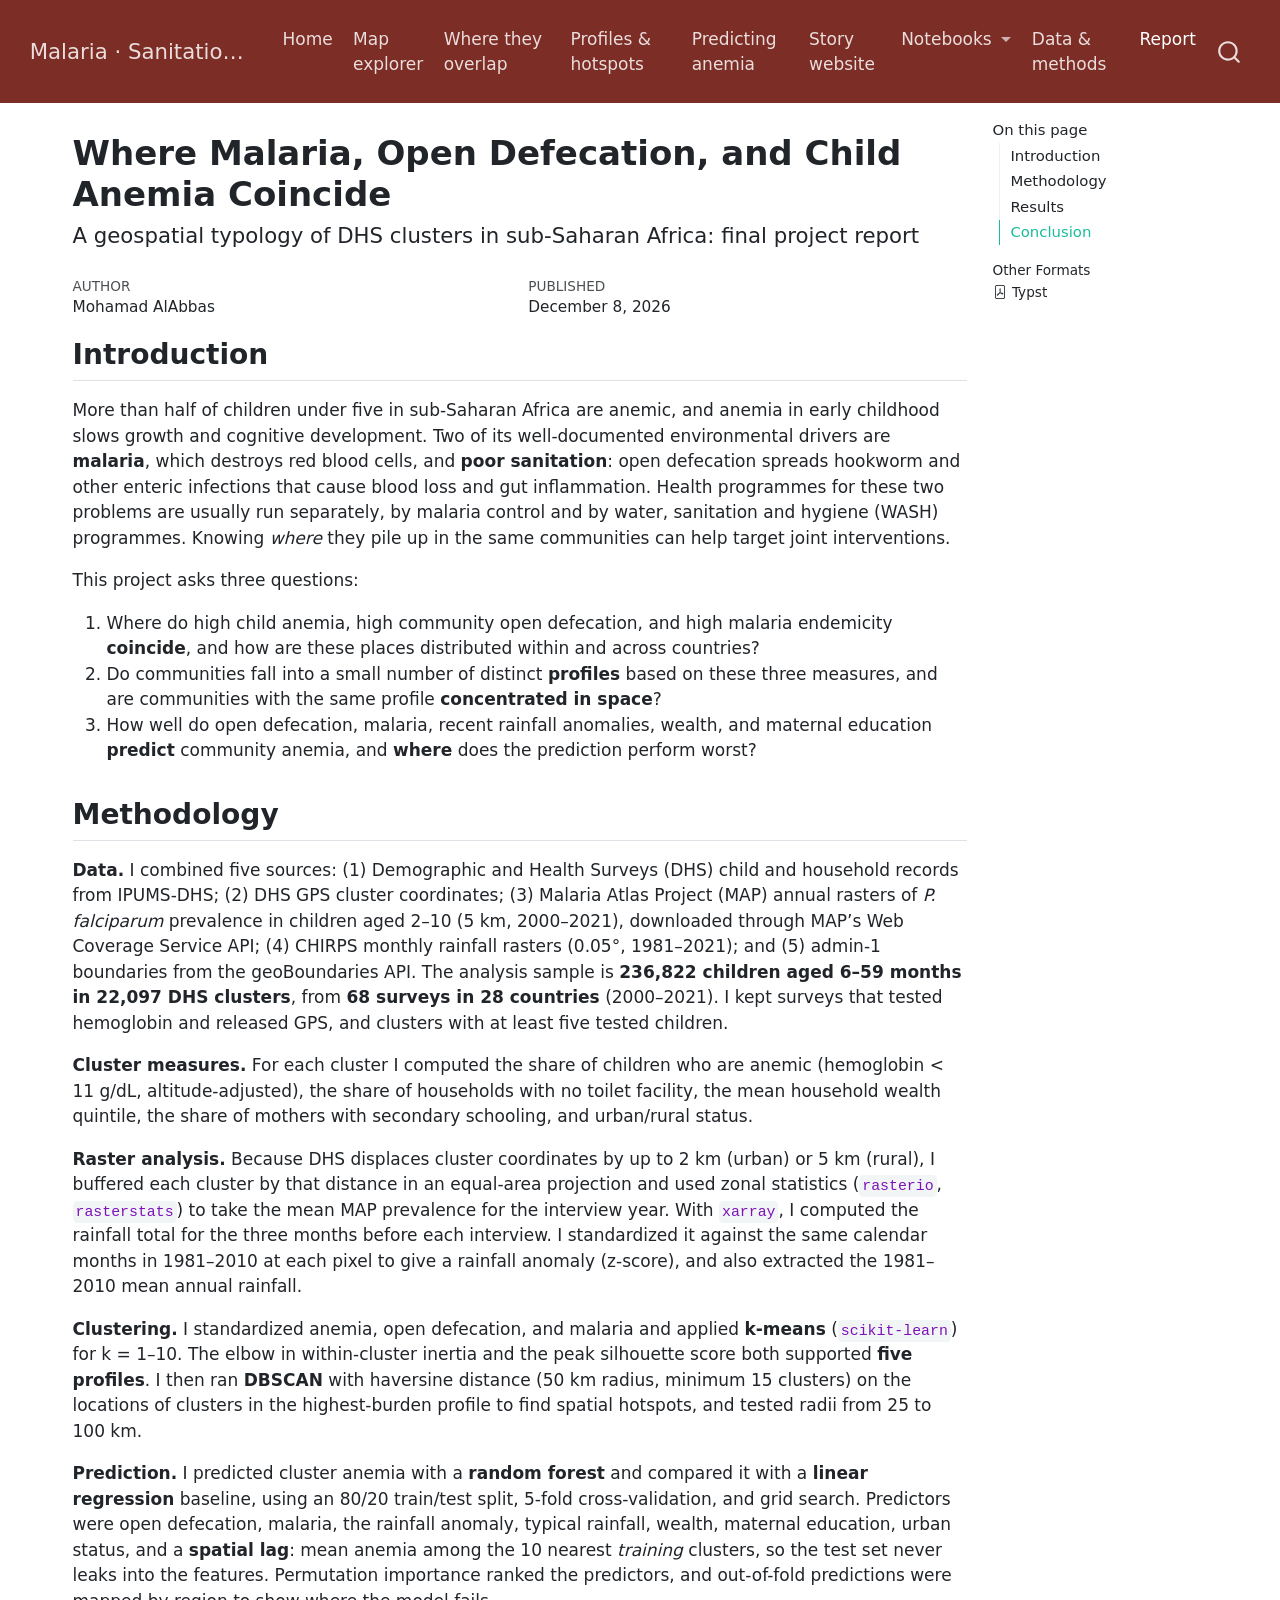
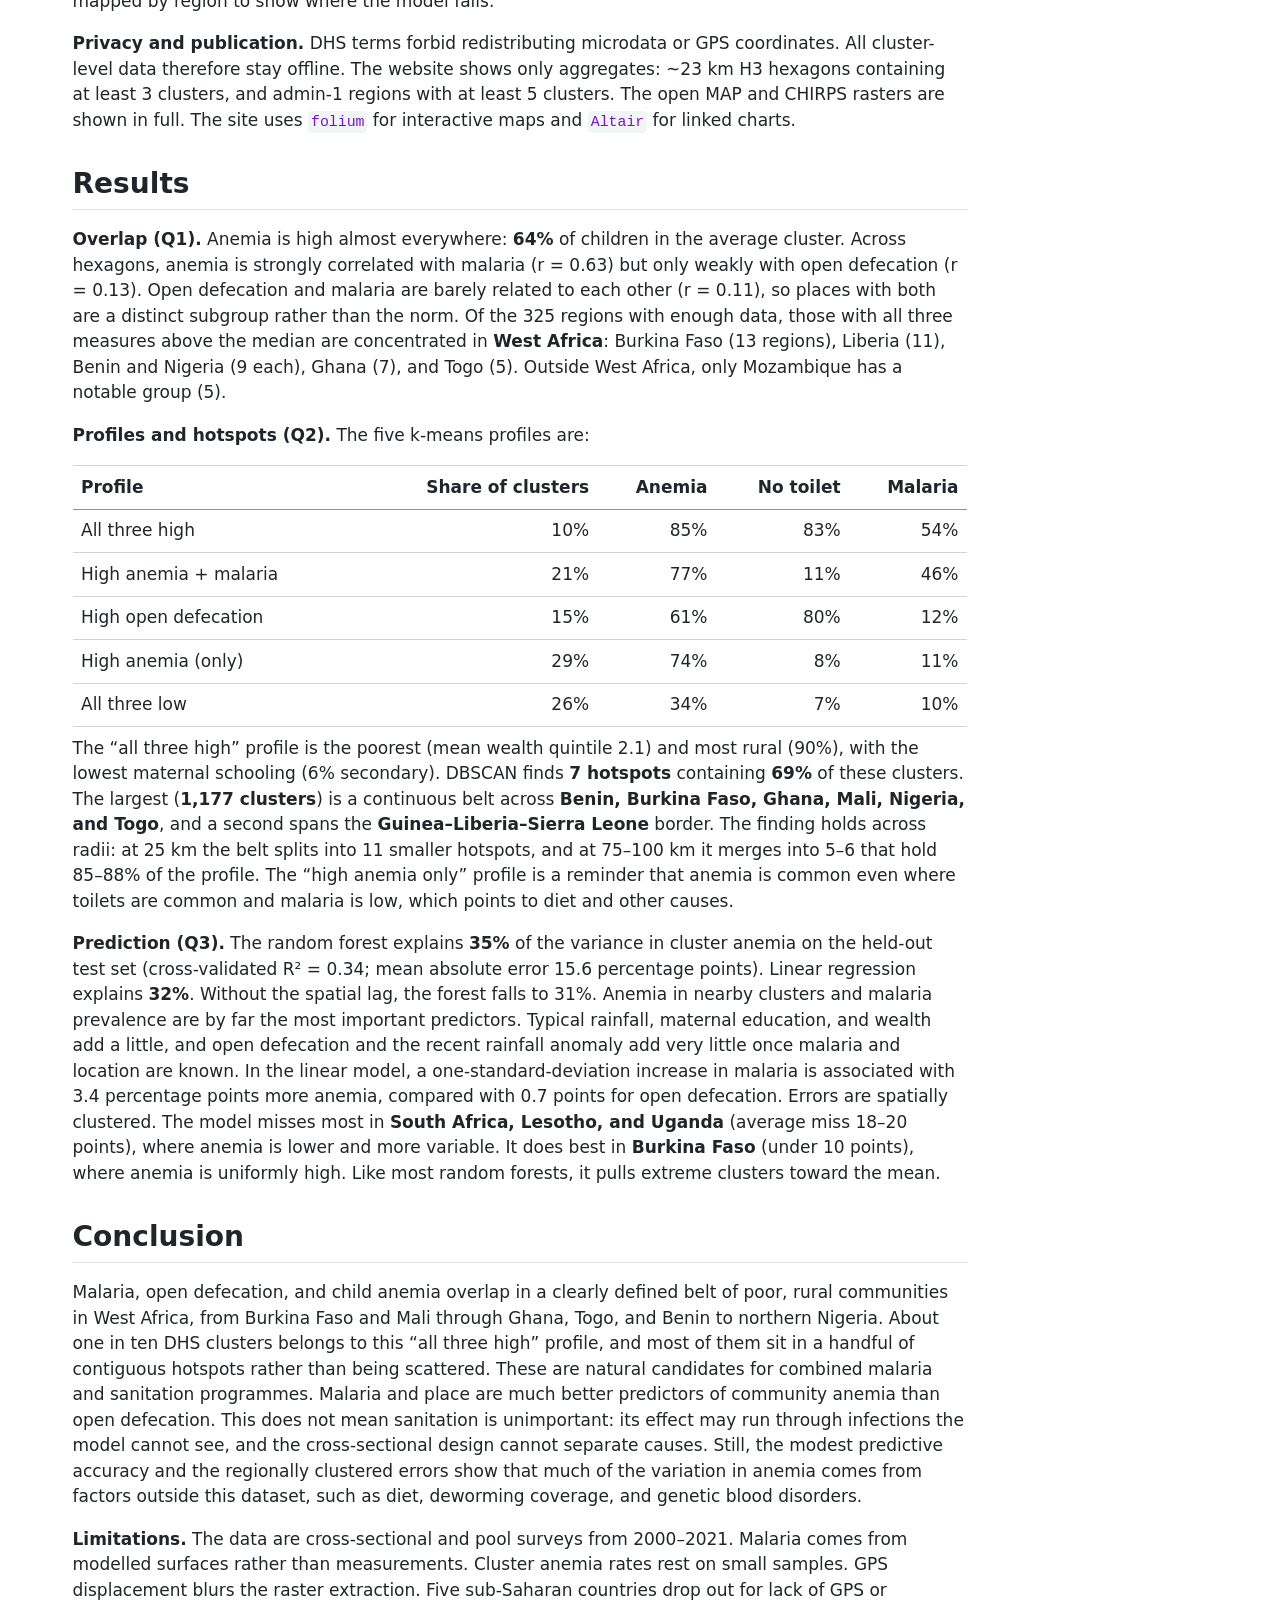
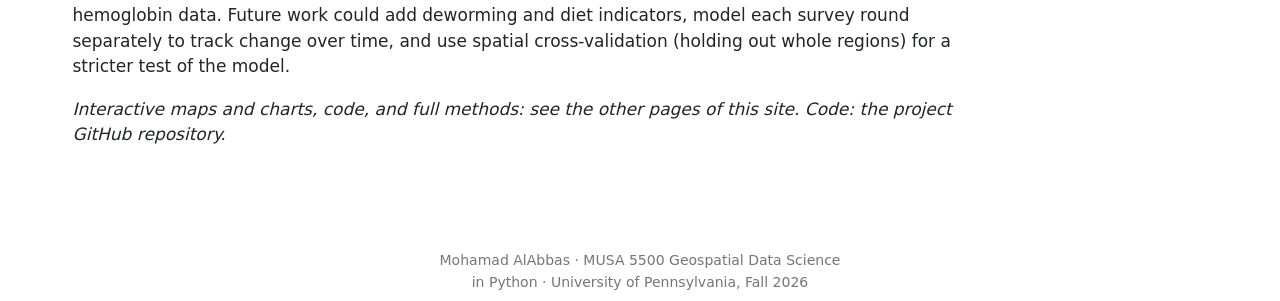
<file: docs/report.html>
<!DOCTYPE html>
<html xmlns="http://www.w3.org/1999/xhtml" lang="en" xml:lang="en"><head>

<meta charset="utf-8">
<meta name="generator" content="quarto-1.10.19">

<meta name="viewport" content="width=device-width, initial-scale=1.0, user-scalable=yes">

<meta name="author" content="Mohamad AlAbbas">
<meta name="dcterms.date" content="2026-12-08">

<title>Where Malaria, Open Defecation, and Child Anemia Coincide – Malaria · Sanitation · Anemia</title>
<style>
/* Default styles provided by pandoc.
** See https://pandoc.org/MANUAL.html#variables-for-html for config info.
*/
span.smallcaps{font-variant: small-caps;}
div.columns{display: flex; gap: 1.5em;}
div.column{flex: auto;}
@media screen {
div.columns{gap: min(4vw, 1.5em);}
div.column{overflow-x: auto;}
}
div.hanging-indent{margin-left: 1.5em; text-indent: -1.5em;}
ul.task-list{list-style: none;}
ul.task-list li input[type="checkbox"] {
  width: 0.8em;
  margin: 0 0.8em 0.2em -1em; /* quarto-specific, see https://github.com/quarto-dev/quarto-cli/issues/4556 */ 
  vertical-align: middle;
}
</style>


<script src="site_libs/quarto-nav/quarto-nav.js"></script>
<script src="site_libs/quarto-nav/headroom.min.js"></script>
<script src="site_libs/clipboard/clipboard.min.js"></script>
<script src="site_libs/quarto-search/autocomplete.umd.js"></script>
<script src="site_libs/quarto-search/fuse.min.js"></script>
<script src="site_libs/quarto-search/quarto-search.js"></script>
<meta name="quarto:offset" content="./">
<script src="site_libs/quarto-html/quarto.js" type="module"></script>
<script src="site_libs/quarto-html/tabsets/tabsets.js" type="module"></script>
<script src="site_libs/quarto-html/popper.min.js"></script>
<script src="site_libs/quarto-html/tippy.umd.min.js"></script>
<script src="site_libs/quarto-html/anchor.min.js"></script>
<link href="site_libs/quarto-html/tippy.css" rel="stylesheet">
<link href="site_libs/quarto-html/quarto-syntax-highlighting-bf27225e3a48a9273f3daa8f8e829971.css" rel="stylesheet" id="quarto-text-highlighting-styles">
<script src="site_libs/bootstrap/bootstrap.min.js"></script>
<link href="site_libs/bootstrap/bootstrap-icons.css" rel="stylesheet">
<link href="site_libs/bootstrap/bootstrap-9f3bd175c10802df2928bec4c6c0e599.min.css" rel="stylesheet" append-hash="true" id="quarto-bootstrap" data-mode="light">
<script id="quarto-search-options" type="application/json">{
  "location": "navbar",
  "copy-button": false,
  "collapse-after": 3,
  "panel-placement": "end",
  "type": "overlay",
  "limit": 50,
  "keyboard-shortcut": [
    "f",
    "/",
    "s"
  ],
  "show-item-context": false,
  "language": {
    "search-no-results-text": "No results",
    "search-matching-documents-text": "matching documents",
    "search-copy-link-title": "Copy link to search",
    "search-hide-matches-text": "Hide additional matches",
    "search-more-match-text": "more match in this document",
    "search-more-matches-text": "more matches in this document",
    "search-clear-button-title": "Clear",
    "search-text-placeholder": "",
    "search-detached-cancel-button-title": "Cancel",
    "search-submit-button-title": "Submit",
    "search-label": "Search"
  }
}</script>


</head>

<body class="nav-fixed quarto-light">

<div id="quarto-search-results"></div>
  <header id="quarto-header" class="headroom fixed-top">
    <nav class="navbar navbar-expand-lg " data-bs-theme="dark">
      <div class="navbar-container container-fluid">
      <div class="navbar-brand-container mx-auto">
    <a class="navbar-brand" href="./index.html">
    <span class="navbar-title">Malaria · Sanitation · Anemia</span>
    </a>
  </div>
            <div id="quarto-search" class="" title="Search"></div>
          <button class="navbar-toggler" type="button" data-bs-toggle="collapse" data-bs-target="#navbarCollapse" aria-controls="navbarCollapse" role="menu" aria-expanded="false" aria-label="Toggle navigation" onclick="if (window.quartoToggleHeadroom) { window.quartoToggleHeadroom(); }">
  <span class="navbar-toggler-icon"></span>
</button>
          <div class="collapse navbar-collapse" id="navbarCollapse">
            <ul class="navbar-nav navbar-nav-scroll me-auto">
  <li class="nav-item">
    <a class="nav-link" href="./index.html"> 
<span class="menu-text">Home</span></a>
  </li>  
  <li class="nav-item">
    <a class="nav-link" href="./explore.html"> 
<span class="menu-text">Map explorer</span></a>
  </li>  
  <li class="nav-item">
    <a class="nav-link" href="./overlap.html"> 
<span class="menu-text">Where they overlap</span></a>
  </li>  
  <li class="nav-item">
    <a class="nav-link" href="./profiles.html"> 
<span class="menu-text">Profiles &amp; hotspots</span></a>
  </li>  
  <li class="nav-item">
    <a class="nav-link" href="./model.html"> 
<span class="menu-text">Predicting anemia</span></a>
  </li>  
  <li class="nav-item">
    <a class="nav-link" href="./website/index.html"> 
<span class="menu-text">Story website</span></a>
  </li>  
  <li class="nav-item dropdown ">
    <a class="nav-link dropdown-toggle" href="#" id="nav-menu-notebooks" role="link" data-bs-toggle="dropdown" aria-expanded="false">
 <span class="menu-text">Notebooks</span>
    </a>
    <ul class="dropdown-menu" aria-labelledby="nav-menu-notebooks">    
        <li>
    <a class="dropdown-item" href="./analysis/01_build_clusters.html">
 <span class="dropdown-text">1 · Build the cluster table</span></a>
  </li>  
        <li>
    <a class="dropdown-item" href="./analysis/02_raster_features.html">
 <span class="dropdown-text">2 · Raster analysis (malaria, rainfall)</span></a>
  </li>  
        <li>
    <a class="dropdown-item" href="./analysis/03_download_boundaries.html">
 <span class="dropdown-text">3 · Region boundaries (API)</span></a>
  </li>  
        <li>
    <a class="dropdown-item" href="./analysis/04_profiles_hotspots.html">
 <span class="dropdown-text">4 · k-means profiles &amp; DBSCAN hotspots</span></a>
  </li>  
        <li>
    <a class="dropdown-item" href="./analysis/05_predict_anemia.html">
 <span class="dropdown-text">5 · Predicting anemia (ML)</span></a>
  </li>  
        <li>
    <a class="dropdown-item" href="./analysis/06_public_outputs.html">
 <span class="dropdown-text">6 · Privacy-safe exports</span></a>
  </li>  
    </ul>
  </li>
  <li class="nav-item">
    <a class="nav-link" href="./methods.html"> 
<span class="menu-text">Data &amp; methods</span></a>
  </li>  
  <li class="nav-item">
    <a class="nav-link active" href="./report.html" aria-current="page"> 
<span class="menu-text">Report</span></a>
  </li>  
</ul>
          </div> <!-- /navcollapse -->
            <div class="quarto-navbar-tools">
</div>
      </div> <!-- /container-fluid -->
    </nav>
</header>
<!-- content -->
<div id="quarto-content" class="quarto-container page-columns page-rows-contents page-layout-full page-navbar">
<!-- sidebar -->
<!-- margin-sidebar -->
    <div id="quarto-margin-sidebar" class="sidebar margin-sidebar">
        <nav id="TOC" role="doc-toc" class="toc-active">
    <h2 id="toc-title">On this page</h2>
   
  <ul>
  <li><a href="#introduction" id="toc-introduction" class="nav-link active" data-scroll-target="#introduction">Introduction</a></li>
  <li><a href="#methodology" id="toc-methodology" class="nav-link" data-scroll-target="#methodology">Methodology</a></li>
  <li><a href="#results" id="toc-results" class="nav-link" data-scroll-target="#results">Results</a></li>
  <li><a href="#conclusion" id="toc-conclusion" class="nav-link" data-scroll-target="#conclusion">Conclusion</a></li>
  </ul>
<div class="quarto-alternate-formats"><h2>Other Formats</h2><ul><li><a href="report.pdf"><i class="bi bi-file-pdf"></i>Typst</a></li></ul></div></nav>
    </div>
<!-- main -->
<main class="content column-page-left" id="quarto-document-content">

<header id="title-block-header" class="quarto-title-block default">
<div class="quarto-title">
<h1 class="title">Where Malaria, Open Defecation, and Child Anemia Coincide</h1>
<p class="subtitle lead">A geospatial typology of DHS clusters in sub-Saharan Africa: final project report</p>
</div>



<div class="quarto-title-meta column-page-left">

    <div>
    <div class="quarto-title-meta-heading">Author</div>
    <div class="quarto-title-meta-contents">
             <p>Mohamad AlAbbas </p>
          </div>
  </div>
    
    <div>
    <div class="quarto-title-meta-heading">Published</div>
    <div class="quarto-title-meta-contents">
      <p class="date">December 8, 2026</p>
    </div>
  </div>
  
    
  </div>
  


</header>


<section id="introduction" class="level2">
<h2 class="anchored" data-anchor-id="introduction">Introduction</h2>
<p>More than half of children under five in sub-Saharan Africa are anemic, and anemia in early childhood slows growth and cognitive development. Two of its well-documented environmental drivers are <strong>malaria</strong>, which destroys red blood cells, and <strong>poor sanitation</strong>: open defecation spreads hookworm and other enteric infections that cause blood loss and gut inflammation. Health programmes for these two problems are usually run separately, by malaria control and by water, sanitation and hygiene (WASH) programmes. Knowing <em>where</em> they pile up in the same communities can help target joint interventions.</p>
<p>This project asks three questions:</p>
<ol type="1">
<li>Where do high child anemia, high community open defecation, and high malaria endemicity <strong>coincide</strong>, and how are these places distributed within and across countries?</li>
<li>Do communities fall into a small number of distinct <strong>profiles</strong> based on these three measures, and are communities with the same profile <strong>concentrated in space</strong>?</li>
<li>How well do open defecation, malaria, recent rainfall anomalies, wealth, and maternal education <strong>predict</strong> community anemia, and <strong>where</strong> does the prediction perform worst?</li>
</ol>
</section>
<section id="methodology" class="level2">
<h2 class="anchored" data-anchor-id="methodology">Methodology</h2>
<p><strong>Data.</strong> I combined five sources: (1) Demographic and Health Surveys (DHS) child and household records from IPUMS-DHS; (2) DHS GPS cluster coordinates; (3) Malaria Atlas Project (MAP) annual rasters of <em>P. falciparum</em> prevalence in children aged 2–10 (5 km, 2000–2021), downloaded through MAP’s Web Coverage Service API; (4) CHIRPS monthly rainfall rasters (0.05°, 1981–2021); and (5) admin-1 boundaries from the geoBoundaries API. The analysis sample is <strong>236,822 children aged 6–59 months in 22,097 DHS clusters</strong>, from <strong>68 surveys in 28 countries</strong> (2000–2021). I kept surveys that tested hemoglobin and released GPS, and clusters with at least five tested children.</p>
<p><strong>Cluster measures.</strong> For each cluster I computed the share of children who are anemic (hemoglobin &lt; 11 g/dL, altitude-adjusted), the share of households with no toilet facility, the mean household wealth quintile, the share of mothers with secondary schooling, and urban/rural status.</p>
<p><strong>Raster analysis.</strong> Because DHS displaces cluster coordinates by up to 2 km (urban) or 5 km (rural), I buffered each cluster by that distance in an equal-area projection and used zonal statistics (<code>rasterio</code>, <code>rasterstats</code>) to take the mean MAP prevalence for the interview year. With <code>xarray</code>, I computed the rainfall total for the three months before each interview. I standardized it against the same calendar months in 1981–2010 at each pixel to give a rainfall anomaly (z-score), and also extracted the 1981–2010 mean annual rainfall.</p>
<p><strong>Clustering.</strong> I standardized anemia, open defecation, and malaria and applied <strong>k-means</strong> (<code>scikit-learn</code>) for k = 1–10. The elbow in within-cluster inertia and the peak silhouette score both supported <strong>five profiles</strong>. I then ran <strong>DBSCAN</strong> with haversine distance (50 km radius, minimum 15 clusters) on the locations of clusters in the highest-burden profile to find spatial hotspots, and tested radii from 25 to 100 km.</p>
<p><strong>Prediction.</strong> I predicted cluster anemia with a <strong>random forest</strong> and compared it with a <strong>linear regression</strong> baseline, using an 80/20 train/test split, 5-fold cross-validation, and grid search. Predictors were open defecation, malaria, the rainfall anomaly, typical rainfall, wealth, maternal education, urban status, and a <strong>spatial lag</strong>: mean anemia among the 10 nearest <em>training</em> clusters, so the test set never leaks into the features. Permutation importance ranked the predictors, and out-of-fold predictions were mapped by region to show where the model fails.</p>
<p><strong>Privacy and publication.</strong> DHS terms forbid redistributing microdata or GPS coordinates. All cluster-level data therefore stay offline. The website shows only aggregates: ~23 km H3 hexagons containing at least 3 clusters, and admin-1 regions with at least 5 clusters. The open MAP and CHIRPS rasters are shown in full. The site uses <code>folium</code> for interactive maps and <code>Altair</code> for linked charts.</p>
</section>
<section id="results" class="level2">
<h2 class="anchored" data-anchor-id="results">Results</h2>
<p><strong>Overlap (Q1).</strong> Anemia is high almost everywhere: <strong>64%</strong> of children in the average cluster. Across hexagons, anemia is strongly correlated with malaria (r = 0.63) but only weakly with open defecation (r = 0.13). Open defecation and malaria are barely related to each other (r = 0.11), so places with both are a distinct subgroup rather than the norm. Of the 325 regions with enough data, those with all three measures above the median are concentrated in <strong>West Africa</strong>: Burkina Faso (13 regions), Liberia (11), Benin and Nigeria (9 each), Ghana (7), and Togo (5). Outside West Africa, only Mozambique has a notable group (5).</p>
<p><strong>Profiles and hotspots (Q2).</strong> The five k-means profiles are:</p>
<table class="caption-top table">
<thead>
<tr class="header">
<th>Profile</th>
<th style="text-align: right;">Share of clusters</th>
<th style="text-align: right;">Anemia</th>
<th style="text-align: right;">No toilet</th>
<th style="text-align: right;">Malaria</th>
</tr>
</thead>
<tbody>
<tr class="odd">
<td>All three high</td>
<td style="text-align: right;">10%</td>
<td style="text-align: right;">85%</td>
<td style="text-align: right;">83%</td>
<td style="text-align: right;">54%</td>
</tr>
<tr class="even">
<td>High anemia + malaria</td>
<td style="text-align: right;">21%</td>
<td style="text-align: right;">77%</td>
<td style="text-align: right;">11%</td>
<td style="text-align: right;">46%</td>
</tr>
<tr class="odd">
<td>High open defecation</td>
<td style="text-align: right;">15%</td>
<td style="text-align: right;">61%</td>
<td style="text-align: right;">80%</td>
<td style="text-align: right;">12%</td>
</tr>
<tr class="even">
<td>High anemia (only)</td>
<td style="text-align: right;">29%</td>
<td style="text-align: right;">74%</td>
<td style="text-align: right;">8%</td>
<td style="text-align: right;">11%</td>
</tr>
<tr class="odd">
<td>All three low</td>
<td style="text-align: right;">26%</td>
<td style="text-align: right;">34%</td>
<td style="text-align: right;">7%</td>
<td style="text-align: right;">10%</td>
</tr>
</tbody>
</table>
<p>The “all three high” profile is the poorest (mean wealth quintile 2.1) and most rural (90%), with the lowest maternal schooling (6% secondary). DBSCAN finds <strong>7 hotspots</strong> containing <strong>69%</strong> of these clusters. The largest (<strong>1,177 clusters</strong>) is a continuous belt across <strong>Benin, Burkina Faso, Ghana, Mali, Nigeria, and Togo</strong>, and a second spans the <strong>Guinea–Liberia–Sierra Leone</strong> border. The finding holds across radii: at 25 km the belt splits into 11 smaller hotspots, and at 75–100 km it merges into 5–6 that hold 85–88% of the profile. The “high anemia only” profile is a reminder that anemia is common even where toilets are common and malaria is low, which points to diet and other causes.</p>
<p><strong>Prediction (Q3).</strong> The random forest explains <strong>35%</strong> of the variance in cluster anemia on the held-out test set (cross-validated R² = 0.34; mean absolute error 15.6 percentage points). Linear regression explains <strong>32%</strong>. Without the spatial lag, the forest falls to 31%. Anemia in nearby clusters and malaria prevalence are by far the most important predictors. Typical rainfall, maternal education, and wealth add a little, and open defecation and the recent rainfall anomaly add very little once malaria and location are known. In the linear model, a one-standard-deviation increase in malaria is associated with 3.4 percentage points more anemia, compared with 0.7 points for open defecation. Errors are spatially clustered. The model misses most in <strong>South Africa, Lesotho, and Uganda</strong> (average miss 18–20 points), where anemia is lower and more variable. It does best in <strong>Burkina Faso</strong> (under 10 points), where anemia is uniformly high. Like most random forests, it pulls extreme clusters toward the mean.</p>
</section>
<section id="conclusion" class="level2">
<h2 class="anchored" data-anchor-id="conclusion">Conclusion</h2>
<p>Malaria, open defecation, and child anemia overlap in a clearly defined belt of poor, rural communities in West Africa, from Burkina Faso and Mali through Ghana, Togo, and Benin to northern Nigeria. About one in ten DHS clusters belongs to this “all three high” profile, and most of them sit in a handful of contiguous hotspots rather than being scattered. These are natural candidates for combined malaria and sanitation programmes. Malaria and place are much better predictors of community anemia than open defecation. This does not mean sanitation is unimportant: its effect may run through infections the model cannot see, and the cross-sectional design cannot separate causes. Still, the modest predictive accuracy and the regionally clustered errors show that much of the variation in anemia comes from factors outside this dataset, such as diet, deworming coverage, and genetic blood disorders.</p>
<p><strong>Limitations.</strong> The data are cross-sectional and pool surveys from 2000–2021. Malaria comes from modelled surfaces rather than measurements. Cluster anemia rates rest on small samples. GPS displacement blurs the raster extraction. Five sub-Saharan countries drop out for lack of GPS or hemoglobin data. Future work could add deworming and diet indicators, model each survey round separately to track change over time, and use spatial cross-validation (holding out whole regions) for a stricter test of the model.</p>
<p><em>Interactive maps and charts, code, and full methods: see the other pages of this site. Code: the project GitHub repository.</em></p>


</section>

</main> <!-- /main -->
<script id="quarto-html-after-body" type="application/javascript">
  window.document.addEventListener("DOMContentLoaded", function (event) {
    const icon = "";
    const anchorJS = new window.AnchorJS();
    anchorJS.options = {
      placement: 'right',
      icon: icon
    };
    anchorJS.add('.anchored');
    const isCodeAnnotation = (el) => {
      for (const clz of el.classList) {
        if (clz.startsWith('code-annotation-')) {                     
          return true;
        }
      }
      return false;
    }
    const onCopySuccess = function(e) {
      // button target
      const button = e.trigger;
      // don't keep focus
      button.blur();
      // flash "checked"
      button.classList.add('code-copy-button-checked');
      var currentTitle = button.getAttribute("title");
      button.setAttribute("title", "Copied!");
      let tooltip;
      if (window.bootstrap) {
        button.setAttribute("data-bs-toggle", "tooltip");
        button.setAttribute("data-bs-placement", "left");
        button.setAttribute("data-bs-title", "Copied!");
        tooltip = new bootstrap.Tooltip(button, 
          { trigger: "manual", 
            customClass: "code-copy-button-tooltip",
            offset: [0, -8]});
        tooltip.show();    
      }
      setTimeout(function() {
        if (tooltip) {
          tooltip.hide();
          button.removeAttribute("data-bs-title");
          button.removeAttribute("data-bs-toggle");
          button.removeAttribute("data-bs-placement");
        }
        button.setAttribute("title", currentTitle);
        button.classList.remove('code-copy-button-checked');
      }, 1000);
      // clear code selection
      e.clearSelection();
    }
    const getTextToCopy = function(trigger) {
      const outerScaffold = trigger.parentElement.cloneNode(true);
      const codeEl = outerScaffold.querySelector('code');
      for (const childEl of codeEl.children) {
        if (isCodeAnnotation(childEl)) {
          childEl.remove();
        }
      }
      return codeEl.innerText;
    }
    const clipboard = new window.ClipboardJS('.code-copy-button:not([data-in-quarto-modal])', {
      text: getTextToCopy
    });
    clipboard.on('success', onCopySuccess);
    if (window.document.getElementById('quarto-embedded-source-code-modal')) {
      const clipboardModal = new window.ClipboardJS('.code-copy-button[data-in-quarto-modal]', {
        text: getTextToCopy,
        container: window.document.getElementById('quarto-embedded-source-code-modal')
      });
      clipboardModal.on('success', onCopySuccess);
    }
      var localhostRegex = new RegExp(/^(?:http|https):\/\/localhost\:?[0-9]*\//);
      var mailtoRegex = new RegExp(/^mailto:/);
        var filterRegex = new RegExp('/' + window.location.host + '/');
      var isInternal = (href) => {
          return filterRegex.test(href) || localhostRegex.test(href) || mailtoRegex.test(href);
      }
      // Inspect non-navigation links and adorn them if external
     var links = window.document.querySelectorAll('a[href]:not(.nav-link):not(.navbar-brand):not(.toc-action):not(.sidebar-link):not(.sidebar-item-toggle):not(.pagination-link):not(.no-external):not([aria-hidden]):not(.dropdown-item):not(.quarto-navigation-tool):not(.about-link)');
      for (var i=0; i<links.length; i++) {
        const link = links[i];
        if (!isInternal(link.href)) {
          // undo the damage that might have been done by quarto-nav.js in the case of
          // links that we want to consider external
          if (link.dataset.originalHref !== undefined) {
            link.href = link.dataset.originalHref;
          }
        }
      }
    function tippyHover(el, contentFn, onTriggerFn, onUntriggerFn) {
      const config = {
        allowHTML: true,
        maxWidth: 500,
        delay: 100,
        arrow: false,
        appendTo: function(el) {
            return el.parentElement;
        },
        interactive: true,
        interactiveBorder: 10,
        theme: 'quarto',
        placement: 'bottom-start',
      };
      if (contentFn) {
        config.content = contentFn;
      }
      if (onTriggerFn) {
        config.onTrigger = onTriggerFn;
      }
      if (onUntriggerFn) {
        config.onUntrigger = onUntriggerFn;
      }
      window.tippy(el, config); 
    }
    const noterefs = window.document.querySelectorAll('a[role="doc-noteref"]');
    for (var i=0; i<noterefs.length; i++) {
      const ref = noterefs[i];
      tippyHover(ref, function() {
        // use id or data attribute instead here
        let href = ref.getAttribute('data-footnote-href') || ref.getAttribute('href');
        try { href = new URL(href).hash; } catch {}
        const id = href.replace(/^#\/?/, "");
        const note = window.document.getElementById(id);
        if (note) {
          return note.innerHTML;
        } else {
          return "";
        }
      });
    }
    const xrefs = window.document.querySelectorAll('a.quarto-xref');
    const processXRef = (id, note) => {
      // Strip column container classes
      const stripColumnClz = (el) => {
        el.classList.remove("page-full", "page-columns");
        if (el.children) {
          for (const child of el.children) {
            stripColumnClz(child);
          }
        }
      }
      stripColumnClz(note)
      if (id === null || id.startsWith('sec-')) {
        // Special case sections, only their first couple elements
        const container = document.createElement("div");
        if (note.children && note.children.length > 2) {
          container.appendChild(note.children[0].cloneNode(true));
          for (let i = 1; i < note.children.length; i++) {
            const child = note.children[i];
            if (child.tagName === "P" && child.innerText === "") {
              continue;
            } else {
              container.appendChild(child.cloneNode(true));
              break;
            }
          }
          if (window.Quarto?.typesetMath) {
            window.Quarto.typesetMath(container);
          }
          return container.innerHTML
        } else {
          if (window.Quarto?.typesetMath) {
            window.Quarto.typesetMath(note);
          }
          return note.innerHTML;
        }
      } else {
        // Remove any anchor links if they are present
        const anchorLink = note.querySelector('a.anchorjs-link');
        if (anchorLink) {
          anchorLink.remove();
        }
        if (window.Quarto?.typesetMath) {
          window.Quarto.typesetMath(note);
        }
        if (note.classList.contains("callout")) {
          return note.outerHTML;
        } else {
          return note.innerHTML;
        }
      }
    }
    for (var i=0; i<xrefs.length; i++) {
      const xref = xrefs[i];
      tippyHover(xref, undefined, function(instance) {
        instance.disable();
        let url = xref.getAttribute('href');
        let hash = undefined; 
        if (url.startsWith('#')) {
          hash = url;
        } else {
          try { hash = new URL(url).hash; } catch {}
        }
        if (hash) {
          const id = hash.replace(/^#\/?/, "");
          const note = window.document.getElementById(id);
          if (note !== null) {
            try {
              const html = processXRef(id, note.cloneNode(true));
              instance.setContent(html);
            } finally {
              instance.enable();
              instance.show();
            }
          } else {
            // See if we can fetch this
            fetch(url.split('#')[0])
            .then(res => res.text())
            .then(html => {
              const parser = new DOMParser();
              const htmlDoc = parser.parseFromString(html, "text/html");
              const note = htmlDoc.getElementById(id);
              if (note !== null) {
                const html = processXRef(id, note);
                instance.setContent(html);
              } 
            }).finally(() => {
              instance.enable();
              instance.show();
            });
          }
        } else {
          // See if we can fetch a full url (with no hash to target)
          // This is a special case and we should probably do some content thinning / targeting
          fetch(url)
          .then(res => res.text())
          .then(html => {
            const parser = new DOMParser();
            const htmlDoc = parser.parseFromString(html, "text/html");
            const note = htmlDoc.querySelector('main.content');
            if (note !== null) {
              // This should only happen for chapter cross references
              // (since there is no id in the URL)
              // remove the first header
              if (note.children.length > 0 && note.children[0].tagName === "HEADER") {
                note.children[0].remove();
              }
              const html = processXRef(null, note);
              instance.setContent(html);
            } 
          }).finally(() => {
            instance.enable();
            instance.show();
          });
        }
      }, function(instance) {
      });
    }
        let selectedAnnoteEl;
        const selectorForAnnotation = ( cell, annotation) => {
          let cellAttr = 'data-code-cell="' + cell + '"';
          let lineAttr = 'data-code-annotation="' +  annotation + '"';
          const selector = 'span[' + cellAttr + '][' + lineAttr + ']';
          return selector;
        }
        const selectCodeLines = (annoteEl) => {
          const doc = window.document;
          const targetCell = annoteEl.getAttribute("data-target-cell");
          const targetAnnotation = annoteEl.getAttribute("data-target-annotation");
          const annoteSpan = window.document.querySelector(selectorForAnnotation(targetCell, targetAnnotation));
          const lines = annoteSpan.getAttribute("data-code-lines").split(",");
          const lineIds = lines.map((line) => {
            return targetCell + "-" + line;
          })
          let top = null;
          let height = null;
          let parent = null;
          if (lineIds.length > 0) {
              //compute the position of the single el (top and bottom and make a div)
              const el = window.document.getElementById(lineIds[0]);
              top = el.offsetTop;
              height = el.offsetHeight;
              parent = el.parentElement.parentElement;
            if (lineIds.length > 1) {
              const lastEl = window.document.getElementById(lineIds[lineIds.length - 1]);
              const bottom = lastEl.offsetTop + lastEl.offsetHeight;
              height = bottom - top;
            }
            if (top !== null && height !== null && parent !== null) {
              // cook up a div (if necessary) and position it 
              let div = window.document.getElementById("code-annotation-line-highlight");
              if (div === null) {
                div = window.document.createElement("div");
                div.setAttribute("id", "code-annotation-line-highlight");
                div.style.position = 'absolute';
                parent.appendChild(div);
              }
              div.style.top = top - 2 + "px";
              div.style.height = height + 4 + "px";
              div.style.left = 0;
              let gutterDiv = window.document.getElementById("code-annotation-line-highlight-gutter");
              if (gutterDiv === null) {
                gutterDiv = window.document.createElement("div");
                gutterDiv.setAttribute("id", "code-annotation-line-highlight-gutter");
                gutterDiv.style.position = 'absolute';
                const codeCell = window.document.getElementById(targetCell);
                const gutter = codeCell.querySelector('.code-annotation-gutter');
                gutter.appendChild(gutterDiv);
              }
              gutterDiv.style.top = top - 2 + "px";
              gutterDiv.style.height = height + 4 + "px";
            }
            selectedAnnoteEl = annoteEl;
          }
        };
        const unselectCodeLines = () => {
          const elementsIds = ["code-annotation-line-highlight", "code-annotation-line-highlight-gutter"];
          elementsIds.forEach((elId) => {
            const div = window.document.getElementById(elId);
            if (div) {
              div.remove();
            }
          });
          selectedAnnoteEl = undefined;
        };
          // Handle positioning of the toggle
      window.addEventListener(
        "resize",
        throttle(() => {
          elRect = undefined;
          if (selectedAnnoteEl) {
            selectCodeLines(selectedAnnoteEl);
          }
        }, 10)
      );
      function throttle(fn, ms) {
      let throttle = false;
      let timer;
        return (...args) => {
          if(!throttle) { // first call gets through
              fn.apply(this, args);
              throttle = true;
          } else { // all the others get throttled
              if(timer) clearTimeout(timer); // cancel #2
              timer = setTimeout(() => {
                fn.apply(this, args);
                timer = throttle = false;
              }, ms);
          }
        };
      }
        // Attach click handler to the DT
        const annoteDls = window.document.querySelectorAll('dt[data-target-cell]');
        for (const annoteDlNode of annoteDls) {
          annoteDlNode.addEventListener('click', (event) => {
            const clickedEl = event.target;
            if (clickedEl !== selectedAnnoteEl) {
              unselectCodeLines();
              const activeEl = window.document.querySelector('dt[data-target-cell].code-annotation-active');
              if (activeEl) {
                activeEl.classList.remove('code-annotation-active');
              }
              selectCodeLines(clickedEl);
              clickedEl.classList.add('code-annotation-active');
            } else {
              // Unselect the line
              unselectCodeLines();
              clickedEl.classList.remove('code-annotation-active');
            }
          });
        }
    const findCites = (el) => {
      const parentEl = el.parentElement;
      if (parentEl) {
        const cites = parentEl.dataset.cites;
        if (cites) {
          return {
            el,
            cites: cites.split(' ')
          };
        } else {
          return findCites(el.parentElement)
        }
      } else {
        return undefined;
      }
    };
    var bibliorefs = window.document.querySelectorAll('a[role="doc-biblioref"]');
    for (var i=0; i<bibliorefs.length; i++) {
      const ref = bibliorefs[i];
      const citeInfo = findCites(ref);
      if (citeInfo) {
        tippyHover(citeInfo.el, function() {
          var popup = window.document.createElement('div');
          citeInfo.cites.forEach(function(cite) {
            var citeDiv = window.document.createElement('div');
            citeDiv.classList.add('hanging-indent');
            citeDiv.classList.add('csl-entry');
            var biblioDiv = window.document.getElementById('ref-' + cite);
            if (biblioDiv) {
              citeDiv.innerHTML = biblioDiv.innerHTML;
            }
            popup.appendChild(citeDiv);
          });
          return popup.innerHTML;
        });
      }
    }
  });
  </script>
</div> <!-- /content -->
<footer class="footer">
  <div class="nav-footer">
    <div class="nav-footer-left">
      &nbsp;
    </div>   
    <div class="nav-footer-center">
<p>Mohamad AlAbbas · MUSA 5500 Geospatial Data Science in Python · University of Pennsylvania, Fall 2026</p>
</div>
    <div class="nav-footer-right">
      &nbsp;
    </div>
  </div>
</footer>




</body></html>
</file>
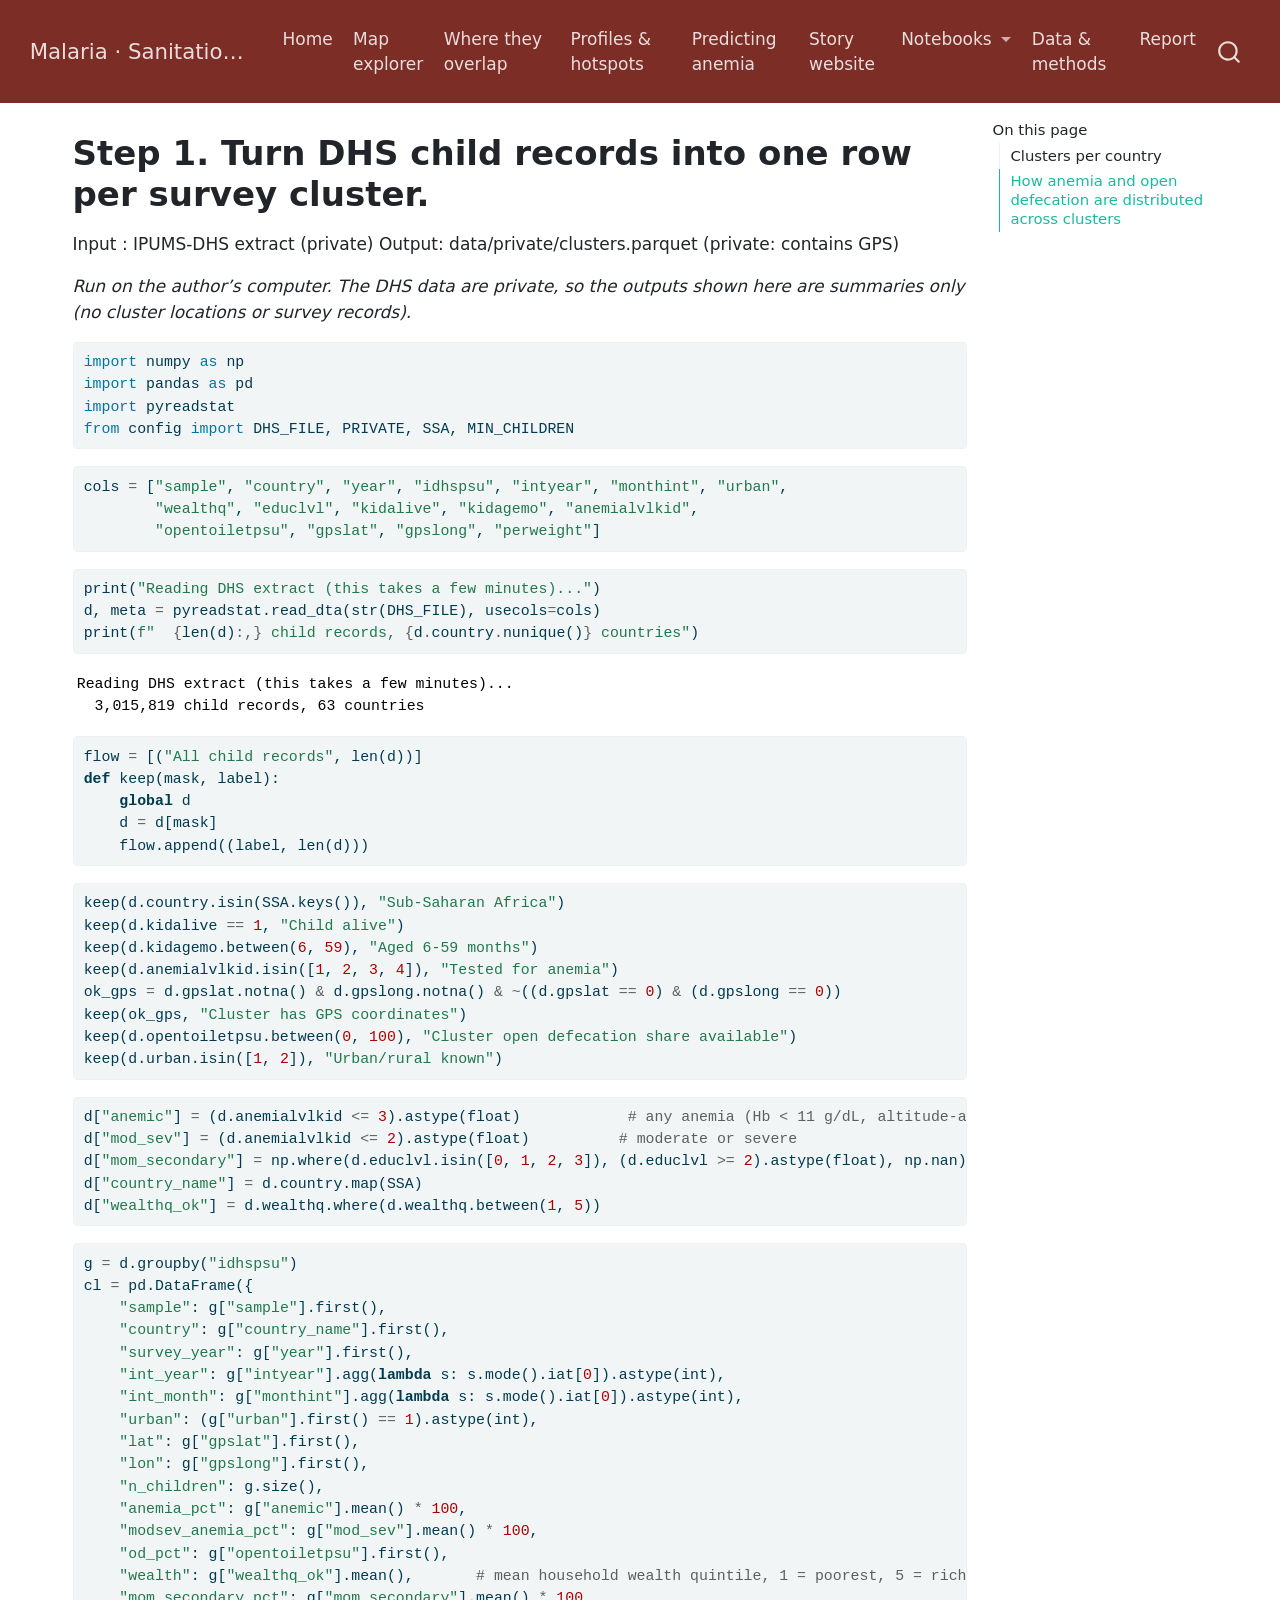
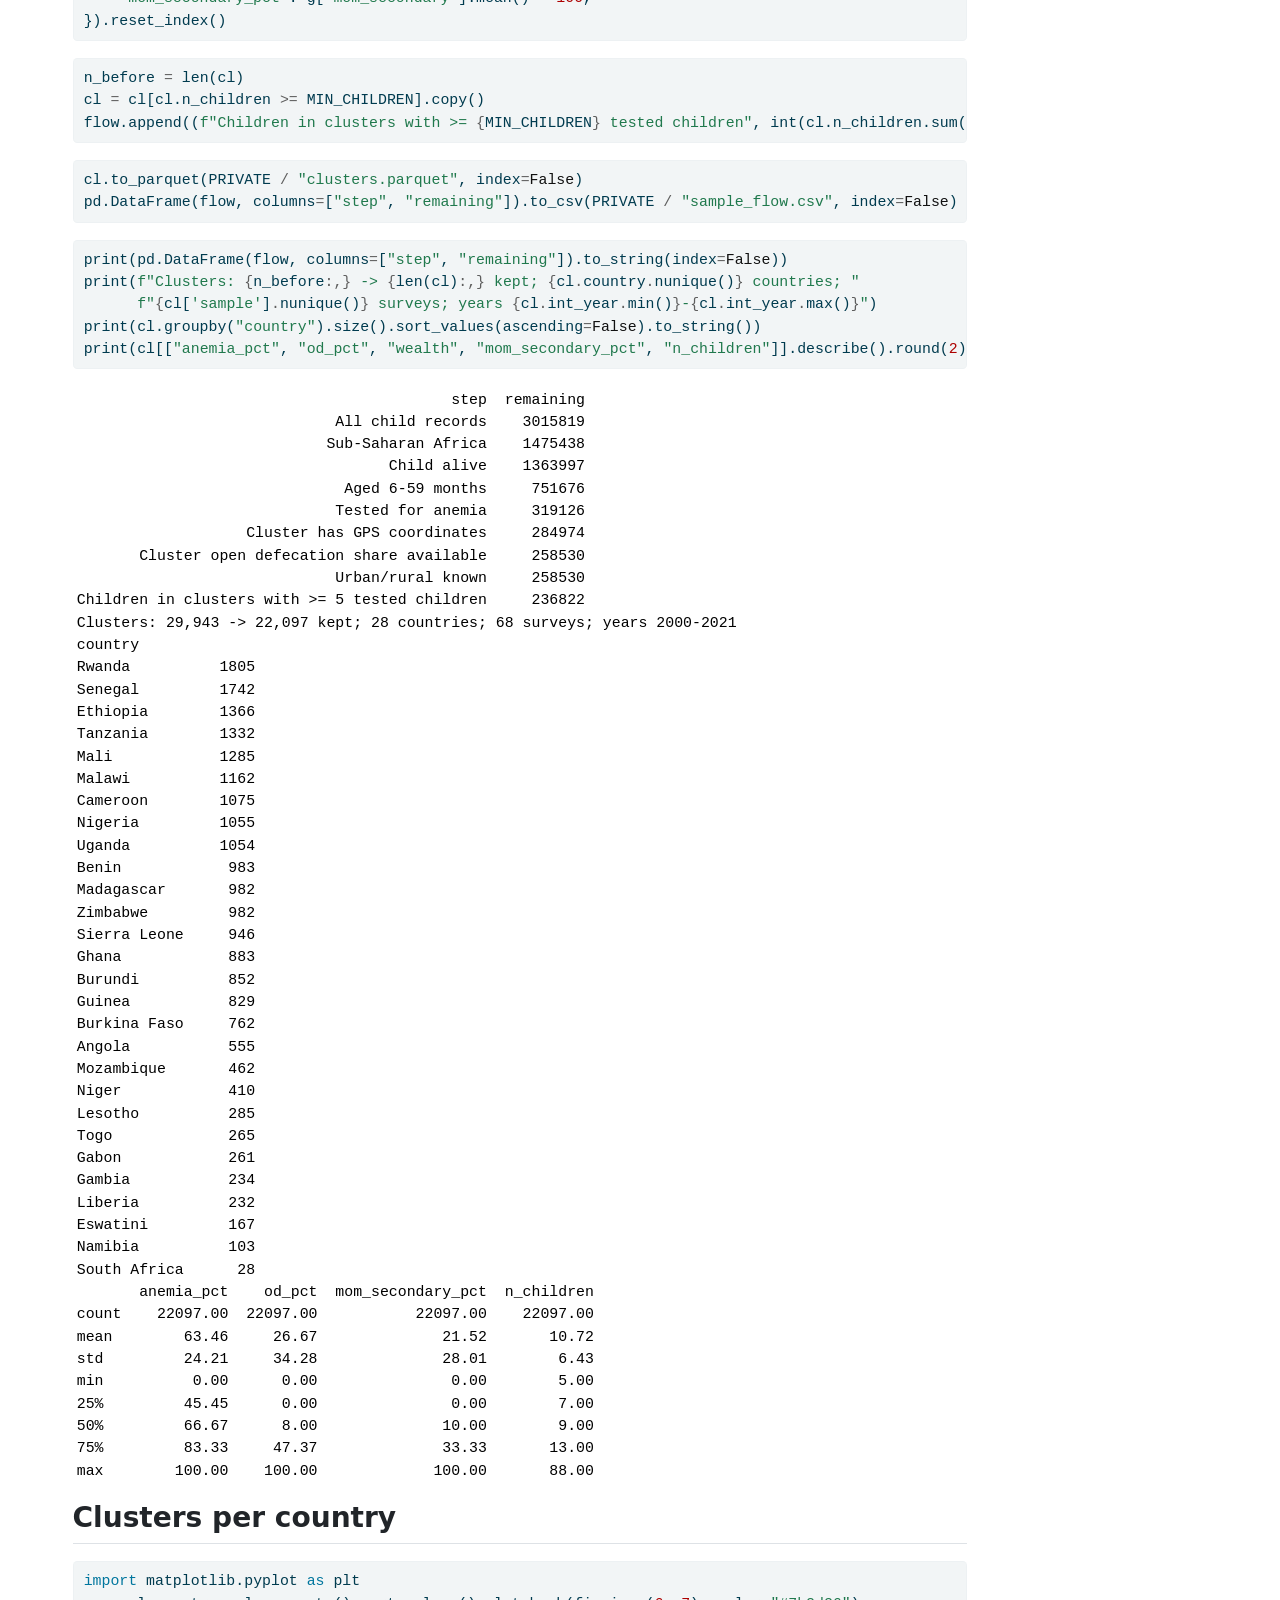
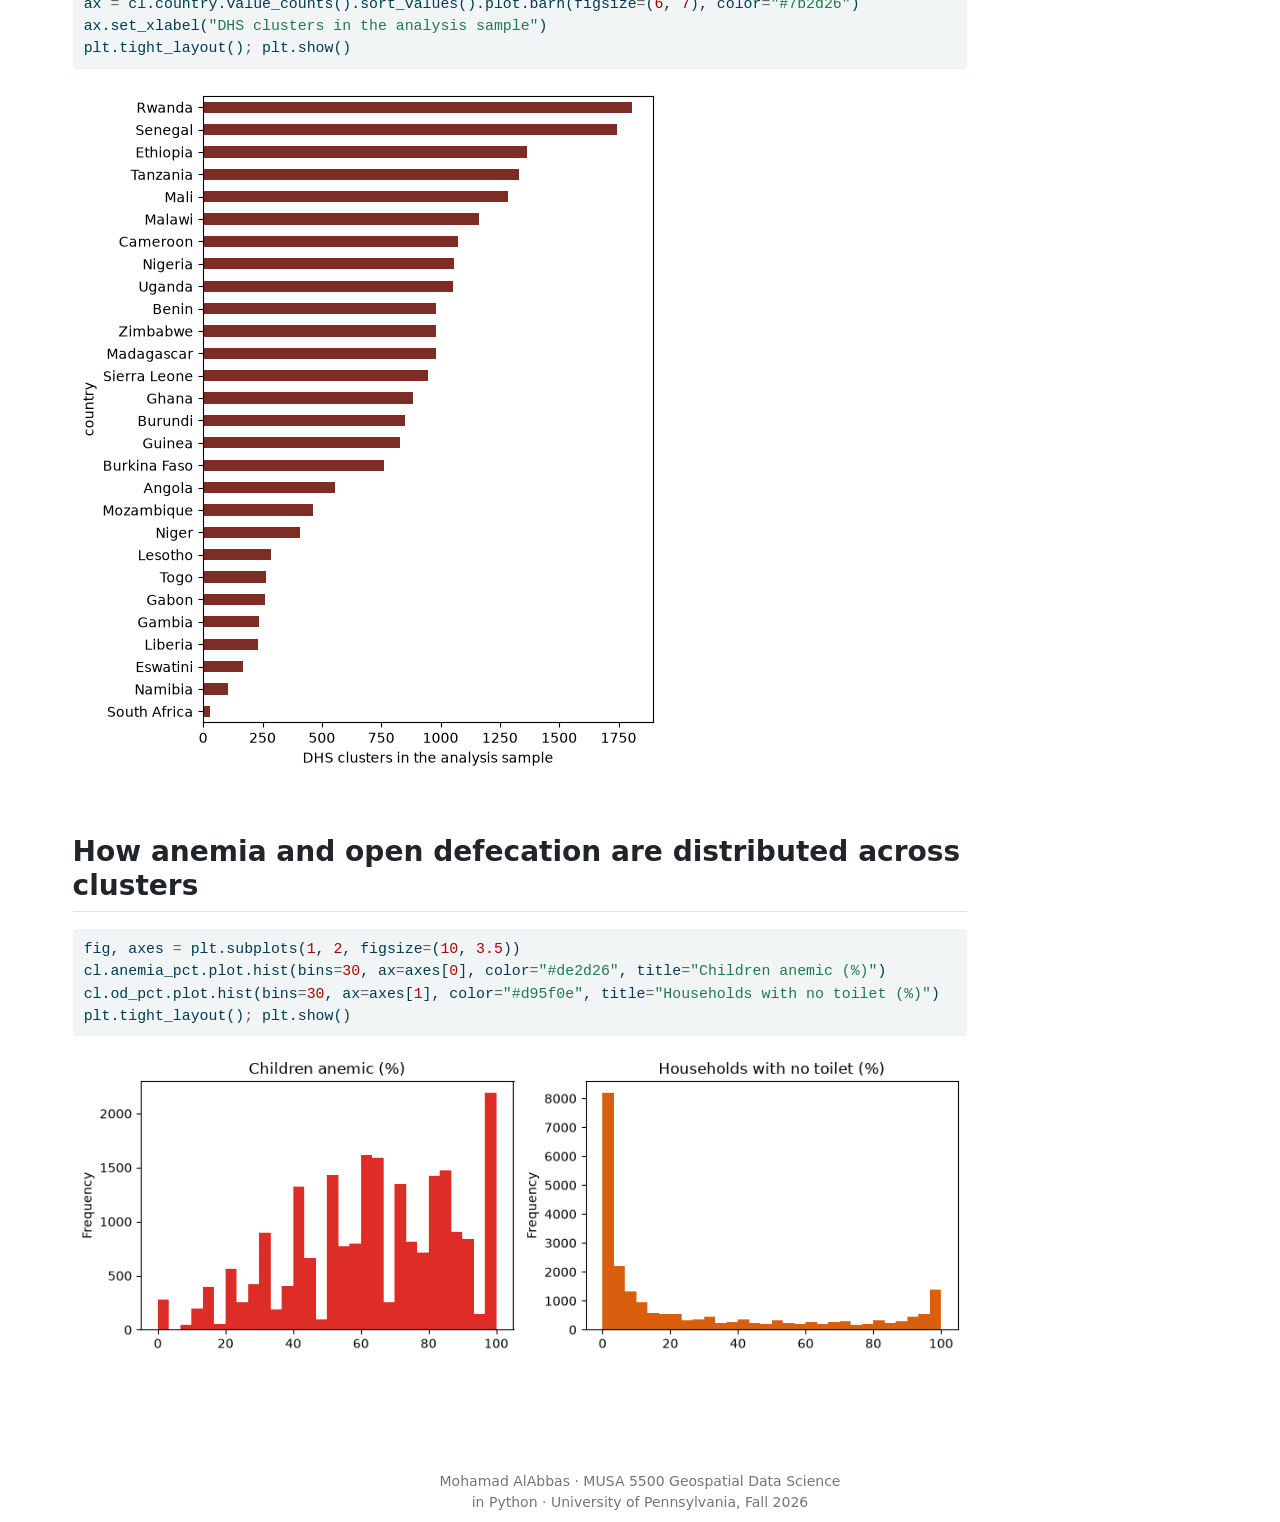
<file: docs/analysis/01_build_clusters.html>
<!DOCTYPE html>
<html xmlns="http://www.w3.org/1999/xhtml" lang="en" xml:lang="en"><head>

<meta charset="utf-8">
<meta name="generator" content="quarto-1.10.19">

<meta name="viewport" content="width=device-width, initial-scale=1.0, user-scalable=yes">


<title>Step 1. Turn DHS child records into one row per survey cluster. – Malaria · Sanitation · Anemia</title>
<style>
/* Default styles provided by pandoc.
** See https://pandoc.org/MANUAL.html#variables-for-html for config info.
*/
span.smallcaps{font-variant: small-caps;}
div.columns{display: flex; gap: 1.5em;}
div.column{flex: auto;}
@media screen {
div.columns{gap: min(4vw, 1.5em);}
div.column{overflow-x: auto;}
}
div.hanging-indent{margin-left: 1.5em; text-indent: -1.5em;}
ul.task-list{list-style: none;}
ul.task-list li input[type="checkbox"] {
  width: 0.8em;
  margin: 0 0.8em 0.2em -1em; /* quarto-specific, see https://github.com/quarto-dev/quarto-cli/issues/4556 */ 
  vertical-align: middle;
}
/* CSS for syntax highlighting */
html { -webkit-text-size-adjust: 100%; }
pre > code.sourceCode { white-space: pre; position: relative; }
pre > code.sourceCode > span { display: inline-block; line-height: 1.25; }
pre > code.sourceCode > span:empty { height: 1.2em; }
.sourceCode { overflow: visible; }
code.sourceCode > span { color: inherit; text-decoration: inherit; }
div.sourceCode { margin: 1em 0; }
pre.sourceCode { margin: 0; }
@media screen {
div.sourceCode { overflow: auto; }
}
@media print {
pre > code.sourceCode { white-space: pre-wrap; }
pre > code.sourceCode > span { text-indent: -5em; padding-left: 5em; }
}
pre.numberSource code
  { counter-reset: source-line 0; }
pre.numberSource code > span
  { position: relative; left: -4em; counter-increment: source-line; }
pre.numberSource code > span > a:first-child::before
  { content: counter(source-line);
    position: relative; left: -1em; text-align: right; vertical-align: baseline;
    border: none; display: inline-block;
    -webkit-touch-callout: none; -webkit-user-select: none;
    -khtml-user-select: none; -moz-user-select: none;
    -ms-user-select: none; user-select: none;
    padding: 0 4px; width: 4em;
  }
pre.numberSource { margin-left: 3em;  padding-left: 4px; }
div.sourceCode
  {   }
@media screen {
pre > code.sourceCode > span > a:first-child::before { text-decoration: underline; }
}
</style>


<script src="../site_libs/quarto-nav/quarto-nav.js"></script>
<script src="../site_libs/quarto-nav/headroom.min.js"></script>
<script src="../site_libs/clipboard/clipboard.min.js"></script>
<script src="../site_libs/quarto-search/autocomplete.umd.js"></script>
<script src="../site_libs/quarto-search/fuse.min.js"></script>
<script src="../site_libs/quarto-search/quarto-search.js"></script>
<meta name="quarto:offset" content="../">
<script src="../site_libs/quarto-html/quarto.js" type="module"></script>
<script src="../site_libs/quarto-html/tabsets/tabsets.js" type="module"></script>
<script src="../site_libs/quarto-html/popper.min.js"></script>
<script src="../site_libs/quarto-html/tippy.umd.min.js"></script>
<script src="../site_libs/quarto-html/anchor.min.js"></script>
<link href="../site_libs/quarto-html/tippy.css" rel="stylesheet">
<link href="../site_libs/quarto-html/quarto-syntax-highlighting-bf27225e3a48a9273f3daa8f8e829971.css" rel="stylesheet" id="quarto-text-highlighting-styles">
<script src="../site_libs/bootstrap/bootstrap.min.js"></script>
<link href="../site_libs/bootstrap/bootstrap-icons.css" rel="stylesheet">
<link href="../site_libs/bootstrap/bootstrap-9f3bd175c10802df2928bec4c6c0e599.min.css" rel="stylesheet" append-hash="true" id="quarto-bootstrap" data-mode="light">
<script id="quarto-search-options" type="application/json">{
  "location": "navbar",
  "copy-button": false,
  "collapse-after": 3,
  "panel-placement": "end",
  "type": "overlay",
  "limit": 50,
  "keyboard-shortcut": [
    "f",
    "/",
    "s"
  ],
  "show-item-context": false,
  "language": {
    "search-no-results-text": "No results",
    "search-matching-documents-text": "matching documents",
    "search-copy-link-title": "Copy link to search",
    "search-hide-matches-text": "Hide additional matches",
    "search-more-match-text": "more match in this document",
    "search-more-matches-text": "more matches in this document",
    "search-clear-button-title": "Clear",
    "search-text-placeholder": "",
    "search-detached-cancel-button-title": "Cancel",
    "search-submit-button-title": "Submit",
    "search-label": "Search"
  }
}</script>


</head>

<body class="nav-fixed quarto-light">

<div id="quarto-search-results"></div>
  <header id="quarto-header" class="headroom fixed-top">
    <nav class="navbar navbar-expand-lg " data-bs-theme="dark">
      <div class="navbar-container container-fluid">
      <div class="navbar-brand-container mx-auto">
    <a class="navbar-brand" href="../index.html">
    <span class="navbar-title">Malaria · Sanitation · Anemia</span>
    </a>
  </div>
            <div id="quarto-search" class="" title="Search"></div>
          <button class="navbar-toggler" type="button" data-bs-toggle="collapse" data-bs-target="#navbarCollapse" aria-controls="navbarCollapse" role="menu" aria-expanded="false" aria-label="Toggle navigation" onclick="if (window.quartoToggleHeadroom) { window.quartoToggleHeadroom(); }">
  <span class="navbar-toggler-icon"></span>
</button>
          <div class="collapse navbar-collapse" id="navbarCollapse">
            <ul class="navbar-nav navbar-nav-scroll me-auto">
  <li class="nav-item">
    <a class="nav-link" href="../index.html"> 
<span class="menu-text">Home</span></a>
  </li>  
  <li class="nav-item">
    <a class="nav-link" href="../explore.html"> 
<span class="menu-text">Map explorer</span></a>
  </li>  
  <li class="nav-item">
    <a class="nav-link" href="../overlap.html"> 
<span class="menu-text">Where they overlap</span></a>
  </li>  
  <li class="nav-item">
    <a class="nav-link" href="../profiles.html"> 
<span class="menu-text">Profiles &amp; hotspots</span></a>
  </li>  
  <li class="nav-item">
    <a class="nav-link" href="../model.html"> 
<span class="menu-text">Predicting anemia</span></a>
  </li>  
  <li class="nav-item">
    <a class="nav-link" href="../website/index.html"> 
<span class="menu-text">Story website</span></a>
  </li>  
  <li class="nav-item dropdown ">
    <a class="nav-link dropdown-toggle" href="#" id="nav-menu-notebooks" role="link" data-bs-toggle="dropdown" aria-expanded="false">
 <span class="menu-text">Notebooks</span>
    </a>
    <ul class="dropdown-menu" aria-labelledby="nav-menu-notebooks">    
        <li>
    <a class="dropdown-item" href="../analysis/01_build_clusters.html">
 <span class="dropdown-text">1 · Build the cluster table</span></a>
  </li>  
        <li>
    <a class="dropdown-item" href="../analysis/02_raster_features.html">
 <span class="dropdown-text">2 · Raster analysis (malaria, rainfall)</span></a>
  </li>  
        <li>
    <a class="dropdown-item" href="../analysis/03_download_boundaries.html">
 <span class="dropdown-text">3 · Region boundaries (API)</span></a>
  </li>  
        <li>
    <a class="dropdown-item" href="../analysis/04_profiles_hotspots.html">
 <span class="dropdown-text">4 · k-means profiles &amp; DBSCAN hotspots</span></a>
  </li>  
        <li>
    <a class="dropdown-item" href="../analysis/05_predict_anemia.html">
 <span class="dropdown-text">5 · Predicting anemia (ML)</span></a>
  </li>  
        <li>
    <a class="dropdown-item" href="../analysis/06_public_outputs.html">
 <span class="dropdown-text">6 · Privacy-safe exports</span></a>
  </li>  
    </ul>
  </li>
  <li class="nav-item">
    <a class="nav-link" href="../methods.html"> 
<span class="menu-text">Data &amp; methods</span></a>
  </li>  
  <li class="nav-item">
    <a class="nav-link" href="../report.html"> 
<span class="menu-text">Report</span></a>
  </li>  
</ul>
          </div> <!-- /navcollapse -->
            <div class="quarto-navbar-tools">
</div>
      </div> <!-- /container-fluid -->
    </nav>
</header>
<!-- content -->
<div id="quarto-content" class="quarto-container page-columns page-rows-contents page-layout-full page-navbar">
<!-- sidebar -->
<!-- margin-sidebar -->
    <div id="quarto-margin-sidebar" class="sidebar margin-sidebar">
        <nav id="TOC" role="doc-toc" class="toc-active">
    <h2 id="toc-title">On this page</h2>
   
  <ul>
  <li><a href="#clusters-per-country" id="toc-clusters-per-country" class="nav-link active" data-scroll-target="#clusters-per-country">Clusters per country</a></li>
  <li><a href="#how-anemia-and-open-defecation-are-distributed-across-clusters" id="toc-how-anemia-and-open-defecation-are-distributed-across-clusters" class="nav-link" data-scroll-target="#how-anemia-and-open-defecation-are-distributed-across-clusters">How anemia and open defecation are distributed across clusters</a></li>
  </ul>
</nav>
    </div>
<!-- main -->
<main class="content column-page-left" id="quarto-document-content">

<header id="title-block-header" class="quarto-title-block default">
<div class="quarto-title">
<h1 class="title">Step 1. Turn DHS child records into one row per survey cluster.</h1>
</div>



<div class="quarto-title-meta column-page-left">

    
  
    
  </div>
  


</header>


<p>Input : IPUMS-DHS extract (private) Output: data/private/clusters.parquet (private: contains GPS)</p>
<p><em>Run on the author’s computer. The DHS data are private, so the outputs shown here are summaries only (no cluster locations or survey records).</em></p>
<div id="fc653a24" class="cell" data-quarto-private-1="{&quot;key&quot;:&quot;execution&quot;,&quot;value&quot;:{&quot;iopub.execute_input&quot;:&quot;2026-11-14T16:31:03.487277Z&quot;,&quot;iopub.status.busy&quot;:&quot;2026-11-14T16:31:03.487130Z&quot;,&quot;iopub.status.idle&quot;:&quot;2026-11-14T16:31:03.898285Z&quot;,&quot;shell.execute_reply&quot;:&quot;2026-11-14T16:31:03.897717Z&quot;}}" data-execution_count="1">
<div class="code-copy-outer-scaffold"><div class="sourceCode cell-code" id="cb1"><pre class="sourceCode python code-with-copy"><code class="sourceCode python"><span id="cb1-1"><a href="#cb1-1" aria-hidden="true" tabindex="-1"></a><span class="im">import</span> numpy <span class="im">as</span> np</span>
<span id="cb1-2"><a href="#cb1-2" aria-hidden="true" tabindex="-1"></a><span class="im">import</span> pandas <span class="im">as</span> pd</span>
<span id="cb1-3"><a href="#cb1-3" aria-hidden="true" tabindex="-1"></a><span class="im">import</span> pyreadstat</span>
<span id="cb1-4"><a href="#cb1-4" aria-hidden="true" tabindex="-1"></a><span class="im">from</span> config <span class="im">import</span> DHS_FILE, PRIVATE, SSA, MIN_CHILDREN</span></code></pre></div><button title="Copy to Clipboard" class="code-copy-button"><i class="bi"></i></button></div>
</div>
<div id="54c228c3" class="cell" data-quarto-private-1="{&quot;key&quot;:&quot;execution&quot;,&quot;value&quot;:{&quot;iopub.execute_input&quot;:&quot;2026-11-14T16:31:03.899702Z&quot;,&quot;iopub.status.busy&quot;:&quot;2026-11-14T16:31:03.899556Z&quot;,&quot;iopub.status.idle&quot;:&quot;2026-11-14T16:31:03.903465Z&quot;,&quot;shell.execute_reply&quot;:&quot;2026-11-14T16:31:03.902691Z&quot;}}" data-execution_count="2">
<div class="code-copy-outer-scaffold"><div class="sourceCode cell-code" id="cb2"><pre class="sourceCode python code-with-copy"><code class="sourceCode python"><span id="cb2-1"><a href="#cb2-1" aria-hidden="true" tabindex="-1"></a>cols <span class="op">=</span> [<span class="st">"sample"</span>, <span class="st">"country"</span>, <span class="st">"year"</span>, <span class="st">"idhspsu"</span>, <span class="st">"intyear"</span>, <span class="st">"monthint"</span>, <span class="st">"urban"</span>,</span>
<span id="cb2-2"><a href="#cb2-2" aria-hidden="true" tabindex="-1"></a>        <span class="st">"wealthq"</span>, <span class="st">"educlvl"</span>, <span class="st">"kidalive"</span>, <span class="st">"kidagemo"</span>, <span class="st">"anemialvlkid"</span>,</span>
<span id="cb2-3"><a href="#cb2-3" aria-hidden="true" tabindex="-1"></a>        <span class="st">"opentoiletpsu"</span>, <span class="st">"gpslat"</span>, <span class="st">"gpslong"</span>, <span class="st">"perweight"</span>]</span></code></pre></div><button title="Copy to Clipboard" class="code-copy-button"><i class="bi"></i></button></div>
</div>
<div id="08fe4296" class="cell" data-quarto-private-1="{&quot;key&quot;:&quot;execution&quot;,&quot;value&quot;:{&quot;iopub.execute_input&quot;:&quot;2026-11-14T16:31:03.904794Z&quot;,&quot;iopub.status.busy&quot;:&quot;2026-11-14T16:31:03.904615Z&quot;,&quot;iopub.status.idle&quot;:&quot;2026-11-14T16:31:10.838038Z&quot;,&quot;shell.execute_reply&quot;:&quot;2026-11-14T16:31:10.837534Z&quot;}}" data-execution_count="3">
<div class="code-copy-outer-scaffold"><div class="sourceCode cell-code" id="cb3"><pre class="sourceCode python code-with-copy"><code class="sourceCode python"><span id="cb3-1"><a href="#cb3-1" aria-hidden="true" tabindex="-1"></a><span class="bu">print</span>(<span class="st">"Reading DHS extract (this takes a few minutes)..."</span>)</span>
<span id="cb3-2"><a href="#cb3-2" aria-hidden="true" tabindex="-1"></a>d, meta <span class="op">=</span> pyreadstat.read_dta(<span class="bu">str</span>(DHS_FILE), usecols<span class="op">=</span>cols)</span>
<span id="cb3-3"><a href="#cb3-3" aria-hidden="true" tabindex="-1"></a><span class="bu">print</span>(<span class="ss">f"  </span><span class="sc">{</span><span class="bu">len</span>(d)<span class="sc">:,}</span><span class="ss"> child records, </span><span class="sc">{</span>d<span class="sc">.</span>country<span class="sc">.</span>nunique()<span class="sc">}</span><span class="ss"> countries"</span>)</span></code></pre></div><button title="Copy to Clipboard" class="code-copy-button"><i class="bi"></i></button></div>
<div class="cell-output cell-output-stdout">
<pre><code>Reading DHS extract (this takes a few minutes)...
  3,015,819 child records, 63 countries</code></pre>
</div>
</div>
<div id="691ddd8c" class="cell" data-quarto-private-1="{&quot;key&quot;:&quot;execution&quot;,&quot;value&quot;:{&quot;iopub.execute_input&quot;:&quot;2026-11-14T16:31:10.839320Z&quot;,&quot;iopub.status.busy&quot;:&quot;2026-11-14T16:31:10.839120Z&quot;,&quot;iopub.status.idle&quot;:&quot;2026-11-14T16:31:10.842205Z&quot;,&quot;shell.execute_reply&quot;:&quot;2026-11-14T16:31:10.841727Z&quot;}}" data-execution_count="4">
<div class="code-copy-outer-scaffold"><div class="sourceCode cell-code" id="cb5"><pre class="sourceCode python code-with-copy"><code class="sourceCode python"><span id="cb5-1"><a href="#cb5-1" aria-hidden="true" tabindex="-1"></a>flow <span class="op">=</span> [(<span class="st">"All child records"</span>, <span class="bu">len</span>(d))]</span>
<span id="cb5-2"><a href="#cb5-2" aria-hidden="true" tabindex="-1"></a><span class="kw">def</span> keep(mask, label):</span>
<span id="cb5-3"><a href="#cb5-3" aria-hidden="true" tabindex="-1"></a>    <span class="kw">global</span> d</span>
<span id="cb5-4"><a href="#cb5-4" aria-hidden="true" tabindex="-1"></a>    d <span class="op">=</span> d[mask]</span>
<span id="cb5-5"><a href="#cb5-5" aria-hidden="true" tabindex="-1"></a>    flow.append((label, <span class="bu">len</span>(d)))</span></code></pre></div><button title="Copy to Clipboard" class="code-copy-button"><i class="bi"></i></button></div>
</div>
<div id="61dfaa67" class="cell" data-quarto-private-1="{&quot;key&quot;:&quot;execution&quot;,&quot;value&quot;:{&quot;iopub.execute_input&quot;:&quot;2026-11-14T16:31:10.843373Z&quot;,&quot;iopub.status.busy&quot;:&quot;2026-11-14T16:31:10.843261Z&quot;,&quot;iopub.status.idle&quot;:&quot;2026-11-14T16:31:11.065669Z&quot;,&quot;shell.execute_reply&quot;:&quot;2026-11-14T16:31:11.064961Z&quot;}}" data-execution_count="5">
<div class="code-copy-outer-scaffold"><div class="sourceCode cell-code" id="cb6"><pre class="sourceCode python code-with-copy"><code class="sourceCode python"><span id="cb6-1"><a href="#cb6-1" aria-hidden="true" tabindex="-1"></a>keep(d.country.isin(SSA.keys()), <span class="st">"Sub-Saharan Africa"</span>)</span>
<span id="cb6-2"><a href="#cb6-2" aria-hidden="true" tabindex="-1"></a>keep(d.kidalive <span class="op">==</span> <span class="dv">1</span>, <span class="st">"Child alive"</span>)</span>
<span id="cb6-3"><a href="#cb6-3" aria-hidden="true" tabindex="-1"></a>keep(d.kidagemo.between(<span class="dv">6</span>, <span class="dv">59</span>), <span class="st">"Aged 6-59 months"</span>)</span>
<span id="cb6-4"><a href="#cb6-4" aria-hidden="true" tabindex="-1"></a>keep(d.anemialvlkid.isin([<span class="dv">1</span>, <span class="dv">2</span>, <span class="dv">3</span>, <span class="dv">4</span>]), <span class="st">"Tested for anemia"</span>)</span>
<span id="cb6-5"><a href="#cb6-5" aria-hidden="true" tabindex="-1"></a>ok_gps <span class="op">=</span> d.gpslat.notna() <span class="op">&amp;</span> d.gpslong.notna() <span class="op">&amp;</span> <span class="op">~</span>((d.gpslat <span class="op">==</span> <span class="dv">0</span>) <span class="op">&amp;</span> (d.gpslong <span class="op">==</span> <span class="dv">0</span>))</span>
<span id="cb6-6"><a href="#cb6-6" aria-hidden="true" tabindex="-1"></a>keep(ok_gps, <span class="st">"Cluster has GPS coordinates"</span>)</span>
<span id="cb6-7"><a href="#cb6-7" aria-hidden="true" tabindex="-1"></a>keep(d.opentoiletpsu.between(<span class="dv">0</span>, <span class="dv">100</span>), <span class="st">"Cluster open defecation share available"</span>)</span>
<span id="cb6-8"><a href="#cb6-8" aria-hidden="true" tabindex="-1"></a>keep(d.urban.isin([<span class="dv">1</span>, <span class="dv">2</span>]), <span class="st">"Urban/rural known"</span>)</span></code></pre></div><button title="Copy to Clipboard" class="code-copy-button"><i class="bi"></i></button></div>
</div>
<div id="d6f12dcb" class="cell" data-quarto-private-1="{&quot;key&quot;:&quot;execution&quot;,&quot;value&quot;:{&quot;iopub.execute_input&quot;:&quot;2026-11-14T16:31:11.067115Z&quot;,&quot;iopub.status.busy&quot;:&quot;2026-11-14T16:31:11.066941Z&quot;,&quot;iopub.status.idle&quot;:&quot;2026-11-14T16:31:11.107764Z&quot;,&quot;shell.execute_reply&quot;:&quot;2026-11-14T16:31:11.106971Z&quot;}}" data-execution_count="6">
<div class="code-copy-outer-scaffold"><div class="sourceCode cell-code" id="cb7"><pre class="sourceCode python code-with-copy"><code class="sourceCode python"><span id="cb7-1"><a href="#cb7-1" aria-hidden="true" tabindex="-1"></a>d[<span class="st">"anemic"</span>] <span class="op">=</span> (d.anemialvlkid <span class="op">&lt;=</span> <span class="dv">3</span>).astype(<span class="bu">float</span>)            <span class="co"># any anemia (Hb &lt; 11 g/dL, altitude-adjusted)</span></span>
<span id="cb7-2"><a href="#cb7-2" aria-hidden="true" tabindex="-1"></a>d[<span class="st">"mod_sev"</span>] <span class="op">=</span> (d.anemialvlkid <span class="op">&lt;=</span> <span class="dv">2</span>).astype(<span class="bu">float</span>)          <span class="co"># moderate or severe</span></span>
<span id="cb7-3"><a href="#cb7-3" aria-hidden="true" tabindex="-1"></a>d[<span class="st">"mom_secondary"</span>] <span class="op">=</span> np.where(d.educlvl.isin([<span class="dv">0</span>, <span class="dv">1</span>, <span class="dv">2</span>, <span class="dv">3</span>]), (d.educlvl <span class="op">&gt;=</span> <span class="dv">2</span>).astype(<span class="bu">float</span>), np.nan)</span>
<span id="cb7-4"><a href="#cb7-4" aria-hidden="true" tabindex="-1"></a>d[<span class="st">"country_name"</span>] <span class="op">=</span> d.country.<span class="bu">map</span>(SSA)</span>
<span id="cb7-5"><a href="#cb7-5" aria-hidden="true" tabindex="-1"></a>d[<span class="st">"wealthq_ok"</span>] <span class="op">=</span> d.wealthq.where(d.wealthq.between(<span class="dv">1</span>, <span class="dv">5</span>))</span></code></pre></div><button title="Copy to Clipboard" class="code-copy-button"><i class="bi"></i></button></div>
</div>
<div id="17f1fd6c" class="cell" data-quarto-private-1="{&quot;key&quot;:&quot;execution&quot;,&quot;value&quot;:{&quot;iopub.execute_input&quot;:&quot;2026-11-14T16:31:11.109288Z&quot;,&quot;iopub.status.busy&quot;:&quot;2026-11-14T16:31:11.109148Z&quot;,&quot;iopub.status.idle&quot;:&quot;2026-11-14T16:31:12.976756Z&quot;,&quot;shell.execute_reply&quot;:&quot;2026-11-14T16:31:12.976210Z&quot;}}" data-execution_count="7">
<div class="code-copy-outer-scaffold"><div class="sourceCode cell-code" id="cb8"><pre class="sourceCode python code-with-copy"><code class="sourceCode python"><span id="cb8-1"><a href="#cb8-1" aria-hidden="true" tabindex="-1"></a>g <span class="op">=</span> d.groupby(<span class="st">"idhspsu"</span>)</span>
<span id="cb8-2"><a href="#cb8-2" aria-hidden="true" tabindex="-1"></a>cl <span class="op">=</span> pd.DataFrame({</span>
<span id="cb8-3"><a href="#cb8-3" aria-hidden="true" tabindex="-1"></a>    <span class="st">"sample"</span>: g[<span class="st">"sample"</span>].first(),</span>
<span id="cb8-4"><a href="#cb8-4" aria-hidden="true" tabindex="-1"></a>    <span class="st">"country"</span>: g[<span class="st">"country_name"</span>].first(),</span>
<span id="cb8-5"><a href="#cb8-5" aria-hidden="true" tabindex="-1"></a>    <span class="st">"survey_year"</span>: g[<span class="st">"year"</span>].first(),</span>
<span id="cb8-6"><a href="#cb8-6" aria-hidden="true" tabindex="-1"></a>    <span class="st">"int_year"</span>: g[<span class="st">"intyear"</span>].agg(<span class="kw">lambda</span> s: s.mode().iat[<span class="dv">0</span>]).astype(<span class="bu">int</span>),</span>
<span id="cb8-7"><a href="#cb8-7" aria-hidden="true" tabindex="-1"></a>    <span class="st">"int_month"</span>: g[<span class="st">"monthint"</span>].agg(<span class="kw">lambda</span> s: s.mode().iat[<span class="dv">0</span>]).astype(<span class="bu">int</span>),</span>
<span id="cb8-8"><a href="#cb8-8" aria-hidden="true" tabindex="-1"></a>    <span class="st">"urban"</span>: (g[<span class="st">"urban"</span>].first() <span class="op">==</span> <span class="dv">1</span>).astype(<span class="bu">int</span>),</span>
<span id="cb8-9"><a href="#cb8-9" aria-hidden="true" tabindex="-1"></a>    <span class="st">"lat"</span>: g[<span class="st">"gpslat"</span>].first(),</span>
<span id="cb8-10"><a href="#cb8-10" aria-hidden="true" tabindex="-1"></a>    <span class="st">"lon"</span>: g[<span class="st">"gpslong"</span>].first(),</span>
<span id="cb8-11"><a href="#cb8-11" aria-hidden="true" tabindex="-1"></a>    <span class="st">"n_children"</span>: g.size(),</span>
<span id="cb8-12"><a href="#cb8-12" aria-hidden="true" tabindex="-1"></a>    <span class="st">"anemia_pct"</span>: g[<span class="st">"anemic"</span>].mean() <span class="op">*</span> <span class="dv">100</span>,</span>
<span id="cb8-13"><a href="#cb8-13" aria-hidden="true" tabindex="-1"></a>    <span class="st">"modsev_anemia_pct"</span>: g[<span class="st">"mod_sev"</span>].mean() <span class="op">*</span> <span class="dv">100</span>,</span>
<span id="cb8-14"><a href="#cb8-14" aria-hidden="true" tabindex="-1"></a>    <span class="st">"od_pct"</span>: g[<span class="st">"opentoiletpsu"</span>].first(),</span>
<span id="cb8-15"><a href="#cb8-15" aria-hidden="true" tabindex="-1"></a>    <span class="st">"wealth"</span>: g[<span class="st">"wealthq_ok"</span>].mean(),       <span class="co"># mean household wealth quintile, 1 = poorest, 5 = richest (relative to own country)</span></span>
<span id="cb8-16"><a href="#cb8-16" aria-hidden="true" tabindex="-1"></a>    <span class="st">"mom_secondary_pct"</span>: g[<span class="st">"mom_secondary"</span>].mean() <span class="op">*</span> <span class="dv">100</span>,</span>
<span id="cb8-17"><a href="#cb8-17" aria-hidden="true" tabindex="-1"></a>}).reset_index()</span></code></pre></div><button title="Copy to Clipboard" class="code-copy-button"><i class="bi"></i></button></div>
</div>
<div id="93613127" class="cell" data-quarto-private-1="{&quot;key&quot;:&quot;execution&quot;,&quot;value&quot;:{&quot;iopub.execute_input&quot;:&quot;2026-11-14T16:31:12.978116Z&quot;,&quot;iopub.status.busy&quot;:&quot;2026-11-14T16:31:12.977981Z&quot;,&quot;iopub.status.idle&quot;:&quot;2026-11-14T16:31:12.983162Z&quot;,&quot;shell.execute_reply&quot;:&quot;2026-11-14T16:31:12.982709Z&quot;}}" data-execution_count="8">
<div class="code-copy-outer-scaffold"><div class="sourceCode cell-code" id="cb9"><pre class="sourceCode python code-with-copy"><code class="sourceCode python"><span id="cb9-1"><a href="#cb9-1" aria-hidden="true" tabindex="-1"></a>n_before <span class="op">=</span> <span class="bu">len</span>(cl)</span>
<span id="cb9-2"><a href="#cb9-2" aria-hidden="true" tabindex="-1"></a>cl <span class="op">=</span> cl[cl.n_children <span class="op">&gt;=</span> MIN_CHILDREN].copy()</span>
<span id="cb9-3"><a href="#cb9-3" aria-hidden="true" tabindex="-1"></a>flow.append((<span class="ss">f"Children in clusters with &gt;= </span><span class="sc">{</span>MIN_CHILDREN<span class="sc">}</span><span class="ss"> tested children"</span>, <span class="bu">int</span>(cl.n_children.<span class="bu">sum</span>())))</span></code></pre></div><button title="Copy to Clipboard" class="code-copy-button"><i class="bi"></i></button></div>
</div>
<div id="8eccc7cc" class="cell" data-quarto-private-1="{&quot;key&quot;:&quot;execution&quot;,&quot;value&quot;:{&quot;iopub.execute_input&quot;:&quot;2026-11-14T16:31:12.984444Z&quot;,&quot;iopub.status.busy&quot;:&quot;2026-11-14T16:31:12.984319Z&quot;,&quot;iopub.status.idle&quot;:&quot;2026-11-14T16:31:13.013561Z&quot;,&quot;shell.execute_reply&quot;:&quot;2026-11-14T16:31:13.013041Z&quot;}}" data-execution_count="9">
<div class="code-copy-outer-scaffold"><div class="sourceCode cell-code" id="cb10"><pre class="sourceCode python code-with-copy"><code class="sourceCode python"><span id="cb10-1"><a href="#cb10-1" aria-hidden="true" tabindex="-1"></a>cl.to_parquet(PRIVATE <span class="op">/</span> <span class="st">"clusters.parquet"</span>, index<span class="op">=</span><span class="va">False</span>)</span>
<span id="cb10-2"><a href="#cb10-2" aria-hidden="true" tabindex="-1"></a>pd.DataFrame(flow, columns<span class="op">=</span>[<span class="st">"step"</span>, <span class="st">"remaining"</span>]).to_csv(PRIVATE <span class="op">/</span> <span class="st">"sample_flow.csv"</span>, index<span class="op">=</span><span class="va">False</span>)</span></code></pre></div><button title="Copy to Clipboard" class="code-copy-button"><i class="bi"></i></button></div>
</div>
<div id="d74e69fc" class="cell" data-quarto-private-1="{&quot;key&quot;:&quot;execution&quot;,&quot;value&quot;:{&quot;iopub.execute_input&quot;:&quot;2026-11-14T16:31:13.015148Z&quot;,&quot;iopub.status.busy&quot;:&quot;2026-11-14T16:31:13.015020Z&quot;,&quot;iopub.status.idle&quot;:&quot;2026-11-14T16:31:13.027137Z&quot;,&quot;shell.execute_reply&quot;:&quot;2026-11-14T16:31:13.026587Z&quot;}}" data-execution_count="10">
<div class="code-copy-outer-scaffold"><div class="sourceCode cell-code" id="cb11"><pre class="sourceCode python code-with-copy"><code class="sourceCode python"><span id="cb11-1"><a href="#cb11-1" aria-hidden="true" tabindex="-1"></a><span class="bu">print</span>(pd.DataFrame(flow, columns<span class="op">=</span>[<span class="st">"step"</span>, <span class="st">"remaining"</span>]).to_string(index<span class="op">=</span><span class="va">False</span>))</span>
<span id="cb11-2"><a href="#cb11-2" aria-hidden="true" tabindex="-1"></a><span class="bu">print</span>(<span class="ss">f"Clusters: </span><span class="sc">{</span>n_before<span class="sc">:,}</span><span class="ss"> -&gt; </span><span class="sc">{</span><span class="bu">len</span>(cl)<span class="sc">:,}</span><span class="ss"> kept; </span><span class="sc">{</span>cl<span class="sc">.</span>country<span class="sc">.</span>nunique()<span class="sc">}</span><span class="ss"> countries; "</span></span>
<span id="cb11-3"><a href="#cb11-3" aria-hidden="true" tabindex="-1"></a>      <span class="ss">f"</span><span class="sc">{</span>cl[<span class="st">'sample'</span>]<span class="sc">.</span>nunique()<span class="sc">}</span><span class="ss"> surveys; years </span><span class="sc">{</span>cl<span class="sc">.</span>int_year<span class="sc">.</span><span class="bu">min</span>()<span class="sc">}</span><span class="ss">-</span><span class="sc">{</span>cl<span class="sc">.</span>int_year<span class="sc">.</span><span class="bu">max</span>()<span class="sc">}</span><span class="ss">"</span>)</span>
<span id="cb11-4"><a href="#cb11-4" aria-hidden="true" tabindex="-1"></a><span class="bu">print</span>(cl.groupby(<span class="st">"country"</span>).size().sort_values(ascending<span class="op">=</span><span class="va">False</span>).to_string())</span>
<span id="cb11-5"><a href="#cb11-5" aria-hidden="true" tabindex="-1"></a><span class="bu">print</span>(cl[[<span class="st">"anemia_pct"</span>, <span class="st">"od_pct"</span>, <span class="st">"wealth"</span>, <span class="st">"mom_secondary_pct"</span>, <span class="st">"n_children"</span>]].describe().<span class="bu">round</span>(<span class="dv">2</span>).to_string())</span></code></pre></div><button title="Copy to Clipboard" class="code-copy-button"><i class="bi"></i></button></div>
<div class="cell-output cell-output-stdout">
<pre><code>                                          step  remaining
                             All child records    3015819
                            Sub-Saharan Africa    1475438
                                   Child alive    1363997
                              Aged 6-59 months     751676
                             Tested for anemia     319126
                   Cluster has GPS coordinates     284974
       Cluster open defecation share available     258530
                             Urban/rural known     258530
Children in clusters with &gt;= 5 tested children     236822
Clusters: 29,943 -&gt; 22,097 kept; 28 countries; 68 surveys; years 2000-2021
country
Rwanda          1805
Senegal         1742
Ethiopia        1366
Tanzania        1332
Mali            1285
Malawi          1162
Cameroon        1075
Nigeria         1055
Uganda          1054
Benin            983
Madagascar       982
Zimbabwe         982
Sierra Leone     946
Ghana            883
Burundi          852
Guinea           829
Burkina Faso     762
Angola           555
Mozambique       462
Niger            410
Lesotho          285
Togo             265
Gabon            261
Gambia           234
Liberia          232
Eswatini         167
Namibia          103
South Africa      28
       anemia_pct    od_pct  mom_secondary_pct  n_children
count    22097.00  22097.00           22097.00    22097.00
mean        63.46     26.67              21.52       10.72
std         24.21     34.28              28.01        6.43
min          0.00      0.00               0.00        5.00
25%         45.45      0.00               0.00        7.00
50%         66.67      8.00              10.00        9.00
75%         83.33     47.37              33.33       13.00
max        100.00    100.00             100.00       88.00</code></pre>
</div>
</div>
<section id="clusters-per-country" class="level2">
<h2 class="anchored" data-anchor-id="clusters-per-country">Clusters per country</h2>
<div id="166c3f6a" class="cell" data-quarto-private-1="{&quot;key&quot;:&quot;execution&quot;,&quot;value&quot;:{&quot;iopub.execute_input&quot;:&quot;2026-11-14T16:31:13.028493Z&quot;,&quot;iopub.status.busy&quot;:&quot;2026-11-14T16:31:13.028374Z&quot;,&quot;iopub.status.idle&quot;:&quot;2026-11-14T16:31:13.458034Z&quot;,&quot;shell.execute_reply&quot;:&quot;2026-11-14T16:31:13.457486Z&quot;}}" data-execution_count="11">
<div class="code-copy-outer-scaffold"><div class="sourceCode cell-code" id="cb13"><pre class="sourceCode python code-with-copy"><code class="sourceCode python"><span id="cb13-1"><a href="#cb13-1" aria-hidden="true" tabindex="-1"></a><span class="im">import</span> matplotlib.pyplot <span class="im">as</span> plt</span>
<span id="cb13-2"><a href="#cb13-2" aria-hidden="true" tabindex="-1"></a>ax <span class="op">=</span> cl.country.value_counts().sort_values().plot.barh(figsize<span class="op">=</span>(<span class="dv">6</span>, <span class="dv">7</span>), color<span class="op">=</span><span class="st">"#7b2d26"</span>)</span>
<span id="cb13-3"><a href="#cb13-3" aria-hidden="true" tabindex="-1"></a>ax.set_xlabel(<span class="st">"DHS clusters in the analysis sample"</span>)</span>
<span id="cb13-4"><a href="#cb13-4" aria-hidden="true" tabindex="-1"></a>plt.tight_layout()<span class="op">;</span> plt.show()</span></code></pre></div><button title="Copy to Clipboard" class="code-copy-button"><i class="bi"></i></button></div>
<div class="cell-output cell-output-display">
<div>
<figure class="figure">
<p><img src="01_build_clusters_files/figure-html/cell-12-output-1.png" class="img-fluid figure-img"></p>
</figure>
</div>
</div>
</div>
</section>
<section id="how-anemia-and-open-defecation-are-distributed-across-clusters" class="level2">
<h2 class="anchored" data-anchor-id="how-anemia-and-open-defecation-are-distributed-across-clusters">How anemia and open defecation are distributed across clusters</h2>
<div id="8b43ade9" class="cell" data-quarto-private-1="{&quot;key&quot;:&quot;execution&quot;,&quot;value&quot;:{&quot;iopub.execute_input&quot;:&quot;2026-11-14T16:31:13.459344Z&quot;,&quot;iopub.status.busy&quot;:&quot;2026-11-14T16:31:13.459168Z&quot;,&quot;iopub.status.idle&quot;:&quot;2026-11-14T16:31:13.567464Z&quot;,&quot;shell.execute_reply&quot;:&quot;2026-11-14T16:31:13.566938Z&quot;}}" data-execution_count="12">
<div class="code-copy-outer-scaffold"><div class="sourceCode cell-code" id="cb14"><pre class="sourceCode python code-with-copy"><code class="sourceCode python"><span id="cb14-1"><a href="#cb14-1" aria-hidden="true" tabindex="-1"></a>fig, axes <span class="op">=</span> plt.subplots(<span class="dv">1</span>, <span class="dv">2</span>, figsize<span class="op">=</span>(<span class="dv">10</span>, <span class="fl">3.5</span>))</span>
<span id="cb14-2"><a href="#cb14-2" aria-hidden="true" tabindex="-1"></a>cl.anemia_pct.plot.hist(bins<span class="op">=</span><span class="dv">30</span>, ax<span class="op">=</span>axes[<span class="dv">0</span>], color<span class="op">=</span><span class="st">"#de2d26"</span>, title<span class="op">=</span><span class="st">"Children anemic (%)"</span>)</span>
<span id="cb14-3"><a href="#cb14-3" aria-hidden="true" tabindex="-1"></a>cl.od_pct.plot.hist(bins<span class="op">=</span><span class="dv">30</span>, ax<span class="op">=</span>axes[<span class="dv">1</span>], color<span class="op">=</span><span class="st">"#d95f0e"</span>, title<span class="op">=</span><span class="st">"Households with no toilet (%)"</span>)</span>
<span id="cb14-4"><a href="#cb14-4" aria-hidden="true" tabindex="-1"></a>plt.tight_layout()<span class="op">;</span> plt.show()</span></code></pre></div><button title="Copy to Clipboard" class="code-copy-button"><i class="bi"></i></button></div>
<div class="cell-output cell-output-display">
<div>
<figure class="figure">
<p><img src="01_build_clusters_files/figure-html/cell-13-output-1.png" class="img-fluid figure-img"></p>
</figure>
</div>
</div>
</div>


</section>

</main> <!-- /main -->
<script id="quarto-html-after-body" type="application/javascript">
  window.document.addEventListener("DOMContentLoaded", function (event) {
    const icon = "";
    const anchorJS = new window.AnchorJS();
    anchorJS.options = {
      placement: 'right',
      icon: icon
    };
    anchorJS.add('.anchored');
    const isCodeAnnotation = (el) => {
      for (const clz of el.classList) {
        if (clz.startsWith('code-annotation-')) {                     
          return true;
        }
      }
      return false;
    }
    const onCopySuccess = function(e) {
      // button target
      const button = e.trigger;
      // don't keep focus
      button.blur();
      // flash "checked"
      button.classList.add('code-copy-button-checked');
      var currentTitle = button.getAttribute("title");
      button.setAttribute("title", "Copied!");
      let tooltip;
      if (window.bootstrap) {
        button.setAttribute("data-bs-toggle", "tooltip");
        button.setAttribute("data-bs-placement", "left");
        button.setAttribute("data-bs-title", "Copied!");
        tooltip = new bootstrap.Tooltip(button, 
          { trigger: "manual", 
            customClass: "code-copy-button-tooltip",
            offset: [0, -8]});
        tooltip.show();    
      }
      setTimeout(function() {
        if (tooltip) {
          tooltip.hide();
          button.removeAttribute("data-bs-title");
          button.removeAttribute("data-bs-toggle");
          button.removeAttribute("data-bs-placement");
        }
        button.setAttribute("title", currentTitle);
        button.classList.remove('code-copy-button-checked');
      }, 1000);
      // clear code selection
      e.clearSelection();
    }
    const getTextToCopy = function(trigger) {
      const outerScaffold = trigger.parentElement.cloneNode(true);
      const codeEl = outerScaffold.querySelector('code');
      for (const childEl of codeEl.children) {
        if (isCodeAnnotation(childEl)) {
          childEl.remove();
        }
      }
      return codeEl.innerText;
    }
    const clipboard = new window.ClipboardJS('.code-copy-button:not([data-in-quarto-modal])', {
      text: getTextToCopy
    });
    clipboard.on('success', onCopySuccess);
    if (window.document.getElementById('quarto-embedded-source-code-modal')) {
      const clipboardModal = new window.ClipboardJS('.code-copy-button[data-in-quarto-modal]', {
        text: getTextToCopy,
        container: window.document.getElementById('quarto-embedded-source-code-modal')
      });
      clipboardModal.on('success', onCopySuccess);
    }
    const viewSource = window.document.getElementById('quarto-view-source') ||
                       window.document.getElementById('quarto-code-tools-source');
    if (viewSource) {
      const sourceUrl = viewSource.getAttribute("data-quarto-source-url");
      viewSource.addEventListener("click", function(e) {
        if (sourceUrl) {
          // rstudio viewer pane
          if (/\bcapabilities=\b/.test(window.location)) {
            window.open(sourceUrl);
          } else {
            window.location.href = sourceUrl;
          }
        } else {
          const modal = new bootstrap.Modal(document.getElementById('quarto-embedded-source-code-modal'));
          modal.show();
        }
        return false;
      });
    }
    function toggleCodeHandler(show) {
      return function(e) {
        const cellDetails = window.document.querySelectorAll(".cell details.code-fold");
        for (let i=0; i<cellDetails.length; i++) {
          const details = cellDetails[i];
          if (show) {
            details.open = true;
          } else {
            details.removeAttribute("open");
          }
        }
        const cellCodeDivs = window.document.querySelectorAll(".cell div.sourceCode.cell-code");
        const fromCls = show ? "hidden" : "unhidden";
        const toCls = show ? "unhidden" : "hidden";
        for (let i=0; i<cellCodeDivs.length; i++) {
          const codeDiv = cellCodeDivs[i];
          if (codeDiv.classList.contains(fromCls)) {
            codeDiv.classList.remove(fromCls);
            codeDiv.classList.add(toCls);
          } 
        }
        return false;
      }
    }
    const hideAllCode = window.document.getElementById("quarto-hide-all-code");
    if (hideAllCode) {
      hideAllCode.addEventListener("click", toggleCodeHandler(false));
    }
    const showAllCode = window.document.getElementById("quarto-show-all-code");
    if (showAllCode) {
      showAllCode.addEventListener("click", toggleCodeHandler(true));
    }
      var localhostRegex = new RegExp(/^(?:http|https):\/\/localhost\:?[0-9]*\//);
      var mailtoRegex = new RegExp(/^mailto:/);
        var filterRegex = new RegExp('/' + window.location.host + '/');
      var isInternal = (href) => {
          return filterRegex.test(href) || localhostRegex.test(href) || mailtoRegex.test(href);
      }
      // Inspect non-navigation links and adorn them if external
     var links = window.document.querySelectorAll('a[href]:not(.nav-link):not(.navbar-brand):not(.toc-action):not(.sidebar-link):not(.sidebar-item-toggle):not(.pagination-link):not(.no-external):not([aria-hidden]):not(.dropdown-item):not(.quarto-navigation-tool):not(.about-link)');
      for (var i=0; i<links.length; i++) {
        const link = links[i];
        if (!isInternal(link.href)) {
          // undo the damage that might have been done by quarto-nav.js in the case of
          // links that we want to consider external
          if (link.dataset.originalHref !== undefined) {
            link.href = link.dataset.originalHref;
          }
        }
      }
    function tippyHover(el, contentFn, onTriggerFn, onUntriggerFn) {
      const config = {
        allowHTML: true,
        maxWidth: 500,
        delay: 100,
        arrow: false,
        appendTo: function(el) {
            return el.parentElement;
        },
        interactive: true,
        interactiveBorder: 10,
        theme: 'quarto',
        placement: 'bottom-start',
      };
      if (contentFn) {
        config.content = contentFn;
      }
      if (onTriggerFn) {
        config.onTrigger = onTriggerFn;
      }
      if (onUntriggerFn) {
        config.onUntrigger = onUntriggerFn;
      }
      window.tippy(el, config); 
    }
    const noterefs = window.document.querySelectorAll('a[role="doc-noteref"]');
    for (var i=0; i<noterefs.length; i++) {
      const ref = noterefs[i];
      tippyHover(ref, function() {
        // use id or data attribute instead here
        let href = ref.getAttribute('data-footnote-href') || ref.getAttribute('href');
        try { href = new URL(href).hash; } catch {}
        const id = href.replace(/^#\/?/, "");
        const note = window.document.getElementById(id);
        if (note) {
          return note.innerHTML;
        } else {
          return "";
        }
      });
    }
    const xrefs = window.document.querySelectorAll('a.quarto-xref');
    const processXRef = (id, note) => {
      // Strip column container classes
      const stripColumnClz = (el) => {
        el.classList.remove("page-full", "page-columns");
        if (el.children) {
          for (const child of el.children) {
            stripColumnClz(child);
          }
        }
      }
      stripColumnClz(note)
      if (id === null || id.startsWith('sec-')) {
        // Special case sections, only their first couple elements
        const container = document.createElement("div");
        if (note.children && note.children.length > 2) {
          container.appendChild(note.children[0].cloneNode(true));
          for (let i = 1; i < note.children.length; i++) {
            const child = note.children[i];
            if (child.tagName === "P" && child.innerText === "") {
              continue;
            } else {
              container.appendChild(child.cloneNode(true));
              break;
            }
          }
          if (window.Quarto?.typesetMath) {
            window.Quarto.typesetMath(container);
          }
          return container.innerHTML
        } else {
          if (window.Quarto?.typesetMath) {
            window.Quarto.typesetMath(note);
          }
          return note.innerHTML;
        }
      } else {
        // Remove any anchor links if they are present
        const anchorLink = note.querySelector('a.anchorjs-link');
        if (anchorLink) {
          anchorLink.remove();
        }
        if (window.Quarto?.typesetMath) {
          window.Quarto.typesetMath(note);
        }
        if (note.classList.contains("callout")) {
          return note.outerHTML;
        } else {
          return note.innerHTML;
        }
      }
    }
    for (var i=0; i<xrefs.length; i++) {
      const xref = xrefs[i];
      tippyHover(xref, undefined, function(instance) {
        instance.disable();
        let url = xref.getAttribute('href');
        let hash = undefined; 
        if (url.startsWith('#')) {
          hash = url;
        } else {
          try { hash = new URL(url).hash; } catch {}
        }
        if (hash) {
          const id = hash.replace(/^#\/?/, "");
          const note = window.document.getElementById(id);
          if (note !== null) {
            try {
              const html = processXRef(id, note.cloneNode(true));
              instance.setContent(html);
            } finally {
              instance.enable();
              instance.show();
            }
          } else {
            // See if we can fetch this
            fetch(url.split('#')[0])
            .then(res => res.text())
            .then(html => {
              const parser = new DOMParser();
              const htmlDoc = parser.parseFromString(html, "text/html");
              const note = htmlDoc.getElementById(id);
              if (note !== null) {
                const html = processXRef(id, note);
                instance.setContent(html);
              } 
            }).finally(() => {
              instance.enable();
              instance.show();
            });
          }
        } else {
          // See if we can fetch a full url (with no hash to target)
          // This is a special case and we should probably do some content thinning / targeting
          fetch(url)
          .then(res => res.text())
          .then(html => {
            const parser = new DOMParser();
            const htmlDoc = parser.parseFromString(html, "text/html");
            const note = htmlDoc.querySelector('main.content');
            if (note !== null) {
              // This should only happen for chapter cross references
              // (since there is no id in the URL)
              // remove the first header
              if (note.children.length > 0 && note.children[0].tagName === "HEADER") {
                note.children[0].remove();
              }
              const html = processXRef(null, note);
              instance.setContent(html);
            } 
          }).finally(() => {
            instance.enable();
            instance.show();
          });
        }
      }, function(instance) {
      });
    }
        let selectedAnnoteEl;
        const selectorForAnnotation = ( cell, annotation) => {
          let cellAttr = 'data-code-cell="' + cell + '"';
          let lineAttr = 'data-code-annotation="' +  annotation + '"';
          const selector = 'span[' + cellAttr + '][' + lineAttr + ']';
          return selector;
        }
        const selectCodeLines = (annoteEl) => {
          const doc = window.document;
          const targetCell = annoteEl.getAttribute("data-target-cell");
          const targetAnnotation = annoteEl.getAttribute("data-target-annotation");
          const annoteSpan = window.document.querySelector(selectorForAnnotation(targetCell, targetAnnotation));
          const lines = annoteSpan.getAttribute("data-code-lines").split(",");
          const lineIds = lines.map((line) => {
            return targetCell + "-" + line;
          })
          let top = null;
          let height = null;
          let parent = null;
          if (lineIds.length > 0) {
              //compute the position of the single el (top and bottom and make a div)
              const el = window.document.getElementById(lineIds[0]);
              top = el.offsetTop;
              height = el.offsetHeight;
              parent = el.parentElement.parentElement;
            if (lineIds.length > 1) {
              const lastEl = window.document.getElementById(lineIds[lineIds.length - 1]);
              const bottom = lastEl.offsetTop + lastEl.offsetHeight;
              height = bottom - top;
            }
            if (top !== null && height !== null && parent !== null) {
              // cook up a div (if necessary) and position it 
              let div = window.document.getElementById("code-annotation-line-highlight");
              if (div === null) {
                div = window.document.createElement("div");
                div.setAttribute("id", "code-annotation-line-highlight");
                div.style.position = 'absolute';
                parent.appendChild(div);
              }
              div.style.top = top - 2 + "px";
              div.style.height = height + 4 + "px";
              div.style.left = 0;
              let gutterDiv = window.document.getElementById("code-annotation-line-highlight-gutter");
              if (gutterDiv === null) {
                gutterDiv = window.document.createElement("div");
                gutterDiv.setAttribute("id", "code-annotation-line-highlight-gutter");
                gutterDiv.style.position = 'absolute';
                const codeCell = window.document.getElementById(targetCell);
                const gutter = codeCell.querySelector('.code-annotation-gutter');
                gutter.appendChild(gutterDiv);
              }
              gutterDiv.style.top = top - 2 + "px";
              gutterDiv.style.height = height + 4 + "px";
            }
            selectedAnnoteEl = annoteEl;
          }
        };
        const unselectCodeLines = () => {
          const elementsIds = ["code-annotation-line-highlight", "code-annotation-line-highlight-gutter"];
          elementsIds.forEach((elId) => {
            const div = window.document.getElementById(elId);
            if (div) {
              div.remove();
            }
          });
          selectedAnnoteEl = undefined;
        };
          // Handle positioning of the toggle
      window.addEventListener(
        "resize",
        throttle(() => {
          elRect = undefined;
          if (selectedAnnoteEl) {
            selectCodeLines(selectedAnnoteEl);
          }
        }, 10)
      );
      function throttle(fn, ms) {
      let throttle = false;
      let timer;
        return (...args) => {
          if(!throttle) { // first call gets through
              fn.apply(this, args);
              throttle = true;
          } else { // all the others get throttled
              if(timer) clearTimeout(timer); // cancel #2
              timer = setTimeout(() => {
                fn.apply(this, args);
                timer = throttle = false;
              }, ms);
          }
        };
      }
        // Attach click handler to the DT
        const annoteDls = window.document.querySelectorAll('dt[data-target-cell]');
        for (const annoteDlNode of annoteDls) {
          annoteDlNode.addEventListener('click', (event) => {
            const clickedEl = event.target;
            if (clickedEl !== selectedAnnoteEl) {
              unselectCodeLines();
              const activeEl = window.document.querySelector('dt[data-target-cell].code-annotation-active');
              if (activeEl) {
                activeEl.classList.remove('code-annotation-active');
              }
              selectCodeLines(clickedEl);
              clickedEl.classList.add('code-annotation-active');
            } else {
              // Unselect the line
              unselectCodeLines();
              clickedEl.classList.remove('code-annotation-active');
            }
          });
        }
    const findCites = (el) => {
      const parentEl = el.parentElement;
      if (parentEl) {
        const cites = parentEl.dataset.cites;
        if (cites) {
          return {
            el,
            cites: cites.split(' ')
          };
        } else {
          return findCites(el.parentElement)
        }
      } else {
        return undefined;
      }
    };
    var bibliorefs = window.document.querySelectorAll('a[role="doc-biblioref"]');
    for (var i=0; i<bibliorefs.length; i++) {
      const ref = bibliorefs[i];
      const citeInfo = findCites(ref);
      if (citeInfo) {
        tippyHover(citeInfo.el, function() {
          var popup = window.document.createElement('div');
          citeInfo.cites.forEach(function(cite) {
            var citeDiv = window.document.createElement('div');
            citeDiv.classList.add('hanging-indent');
            citeDiv.classList.add('csl-entry');
            var biblioDiv = window.document.getElementById('ref-' + cite);
            if (biblioDiv) {
              citeDiv.innerHTML = biblioDiv.innerHTML;
            }
            popup.appendChild(citeDiv);
          });
          return popup.innerHTML;
        });
      }
    }
  });
  </script>
</div> <!-- /content -->
<footer class="footer">
  <div class="nav-footer">
    <div class="nav-footer-left">
      &nbsp;
    </div>   
    <div class="nav-footer-center">
<p>Mohamad AlAbbas · MUSA 5500 Geospatial Data Science in Python · University of Pennsylvania, Fall 2026</p>
</div>
    <div class="nav-footer-right">
      &nbsp;
    </div>
  </div>
</footer>




</body></html>
</file>
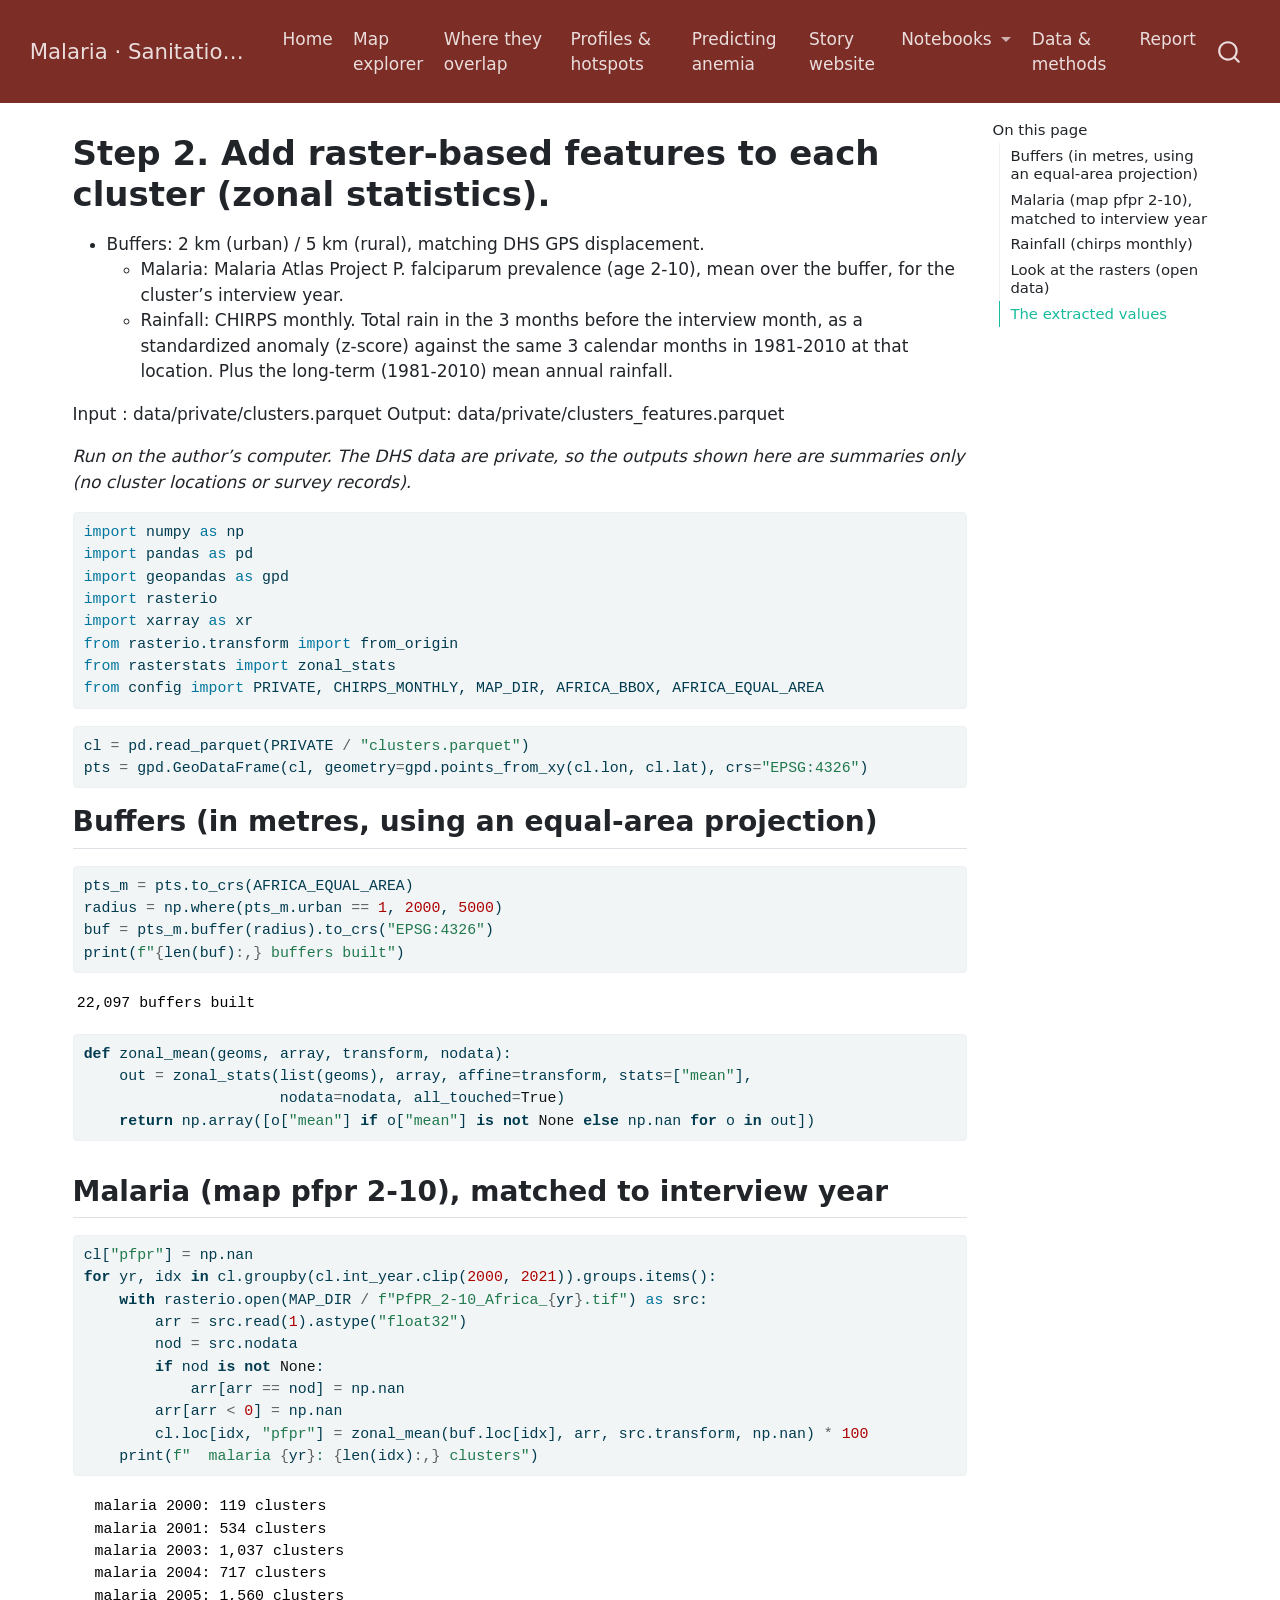
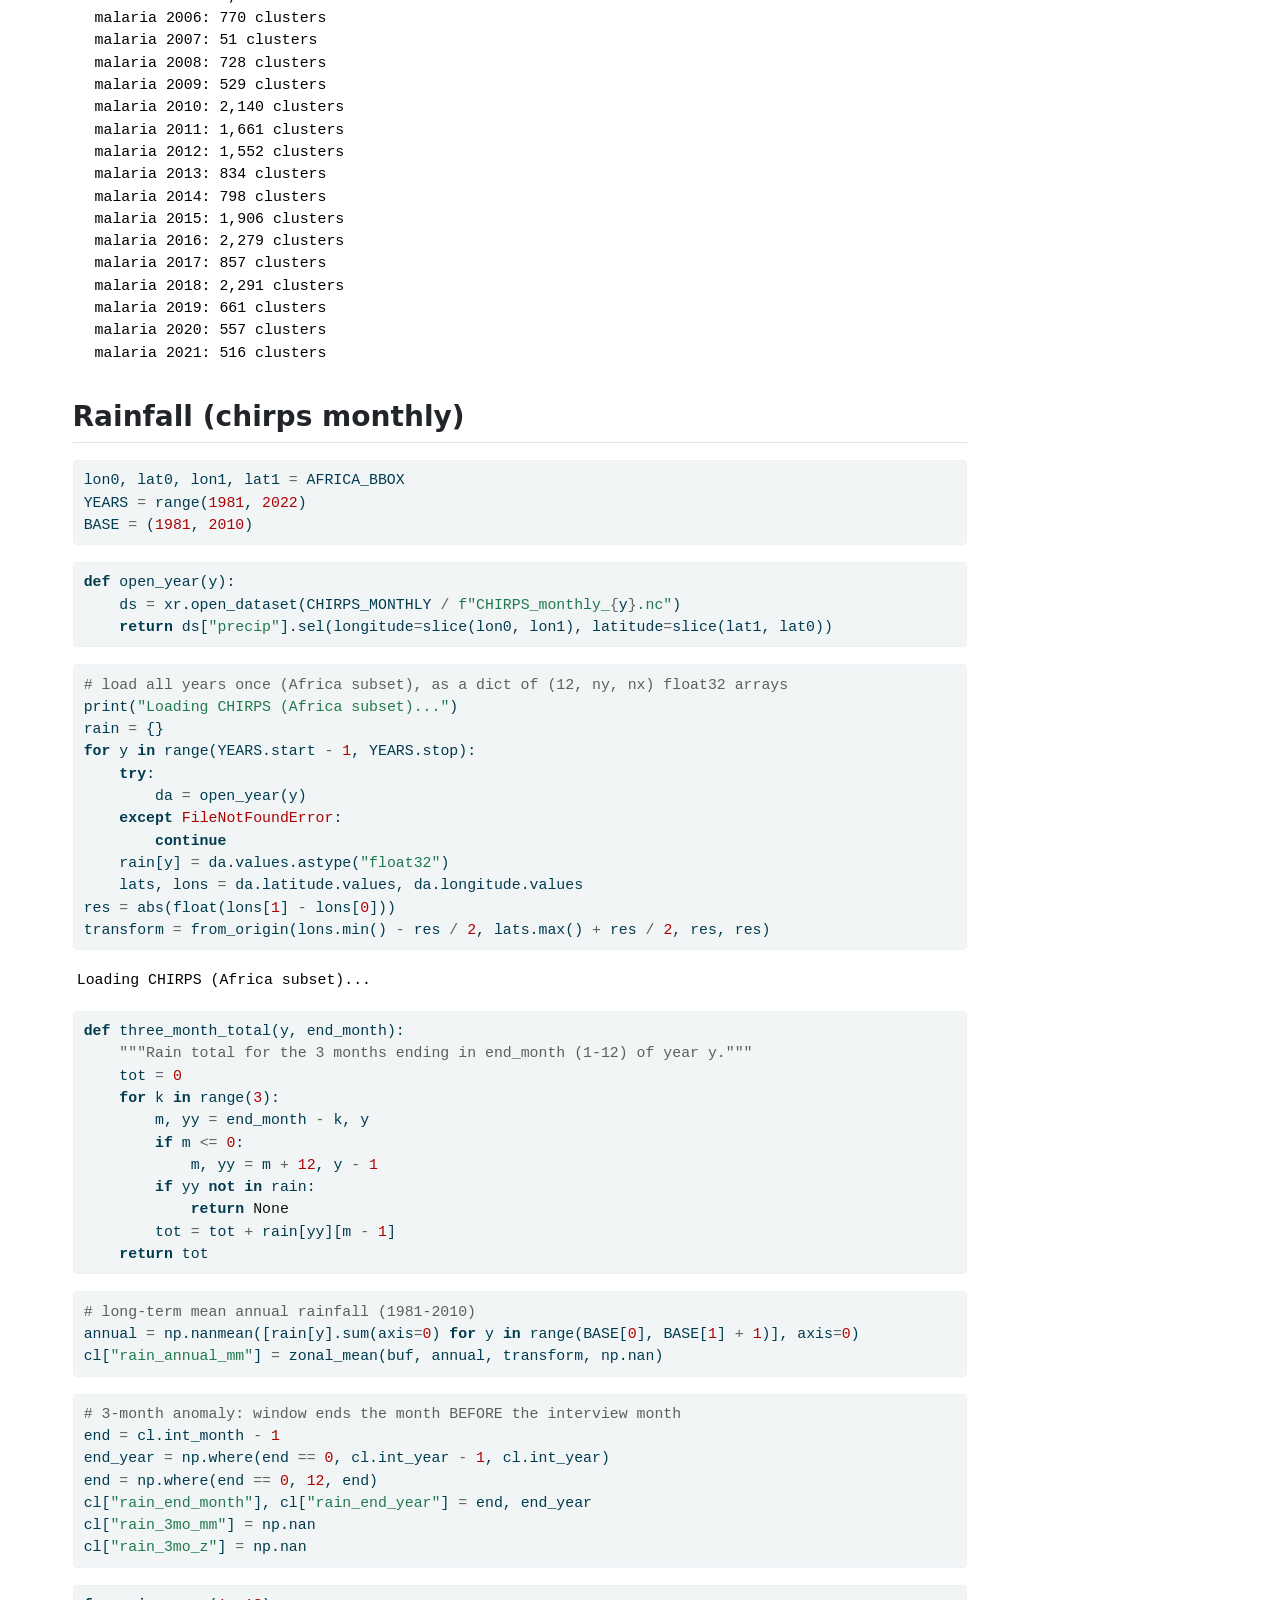
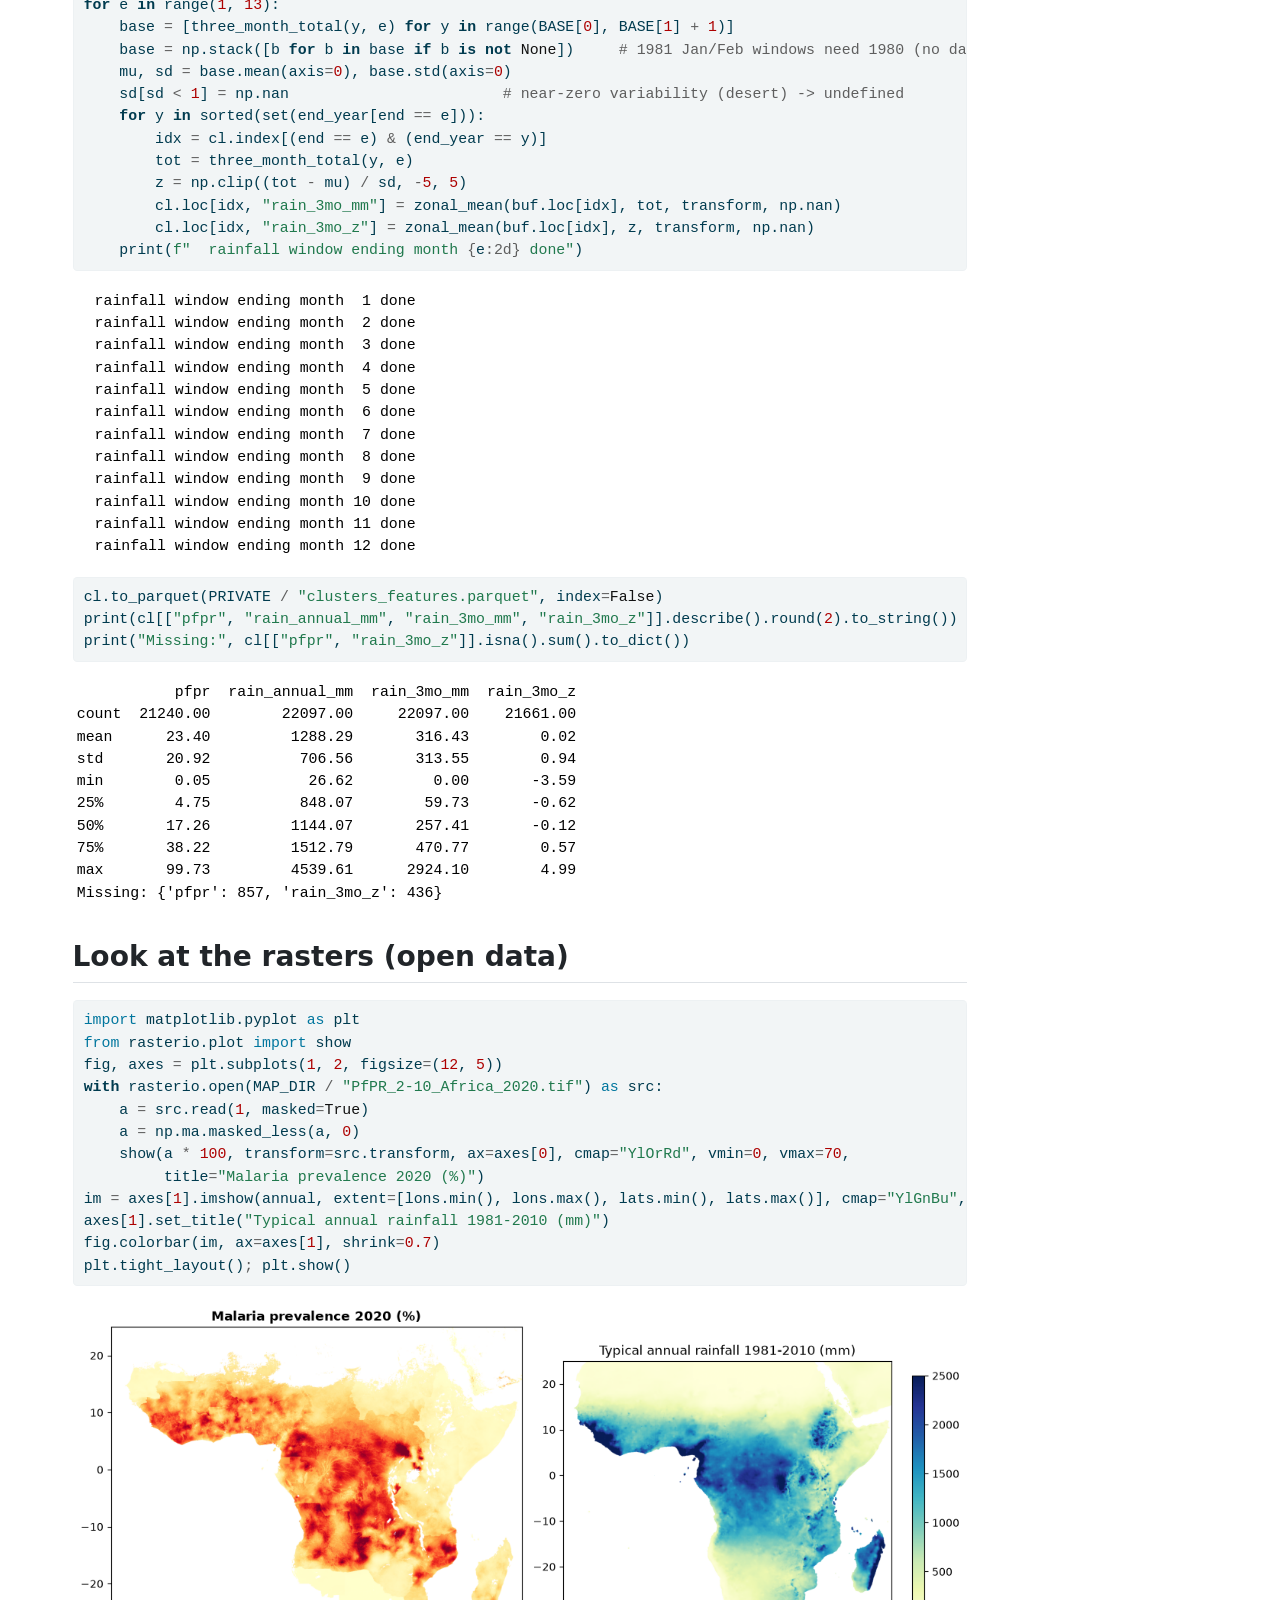
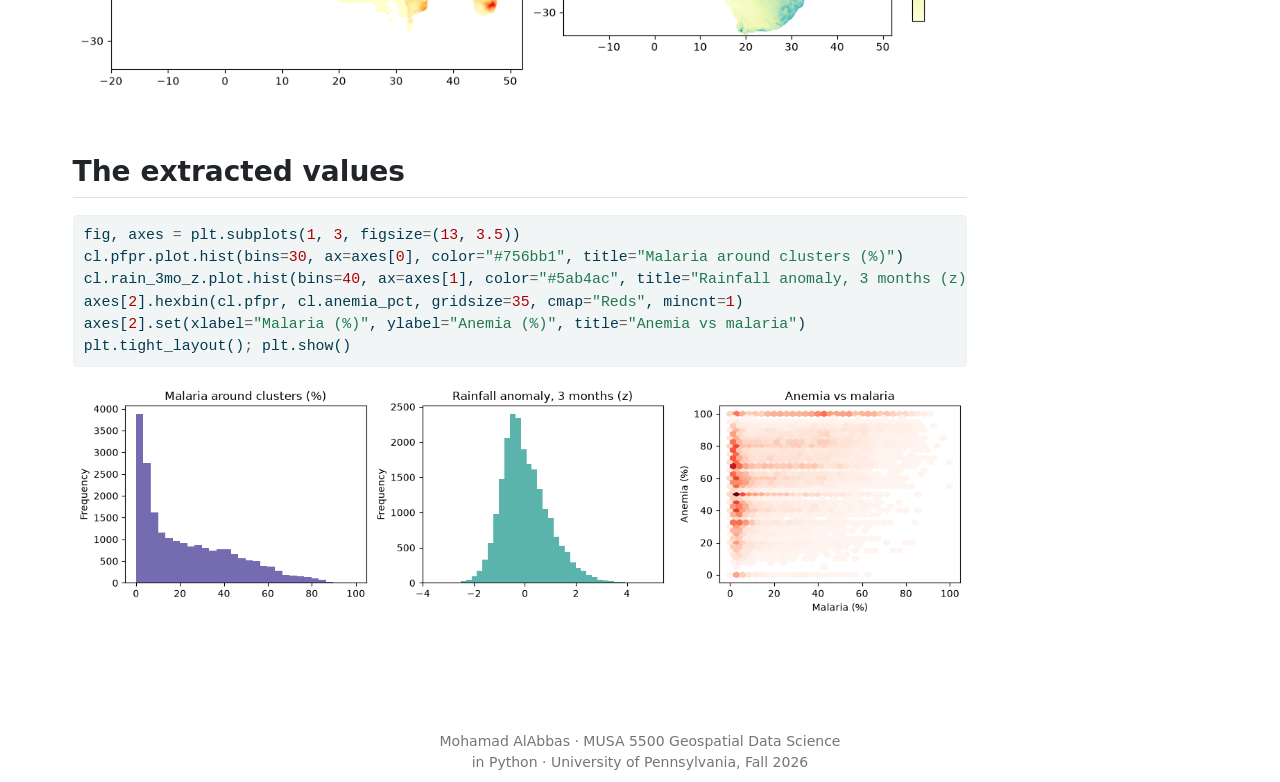
<file: docs/analysis/02_raster_features.html>
<!DOCTYPE html>
<html xmlns="http://www.w3.org/1999/xhtml" lang="en" xml:lang="en"><head>

<meta charset="utf-8">
<meta name="generator" content="quarto-1.10.19">

<meta name="viewport" content="width=device-width, initial-scale=1.0, user-scalable=yes">


<title>Step 2. Add raster-based features to each cluster (zonal statistics). – Malaria · Sanitation · Anemia</title>
<style>
/* Default styles provided by pandoc.
** See https://pandoc.org/MANUAL.html#variables-for-html for config info.
*/
span.smallcaps{font-variant: small-caps;}
div.columns{display: flex; gap: 1.5em;}
div.column{flex: auto;}
@media screen {
div.columns{gap: min(4vw, 1.5em);}
div.column{overflow-x: auto;}
}
div.hanging-indent{margin-left: 1.5em; text-indent: -1.5em;}
ul.task-list{list-style: none;}
ul.task-list li input[type="checkbox"] {
  width: 0.8em;
  margin: 0 0.8em 0.2em -1em; /* quarto-specific, see https://github.com/quarto-dev/quarto-cli/issues/4556 */ 
  vertical-align: middle;
}
/* CSS for syntax highlighting */
html { -webkit-text-size-adjust: 100%; }
pre > code.sourceCode { white-space: pre; position: relative; }
pre > code.sourceCode > span { display: inline-block; line-height: 1.25; }
pre > code.sourceCode > span:empty { height: 1.2em; }
.sourceCode { overflow: visible; }
code.sourceCode > span { color: inherit; text-decoration: inherit; }
div.sourceCode { margin: 1em 0; }
pre.sourceCode { margin: 0; }
@media screen {
div.sourceCode { overflow: auto; }
}
@media print {
pre > code.sourceCode { white-space: pre-wrap; }
pre > code.sourceCode > span { text-indent: -5em; padding-left: 5em; }
}
pre.numberSource code
  { counter-reset: source-line 0; }
pre.numberSource code > span
  { position: relative; left: -4em; counter-increment: source-line; }
pre.numberSource code > span > a:first-child::before
  { content: counter(source-line);
    position: relative; left: -1em; text-align: right; vertical-align: baseline;
    border: none; display: inline-block;
    -webkit-touch-callout: none; -webkit-user-select: none;
    -khtml-user-select: none; -moz-user-select: none;
    -ms-user-select: none; user-select: none;
    padding: 0 4px; width: 4em;
  }
pre.numberSource { margin-left: 3em;  padding-left: 4px; }
div.sourceCode
  {   }
@media screen {
pre > code.sourceCode > span > a:first-child::before { text-decoration: underline; }
}
</style>


<script src="../site_libs/quarto-nav/quarto-nav.js"></script>
<script src="../site_libs/quarto-nav/headroom.min.js"></script>
<script src="../site_libs/clipboard/clipboard.min.js"></script>
<script src="../site_libs/quarto-search/autocomplete.umd.js"></script>
<script src="../site_libs/quarto-search/fuse.min.js"></script>
<script src="../site_libs/quarto-search/quarto-search.js"></script>
<meta name="quarto:offset" content="../">
<script src="../site_libs/quarto-html/quarto.js" type="module"></script>
<script src="../site_libs/quarto-html/tabsets/tabsets.js" type="module"></script>
<script src="../site_libs/quarto-html/popper.min.js"></script>
<script src="../site_libs/quarto-html/tippy.umd.min.js"></script>
<script src="../site_libs/quarto-html/anchor.min.js"></script>
<link href="../site_libs/quarto-html/tippy.css" rel="stylesheet">
<link href="../site_libs/quarto-html/quarto-syntax-highlighting-bf27225e3a48a9273f3daa8f8e829971.css" rel="stylesheet" id="quarto-text-highlighting-styles">
<script src="../site_libs/bootstrap/bootstrap.min.js"></script>
<link href="../site_libs/bootstrap/bootstrap-icons.css" rel="stylesheet">
<link href="../site_libs/bootstrap/bootstrap-9f3bd175c10802df2928bec4c6c0e599.min.css" rel="stylesheet" append-hash="true" id="quarto-bootstrap" data-mode="light">
<script id="quarto-search-options" type="application/json">{
  "location": "navbar",
  "copy-button": false,
  "collapse-after": 3,
  "panel-placement": "end",
  "type": "overlay",
  "limit": 50,
  "keyboard-shortcut": [
    "f",
    "/",
    "s"
  ],
  "show-item-context": false,
  "language": {
    "search-no-results-text": "No results",
    "search-matching-documents-text": "matching documents",
    "search-copy-link-title": "Copy link to search",
    "search-hide-matches-text": "Hide additional matches",
    "search-more-match-text": "more match in this document",
    "search-more-matches-text": "more matches in this document",
    "search-clear-button-title": "Clear",
    "search-text-placeholder": "",
    "search-detached-cancel-button-title": "Cancel",
    "search-submit-button-title": "Submit",
    "search-label": "Search"
  }
}</script>


</head>

<body class="nav-fixed quarto-light">

<div id="quarto-search-results"></div>
  <header id="quarto-header" class="headroom fixed-top">
    <nav class="navbar navbar-expand-lg " data-bs-theme="dark">
      <div class="navbar-container container-fluid">
      <div class="navbar-brand-container mx-auto">
    <a class="navbar-brand" href="../index.html">
    <span class="navbar-title">Malaria · Sanitation · Anemia</span>
    </a>
  </div>
            <div id="quarto-search" class="" title="Search"></div>
          <button class="navbar-toggler" type="button" data-bs-toggle="collapse" data-bs-target="#navbarCollapse" aria-controls="navbarCollapse" role="menu" aria-expanded="false" aria-label="Toggle navigation" onclick="if (window.quartoToggleHeadroom) { window.quartoToggleHeadroom(); }">
  <span class="navbar-toggler-icon"></span>
</button>
          <div class="collapse navbar-collapse" id="navbarCollapse">
            <ul class="navbar-nav navbar-nav-scroll me-auto">
  <li class="nav-item">
    <a class="nav-link" href="../index.html"> 
<span class="menu-text">Home</span></a>
  </li>  
  <li class="nav-item">
    <a class="nav-link" href="../explore.html"> 
<span class="menu-text">Map explorer</span></a>
  </li>  
  <li class="nav-item">
    <a class="nav-link" href="../overlap.html"> 
<span class="menu-text">Where they overlap</span></a>
  </li>  
  <li class="nav-item">
    <a class="nav-link" href="../profiles.html"> 
<span class="menu-text">Profiles &amp; hotspots</span></a>
  </li>  
  <li class="nav-item">
    <a class="nav-link" href="../model.html"> 
<span class="menu-text">Predicting anemia</span></a>
  </li>  
  <li class="nav-item">
    <a class="nav-link" href="../website/index.html"> 
<span class="menu-text">Story website</span></a>
  </li>  
  <li class="nav-item dropdown ">
    <a class="nav-link dropdown-toggle" href="#" id="nav-menu-notebooks" role="link" data-bs-toggle="dropdown" aria-expanded="false">
 <span class="menu-text">Notebooks</span>
    </a>
    <ul class="dropdown-menu" aria-labelledby="nav-menu-notebooks">    
        <li>
    <a class="dropdown-item" href="../analysis/01_build_clusters.html">
 <span class="dropdown-text">1 · Build the cluster table</span></a>
  </li>  
        <li>
    <a class="dropdown-item" href="../analysis/02_raster_features.html">
 <span class="dropdown-text">2 · Raster analysis (malaria, rainfall)</span></a>
  </li>  
        <li>
    <a class="dropdown-item" href="../analysis/03_download_boundaries.html">
 <span class="dropdown-text">3 · Region boundaries (API)</span></a>
  </li>  
        <li>
    <a class="dropdown-item" href="../analysis/04_profiles_hotspots.html">
 <span class="dropdown-text">4 · k-means profiles &amp; DBSCAN hotspots</span></a>
  </li>  
        <li>
    <a class="dropdown-item" href="../analysis/05_predict_anemia.html">
 <span class="dropdown-text">5 · Predicting anemia (ML)</span></a>
  </li>  
        <li>
    <a class="dropdown-item" href="../analysis/06_public_outputs.html">
 <span class="dropdown-text">6 · Privacy-safe exports</span></a>
  </li>  
    </ul>
  </li>
  <li class="nav-item">
    <a class="nav-link" href="../methods.html"> 
<span class="menu-text">Data &amp; methods</span></a>
  </li>  
  <li class="nav-item">
    <a class="nav-link" href="../report.html"> 
<span class="menu-text">Report</span></a>
  </li>  
</ul>
          </div> <!-- /navcollapse -->
            <div class="quarto-navbar-tools">
</div>
      </div> <!-- /container-fluid -->
    </nav>
</header>
<!-- content -->
<div id="quarto-content" class="quarto-container page-columns page-rows-contents page-layout-full page-navbar">
<!-- sidebar -->
<!-- margin-sidebar -->
    <div id="quarto-margin-sidebar" class="sidebar margin-sidebar">
        <nav id="TOC" role="doc-toc" class="toc-active">
    <h2 id="toc-title">On this page</h2>
   
  <ul>
  <li><a href="#buffers-in-metres-using-an-equal-area-projection" id="toc-buffers-in-metres-using-an-equal-area-projection" class="nav-link active" data-scroll-target="#buffers-in-metres-using-an-equal-area-projection">Buffers (in metres, using an equal-area projection)</a></li>
  <li><a href="#malaria-map-pfpr-2-10-matched-to-interview-year" id="toc-malaria-map-pfpr-2-10-matched-to-interview-year" class="nav-link" data-scroll-target="#malaria-map-pfpr-2-10-matched-to-interview-year">Malaria (map pfpr 2-10), matched to interview year</a></li>
  <li><a href="#rainfall-chirps-monthly" id="toc-rainfall-chirps-monthly" class="nav-link" data-scroll-target="#rainfall-chirps-monthly">Rainfall (chirps monthly)</a></li>
  <li><a href="#look-at-the-rasters-open-data" id="toc-look-at-the-rasters-open-data" class="nav-link" data-scroll-target="#look-at-the-rasters-open-data">Look at the rasters (open data)</a></li>
  <li><a href="#the-extracted-values" id="toc-the-extracted-values" class="nav-link" data-scroll-target="#the-extracted-values">The extracted values</a></li>
  </ul>
</nav>
    </div>
<!-- main -->
<main class="content column-page-left" id="quarto-document-content">

<header id="title-block-header" class="quarto-title-block default">
<div class="quarto-title">
<h1 class="title">Step 2. Add raster-based features to each cluster (zonal statistics).</h1>
</div>



<div class="quarto-title-meta column-page-left">

    
  
    
  </div>
  


</header>


<ul>
<li>Buffers: 2 km (urban) / 5 km (rural), matching DHS GPS displacement.
<ul>
<li>Malaria: Malaria Atlas Project P. falciparum prevalence (age 2-10), mean over the buffer, for the cluster’s interview year.</li>
<li>Rainfall: CHIRPS monthly. Total rain in the 3 months before the interview month, as a standardized anomaly (z-score) against the same 3 calendar months in 1981-2010 at that location. Plus the long-term (1981-2010) mean annual rainfall.</li>
</ul></li>
</ul>
<p>Input : data/private/clusters.parquet Output: data/private/clusters_features.parquet</p>
<p><em>Run on the author’s computer. The DHS data are private, so the outputs shown here are summaries only (no cluster locations or survey records).</em></p>
<div id="684ab00c" class="cell" data-quarto-private-1="{&quot;key&quot;:&quot;execution&quot;,&quot;value&quot;:{&quot;iopub.execute_input&quot;:&quot;2026-11-14T16:31:16.672529Z&quot;,&quot;iopub.status.busy&quot;:&quot;2026-11-14T16:31:16.672378Z&quot;,&quot;iopub.status.idle&quot;:&quot;2026-11-14T16:31:17.339606Z&quot;,&quot;shell.execute_reply&quot;:&quot;2026-11-14T16:31:17.339076Z&quot;}}" data-execution_count="1">
<div class="code-copy-outer-scaffold"><div class="sourceCode cell-code" id="cb1"><pre class="sourceCode python code-with-copy"><code class="sourceCode python"><span id="cb1-1"><a href="#cb1-1" aria-hidden="true" tabindex="-1"></a><span class="im">import</span> numpy <span class="im">as</span> np</span>
<span id="cb1-2"><a href="#cb1-2" aria-hidden="true" tabindex="-1"></a><span class="im">import</span> pandas <span class="im">as</span> pd</span>
<span id="cb1-3"><a href="#cb1-3" aria-hidden="true" tabindex="-1"></a><span class="im">import</span> geopandas <span class="im">as</span> gpd</span>
<span id="cb1-4"><a href="#cb1-4" aria-hidden="true" tabindex="-1"></a><span class="im">import</span> rasterio</span>
<span id="cb1-5"><a href="#cb1-5" aria-hidden="true" tabindex="-1"></a><span class="im">import</span> xarray <span class="im">as</span> xr</span>
<span id="cb1-6"><a href="#cb1-6" aria-hidden="true" tabindex="-1"></a><span class="im">from</span> rasterio.transform <span class="im">import</span> from_origin</span>
<span id="cb1-7"><a href="#cb1-7" aria-hidden="true" tabindex="-1"></a><span class="im">from</span> rasterstats <span class="im">import</span> zonal_stats</span>
<span id="cb1-8"><a href="#cb1-8" aria-hidden="true" tabindex="-1"></a><span class="im">from</span> config <span class="im">import</span> PRIVATE, CHIRPS_MONTHLY, MAP_DIR, AFRICA_BBOX, AFRICA_EQUAL_AREA</span></code></pre></div><button title="Copy to Clipboard" class="code-copy-button"><i class="bi"></i></button></div>
</div>
<div id="0f651142" class="cell" data-quarto-private-1="{&quot;key&quot;:&quot;execution&quot;,&quot;value&quot;:{&quot;iopub.execute_input&quot;:&quot;2026-11-14T16:31:17.341545Z&quot;,&quot;iopub.status.busy&quot;:&quot;2026-11-14T16:31:17.341278Z&quot;,&quot;iopub.status.idle&quot;:&quot;2026-11-14T16:31:17.386322Z&quot;,&quot;shell.execute_reply&quot;:&quot;2026-11-14T16:31:17.385779Z&quot;}}" data-execution_count="2">
<div class="code-copy-outer-scaffold"><div class="sourceCode cell-code" id="cb2"><pre class="sourceCode python code-with-copy"><code class="sourceCode python"><span id="cb2-1"><a href="#cb2-1" aria-hidden="true" tabindex="-1"></a>cl <span class="op">=</span> pd.read_parquet(PRIVATE <span class="op">/</span> <span class="st">"clusters.parquet"</span>)</span>
<span id="cb2-2"><a href="#cb2-2" aria-hidden="true" tabindex="-1"></a>pts <span class="op">=</span> gpd.GeoDataFrame(cl, geometry<span class="op">=</span>gpd.points_from_xy(cl.lon, cl.lat), crs<span class="op">=</span><span class="st">"EPSG:4326"</span>)</span></code></pre></div><button title="Copy to Clipboard" class="code-copy-button"><i class="bi"></i></button></div>
</div>
<section id="buffers-in-metres-using-an-equal-area-projection" class="level2">
<h2 class="anchored" data-anchor-id="buffers-in-metres-using-an-equal-area-projection">Buffers (in metres, using an equal-area projection)</h2>
<div id="f4d15f1d" class="cell" data-quarto-private-1="{&quot;key&quot;:&quot;execution&quot;,&quot;value&quot;:{&quot;iopub.execute_input&quot;:&quot;2026-11-14T16:31:17.387604Z&quot;,&quot;iopub.status.busy&quot;:&quot;2026-11-14T16:31:17.387490Z&quot;,&quot;iopub.status.idle&quot;:&quot;2026-11-14T16:31:17.708264Z&quot;,&quot;shell.execute_reply&quot;:&quot;2026-11-14T16:31:17.707678Z&quot;}}" data-execution_count="3">
<div class="code-copy-outer-scaffold"><div class="sourceCode cell-code" id="cb3"><pre class="sourceCode python code-with-copy"><code class="sourceCode python"><span id="cb3-1"><a href="#cb3-1" aria-hidden="true" tabindex="-1"></a>pts_m <span class="op">=</span> pts.to_crs(AFRICA_EQUAL_AREA)</span>
<span id="cb3-2"><a href="#cb3-2" aria-hidden="true" tabindex="-1"></a>radius <span class="op">=</span> np.where(pts_m.urban <span class="op">==</span> <span class="dv">1</span>, <span class="dv">2000</span>, <span class="dv">5000</span>)</span>
<span id="cb3-3"><a href="#cb3-3" aria-hidden="true" tabindex="-1"></a>buf <span class="op">=</span> pts_m.<span class="bu">buffer</span>(radius).to_crs(<span class="st">"EPSG:4326"</span>)</span>
<span id="cb3-4"><a href="#cb3-4" aria-hidden="true" tabindex="-1"></a><span class="bu">print</span>(<span class="ss">f"</span><span class="sc">{</span><span class="bu">len</span>(buf)<span class="sc">:,}</span><span class="ss"> buffers built"</span>)</span></code></pre></div><button title="Copy to Clipboard" class="code-copy-button"><i class="bi"></i></button></div>
<div class="cell-output cell-output-stdout">
<pre><code>22,097 buffers built</code></pre>
</div>
</div>
<div id="1d9d40ec" class="cell" data-quarto-private-1="{&quot;key&quot;:&quot;execution&quot;,&quot;value&quot;:{&quot;iopub.execute_input&quot;:&quot;2026-11-14T16:31:17.709503Z&quot;,&quot;iopub.status.busy&quot;:&quot;2026-11-14T16:31:17.709377Z&quot;,&quot;iopub.status.idle&quot;:&quot;2026-11-14T16:31:17.712238Z&quot;,&quot;shell.execute_reply&quot;:&quot;2026-11-14T16:31:17.711853Z&quot;}}" data-execution_count="4">
<div class="code-copy-outer-scaffold"><div class="sourceCode cell-code" id="cb5"><pre class="sourceCode python code-with-copy"><code class="sourceCode python"><span id="cb5-1"><a href="#cb5-1" aria-hidden="true" tabindex="-1"></a><span class="kw">def</span> zonal_mean(geoms, array, transform, nodata):</span>
<span id="cb5-2"><a href="#cb5-2" aria-hidden="true" tabindex="-1"></a>    out <span class="op">=</span> zonal_stats(<span class="bu">list</span>(geoms), array, affine<span class="op">=</span>transform, stats<span class="op">=</span>[<span class="st">"mean"</span>],</span>
<span id="cb5-3"><a href="#cb5-3" aria-hidden="true" tabindex="-1"></a>                      nodata<span class="op">=</span>nodata, all_touched<span class="op">=</span><span class="va">True</span>)</span>
<span id="cb5-4"><a href="#cb5-4" aria-hidden="true" tabindex="-1"></a>    <span class="cf">return</span> np.array([o[<span class="st">"mean"</span>] <span class="cf">if</span> o[<span class="st">"mean"</span>] <span class="kw">is</span> <span class="kw">not</span> <span class="va">None</span> <span class="cf">else</span> np.nan <span class="cf">for</span> o <span class="kw">in</span> out])</span></code></pre></div><button title="Copy to Clipboard" class="code-copy-button"><i class="bi"></i></button></div>
</div>
</section>
<section id="malaria-map-pfpr-2-10-matched-to-interview-year" class="level2">
<h2 class="anchored" data-anchor-id="malaria-map-pfpr-2-10-matched-to-interview-year">Malaria (map pfpr 2-10), matched to interview year</h2>
<div id="3fcff702" class="cell" data-quarto-private-1="{&quot;key&quot;:&quot;execution&quot;,&quot;value&quot;:{&quot;iopub.execute_input&quot;:&quot;2026-11-14T16:31:17.713434Z&quot;,&quot;iopub.status.busy&quot;:&quot;2026-11-14T16:31:17.713327Z&quot;,&quot;iopub.status.idle&quot;:&quot;2026-11-14T16:31:35.813880Z&quot;,&quot;shell.execute_reply&quot;:&quot;2026-11-14T16:31:35.813202Z&quot;}}" data-execution_count="5">
<div class="code-copy-outer-scaffold"><div class="sourceCode cell-code" id="cb6"><pre class="sourceCode python code-with-copy"><code class="sourceCode python"><span id="cb6-1"><a href="#cb6-1" aria-hidden="true" tabindex="-1"></a>cl[<span class="st">"pfpr"</span>] <span class="op">=</span> np.nan</span>
<span id="cb6-2"><a href="#cb6-2" aria-hidden="true" tabindex="-1"></a><span class="cf">for</span> yr, idx <span class="kw">in</span> cl.groupby(cl.int_year.clip(<span class="dv">2000</span>, <span class="dv">2021</span>)).groups.items():</span>
<span id="cb6-3"><a href="#cb6-3" aria-hidden="true" tabindex="-1"></a>    <span class="cf">with</span> rasterio.<span class="bu">open</span>(MAP_DIR <span class="op">/</span> <span class="ss">f"PfPR_2-10_Africa_</span><span class="sc">{</span>yr<span class="sc">}</span><span class="ss">.tif"</span>) <span class="im">as</span> src:</span>
<span id="cb6-4"><a href="#cb6-4" aria-hidden="true" tabindex="-1"></a>        arr <span class="op">=</span> src.read(<span class="dv">1</span>).astype(<span class="st">"float32"</span>)</span>
<span id="cb6-5"><a href="#cb6-5" aria-hidden="true" tabindex="-1"></a>        nod <span class="op">=</span> src.nodata</span>
<span id="cb6-6"><a href="#cb6-6" aria-hidden="true" tabindex="-1"></a>        <span class="cf">if</span> nod <span class="kw">is</span> <span class="kw">not</span> <span class="va">None</span>:</span>
<span id="cb6-7"><a href="#cb6-7" aria-hidden="true" tabindex="-1"></a>            arr[arr <span class="op">==</span> nod] <span class="op">=</span> np.nan</span>
<span id="cb6-8"><a href="#cb6-8" aria-hidden="true" tabindex="-1"></a>        arr[arr <span class="op">&lt;</span> <span class="dv">0</span>] <span class="op">=</span> np.nan</span>
<span id="cb6-9"><a href="#cb6-9" aria-hidden="true" tabindex="-1"></a>        cl.loc[idx, <span class="st">"pfpr"</span>] <span class="op">=</span> zonal_mean(buf.loc[idx], arr, src.transform, np.nan) <span class="op">*</span> <span class="dv">100</span></span>
<span id="cb6-10"><a href="#cb6-10" aria-hidden="true" tabindex="-1"></a>    <span class="bu">print</span>(<span class="ss">f"  malaria </span><span class="sc">{</span>yr<span class="sc">}</span><span class="ss">: </span><span class="sc">{</span><span class="bu">len</span>(idx)<span class="sc">:,}</span><span class="ss"> clusters"</span>)</span></code></pre></div><button title="Copy to Clipboard" class="code-copy-button"><i class="bi"></i></button></div>
<div class="cell-output cell-output-stdout">
<pre><code>  malaria 2000: 119 clusters
  malaria 2001: 534 clusters
  malaria 2003: 1,037 clusters
  malaria 2004: 717 clusters
  malaria 2005: 1,560 clusters
  malaria 2006: 770 clusters
  malaria 2007: 51 clusters
  malaria 2008: 728 clusters
  malaria 2009: 529 clusters
  malaria 2010: 2,140 clusters
  malaria 2011: 1,661 clusters
  malaria 2012: 1,552 clusters
  malaria 2013: 834 clusters
  malaria 2014: 798 clusters
  malaria 2015: 1,906 clusters
  malaria 2016: 2,279 clusters
  malaria 2017: 857 clusters
  malaria 2018: 2,291 clusters
  malaria 2019: 661 clusters
  malaria 2020: 557 clusters
  malaria 2021: 516 clusters</code></pre>
</div>
</div>
</section>
<section id="rainfall-chirps-monthly" class="level2">
<h2 class="anchored" data-anchor-id="rainfall-chirps-monthly">Rainfall (chirps monthly)</h2>
<div id="80d4782c" class="cell" data-quarto-private-1="{&quot;key&quot;:&quot;execution&quot;,&quot;value&quot;:{&quot;iopub.execute_input&quot;:&quot;2026-11-14T16:31:35.815246Z&quot;,&quot;iopub.status.busy&quot;:&quot;2026-11-14T16:31:35.815077Z&quot;,&quot;iopub.status.idle&quot;:&quot;2026-11-14T16:31:35.819048Z&quot;,&quot;shell.execute_reply&quot;:&quot;2026-11-14T16:31:35.818259Z&quot;}}" data-execution_count="6">
<div class="code-copy-outer-scaffold"><div class="sourceCode cell-code" id="cb8"><pre class="sourceCode python code-with-copy"><code class="sourceCode python"><span id="cb8-1"><a href="#cb8-1" aria-hidden="true" tabindex="-1"></a>lon0, lat0, lon1, lat1 <span class="op">=</span> AFRICA_BBOX</span>
<span id="cb8-2"><a href="#cb8-2" aria-hidden="true" tabindex="-1"></a>YEARS <span class="op">=</span> <span class="bu">range</span>(<span class="dv">1981</span>, <span class="dv">2022</span>)</span>
<span id="cb8-3"><a href="#cb8-3" aria-hidden="true" tabindex="-1"></a>BASE <span class="op">=</span> (<span class="dv">1981</span>, <span class="dv">2010</span>)</span></code></pre></div><button title="Copy to Clipboard" class="code-copy-button"><i class="bi"></i></button></div>
</div>
<div id="1480c5ed" class="cell" data-quarto-private-1="{&quot;key&quot;:&quot;execution&quot;,&quot;value&quot;:{&quot;iopub.execute_input&quot;:&quot;2026-11-14T16:31:35.820196Z&quot;,&quot;iopub.status.busy&quot;:&quot;2026-11-14T16:31:35.820084Z&quot;,&quot;iopub.status.idle&quot;:&quot;2026-11-14T16:31:35.823886Z&quot;,&quot;shell.execute_reply&quot;:&quot;2026-11-14T16:31:35.823265Z&quot;}}" data-execution_count="7">
<div class="code-copy-outer-scaffold"><div class="sourceCode cell-code" id="cb9"><pre class="sourceCode python code-with-copy"><code class="sourceCode python"><span id="cb9-1"><a href="#cb9-1" aria-hidden="true" tabindex="-1"></a><span class="kw">def</span> open_year(y):</span>
<span id="cb9-2"><a href="#cb9-2" aria-hidden="true" tabindex="-1"></a>    ds <span class="op">=</span> xr.open_dataset(CHIRPS_MONTHLY <span class="op">/</span> <span class="ss">f"CHIRPS_monthly_</span><span class="sc">{</span>y<span class="sc">}</span><span class="ss">.nc"</span>)</span>
<span id="cb9-3"><a href="#cb9-3" aria-hidden="true" tabindex="-1"></a>    <span class="cf">return</span> ds[<span class="st">"precip"</span>].sel(longitude<span class="op">=</span><span class="bu">slice</span>(lon0, lon1), latitude<span class="op">=</span><span class="bu">slice</span>(lat1, lat0))</span></code></pre></div><button title="Copy to Clipboard" class="code-copy-button"><i class="bi"></i></button></div>
</div>
<div id="4c7947e3" class="cell" data-quarto-private-1="{&quot;key&quot;:&quot;execution&quot;,&quot;value&quot;:{&quot;iopub.execute_input&quot;:&quot;2026-11-14T16:31:35.824933Z&quot;,&quot;iopub.status.busy&quot;:&quot;2026-11-14T16:31:35.824826Z&quot;,&quot;iopub.status.idle&quot;:&quot;2026-11-14T16:33:11.668751Z&quot;,&quot;shell.execute_reply&quot;:&quot;2026-11-14T16:33:11.667748Z&quot;}}" data-execution_count="8">
<div class="code-copy-outer-scaffold"><div class="sourceCode cell-code" id="cb10"><pre class="sourceCode python code-with-copy"><code class="sourceCode python"><span id="cb10-1"><a href="#cb10-1" aria-hidden="true" tabindex="-1"></a><span class="co"># load all years once (Africa subset), as a dict of (12, ny, nx) float32 arrays</span></span>
<span id="cb10-2"><a href="#cb10-2" aria-hidden="true" tabindex="-1"></a><span class="bu">print</span>(<span class="st">"Loading CHIRPS (Africa subset)..."</span>)</span>
<span id="cb10-3"><a href="#cb10-3" aria-hidden="true" tabindex="-1"></a>rain <span class="op">=</span> {}</span>
<span id="cb10-4"><a href="#cb10-4" aria-hidden="true" tabindex="-1"></a><span class="cf">for</span> y <span class="kw">in</span> <span class="bu">range</span>(YEARS.start <span class="op">-</span> <span class="dv">1</span>, YEARS.stop):</span>
<span id="cb10-5"><a href="#cb10-5" aria-hidden="true" tabindex="-1"></a>    <span class="cf">try</span>:</span>
<span id="cb10-6"><a href="#cb10-6" aria-hidden="true" tabindex="-1"></a>        da <span class="op">=</span> open_year(y)</span>
<span id="cb10-7"><a href="#cb10-7" aria-hidden="true" tabindex="-1"></a>    <span class="cf">except</span> <span class="pp">FileNotFoundError</span>:</span>
<span id="cb10-8"><a href="#cb10-8" aria-hidden="true" tabindex="-1"></a>        <span class="cf">continue</span></span>
<span id="cb10-9"><a href="#cb10-9" aria-hidden="true" tabindex="-1"></a>    rain[y] <span class="op">=</span> da.values.astype(<span class="st">"float32"</span>)</span>
<span id="cb10-10"><a href="#cb10-10" aria-hidden="true" tabindex="-1"></a>    lats, lons <span class="op">=</span> da.latitude.values, da.longitude.values</span>
<span id="cb10-11"><a href="#cb10-11" aria-hidden="true" tabindex="-1"></a>res <span class="op">=</span> <span class="bu">abs</span>(<span class="bu">float</span>(lons[<span class="dv">1</span>] <span class="op">-</span> lons[<span class="dv">0</span>]))</span>
<span id="cb10-12"><a href="#cb10-12" aria-hidden="true" tabindex="-1"></a>transform <span class="op">=</span> from_origin(lons.<span class="bu">min</span>() <span class="op">-</span> res <span class="op">/</span> <span class="dv">2</span>, lats.<span class="bu">max</span>() <span class="op">+</span> res <span class="op">/</span> <span class="dv">2</span>, res, res)</span></code></pre></div><button title="Copy to Clipboard" class="code-copy-button"><i class="bi"></i></button></div>
<div class="cell-output cell-output-stdout">
<pre><code>Loading CHIRPS (Africa subset)...</code></pre>
</div>
</div>
<div id="c9388d03" class="cell" data-quarto-private-1="{&quot;key&quot;:&quot;execution&quot;,&quot;value&quot;:{&quot;iopub.execute_input&quot;:&quot;2026-11-14T16:33:11.670399Z&quot;,&quot;iopub.status.busy&quot;:&quot;2026-11-14T16:33:11.670273Z&quot;,&quot;iopub.status.idle&quot;:&quot;2026-11-14T16:33:11.674721Z&quot;,&quot;shell.execute_reply&quot;:&quot;2026-11-14T16:33:11.674046Z&quot;}}" data-execution_count="9">
<div class="code-copy-outer-scaffold"><div class="sourceCode cell-code" id="cb12"><pre class="sourceCode python code-with-copy"><code class="sourceCode python"><span id="cb12-1"><a href="#cb12-1" aria-hidden="true" tabindex="-1"></a><span class="kw">def</span> three_month_total(y, end_month):</span>
<span id="cb12-2"><a href="#cb12-2" aria-hidden="true" tabindex="-1"></a>    <span class="co">"""Rain total for the 3 months ending in end_month (1-12) of year y."""</span></span>
<span id="cb12-3"><a href="#cb12-3" aria-hidden="true" tabindex="-1"></a>    tot <span class="op">=</span> <span class="dv">0</span></span>
<span id="cb12-4"><a href="#cb12-4" aria-hidden="true" tabindex="-1"></a>    <span class="cf">for</span> k <span class="kw">in</span> <span class="bu">range</span>(<span class="dv">3</span>):</span>
<span id="cb12-5"><a href="#cb12-5" aria-hidden="true" tabindex="-1"></a>        m, yy <span class="op">=</span> end_month <span class="op">-</span> k, y</span>
<span id="cb12-6"><a href="#cb12-6" aria-hidden="true" tabindex="-1"></a>        <span class="cf">if</span> m <span class="op">&lt;=</span> <span class="dv">0</span>:</span>
<span id="cb12-7"><a href="#cb12-7" aria-hidden="true" tabindex="-1"></a>            m, yy <span class="op">=</span> m <span class="op">+</span> <span class="dv">12</span>, y <span class="op">-</span> <span class="dv">1</span></span>
<span id="cb12-8"><a href="#cb12-8" aria-hidden="true" tabindex="-1"></a>        <span class="cf">if</span> yy <span class="kw">not</span> <span class="kw">in</span> rain:</span>
<span id="cb12-9"><a href="#cb12-9" aria-hidden="true" tabindex="-1"></a>            <span class="cf">return</span> <span class="va">None</span></span>
<span id="cb12-10"><a href="#cb12-10" aria-hidden="true" tabindex="-1"></a>        tot <span class="op">=</span> tot <span class="op">+</span> rain[yy][m <span class="op">-</span> <span class="dv">1</span>]</span>
<span id="cb12-11"><a href="#cb12-11" aria-hidden="true" tabindex="-1"></a>    <span class="cf">return</span> tot</span></code></pre></div><button title="Copy to Clipboard" class="code-copy-button"><i class="bi"></i></button></div>
</div>
<div id="d7d05300" class="cell" data-quarto-private-1="{&quot;key&quot;:&quot;execution&quot;,&quot;value&quot;:{&quot;iopub.execute_input&quot;:&quot;2026-11-14T16:33:11.675725Z&quot;,&quot;iopub.status.busy&quot;:&quot;2026-11-14T16:33:11.675615Z&quot;,&quot;iopub.status.idle&quot;:&quot;2026-11-14T16:33:27.163406Z&quot;,&quot;shell.execute_reply&quot;:&quot;2026-11-14T16:33:27.162557Z&quot;}}" data-execution_count="10">
<div class="code-copy-outer-scaffold"><div class="sourceCode cell-code" id="cb13"><pre class="sourceCode python code-with-copy"><code class="sourceCode python"><span id="cb13-1"><a href="#cb13-1" aria-hidden="true" tabindex="-1"></a><span class="co"># long-term mean annual rainfall (1981-2010)</span></span>
<span id="cb13-2"><a href="#cb13-2" aria-hidden="true" tabindex="-1"></a>annual <span class="op">=</span> np.nanmean([rain[y].<span class="bu">sum</span>(axis<span class="op">=</span><span class="dv">0</span>) <span class="cf">for</span> y <span class="kw">in</span> <span class="bu">range</span>(BASE[<span class="dv">0</span>], BASE[<span class="dv">1</span>] <span class="op">+</span> <span class="dv">1</span>)], axis<span class="op">=</span><span class="dv">0</span>)</span>
<span id="cb13-3"><a href="#cb13-3" aria-hidden="true" tabindex="-1"></a>cl[<span class="st">"rain_annual_mm"</span>] <span class="op">=</span> zonal_mean(buf, annual, transform, np.nan)</span></code></pre></div><button title="Copy to Clipboard" class="code-copy-button"><i class="bi"></i></button></div>
</div>
<div id="2086a138" class="cell" data-quarto-private-1="{&quot;key&quot;:&quot;execution&quot;,&quot;value&quot;:{&quot;iopub.execute_input&quot;:&quot;2026-11-14T16:33:27.165313Z&quot;,&quot;iopub.status.busy&quot;:&quot;2026-11-14T16:33:27.165109Z&quot;,&quot;iopub.status.idle&quot;:&quot;2026-11-14T16:33:27.170220Z&quot;,&quot;shell.execute_reply&quot;:&quot;2026-11-14T16:33:27.169388Z&quot;}}" data-execution_count="11">
<div class="code-copy-outer-scaffold"><div class="sourceCode cell-code" id="cb14"><pre class="sourceCode python code-with-copy"><code class="sourceCode python"><span id="cb14-1"><a href="#cb14-1" aria-hidden="true" tabindex="-1"></a><span class="co"># 3-month anomaly: window ends the month BEFORE the interview month</span></span>
<span id="cb14-2"><a href="#cb14-2" aria-hidden="true" tabindex="-1"></a>end <span class="op">=</span> cl.int_month <span class="op">-</span> <span class="dv">1</span></span>
<span id="cb14-3"><a href="#cb14-3" aria-hidden="true" tabindex="-1"></a>end_year <span class="op">=</span> np.where(end <span class="op">==</span> <span class="dv">0</span>, cl.int_year <span class="op">-</span> <span class="dv">1</span>, cl.int_year)</span>
<span id="cb14-4"><a href="#cb14-4" aria-hidden="true" tabindex="-1"></a>end <span class="op">=</span> np.where(end <span class="op">==</span> <span class="dv">0</span>, <span class="dv">12</span>, end)</span>
<span id="cb14-5"><a href="#cb14-5" aria-hidden="true" tabindex="-1"></a>cl[<span class="st">"rain_end_month"</span>], cl[<span class="st">"rain_end_year"</span>] <span class="op">=</span> end, end_year</span>
<span id="cb14-6"><a href="#cb14-6" aria-hidden="true" tabindex="-1"></a>cl[<span class="st">"rain_3mo_mm"</span>] <span class="op">=</span> np.nan</span>
<span id="cb14-7"><a href="#cb14-7" aria-hidden="true" tabindex="-1"></a>cl[<span class="st">"rain_3mo_z"</span>] <span class="op">=</span> np.nan</span></code></pre></div><button title="Copy to Clipboard" class="code-copy-button"><i class="bi"></i></button></div>
</div>
<div id="a3566580" class="cell" data-quarto-private-1="{&quot;key&quot;:&quot;execution&quot;,&quot;value&quot;:{&quot;iopub.execute_input&quot;:&quot;2026-11-14T16:33:27.171375Z&quot;,&quot;iopub.status.busy&quot;:&quot;2026-11-14T16:33:27.171255Z&quot;,&quot;iopub.status.idle&quot;:&quot;2026-11-14T16:34:01.020252Z&quot;,&quot;shell.execute_reply&quot;:&quot;2026-11-14T16:34:01.019561Z&quot;}}" data-execution_count="12">
<div class="code-copy-outer-scaffold"><div class="sourceCode cell-code" id="cb15"><pre class="sourceCode python code-with-copy"><code class="sourceCode python"><span id="cb15-1"><a href="#cb15-1" aria-hidden="true" tabindex="-1"></a><span class="cf">for</span> e <span class="kw">in</span> <span class="bu">range</span>(<span class="dv">1</span>, <span class="dv">13</span>):</span>
<span id="cb15-2"><a href="#cb15-2" aria-hidden="true" tabindex="-1"></a>    base <span class="op">=</span> [three_month_total(y, e) <span class="cf">for</span> y <span class="kw">in</span> <span class="bu">range</span>(BASE[<span class="dv">0</span>], BASE[<span class="dv">1</span>] <span class="op">+</span> <span class="dv">1</span>)]</span>
<span id="cb15-3"><a href="#cb15-3" aria-hidden="true" tabindex="-1"></a>    base <span class="op">=</span> np.stack([b <span class="cf">for</span> b <span class="kw">in</span> base <span class="cf">if</span> b <span class="kw">is</span> <span class="kw">not</span> <span class="va">None</span>])     <span class="co"># 1981 Jan/Feb windows need 1980 (no data)</span></span>
<span id="cb15-4"><a href="#cb15-4" aria-hidden="true" tabindex="-1"></a>    mu, sd <span class="op">=</span> base.mean(axis<span class="op">=</span><span class="dv">0</span>), base.std(axis<span class="op">=</span><span class="dv">0</span>)</span>
<span id="cb15-5"><a href="#cb15-5" aria-hidden="true" tabindex="-1"></a>    sd[sd <span class="op">&lt;</span> <span class="dv">1</span>] <span class="op">=</span> np.nan                        <span class="co"># near-zero variability (desert) -&gt; undefined</span></span>
<span id="cb15-6"><a href="#cb15-6" aria-hidden="true" tabindex="-1"></a>    <span class="cf">for</span> y <span class="kw">in</span> <span class="bu">sorted</span>(<span class="bu">set</span>(end_year[end <span class="op">==</span> e])):</span>
<span id="cb15-7"><a href="#cb15-7" aria-hidden="true" tabindex="-1"></a>        idx <span class="op">=</span> cl.index[(end <span class="op">==</span> e) <span class="op">&amp;</span> (end_year <span class="op">==</span> y)]</span>
<span id="cb15-8"><a href="#cb15-8" aria-hidden="true" tabindex="-1"></a>        tot <span class="op">=</span> three_month_total(y, e)</span>
<span id="cb15-9"><a href="#cb15-9" aria-hidden="true" tabindex="-1"></a>        z <span class="op">=</span> np.clip((tot <span class="op">-</span> mu) <span class="op">/</span> sd, <span class="op">-</span><span class="dv">5</span>, <span class="dv">5</span>)</span>
<span id="cb15-10"><a href="#cb15-10" aria-hidden="true" tabindex="-1"></a>        cl.loc[idx, <span class="st">"rain_3mo_mm"</span>] <span class="op">=</span> zonal_mean(buf.loc[idx], tot, transform, np.nan)</span>
<span id="cb15-11"><a href="#cb15-11" aria-hidden="true" tabindex="-1"></a>        cl.loc[idx, <span class="st">"rain_3mo_z"</span>] <span class="op">=</span> zonal_mean(buf.loc[idx], z, transform, np.nan)</span>
<span id="cb15-12"><a href="#cb15-12" aria-hidden="true" tabindex="-1"></a>    <span class="bu">print</span>(<span class="ss">f"  rainfall window ending month </span><span class="sc">{</span>e<span class="sc">:2d}</span><span class="ss"> done"</span>)</span></code></pre></div><button title="Copy to Clipboard" class="code-copy-button"><i class="bi"></i></button></div>
<div class="cell-output cell-output-stdout">
<pre><code>  rainfall window ending month  1 done
  rainfall window ending month  2 done
  rainfall window ending month  3 done
  rainfall window ending month  4 done
  rainfall window ending month  5 done
  rainfall window ending month  6 done
  rainfall window ending month  7 done
  rainfall window ending month  8 done
  rainfall window ending month  9 done
  rainfall window ending month 10 done
  rainfall window ending month 11 done
  rainfall window ending month 12 done</code></pre>
</div>
</div>
<div id="63fcb1f1" class="cell" data-quarto-private-1="{&quot;key&quot;:&quot;execution&quot;,&quot;value&quot;:{&quot;iopub.execute_input&quot;:&quot;2026-11-14T16:34:01.021432Z&quot;,&quot;iopub.status.busy&quot;:&quot;2026-11-14T16:34:01.021317Z&quot;,&quot;iopub.status.idle&quot;:&quot;2026-11-14T16:34:01.064949Z&quot;,&quot;shell.execute_reply&quot;:&quot;2026-11-14T16:34:01.064076Z&quot;}}" data-execution_count="13">
<div class="code-copy-outer-scaffold"><div class="sourceCode cell-code" id="cb17"><pre class="sourceCode python code-with-copy"><code class="sourceCode python"><span id="cb17-1"><a href="#cb17-1" aria-hidden="true" tabindex="-1"></a>cl.to_parquet(PRIVATE <span class="op">/</span> <span class="st">"clusters_features.parquet"</span>, index<span class="op">=</span><span class="va">False</span>)</span>
<span id="cb17-2"><a href="#cb17-2" aria-hidden="true" tabindex="-1"></a><span class="bu">print</span>(cl[[<span class="st">"pfpr"</span>, <span class="st">"rain_annual_mm"</span>, <span class="st">"rain_3mo_mm"</span>, <span class="st">"rain_3mo_z"</span>]].describe().<span class="bu">round</span>(<span class="dv">2</span>).to_string())</span>
<span id="cb17-3"><a href="#cb17-3" aria-hidden="true" tabindex="-1"></a><span class="bu">print</span>(<span class="st">"Missing:"</span>, cl[[<span class="st">"pfpr"</span>, <span class="st">"rain_3mo_z"</span>]].isna().<span class="bu">sum</span>().to_dict())</span></code></pre></div><button title="Copy to Clipboard" class="code-copy-button"><i class="bi"></i></button></div>
<div class="cell-output cell-output-stdout">
<pre><code>           pfpr  rain_annual_mm  rain_3mo_mm  rain_3mo_z
count  21240.00        22097.00     22097.00    21661.00
mean      23.40         1288.29       316.43        0.02
std       20.92          706.56       313.55        0.94
min        0.05           26.62         0.00       -3.59
25%        4.75          848.07        59.73       -0.62
50%       17.26         1144.07       257.41       -0.12
75%       38.22         1512.79       470.77        0.57
max       99.73         4539.61      2924.10        4.99
Missing: {'pfpr': 857, 'rain_3mo_z': 436}</code></pre>
</div>
</div>
</section>
<section id="look-at-the-rasters-open-data" class="level2">
<h2 class="anchored" data-anchor-id="look-at-the-rasters-open-data">Look at the rasters (open data)</h2>
<div id="68661562" class="cell" data-quarto-private-1="{&quot;key&quot;:&quot;execution&quot;,&quot;value&quot;:{&quot;iopub.execute_input&quot;:&quot;2026-11-14T16:34:01.066424Z&quot;,&quot;iopub.status.busy&quot;:&quot;2026-11-14T16:34:01.066279Z&quot;,&quot;iopub.status.idle&quot;:&quot;2026-11-14T16:34:02.236594Z&quot;,&quot;shell.execute_reply&quot;:&quot;2026-11-14T16:34:02.235982Z&quot;}}" data-execution_count="14">
<div class="code-copy-outer-scaffold"><div class="sourceCode cell-code" id="cb19"><pre class="sourceCode python code-with-copy"><code class="sourceCode python"><span id="cb19-1"><a href="#cb19-1" aria-hidden="true" tabindex="-1"></a><span class="im">import</span> matplotlib.pyplot <span class="im">as</span> plt</span>
<span id="cb19-2"><a href="#cb19-2" aria-hidden="true" tabindex="-1"></a><span class="im">from</span> rasterio.plot <span class="im">import</span> show</span>
<span id="cb19-3"><a href="#cb19-3" aria-hidden="true" tabindex="-1"></a>fig, axes <span class="op">=</span> plt.subplots(<span class="dv">1</span>, <span class="dv">2</span>, figsize<span class="op">=</span>(<span class="dv">12</span>, <span class="dv">5</span>))</span>
<span id="cb19-4"><a href="#cb19-4" aria-hidden="true" tabindex="-1"></a><span class="cf">with</span> rasterio.<span class="bu">open</span>(MAP_DIR <span class="op">/</span> <span class="st">"PfPR_2-10_Africa_2020.tif"</span>) <span class="im">as</span> src:</span>
<span id="cb19-5"><a href="#cb19-5" aria-hidden="true" tabindex="-1"></a>    a <span class="op">=</span> src.read(<span class="dv">1</span>, masked<span class="op">=</span><span class="va">True</span>)</span>
<span id="cb19-6"><a href="#cb19-6" aria-hidden="true" tabindex="-1"></a>    a <span class="op">=</span> np.ma.masked_less(a, <span class="dv">0</span>)</span>
<span id="cb19-7"><a href="#cb19-7" aria-hidden="true" tabindex="-1"></a>    show(a <span class="op">*</span> <span class="dv">100</span>, transform<span class="op">=</span>src.transform, ax<span class="op">=</span>axes[<span class="dv">0</span>], cmap<span class="op">=</span><span class="st">"YlOrRd"</span>, vmin<span class="op">=</span><span class="dv">0</span>, vmax<span class="op">=</span><span class="dv">70</span>,</span>
<span id="cb19-8"><a href="#cb19-8" aria-hidden="true" tabindex="-1"></a>         title<span class="op">=</span><span class="st">"Malaria prevalence 2020 (%)"</span>)</span>
<span id="cb19-9"><a href="#cb19-9" aria-hidden="true" tabindex="-1"></a>im <span class="op">=</span> axes[<span class="dv">1</span>].imshow(annual, extent<span class="op">=</span>[lons.<span class="bu">min</span>(), lons.<span class="bu">max</span>(), lats.<span class="bu">min</span>(), lats.<span class="bu">max</span>()], cmap<span class="op">=</span><span class="st">"YlGnBu"</span>, vmax<span class="op">=</span><span class="dv">2500</span>)</span>
<span id="cb19-10"><a href="#cb19-10" aria-hidden="true" tabindex="-1"></a>axes[<span class="dv">1</span>].set_title(<span class="st">"Typical annual rainfall 1981-2010 (mm)"</span>)</span>
<span id="cb19-11"><a href="#cb19-11" aria-hidden="true" tabindex="-1"></a>fig.colorbar(im, ax<span class="op">=</span>axes[<span class="dv">1</span>], shrink<span class="op">=</span><span class="fl">0.7</span>)</span>
<span id="cb19-12"><a href="#cb19-12" aria-hidden="true" tabindex="-1"></a>plt.tight_layout()<span class="op">;</span> plt.show()</span></code></pre></div><button title="Copy to Clipboard" class="code-copy-button"><i class="bi"></i></button></div>
<div class="cell-output cell-output-display">
<div>
<figure class="figure">
<p><img src="02_raster_features_files/figure-html/cell-15-output-1.png" class="img-fluid figure-img"></p>
</figure>
</div>
</div>
</div>
</section>
<section id="the-extracted-values" class="level2">
<h2 class="anchored" data-anchor-id="the-extracted-values">The extracted values</h2>
<div id="5fbb55f3" class="cell" data-quarto-private-1="{&quot;key&quot;:&quot;execution&quot;,&quot;value&quot;:{&quot;iopub.execute_input&quot;:&quot;2026-11-14T16:34:02.238306Z&quot;,&quot;iopub.status.busy&quot;:&quot;2026-11-14T16:34:02.238028Z&quot;,&quot;iopub.status.idle&quot;:&quot;2026-11-14T16:34:02.432562Z&quot;,&quot;shell.execute_reply&quot;:&quot;2026-11-14T16:34:02.432027Z&quot;}}" data-execution_count="15">
<div class="code-copy-outer-scaffold"><div class="sourceCode cell-code" id="cb20"><pre class="sourceCode python code-with-copy"><code class="sourceCode python"><span id="cb20-1"><a href="#cb20-1" aria-hidden="true" tabindex="-1"></a>fig, axes <span class="op">=</span> plt.subplots(<span class="dv">1</span>, <span class="dv">3</span>, figsize<span class="op">=</span>(<span class="dv">13</span>, <span class="fl">3.5</span>))</span>
<span id="cb20-2"><a href="#cb20-2" aria-hidden="true" tabindex="-1"></a>cl.pfpr.plot.hist(bins<span class="op">=</span><span class="dv">30</span>, ax<span class="op">=</span>axes[<span class="dv">0</span>], color<span class="op">=</span><span class="st">"#756bb1"</span>, title<span class="op">=</span><span class="st">"Malaria around clusters (%)"</span>)</span>
<span id="cb20-3"><a href="#cb20-3" aria-hidden="true" tabindex="-1"></a>cl.rain_3mo_z.plot.hist(bins<span class="op">=</span><span class="dv">40</span>, ax<span class="op">=</span>axes[<span class="dv">1</span>], color<span class="op">=</span><span class="st">"#5ab4ac"</span>, title<span class="op">=</span><span class="st">"Rainfall anomaly, 3 months (z)"</span>)</span>
<span id="cb20-4"><a href="#cb20-4" aria-hidden="true" tabindex="-1"></a>axes[<span class="dv">2</span>].hexbin(cl.pfpr, cl.anemia_pct, gridsize<span class="op">=</span><span class="dv">35</span>, cmap<span class="op">=</span><span class="st">"Reds"</span>, mincnt<span class="op">=</span><span class="dv">1</span>)</span>
<span id="cb20-5"><a href="#cb20-5" aria-hidden="true" tabindex="-1"></a>axes[<span class="dv">2</span>].<span class="bu">set</span>(xlabel<span class="op">=</span><span class="st">"Malaria (%)"</span>, ylabel<span class="op">=</span><span class="st">"Anemia (%)"</span>, title<span class="op">=</span><span class="st">"Anemia vs malaria"</span>)</span>
<span id="cb20-6"><a href="#cb20-6" aria-hidden="true" tabindex="-1"></a>plt.tight_layout()<span class="op">;</span> plt.show()</span></code></pre></div><button title="Copy to Clipboard" class="code-copy-button"><i class="bi"></i></button></div>
<div class="cell-output cell-output-display">
<div>
<figure class="figure">
<p><img src="02_raster_features_files/figure-html/cell-16-output-1.png" class="img-fluid figure-img"></p>
</figure>
</div>
</div>
</div>


</section>

</main> <!-- /main -->
<script id="quarto-html-after-body" type="application/javascript">
  window.document.addEventListener("DOMContentLoaded", function (event) {
    const icon = "";
    const anchorJS = new window.AnchorJS();
    anchorJS.options = {
      placement: 'right',
      icon: icon
    };
    anchorJS.add('.anchored');
    const isCodeAnnotation = (el) => {
      for (const clz of el.classList) {
        if (clz.startsWith('code-annotation-')) {                     
          return true;
        }
      }
      return false;
    }
    const onCopySuccess = function(e) {
      // button target
      const button = e.trigger;
      // don't keep focus
      button.blur();
      // flash "checked"
      button.classList.add('code-copy-button-checked');
      var currentTitle = button.getAttribute("title");
      button.setAttribute("title", "Copied!");
      let tooltip;
      if (window.bootstrap) {
        button.setAttribute("data-bs-toggle", "tooltip");
        button.setAttribute("data-bs-placement", "left");
        button.setAttribute("data-bs-title", "Copied!");
        tooltip = new bootstrap.Tooltip(button, 
          { trigger: "manual", 
            customClass: "code-copy-button-tooltip",
            offset: [0, -8]});
        tooltip.show();    
      }
      setTimeout(function() {
        if (tooltip) {
          tooltip.hide();
          button.removeAttribute("data-bs-title");
          button.removeAttribute("data-bs-toggle");
          button.removeAttribute("data-bs-placement");
        }
        button.setAttribute("title", currentTitle);
        button.classList.remove('code-copy-button-checked');
      }, 1000);
      // clear code selection
      e.clearSelection();
    }
    const getTextToCopy = function(trigger) {
      const outerScaffold = trigger.parentElement.cloneNode(true);
      const codeEl = outerScaffold.querySelector('code');
      for (const childEl of codeEl.children) {
        if (isCodeAnnotation(childEl)) {
          childEl.remove();
        }
      }
      return codeEl.innerText;
    }
    const clipboard = new window.ClipboardJS('.code-copy-button:not([data-in-quarto-modal])', {
      text: getTextToCopy
    });
    clipboard.on('success', onCopySuccess);
    if (window.document.getElementById('quarto-embedded-source-code-modal')) {
      const clipboardModal = new window.ClipboardJS('.code-copy-button[data-in-quarto-modal]', {
        text: getTextToCopy,
        container: window.document.getElementById('quarto-embedded-source-code-modal')
      });
      clipboardModal.on('success', onCopySuccess);
    }
    const viewSource = window.document.getElementById('quarto-view-source') ||
                       window.document.getElementById('quarto-code-tools-source');
    if (viewSource) {
      const sourceUrl = viewSource.getAttribute("data-quarto-source-url");
      viewSource.addEventListener("click", function(e) {
        if (sourceUrl) {
          // rstudio viewer pane
          if (/\bcapabilities=\b/.test(window.location)) {
            window.open(sourceUrl);
          } else {
            window.location.href = sourceUrl;
          }
        } else {
          const modal = new bootstrap.Modal(document.getElementById('quarto-embedded-source-code-modal'));
          modal.show();
        }
        return false;
      });
    }
    function toggleCodeHandler(show) {
      return function(e) {
        const cellDetails = window.document.querySelectorAll(".cell details.code-fold");
        for (let i=0; i<cellDetails.length; i++) {
          const details = cellDetails[i];
          if (show) {
            details.open = true;
          } else {
            details.removeAttribute("open");
          }
        }
        const cellCodeDivs = window.document.querySelectorAll(".cell div.sourceCode.cell-code");
        const fromCls = show ? "hidden" : "unhidden";
        const toCls = show ? "unhidden" : "hidden";
        for (let i=0; i<cellCodeDivs.length; i++) {
          const codeDiv = cellCodeDivs[i];
          if (codeDiv.classList.contains(fromCls)) {
            codeDiv.classList.remove(fromCls);
            codeDiv.classList.add(toCls);
          } 
        }
        return false;
      }
    }
    const hideAllCode = window.document.getElementById("quarto-hide-all-code");
    if (hideAllCode) {
      hideAllCode.addEventListener("click", toggleCodeHandler(false));
    }
    const showAllCode = window.document.getElementById("quarto-show-all-code");
    if (showAllCode) {
      showAllCode.addEventListener("click", toggleCodeHandler(true));
    }
      var localhostRegex = new RegExp(/^(?:http|https):\/\/localhost\:?[0-9]*\//);
      var mailtoRegex = new RegExp(/^mailto:/);
        var filterRegex = new RegExp('/' + window.location.host + '/');
      var isInternal = (href) => {
          return filterRegex.test(href) || localhostRegex.test(href) || mailtoRegex.test(href);
      }
      // Inspect non-navigation links and adorn them if external
     var links = window.document.querySelectorAll('a[href]:not(.nav-link):not(.navbar-brand):not(.toc-action):not(.sidebar-link):not(.sidebar-item-toggle):not(.pagination-link):not(.no-external):not([aria-hidden]):not(.dropdown-item):not(.quarto-navigation-tool):not(.about-link)');
      for (var i=0; i<links.length; i++) {
        const link = links[i];
        if (!isInternal(link.href)) {
          // undo the damage that might have been done by quarto-nav.js in the case of
          // links that we want to consider external
          if (link.dataset.originalHref !== undefined) {
            link.href = link.dataset.originalHref;
          }
        }
      }
    function tippyHover(el, contentFn, onTriggerFn, onUntriggerFn) {
      const config = {
        allowHTML: true,
        maxWidth: 500,
        delay: 100,
        arrow: false,
        appendTo: function(el) {
            return el.parentElement;
        },
        interactive: true,
        interactiveBorder: 10,
        theme: 'quarto',
        placement: 'bottom-start',
      };
      if (contentFn) {
        config.content = contentFn;
      }
      if (onTriggerFn) {
        config.onTrigger = onTriggerFn;
      }
      if (onUntriggerFn) {
        config.onUntrigger = onUntriggerFn;
      }
      window.tippy(el, config); 
    }
    const noterefs = window.document.querySelectorAll('a[role="doc-noteref"]');
    for (var i=0; i<noterefs.length; i++) {
      const ref = noterefs[i];
      tippyHover(ref, function() {
        // use id or data attribute instead here
        let href = ref.getAttribute('data-footnote-href') || ref.getAttribute('href');
        try { href = new URL(href).hash; } catch {}
        const id = href.replace(/^#\/?/, "");
        const note = window.document.getElementById(id);
        if (note) {
          return note.innerHTML;
        } else {
          return "";
        }
      });
    }
    const xrefs = window.document.querySelectorAll('a.quarto-xref');
    const processXRef = (id, note) => {
      // Strip column container classes
      const stripColumnClz = (el) => {
        el.classList.remove("page-full", "page-columns");
        if (el.children) {
          for (const child of el.children) {
            stripColumnClz(child);
          }
        }
      }
      stripColumnClz(note)
      if (id === null || id.startsWith('sec-')) {
        // Special case sections, only their first couple elements
        const container = document.createElement("div");
        if (note.children && note.children.length > 2) {
          container.appendChild(note.children[0].cloneNode(true));
          for (let i = 1; i < note.children.length; i++) {
            const child = note.children[i];
            if (child.tagName === "P" && child.innerText === "") {
              continue;
            } else {
              container.appendChild(child.cloneNode(true));
              break;
            }
          }
          if (window.Quarto?.typesetMath) {
            window.Quarto.typesetMath(container);
          }
          return container.innerHTML
        } else {
          if (window.Quarto?.typesetMath) {
            window.Quarto.typesetMath(note);
          }
          return note.innerHTML;
        }
      } else {
        // Remove any anchor links if they are present
        const anchorLink = note.querySelector('a.anchorjs-link');
        if (anchorLink) {
          anchorLink.remove();
        }
        if (window.Quarto?.typesetMath) {
          window.Quarto.typesetMath(note);
        }
        if (note.classList.contains("callout")) {
          return note.outerHTML;
        } else {
          return note.innerHTML;
        }
      }
    }
    for (var i=0; i<xrefs.length; i++) {
      const xref = xrefs[i];
      tippyHover(xref, undefined, function(instance) {
        instance.disable();
        let url = xref.getAttribute('href');
        let hash = undefined; 
        if (url.startsWith('#')) {
          hash = url;
        } else {
          try { hash = new URL(url).hash; } catch {}
        }
        if (hash) {
          const id = hash.replace(/^#\/?/, "");
          const note = window.document.getElementById(id);
          if (note !== null) {
            try {
              const html = processXRef(id, note.cloneNode(true));
              instance.setContent(html);
            } finally {
              instance.enable();
              instance.show();
            }
          } else {
            // See if we can fetch this
            fetch(url.split('#')[0])
            .then(res => res.text())
            .then(html => {
              const parser = new DOMParser();
              const htmlDoc = parser.parseFromString(html, "text/html");
              const note = htmlDoc.getElementById(id);
              if (note !== null) {
                const html = processXRef(id, note);
                instance.setContent(html);
              } 
            }).finally(() => {
              instance.enable();
              instance.show();
            });
          }
        } else {
          // See if we can fetch a full url (with no hash to target)
          // This is a special case and we should probably do some content thinning / targeting
          fetch(url)
          .then(res => res.text())
          .then(html => {
            const parser = new DOMParser();
            const htmlDoc = parser.parseFromString(html, "text/html");
            const note = htmlDoc.querySelector('main.content');
            if (note !== null) {
              // This should only happen for chapter cross references
              // (since there is no id in the URL)
              // remove the first header
              if (note.children.length > 0 && note.children[0].tagName === "HEADER") {
                note.children[0].remove();
              }
              const html = processXRef(null, note);
              instance.setContent(html);
            } 
          }).finally(() => {
            instance.enable();
            instance.show();
          });
        }
      }, function(instance) {
      });
    }
        let selectedAnnoteEl;
        const selectorForAnnotation = ( cell, annotation) => {
          let cellAttr = 'data-code-cell="' + cell + '"';
          let lineAttr = 'data-code-annotation="' +  annotation + '"';
          const selector = 'span[' + cellAttr + '][' + lineAttr + ']';
          return selector;
        }
        const selectCodeLines = (annoteEl) => {
          const doc = window.document;
          const targetCell = annoteEl.getAttribute("data-target-cell");
          const targetAnnotation = annoteEl.getAttribute("data-target-annotation");
          const annoteSpan = window.document.querySelector(selectorForAnnotation(targetCell, targetAnnotation));
          const lines = annoteSpan.getAttribute("data-code-lines").split(",");
          const lineIds = lines.map((line) => {
            return targetCell + "-" + line;
          })
          let top = null;
          let height = null;
          let parent = null;
          if (lineIds.length > 0) {
              //compute the position of the single el (top and bottom and make a div)
              const el = window.document.getElementById(lineIds[0]);
              top = el.offsetTop;
              height = el.offsetHeight;
              parent = el.parentElement.parentElement;
            if (lineIds.length > 1) {
              const lastEl = window.document.getElementById(lineIds[lineIds.length - 1]);
              const bottom = lastEl.offsetTop + lastEl.offsetHeight;
              height = bottom - top;
            }
            if (top !== null && height !== null && parent !== null) {
              // cook up a div (if necessary) and position it 
              let div = window.document.getElementById("code-annotation-line-highlight");
              if (div === null) {
                div = window.document.createElement("div");
                div.setAttribute("id", "code-annotation-line-highlight");
                div.style.position = 'absolute';
                parent.appendChild(div);
              }
              div.style.top = top - 2 + "px";
              div.style.height = height + 4 + "px";
              div.style.left = 0;
              let gutterDiv = window.document.getElementById("code-annotation-line-highlight-gutter");
              if (gutterDiv === null) {
                gutterDiv = window.document.createElement("div");
                gutterDiv.setAttribute("id", "code-annotation-line-highlight-gutter");
                gutterDiv.style.position = 'absolute';
                const codeCell = window.document.getElementById(targetCell);
                const gutter = codeCell.querySelector('.code-annotation-gutter');
                gutter.appendChild(gutterDiv);
              }
              gutterDiv.style.top = top - 2 + "px";
              gutterDiv.style.height = height + 4 + "px";
            }
            selectedAnnoteEl = annoteEl;
          }
        };
        const unselectCodeLines = () => {
          const elementsIds = ["code-annotation-line-highlight", "code-annotation-line-highlight-gutter"];
          elementsIds.forEach((elId) => {
            const div = window.document.getElementById(elId);
            if (div) {
              div.remove();
            }
          });
          selectedAnnoteEl = undefined;
        };
          // Handle positioning of the toggle
      window.addEventListener(
        "resize",
        throttle(() => {
          elRect = undefined;
          if (selectedAnnoteEl) {
            selectCodeLines(selectedAnnoteEl);
          }
        }, 10)
      );
      function throttle(fn, ms) {
      let throttle = false;
      let timer;
        return (...args) => {
          if(!throttle) { // first call gets through
              fn.apply(this, args);
              throttle = true;
          } else { // all the others get throttled
              if(timer) clearTimeout(timer); // cancel #2
              timer = setTimeout(() => {
                fn.apply(this, args);
                timer = throttle = false;
              }, ms);
          }
        };
      }
        // Attach click handler to the DT
        const annoteDls = window.document.querySelectorAll('dt[data-target-cell]');
        for (const annoteDlNode of annoteDls) {
          annoteDlNode.addEventListener('click', (event) => {
            const clickedEl = event.target;
            if (clickedEl !== selectedAnnoteEl) {
              unselectCodeLines();
              const activeEl = window.document.querySelector('dt[data-target-cell].code-annotation-active');
              if (activeEl) {
                activeEl.classList.remove('code-annotation-active');
              }
              selectCodeLines(clickedEl);
              clickedEl.classList.add('code-annotation-active');
            } else {
              // Unselect the line
              unselectCodeLines();
              clickedEl.classList.remove('code-annotation-active');
            }
          });
        }
    const findCites = (el) => {
      const parentEl = el.parentElement;
      if (parentEl) {
        const cites = parentEl.dataset.cites;
        if (cites) {
          return {
            el,
            cites: cites.split(' ')
          };
        } else {
          return findCites(el.parentElement)
        }
      } else {
        return undefined;
      }
    };
    var bibliorefs = window.document.querySelectorAll('a[role="doc-biblioref"]');
    for (var i=0; i<bibliorefs.length; i++) {
      const ref = bibliorefs[i];
      const citeInfo = findCites(ref);
      if (citeInfo) {
        tippyHover(citeInfo.el, function() {
          var popup = window.document.createElement('div');
          citeInfo.cites.forEach(function(cite) {
            var citeDiv = window.document.createElement('div');
            citeDiv.classList.add('hanging-indent');
            citeDiv.classList.add('csl-entry');
            var biblioDiv = window.document.getElementById('ref-' + cite);
            if (biblioDiv) {
              citeDiv.innerHTML = biblioDiv.innerHTML;
            }
            popup.appendChild(citeDiv);
          });
          return popup.innerHTML;
        });
      }
    }
  });
  </script>
</div> <!-- /content -->
<footer class="footer">
  <div class="nav-footer">
    <div class="nav-footer-left">
      &nbsp;
    </div>   
    <div class="nav-footer-center">
<p>Mohamad AlAbbas · MUSA 5500 Geospatial Data Science in Python · University of Pennsylvania, Fall 2026</p>
</div>
    <div class="nav-footer-right">
      &nbsp;
    </div>
  </div>
</footer>




</body></html>
</file>
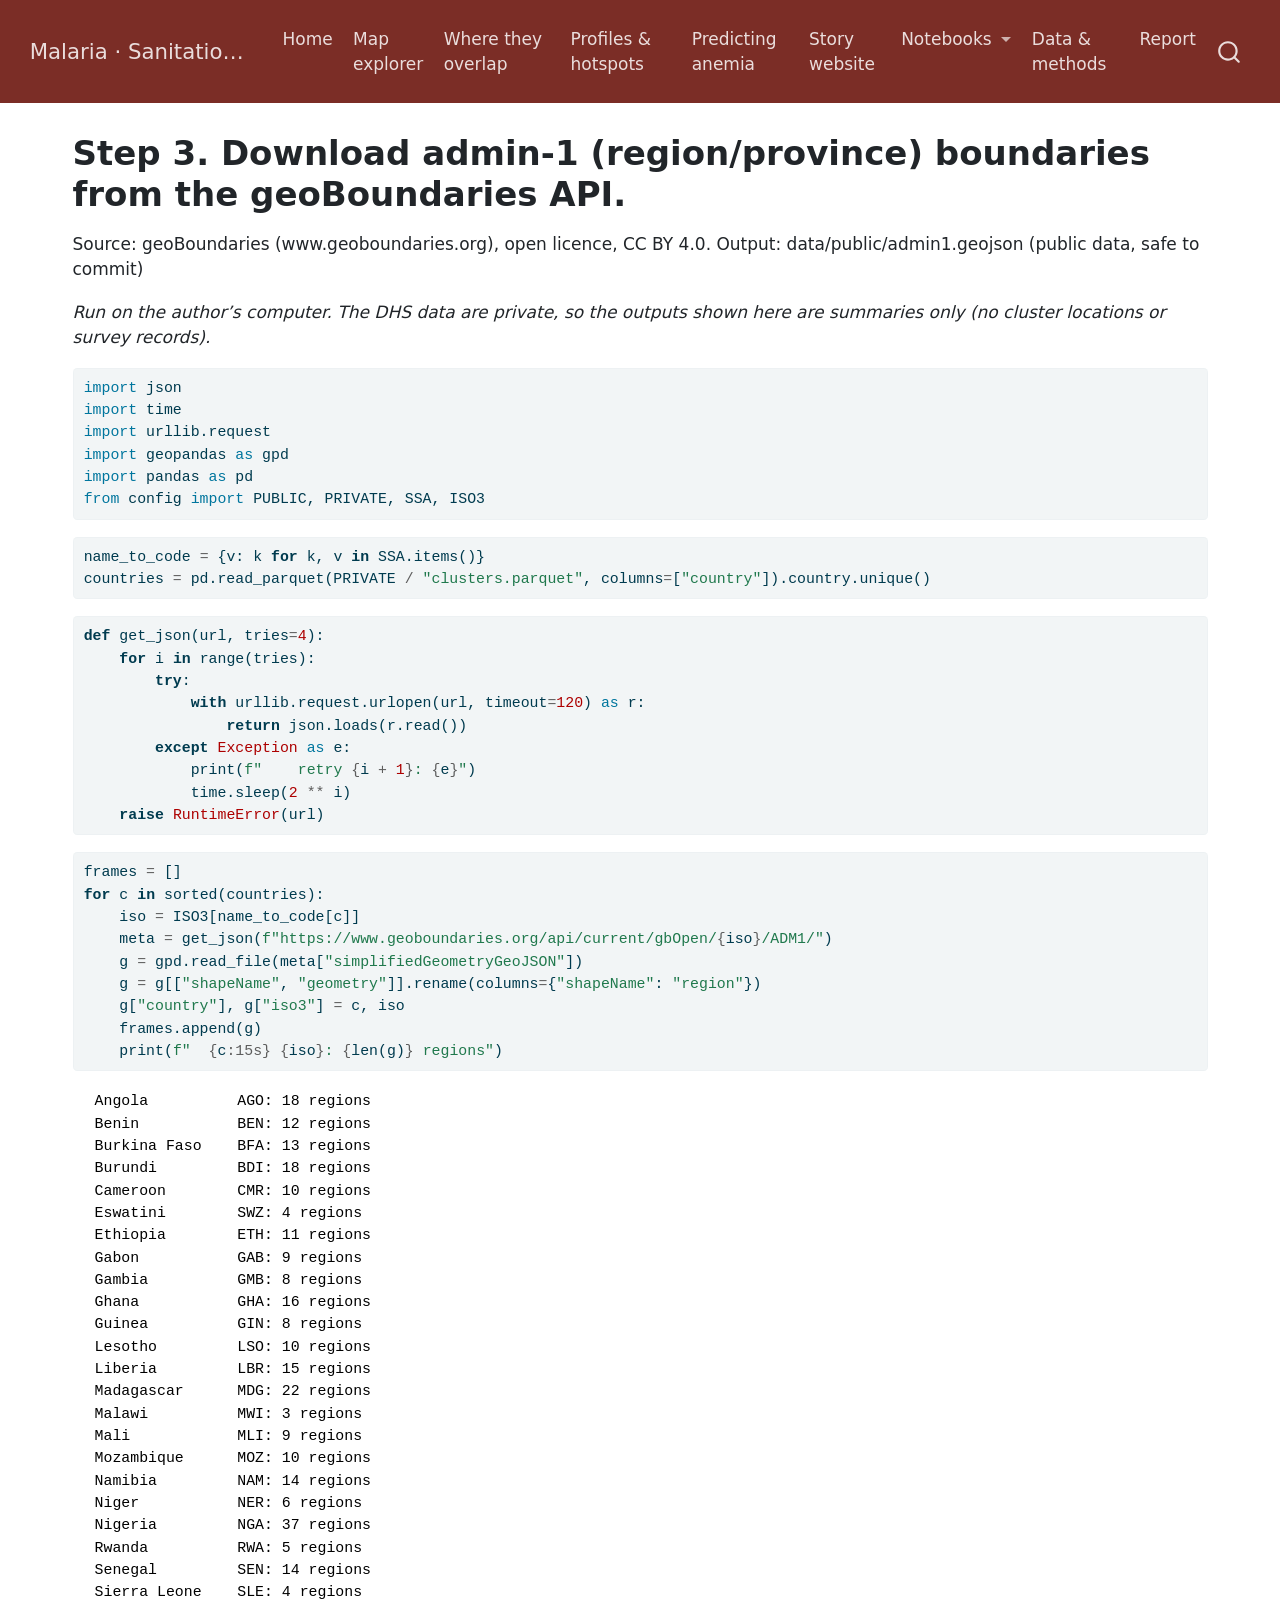
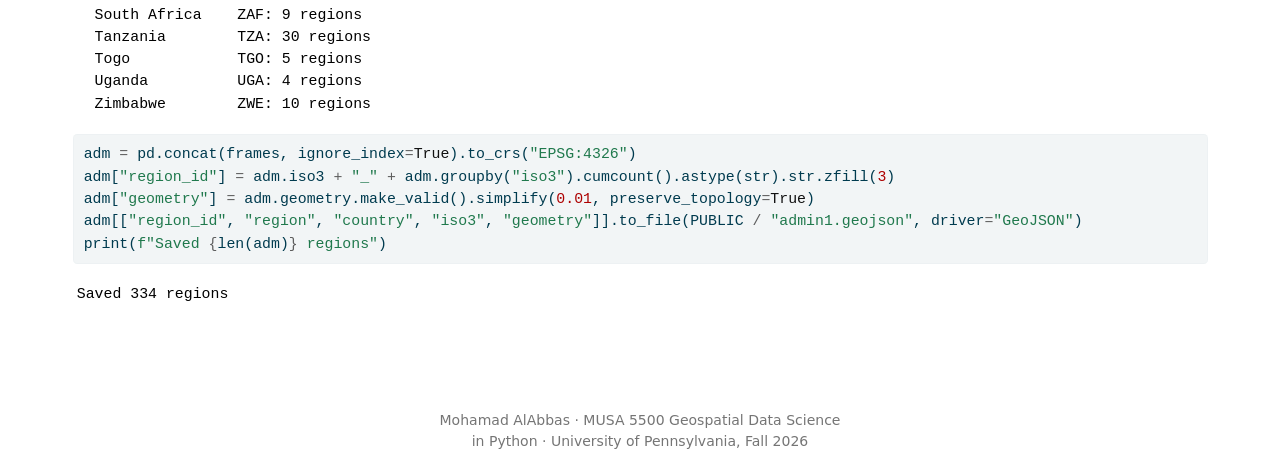
<file: docs/analysis/03_download_boundaries.html>
<!DOCTYPE html>
<html xmlns="http://www.w3.org/1999/xhtml" lang="en" xml:lang="en"><head>

<meta charset="utf-8">
<meta name="generator" content="quarto-1.10.19">

<meta name="viewport" content="width=device-width, initial-scale=1.0, user-scalable=yes">


<title>Step 3. Download admin-1 (region/province) boundaries from the geoBoundaries API. – Malaria · Sanitation · Anemia</title>
<style>
/* Default styles provided by pandoc.
** See https://pandoc.org/MANUAL.html#variables-for-html for config info.
*/
span.smallcaps{font-variant: small-caps;}
div.columns{display: flex; gap: 1.5em;}
div.column{flex: auto;}
@media screen {
div.columns{gap: min(4vw, 1.5em);}
div.column{overflow-x: auto;}
}
div.hanging-indent{margin-left: 1.5em; text-indent: -1.5em;}
ul.task-list{list-style: none;}
ul.task-list li input[type="checkbox"] {
  width: 0.8em;
  margin: 0 0.8em 0.2em -1em; /* quarto-specific, see https://github.com/quarto-dev/quarto-cli/issues/4556 */ 
  vertical-align: middle;
}
/* CSS for syntax highlighting */
html { -webkit-text-size-adjust: 100%; }
pre > code.sourceCode { white-space: pre; position: relative; }
pre > code.sourceCode > span { display: inline-block; line-height: 1.25; }
pre > code.sourceCode > span:empty { height: 1.2em; }
.sourceCode { overflow: visible; }
code.sourceCode > span { color: inherit; text-decoration: inherit; }
div.sourceCode { margin: 1em 0; }
pre.sourceCode { margin: 0; }
@media screen {
div.sourceCode { overflow: auto; }
}
@media print {
pre > code.sourceCode { white-space: pre-wrap; }
pre > code.sourceCode > span { text-indent: -5em; padding-left: 5em; }
}
pre.numberSource code
  { counter-reset: source-line 0; }
pre.numberSource code > span
  { position: relative; left: -4em; counter-increment: source-line; }
pre.numberSource code > span > a:first-child::before
  { content: counter(source-line);
    position: relative; left: -1em; text-align: right; vertical-align: baseline;
    border: none; display: inline-block;
    -webkit-touch-callout: none; -webkit-user-select: none;
    -khtml-user-select: none; -moz-user-select: none;
    -ms-user-select: none; user-select: none;
    padding: 0 4px; width: 4em;
  }
pre.numberSource { margin-left: 3em;  padding-left: 4px; }
div.sourceCode
  {   }
@media screen {
pre > code.sourceCode > span > a:first-child::before { text-decoration: underline; }
}
</style>


<script src="../site_libs/quarto-nav/quarto-nav.js"></script>
<script src="../site_libs/quarto-nav/headroom.min.js"></script>
<script src="../site_libs/clipboard/clipboard.min.js"></script>
<script src="../site_libs/quarto-search/autocomplete.umd.js"></script>
<script src="../site_libs/quarto-search/fuse.min.js"></script>
<script src="../site_libs/quarto-search/quarto-search.js"></script>
<meta name="quarto:offset" content="../">
<script src="../site_libs/quarto-html/quarto.js" type="module"></script>
<script src="../site_libs/quarto-html/tabsets/tabsets.js" type="module"></script>
<script src="../site_libs/quarto-html/popper.min.js"></script>
<script src="../site_libs/quarto-html/tippy.umd.min.js"></script>
<script src="../site_libs/quarto-html/anchor.min.js"></script>
<link href="../site_libs/quarto-html/tippy.css" rel="stylesheet">
<link href="../site_libs/quarto-html/quarto-syntax-highlighting-bf27225e3a48a9273f3daa8f8e829971.css" rel="stylesheet" id="quarto-text-highlighting-styles">
<script src="../site_libs/bootstrap/bootstrap.min.js"></script>
<link href="../site_libs/bootstrap/bootstrap-icons.css" rel="stylesheet">
<link href="../site_libs/bootstrap/bootstrap-9f3bd175c10802df2928bec4c6c0e599.min.css" rel="stylesheet" append-hash="true" id="quarto-bootstrap" data-mode="light">
<script id="quarto-search-options" type="application/json">{
  "location": "navbar",
  "copy-button": false,
  "collapse-after": 3,
  "panel-placement": "end",
  "type": "overlay",
  "limit": 50,
  "keyboard-shortcut": [
    "f",
    "/",
    "s"
  ],
  "show-item-context": false,
  "language": {
    "search-no-results-text": "No results",
    "search-matching-documents-text": "matching documents",
    "search-copy-link-title": "Copy link to search",
    "search-hide-matches-text": "Hide additional matches",
    "search-more-match-text": "more match in this document",
    "search-more-matches-text": "more matches in this document",
    "search-clear-button-title": "Clear",
    "search-text-placeholder": "",
    "search-detached-cancel-button-title": "Cancel",
    "search-submit-button-title": "Submit",
    "search-label": "Search"
  }
}</script>


</head>

<body class="nav-fixed quarto-light">

<div id="quarto-search-results"></div>
  <header id="quarto-header" class="headroom fixed-top">
    <nav class="navbar navbar-expand-lg " data-bs-theme="dark">
      <div class="navbar-container container-fluid">
      <div class="navbar-brand-container mx-auto">
    <a class="navbar-brand" href="../index.html">
    <span class="navbar-title">Malaria · Sanitation · Anemia</span>
    </a>
  </div>
            <div id="quarto-search" class="" title="Search"></div>
          <button class="navbar-toggler" type="button" data-bs-toggle="collapse" data-bs-target="#navbarCollapse" aria-controls="navbarCollapse" role="menu" aria-expanded="false" aria-label="Toggle navigation" onclick="if (window.quartoToggleHeadroom) { window.quartoToggleHeadroom(); }">
  <span class="navbar-toggler-icon"></span>
</button>
          <div class="collapse navbar-collapse" id="navbarCollapse">
            <ul class="navbar-nav navbar-nav-scroll me-auto">
  <li class="nav-item">
    <a class="nav-link" href="../index.html"> 
<span class="menu-text">Home</span></a>
  </li>  
  <li class="nav-item">
    <a class="nav-link" href="../explore.html"> 
<span class="menu-text">Map explorer</span></a>
  </li>  
  <li class="nav-item">
    <a class="nav-link" href="../overlap.html"> 
<span class="menu-text">Where they overlap</span></a>
  </li>  
  <li class="nav-item">
    <a class="nav-link" href="../profiles.html"> 
<span class="menu-text">Profiles &amp; hotspots</span></a>
  </li>  
  <li class="nav-item">
    <a class="nav-link" href="../model.html"> 
<span class="menu-text">Predicting anemia</span></a>
  </li>  
  <li class="nav-item">
    <a class="nav-link" href="../website/index.html"> 
<span class="menu-text">Story website</span></a>
  </li>  
  <li class="nav-item dropdown ">
    <a class="nav-link dropdown-toggle" href="#" id="nav-menu-notebooks" role="link" data-bs-toggle="dropdown" aria-expanded="false">
 <span class="menu-text">Notebooks</span>
    </a>
    <ul class="dropdown-menu" aria-labelledby="nav-menu-notebooks">    
        <li>
    <a class="dropdown-item" href="../analysis/01_build_clusters.html">
 <span class="dropdown-text">1 · Build the cluster table</span></a>
  </li>  
        <li>
    <a class="dropdown-item" href="../analysis/02_raster_features.html">
 <span class="dropdown-text">2 · Raster analysis (malaria, rainfall)</span></a>
  </li>  
        <li>
    <a class="dropdown-item" href="../analysis/03_download_boundaries.html">
 <span class="dropdown-text">3 · Region boundaries (API)</span></a>
  </li>  
        <li>
    <a class="dropdown-item" href="../analysis/04_profiles_hotspots.html">
 <span class="dropdown-text">4 · k-means profiles &amp; DBSCAN hotspots</span></a>
  </li>  
        <li>
    <a class="dropdown-item" href="../analysis/05_predict_anemia.html">
 <span class="dropdown-text">5 · Predicting anemia (ML)</span></a>
  </li>  
        <li>
    <a class="dropdown-item" href="../analysis/06_public_outputs.html">
 <span class="dropdown-text">6 · Privacy-safe exports</span></a>
  </li>  
    </ul>
  </li>
  <li class="nav-item">
    <a class="nav-link" href="../methods.html"> 
<span class="menu-text">Data &amp; methods</span></a>
  </li>  
  <li class="nav-item">
    <a class="nav-link" href="../report.html"> 
<span class="menu-text">Report</span></a>
  </li>  
</ul>
          </div> <!-- /navcollapse -->
            <div class="quarto-navbar-tools">
</div>
      </div> <!-- /container-fluid -->
    </nav>
</header>
<!-- content -->
<div id="quarto-content" class="quarto-container page-columns page-rows-contents page-layout-full page-navbar">
<!-- sidebar -->
<!-- margin-sidebar -->
    <div id="quarto-margin-sidebar" class="sidebar margin-sidebar zindex-bottom">
        
    </div>
<!-- main -->
<main class="content column-page" id="quarto-document-content">

<header id="title-block-header" class="quarto-title-block default">
<div class="quarto-title">
<h1 class="title">Step 3. Download admin-1 (region/province) boundaries from the geoBoundaries API.</h1>
</div>



<div class="quarto-title-meta column-page">

    
  
    
  </div>
  


</header>


<p>Source: geoBoundaries (www.geoboundaries.org), open licence, CC BY 4.0. Output: data/public/admin1.geojson (public data, safe to commit)</p>
<p><em>Run on the author’s computer. The DHS data are private, so the outputs shown here are summaries only (no cluster locations or survey records).</em></p>
<div id="8b6c0fa6" class="cell" data-quarto-private-1="{&quot;key&quot;:&quot;execution&quot;,&quot;value&quot;:{&quot;iopub.execute_input&quot;:&quot;2026-11-14T16:34:05.935611Z&quot;,&quot;iopub.status.busy&quot;:&quot;2026-11-14T16:34:05.935477Z&quot;,&quot;iopub.status.idle&quot;:&quot;2026-11-14T16:34:06.480993Z&quot;,&quot;shell.execute_reply&quot;:&quot;2026-11-14T16:34:06.480376Z&quot;}}" data-execution_count="1">
<div class="code-copy-outer-scaffold"><div class="sourceCode cell-code" id="cb1"><pre class="sourceCode python code-with-copy"><code class="sourceCode python"><span id="cb1-1"><a href="#cb1-1" aria-hidden="true" tabindex="-1"></a><span class="im">import</span> json</span>
<span id="cb1-2"><a href="#cb1-2" aria-hidden="true" tabindex="-1"></a><span class="im">import</span> time</span>
<span id="cb1-3"><a href="#cb1-3" aria-hidden="true" tabindex="-1"></a><span class="im">import</span> urllib.request</span>
<span id="cb1-4"><a href="#cb1-4" aria-hidden="true" tabindex="-1"></a><span class="im">import</span> geopandas <span class="im">as</span> gpd</span>
<span id="cb1-5"><a href="#cb1-5" aria-hidden="true" tabindex="-1"></a><span class="im">import</span> pandas <span class="im">as</span> pd</span>
<span id="cb1-6"><a href="#cb1-6" aria-hidden="true" tabindex="-1"></a><span class="im">from</span> config <span class="im">import</span> PUBLIC, PRIVATE, SSA, ISO3</span></code></pre></div><button title="Copy to Clipboard" class="code-copy-button"><i class="bi"></i></button></div>
</div>
<div id="11524ae4" class="cell" data-quarto-private-1="{&quot;key&quot;:&quot;execution&quot;,&quot;value&quot;:{&quot;iopub.execute_input&quot;:&quot;2026-11-14T16:34:06.482389Z&quot;,&quot;iopub.status.busy&quot;:&quot;2026-11-14T16:34:06.482212Z&quot;,&quot;iopub.status.idle&quot;:&quot;2026-11-14T16:34:06.522967Z&quot;,&quot;shell.execute_reply&quot;:&quot;2026-11-14T16:34:06.522472Z&quot;}}" data-execution_count="2">
<div class="code-copy-outer-scaffold"><div class="sourceCode cell-code" id="cb2"><pre class="sourceCode python code-with-copy"><code class="sourceCode python"><span id="cb2-1"><a href="#cb2-1" aria-hidden="true" tabindex="-1"></a>name_to_code <span class="op">=</span> {v: k <span class="cf">for</span> k, v <span class="kw">in</span> SSA.items()}</span>
<span id="cb2-2"><a href="#cb2-2" aria-hidden="true" tabindex="-1"></a>countries <span class="op">=</span> pd.read_parquet(PRIVATE <span class="op">/</span> <span class="st">"clusters.parquet"</span>, columns<span class="op">=</span>[<span class="st">"country"</span>]).country.unique()</span></code></pre></div><button title="Copy to Clipboard" class="code-copy-button"><i class="bi"></i></button></div>
</div>
<div id="13694bcc" class="cell" data-quarto-private-1="{&quot;key&quot;:&quot;execution&quot;,&quot;value&quot;:{&quot;iopub.execute_input&quot;:&quot;2026-11-14T16:34:06.524157Z&quot;,&quot;iopub.status.busy&quot;:&quot;2026-11-14T16:34:06.523981Z&quot;,&quot;iopub.status.idle&quot;:&quot;2026-11-14T16:34:06.526981Z&quot;,&quot;shell.execute_reply&quot;:&quot;2026-11-14T16:34:06.526505Z&quot;}}" data-execution_count="3">
<div class="code-copy-outer-scaffold"><div class="sourceCode cell-code" id="cb3"><pre class="sourceCode python code-with-copy"><code class="sourceCode python"><span id="cb3-1"><a href="#cb3-1" aria-hidden="true" tabindex="-1"></a><span class="kw">def</span> get_json(url, tries<span class="op">=</span><span class="dv">4</span>):</span>
<span id="cb3-2"><a href="#cb3-2" aria-hidden="true" tabindex="-1"></a>    <span class="cf">for</span> i <span class="kw">in</span> <span class="bu">range</span>(tries):</span>
<span id="cb3-3"><a href="#cb3-3" aria-hidden="true" tabindex="-1"></a>        <span class="cf">try</span>:</span>
<span id="cb3-4"><a href="#cb3-4" aria-hidden="true" tabindex="-1"></a>            <span class="cf">with</span> urllib.request.urlopen(url, timeout<span class="op">=</span><span class="dv">120</span>) <span class="im">as</span> r:</span>
<span id="cb3-5"><a href="#cb3-5" aria-hidden="true" tabindex="-1"></a>                <span class="cf">return</span> json.loads(r.read())</span>
<span id="cb3-6"><a href="#cb3-6" aria-hidden="true" tabindex="-1"></a>        <span class="cf">except</span> <span class="pp">Exception</span> <span class="im">as</span> e:</span>
<span id="cb3-7"><a href="#cb3-7" aria-hidden="true" tabindex="-1"></a>            <span class="bu">print</span>(<span class="ss">f"    retry </span><span class="sc">{</span>i <span class="op">+</span> <span class="dv">1</span><span class="sc">}</span><span class="ss">: </span><span class="sc">{</span>e<span class="sc">}</span><span class="ss">"</span>)</span>
<span id="cb3-8"><a href="#cb3-8" aria-hidden="true" tabindex="-1"></a>            time.sleep(<span class="dv">2</span> <span class="op">**</span> i)</span>
<span id="cb3-9"><a href="#cb3-9" aria-hidden="true" tabindex="-1"></a>    <span class="cf">raise</span> <span class="pp">RuntimeError</span>(url)</span></code></pre></div><button title="Copy to Clipboard" class="code-copy-button"><i class="bi"></i></button></div>
</div>
<div id="d78501e4" class="cell" data-quarto-private-1="{&quot;key&quot;:&quot;execution&quot;,&quot;value&quot;:{&quot;iopub.execute_input&quot;:&quot;2026-11-14T16:34:06.528600Z&quot;,&quot;iopub.status.busy&quot;:&quot;2026-11-14T16:34:06.528490Z&quot;,&quot;iopub.status.idle&quot;:&quot;2026-11-14T16:34:27.143825Z&quot;,&quot;shell.execute_reply&quot;:&quot;2026-11-14T16:34:27.143329Z&quot;}}" data-execution_count="4">
<div class="code-copy-outer-scaffold"><div class="sourceCode cell-code" id="cb4"><pre class="sourceCode python code-with-copy"><code class="sourceCode python"><span id="cb4-1"><a href="#cb4-1" aria-hidden="true" tabindex="-1"></a>frames <span class="op">=</span> []</span>
<span id="cb4-2"><a href="#cb4-2" aria-hidden="true" tabindex="-1"></a><span class="cf">for</span> c <span class="kw">in</span> <span class="bu">sorted</span>(countries):</span>
<span id="cb4-3"><a href="#cb4-3" aria-hidden="true" tabindex="-1"></a>    iso <span class="op">=</span> ISO3[name_to_code[c]]</span>
<span id="cb4-4"><a href="#cb4-4" aria-hidden="true" tabindex="-1"></a>    meta <span class="op">=</span> get_json(<span class="ss">f"https://www.geoboundaries.org/api/current/gbOpen/</span><span class="sc">{</span>iso<span class="sc">}</span><span class="ss">/ADM1/"</span>)</span>
<span id="cb4-5"><a href="#cb4-5" aria-hidden="true" tabindex="-1"></a>    g <span class="op">=</span> gpd.read_file(meta[<span class="st">"simplifiedGeometryGeoJSON"</span>])</span>
<span id="cb4-6"><a href="#cb4-6" aria-hidden="true" tabindex="-1"></a>    g <span class="op">=</span> g[[<span class="st">"shapeName"</span>, <span class="st">"geometry"</span>]].rename(columns<span class="op">=</span>{<span class="st">"shapeName"</span>: <span class="st">"region"</span>})</span>
<span id="cb4-7"><a href="#cb4-7" aria-hidden="true" tabindex="-1"></a>    g[<span class="st">"country"</span>], g[<span class="st">"iso3"</span>] <span class="op">=</span> c, iso</span>
<span id="cb4-8"><a href="#cb4-8" aria-hidden="true" tabindex="-1"></a>    frames.append(g)</span>
<span id="cb4-9"><a href="#cb4-9" aria-hidden="true" tabindex="-1"></a>    <span class="bu">print</span>(<span class="ss">f"  </span><span class="sc">{</span>c<span class="sc">:15s}</span><span class="ss"> </span><span class="sc">{</span>iso<span class="sc">}</span><span class="ss">: </span><span class="sc">{</span><span class="bu">len</span>(g)<span class="sc">}</span><span class="ss"> regions"</span>)</span></code></pre></div><button title="Copy to Clipboard" class="code-copy-button"><i class="bi"></i></button></div>
<div class="cell-output cell-output-stdout">
<pre><code>  Angola          AGO: 18 regions
  Benin           BEN: 12 regions
  Burkina Faso    BFA: 13 regions
  Burundi         BDI: 18 regions
  Cameroon        CMR: 10 regions
  Eswatini        SWZ: 4 regions
  Ethiopia        ETH: 11 regions
  Gabon           GAB: 9 regions
  Gambia          GMB: 8 regions
  Ghana           GHA: 16 regions
  Guinea          GIN: 8 regions
  Lesotho         LSO: 10 regions
  Liberia         LBR: 15 regions
  Madagascar      MDG: 22 regions
  Malawi          MWI: 3 regions
  Mali            MLI: 9 regions
  Mozambique      MOZ: 10 regions
  Namibia         NAM: 14 regions
  Niger           NER: 6 regions
  Nigeria         NGA: 37 regions
  Rwanda          RWA: 5 regions
  Senegal         SEN: 14 regions
  Sierra Leone    SLE: 4 regions
  South Africa    ZAF: 9 regions
  Tanzania        TZA: 30 regions
  Togo            TGO: 5 regions
  Uganda          UGA: 4 regions
  Zimbabwe        ZWE: 10 regions</code></pre>
</div>
</div>
<div id="0ab96be8" class="cell" data-quarto-private-1="{&quot;key&quot;:&quot;execution&quot;,&quot;value&quot;:{&quot;iopub.execute_input&quot;:&quot;2026-11-14T16:34:27.145074Z&quot;,&quot;iopub.status.busy&quot;:&quot;2026-11-14T16:34:27.144824Z&quot;,&quot;iopub.status.idle&quot;:&quot;2026-11-14T16:34:27.451993Z&quot;,&quot;shell.execute_reply&quot;:&quot;2026-11-14T16:34:27.451448Z&quot;}}" data-execution_count="5">
<div class="code-copy-outer-scaffold"><div class="sourceCode cell-code" id="cb6"><pre class="sourceCode python code-with-copy"><code class="sourceCode python"><span id="cb6-1"><a href="#cb6-1" aria-hidden="true" tabindex="-1"></a>adm <span class="op">=</span> pd.concat(frames, ignore_index<span class="op">=</span><span class="va">True</span>).to_crs(<span class="st">"EPSG:4326"</span>)</span>
<span id="cb6-2"><a href="#cb6-2" aria-hidden="true" tabindex="-1"></a>adm[<span class="st">"region_id"</span>] <span class="op">=</span> adm.iso3 <span class="op">+</span> <span class="st">"_"</span> <span class="op">+</span> adm.groupby(<span class="st">"iso3"</span>).cumcount().astype(<span class="bu">str</span>).<span class="bu">str</span>.zfill(<span class="dv">3</span>)</span>
<span id="cb6-3"><a href="#cb6-3" aria-hidden="true" tabindex="-1"></a>adm[<span class="st">"geometry"</span>] <span class="op">=</span> adm.geometry.make_valid().simplify(<span class="fl">0.01</span>, preserve_topology<span class="op">=</span><span class="va">True</span>)</span>
<span id="cb6-4"><a href="#cb6-4" aria-hidden="true" tabindex="-1"></a>adm[[<span class="st">"region_id"</span>, <span class="st">"region"</span>, <span class="st">"country"</span>, <span class="st">"iso3"</span>, <span class="st">"geometry"</span>]].to_file(PUBLIC <span class="op">/</span> <span class="st">"admin1.geojson"</span>, driver<span class="op">=</span><span class="st">"GeoJSON"</span>)</span>
<span id="cb6-5"><a href="#cb6-5" aria-hidden="true" tabindex="-1"></a><span class="bu">print</span>(<span class="ss">f"Saved </span><span class="sc">{</span><span class="bu">len</span>(adm)<span class="sc">}</span><span class="ss"> regions"</span>)</span></code></pre></div><button title="Copy to Clipboard" class="code-copy-button"><i class="bi"></i></button></div>
<div class="cell-output cell-output-stdout">
<pre><code>Saved 334 regions</code></pre>
</div>
</div>



</main> <!-- /main -->
<script id="quarto-html-after-body" type="application/javascript">
  window.document.addEventListener("DOMContentLoaded", function (event) {
    const icon = "";
    const anchorJS = new window.AnchorJS();
    anchorJS.options = {
      placement: 'right',
      icon: icon
    };
    anchorJS.add('.anchored');
    const isCodeAnnotation = (el) => {
      for (const clz of el.classList) {
        if (clz.startsWith('code-annotation-')) {                     
          return true;
        }
      }
      return false;
    }
    const onCopySuccess = function(e) {
      // button target
      const button = e.trigger;
      // don't keep focus
      button.blur();
      // flash "checked"
      button.classList.add('code-copy-button-checked');
      var currentTitle = button.getAttribute("title");
      button.setAttribute("title", "Copied!");
      let tooltip;
      if (window.bootstrap) {
        button.setAttribute("data-bs-toggle", "tooltip");
        button.setAttribute("data-bs-placement", "left");
        button.setAttribute("data-bs-title", "Copied!");
        tooltip = new bootstrap.Tooltip(button, 
          { trigger: "manual", 
            customClass: "code-copy-button-tooltip",
            offset: [0, -8]});
        tooltip.show();    
      }
      setTimeout(function() {
        if (tooltip) {
          tooltip.hide();
          button.removeAttribute("data-bs-title");
          button.removeAttribute("data-bs-toggle");
          button.removeAttribute("data-bs-placement");
        }
        button.setAttribute("title", currentTitle);
        button.classList.remove('code-copy-button-checked');
      }, 1000);
      // clear code selection
      e.clearSelection();
    }
    const getTextToCopy = function(trigger) {
      const outerScaffold = trigger.parentElement.cloneNode(true);
      const codeEl = outerScaffold.querySelector('code');
      for (const childEl of codeEl.children) {
        if (isCodeAnnotation(childEl)) {
          childEl.remove();
        }
      }
      return codeEl.innerText;
    }
    const clipboard = new window.ClipboardJS('.code-copy-button:not([data-in-quarto-modal])', {
      text: getTextToCopy
    });
    clipboard.on('success', onCopySuccess);
    if (window.document.getElementById('quarto-embedded-source-code-modal')) {
      const clipboardModal = new window.ClipboardJS('.code-copy-button[data-in-quarto-modal]', {
        text: getTextToCopy,
        container: window.document.getElementById('quarto-embedded-source-code-modal')
      });
      clipboardModal.on('success', onCopySuccess);
    }
    const viewSource = window.document.getElementById('quarto-view-source') ||
                       window.document.getElementById('quarto-code-tools-source');
    if (viewSource) {
      const sourceUrl = viewSource.getAttribute("data-quarto-source-url");
      viewSource.addEventListener("click", function(e) {
        if (sourceUrl) {
          // rstudio viewer pane
          if (/\bcapabilities=\b/.test(window.location)) {
            window.open(sourceUrl);
          } else {
            window.location.href = sourceUrl;
          }
        } else {
          const modal = new bootstrap.Modal(document.getElementById('quarto-embedded-source-code-modal'));
          modal.show();
        }
        return false;
      });
    }
    function toggleCodeHandler(show) {
      return function(e) {
        const cellDetails = window.document.querySelectorAll(".cell details.code-fold");
        for (let i=0; i<cellDetails.length; i++) {
          const details = cellDetails[i];
          if (show) {
            details.open = true;
          } else {
            details.removeAttribute("open");
          }
        }
        const cellCodeDivs = window.document.querySelectorAll(".cell div.sourceCode.cell-code");
        const fromCls = show ? "hidden" : "unhidden";
        const toCls = show ? "unhidden" : "hidden";
        for (let i=0; i<cellCodeDivs.length; i++) {
          const codeDiv = cellCodeDivs[i];
          if (codeDiv.classList.contains(fromCls)) {
            codeDiv.classList.remove(fromCls);
            codeDiv.classList.add(toCls);
          } 
        }
        return false;
      }
    }
    const hideAllCode = window.document.getElementById("quarto-hide-all-code");
    if (hideAllCode) {
      hideAllCode.addEventListener("click", toggleCodeHandler(false));
    }
    const showAllCode = window.document.getElementById("quarto-show-all-code");
    if (showAllCode) {
      showAllCode.addEventListener("click", toggleCodeHandler(true));
    }
      var localhostRegex = new RegExp(/^(?:http|https):\/\/localhost\:?[0-9]*\//);
      var mailtoRegex = new RegExp(/^mailto:/);
        var filterRegex = new RegExp('/' + window.location.host + '/');
      var isInternal = (href) => {
          return filterRegex.test(href) || localhostRegex.test(href) || mailtoRegex.test(href);
      }
      // Inspect non-navigation links and adorn them if external
     var links = window.document.querySelectorAll('a[href]:not(.nav-link):not(.navbar-brand):not(.toc-action):not(.sidebar-link):not(.sidebar-item-toggle):not(.pagination-link):not(.no-external):not([aria-hidden]):not(.dropdown-item):not(.quarto-navigation-tool):not(.about-link)');
      for (var i=0; i<links.length; i++) {
        const link = links[i];
        if (!isInternal(link.href)) {
          // undo the damage that might have been done by quarto-nav.js in the case of
          // links that we want to consider external
          if (link.dataset.originalHref !== undefined) {
            link.href = link.dataset.originalHref;
          }
        }
      }
    function tippyHover(el, contentFn, onTriggerFn, onUntriggerFn) {
      const config = {
        allowHTML: true,
        maxWidth: 500,
        delay: 100,
        arrow: false,
        appendTo: function(el) {
            return el.parentElement;
        },
        interactive: true,
        interactiveBorder: 10,
        theme: 'quarto',
        placement: 'bottom-start',
      };
      if (contentFn) {
        config.content = contentFn;
      }
      if (onTriggerFn) {
        config.onTrigger = onTriggerFn;
      }
      if (onUntriggerFn) {
        config.onUntrigger = onUntriggerFn;
      }
      window.tippy(el, config); 
    }
    const noterefs = window.document.querySelectorAll('a[role="doc-noteref"]');
    for (var i=0; i<noterefs.length; i++) {
      const ref = noterefs[i];
      tippyHover(ref, function() {
        // use id or data attribute instead here
        let href = ref.getAttribute('data-footnote-href') || ref.getAttribute('href');
        try { href = new URL(href).hash; } catch {}
        const id = href.replace(/^#\/?/, "");
        const note = window.document.getElementById(id);
        if (note) {
          return note.innerHTML;
        } else {
          return "";
        }
      });
    }
    const xrefs = window.document.querySelectorAll('a.quarto-xref');
    const processXRef = (id, note) => {
      // Strip column container classes
      const stripColumnClz = (el) => {
        el.classList.remove("page-full", "page-columns");
        if (el.children) {
          for (const child of el.children) {
            stripColumnClz(child);
          }
        }
      }
      stripColumnClz(note)
      if (id === null || id.startsWith('sec-')) {
        // Special case sections, only their first couple elements
        const container = document.createElement("div");
        if (note.children && note.children.length > 2) {
          container.appendChild(note.children[0].cloneNode(true));
          for (let i = 1; i < note.children.length; i++) {
            const child = note.children[i];
            if (child.tagName === "P" && child.innerText === "") {
              continue;
            } else {
              container.appendChild(child.cloneNode(true));
              break;
            }
          }
          if (window.Quarto?.typesetMath) {
            window.Quarto.typesetMath(container);
          }
          return container.innerHTML
        } else {
          if (window.Quarto?.typesetMath) {
            window.Quarto.typesetMath(note);
          }
          return note.innerHTML;
        }
      } else {
        // Remove any anchor links if they are present
        const anchorLink = note.querySelector('a.anchorjs-link');
        if (anchorLink) {
          anchorLink.remove();
        }
        if (window.Quarto?.typesetMath) {
          window.Quarto.typesetMath(note);
        }
        if (note.classList.contains("callout")) {
          return note.outerHTML;
        } else {
          return note.innerHTML;
        }
      }
    }
    for (var i=0; i<xrefs.length; i++) {
      const xref = xrefs[i];
      tippyHover(xref, undefined, function(instance) {
        instance.disable();
        let url = xref.getAttribute('href');
        let hash = undefined; 
        if (url.startsWith('#')) {
          hash = url;
        } else {
          try { hash = new URL(url).hash; } catch {}
        }
        if (hash) {
          const id = hash.replace(/^#\/?/, "");
          const note = window.document.getElementById(id);
          if (note !== null) {
            try {
              const html = processXRef(id, note.cloneNode(true));
              instance.setContent(html);
            } finally {
              instance.enable();
              instance.show();
            }
          } else {
            // See if we can fetch this
            fetch(url.split('#')[0])
            .then(res => res.text())
            .then(html => {
              const parser = new DOMParser();
              const htmlDoc = parser.parseFromString(html, "text/html");
              const note = htmlDoc.getElementById(id);
              if (note !== null) {
                const html = processXRef(id, note);
                instance.setContent(html);
              } 
            }).finally(() => {
              instance.enable();
              instance.show();
            });
          }
        } else {
          // See if we can fetch a full url (with no hash to target)
          // This is a special case and we should probably do some content thinning / targeting
          fetch(url)
          .then(res => res.text())
          .then(html => {
            const parser = new DOMParser();
            const htmlDoc = parser.parseFromString(html, "text/html");
            const note = htmlDoc.querySelector('main.content');
            if (note !== null) {
              // This should only happen for chapter cross references
              // (since there is no id in the URL)
              // remove the first header
              if (note.children.length > 0 && note.children[0].tagName === "HEADER") {
                note.children[0].remove();
              }
              const html = processXRef(null, note);
              instance.setContent(html);
            } 
          }).finally(() => {
            instance.enable();
            instance.show();
          });
        }
      }, function(instance) {
      });
    }
        let selectedAnnoteEl;
        const selectorForAnnotation = ( cell, annotation) => {
          let cellAttr = 'data-code-cell="' + cell + '"';
          let lineAttr = 'data-code-annotation="' +  annotation + '"';
          const selector = 'span[' + cellAttr + '][' + lineAttr + ']';
          return selector;
        }
        const selectCodeLines = (annoteEl) => {
          const doc = window.document;
          const targetCell = annoteEl.getAttribute("data-target-cell");
          const targetAnnotation = annoteEl.getAttribute("data-target-annotation");
          const annoteSpan = window.document.querySelector(selectorForAnnotation(targetCell, targetAnnotation));
          const lines = annoteSpan.getAttribute("data-code-lines").split(",");
          const lineIds = lines.map((line) => {
            return targetCell + "-" + line;
          })
          let top = null;
          let height = null;
          let parent = null;
          if (lineIds.length > 0) {
              //compute the position of the single el (top and bottom and make a div)
              const el = window.document.getElementById(lineIds[0]);
              top = el.offsetTop;
              height = el.offsetHeight;
              parent = el.parentElement.parentElement;
            if (lineIds.length > 1) {
              const lastEl = window.document.getElementById(lineIds[lineIds.length - 1]);
              const bottom = lastEl.offsetTop + lastEl.offsetHeight;
              height = bottom - top;
            }
            if (top !== null && height !== null && parent !== null) {
              // cook up a div (if necessary) and position it 
              let div = window.document.getElementById("code-annotation-line-highlight");
              if (div === null) {
                div = window.document.createElement("div");
                div.setAttribute("id", "code-annotation-line-highlight");
                div.style.position = 'absolute';
                parent.appendChild(div);
              }
              div.style.top = top - 2 + "px";
              div.style.height = height + 4 + "px";
              div.style.left = 0;
              let gutterDiv = window.document.getElementById("code-annotation-line-highlight-gutter");
              if (gutterDiv === null) {
                gutterDiv = window.document.createElement("div");
                gutterDiv.setAttribute("id", "code-annotation-line-highlight-gutter");
                gutterDiv.style.position = 'absolute';
                const codeCell = window.document.getElementById(targetCell);
                const gutter = codeCell.querySelector('.code-annotation-gutter');
                gutter.appendChild(gutterDiv);
              }
              gutterDiv.style.top = top - 2 + "px";
              gutterDiv.style.height = height + 4 + "px";
            }
            selectedAnnoteEl = annoteEl;
          }
        };
        const unselectCodeLines = () => {
          const elementsIds = ["code-annotation-line-highlight", "code-annotation-line-highlight-gutter"];
          elementsIds.forEach((elId) => {
            const div = window.document.getElementById(elId);
            if (div) {
              div.remove();
            }
          });
          selectedAnnoteEl = undefined;
        };
          // Handle positioning of the toggle
      window.addEventListener(
        "resize",
        throttle(() => {
          elRect = undefined;
          if (selectedAnnoteEl) {
            selectCodeLines(selectedAnnoteEl);
          }
        }, 10)
      );
      function throttle(fn, ms) {
      let throttle = false;
      let timer;
        return (...args) => {
          if(!throttle) { // first call gets through
              fn.apply(this, args);
              throttle = true;
          } else { // all the others get throttled
              if(timer) clearTimeout(timer); // cancel #2
              timer = setTimeout(() => {
                fn.apply(this, args);
                timer = throttle = false;
              }, ms);
          }
        };
      }
        // Attach click handler to the DT
        const annoteDls = window.document.querySelectorAll('dt[data-target-cell]');
        for (const annoteDlNode of annoteDls) {
          annoteDlNode.addEventListener('click', (event) => {
            const clickedEl = event.target;
            if (clickedEl !== selectedAnnoteEl) {
              unselectCodeLines();
              const activeEl = window.document.querySelector('dt[data-target-cell].code-annotation-active');
              if (activeEl) {
                activeEl.classList.remove('code-annotation-active');
              }
              selectCodeLines(clickedEl);
              clickedEl.classList.add('code-annotation-active');
            } else {
              // Unselect the line
              unselectCodeLines();
              clickedEl.classList.remove('code-annotation-active');
            }
          });
        }
    const findCites = (el) => {
      const parentEl = el.parentElement;
      if (parentEl) {
        const cites = parentEl.dataset.cites;
        if (cites) {
          return {
            el,
            cites: cites.split(' ')
          };
        } else {
          return findCites(el.parentElement)
        }
      } else {
        return undefined;
      }
    };
    var bibliorefs = window.document.querySelectorAll('a[role="doc-biblioref"]');
    for (var i=0; i<bibliorefs.length; i++) {
      const ref = bibliorefs[i];
      const citeInfo = findCites(ref);
      if (citeInfo) {
        tippyHover(citeInfo.el, function() {
          var popup = window.document.createElement('div');
          citeInfo.cites.forEach(function(cite) {
            var citeDiv = window.document.createElement('div');
            citeDiv.classList.add('hanging-indent');
            citeDiv.classList.add('csl-entry');
            var biblioDiv = window.document.getElementById('ref-' + cite);
            if (biblioDiv) {
              citeDiv.innerHTML = biblioDiv.innerHTML;
            }
            popup.appendChild(citeDiv);
          });
          return popup.innerHTML;
        });
      }
    }
  });
  </script>
</div> <!-- /content -->
<footer class="footer">
  <div class="nav-footer">
    <div class="nav-footer-left">
      &nbsp;
    </div>   
    <div class="nav-footer-center">
<p>Mohamad AlAbbas · MUSA 5500 Geospatial Data Science in Python · University of Pennsylvania, Fall 2026</p>
</div>
    <div class="nav-footer-right">
      &nbsp;
    </div>
  </div>
</footer>




</body></html>
</file>
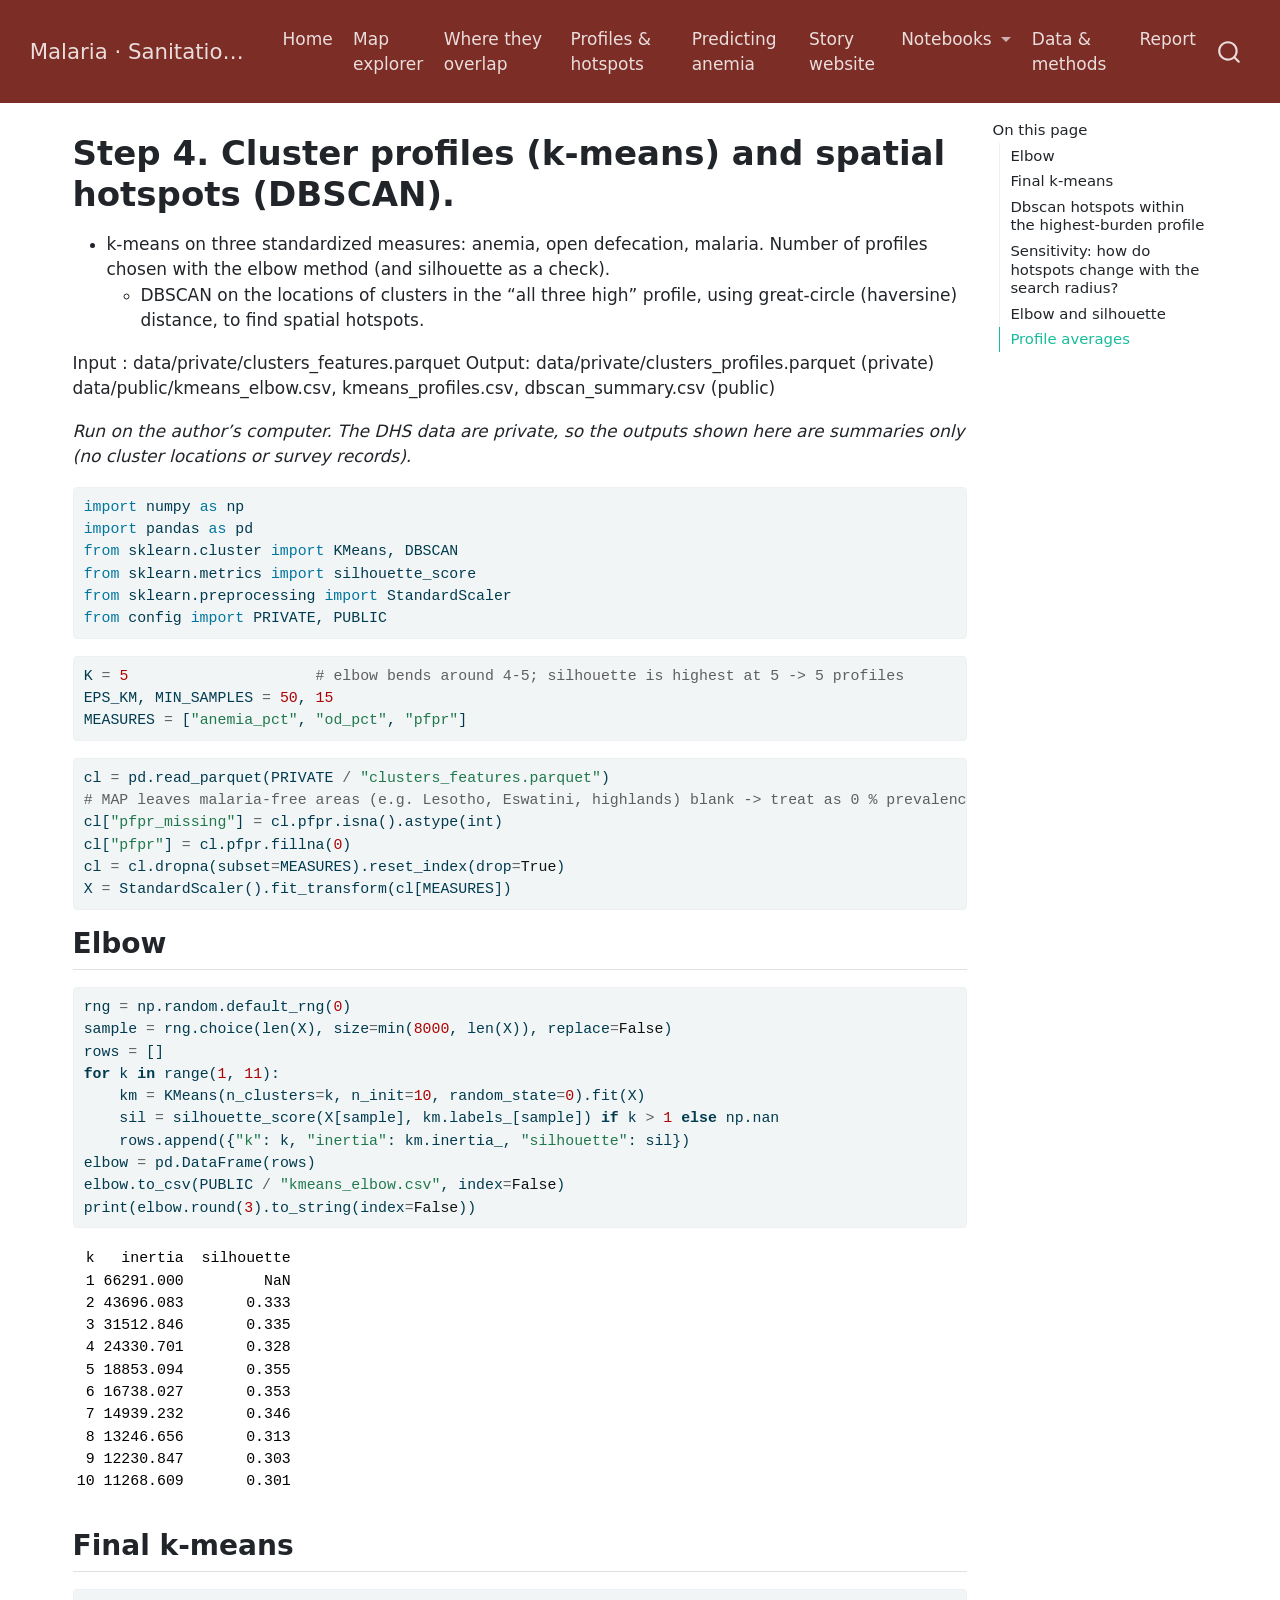
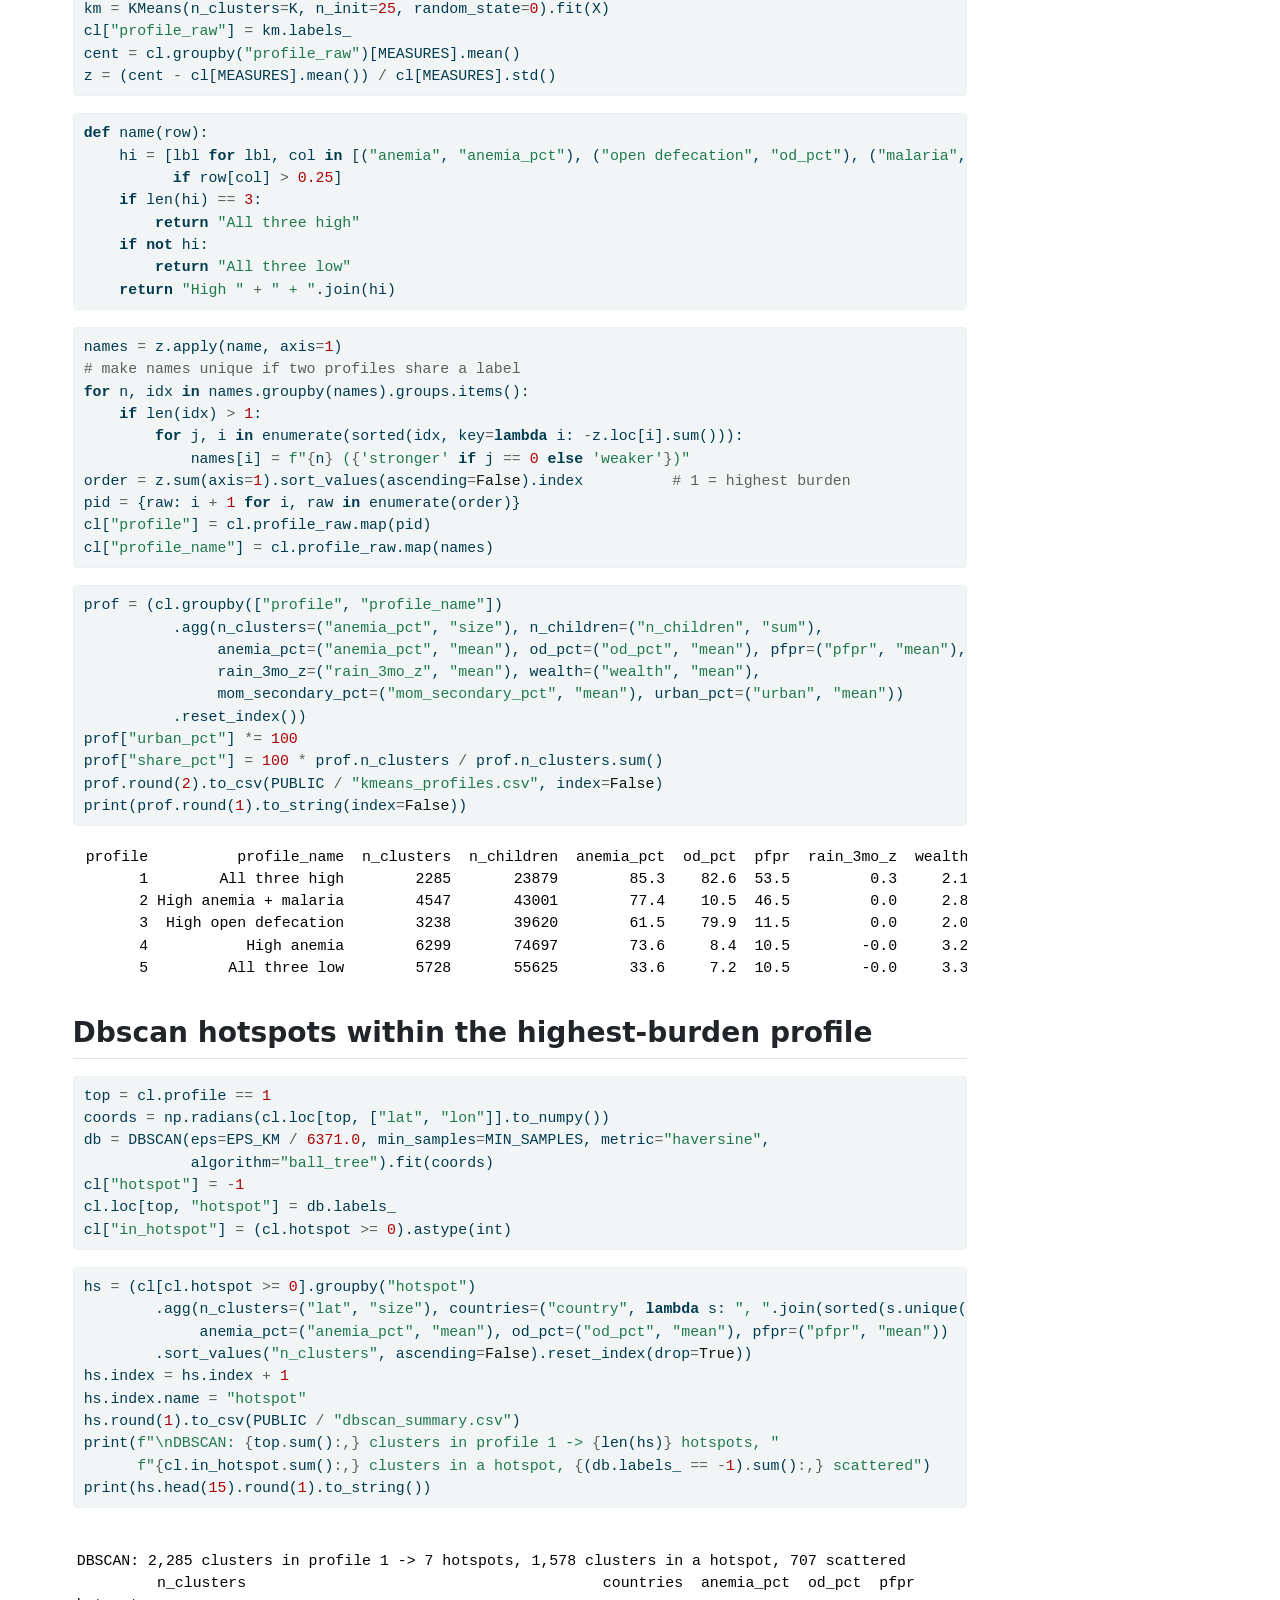
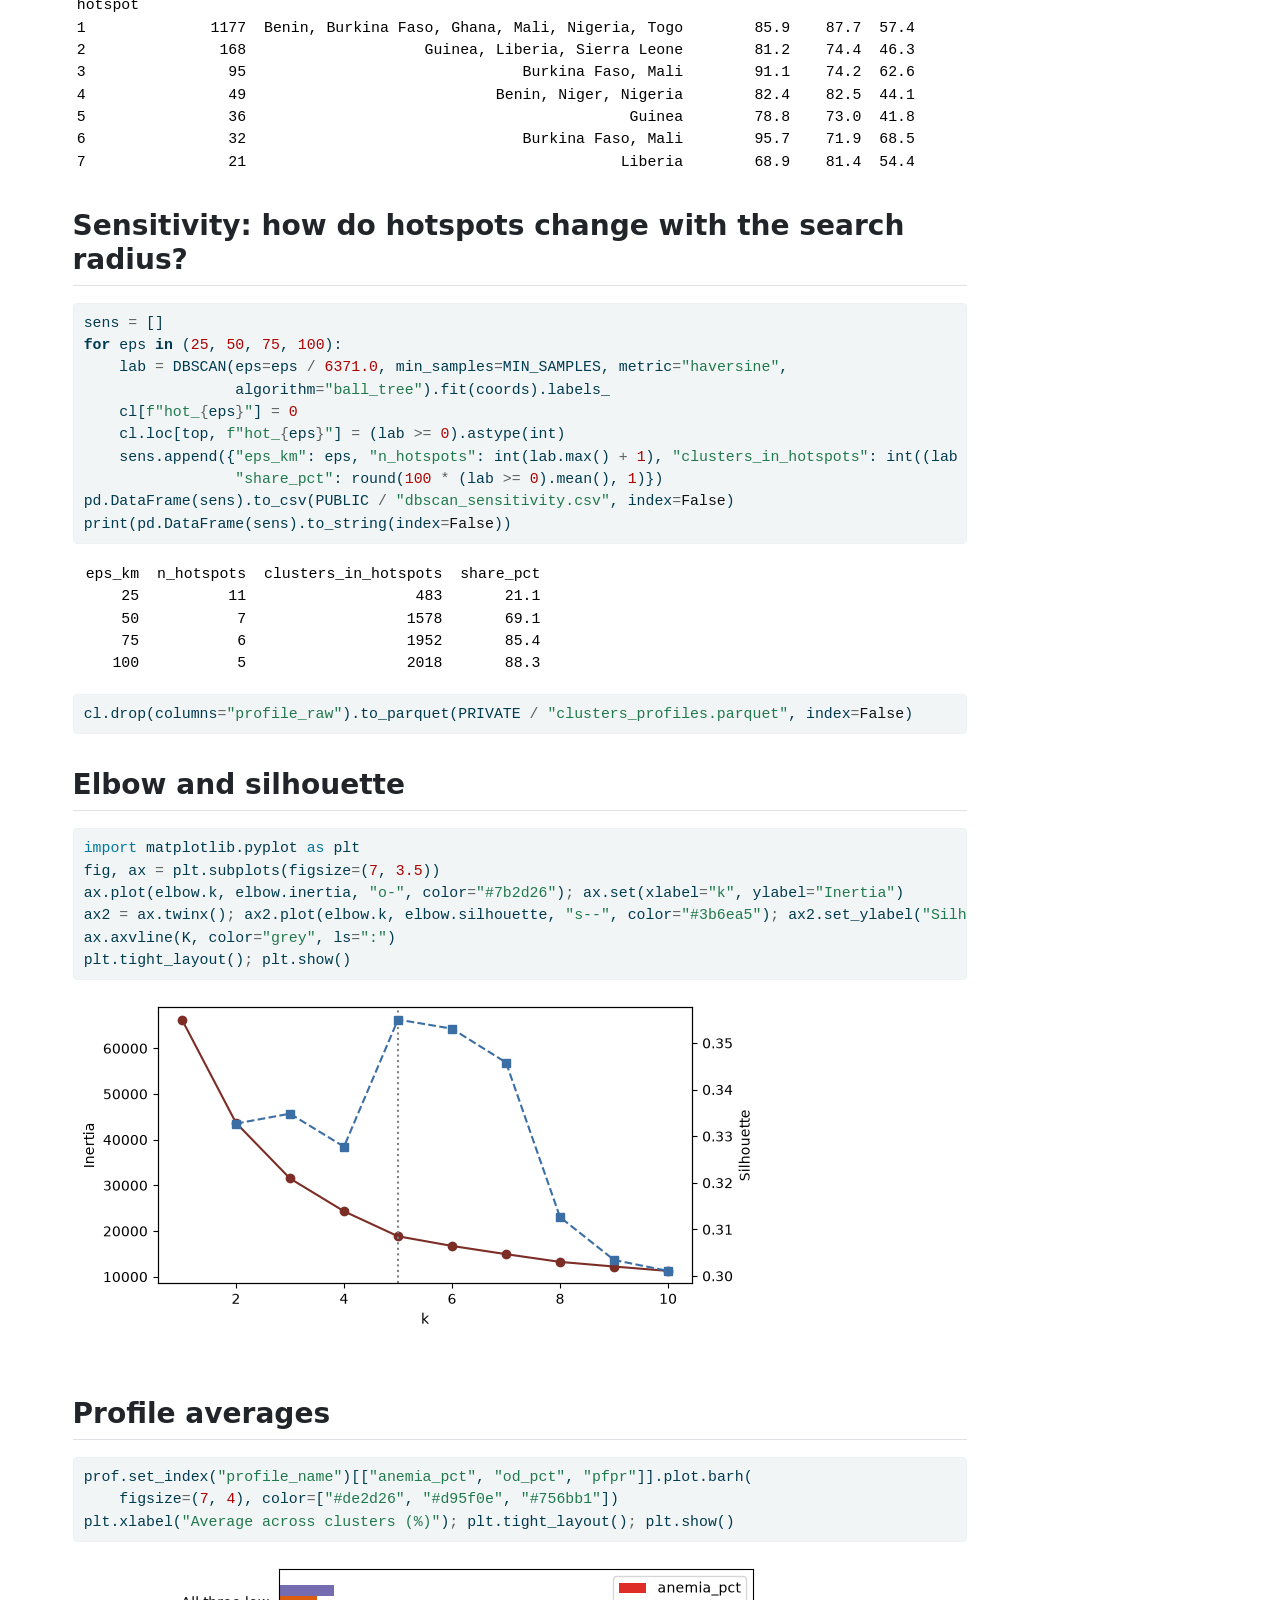
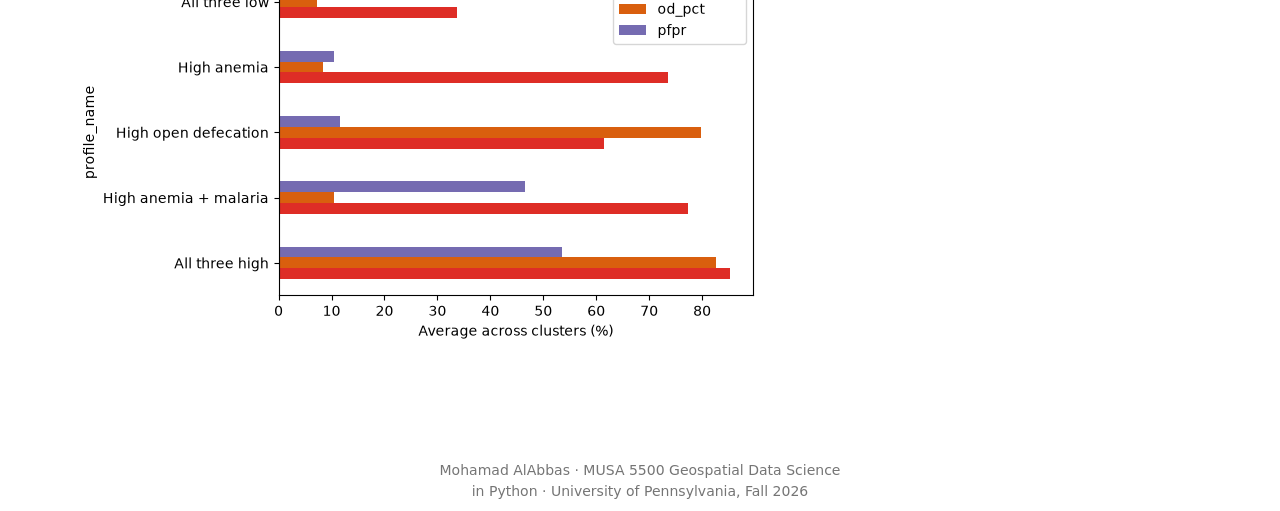
<file: docs/analysis/04_profiles_hotspots.html>
<!DOCTYPE html>
<html xmlns="http://www.w3.org/1999/xhtml" lang="en" xml:lang="en"><head>

<meta charset="utf-8">
<meta name="generator" content="quarto-1.10.19">

<meta name="viewport" content="width=device-width, initial-scale=1.0, user-scalable=yes">


<title>Step 4. Cluster profiles (k-means) and spatial hotspots (DBSCAN). – Malaria · Sanitation · Anemia</title>
<style>
/* Default styles provided by pandoc.
** See https://pandoc.org/MANUAL.html#variables-for-html for config info.
*/
span.smallcaps{font-variant: small-caps;}
div.columns{display: flex; gap: 1.5em;}
div.column{flex: auto;}
@media screen {
div.columns{gap: min(4vw, 1.5em);}
div.column{overflow-x: auto;}
}
div.hanging-indent{margin-left: 1.5em; text-indent: -1.5em;}
ul.task-list{list-style: none;}
ul.task-list li input[type="checkbox"] {
  width: 0.8em;
  margin: 0 0.8em 0.2em -1em; /* quarto-specific, see https://github.com/quarto-dev/quarto-cli/issues/4556 */ 
  vertical-align: middle;
}
/* CSS for syntax highlighting */
html { -webkit-text-size-adjust: 100%; }
pre > code.sourceCode { white-space: pre; position: relative; }
pre > code.sourceCode > span { display: inline-block; line-height: 1.25; }
pre > code.sourceCode > span:empty { height: 1.2em; }
.sourceCode { overflow: visible; }
code.sourceCode > span { color: inherit; text-decoration: inherit; }
div.sourceCode { margin: 1em 0; }
pre.sourceCode { margin: 0; }
@media screen {
div.sourceCode { overflow: auto; }
}
@media print {
pre > code.sourceCode { white-space: pre-wrap; }
pre > code.sourceCode > span { text-indent: -5em; padding-left: 5em; }
}
pre.numberSource code
  { counter-reset: source-line 0; }
pre.numberSource code > span
  { position: relative; left: -4em; counter-increment: source-line; }
pre.numberSource code > span > a:first-child::before
  { content: counter(source-line);
    position: relative; left: -1em; text-align: right; vertical-align: baseline;
    border: none; display: inline-block;
    -webkit-touch-callout: none; -webkit-user-select: none;
    -khtml-user-select: none; -moz-user-select: none;
    -ms-user-select: none; user-select: none;
    padding: 0 4px; width: 4em;
  }
pre.numberSource { margin-left: 3em;  padding-left: 4px; }
div.sourceCode
  {   }
@media screen {
pre > code.sourceCode > span > a:first-child::before { text-decoration: underline; }
}
</style>


<script src="../site_libs/quarto-nav/quarto-nav.js"></script>
<script src="../site_libs/quarto-nav/headroom.min.js"></script>
<script src="../site_libs/clipboard/clipboard.min.js"></script>
<script src="../site_libs/quarto-search/autocomplete.umd.js"></script>
<script src="../site_libs/quarto-search/fuse.min.js"></script>
<script src="../site_libs/quarto-search/quarto-search.js"></script>
<meta name="quarto:offset" content="../">
<script src="../site_libs/quarto-html/quarto.js" type="module"></script>
<script src="../site_libs/quarto-html/tabsets/tabsets.js" type="module"></script>
<script src="../site_libs/quarto-html/popper.min.js"></script>
<script src="../site_libs/quarto-html/tippy.umd.min.js"></script>
<script src="../site_libs/quarto-html/anchor.min.js"></script>
<link href="../site_libs/quarto-html/tippy.css" rel="stylesheet">
<link href="../site_libs/quarto-html/quarto-syntax-highlighting-bf27225e3a48a9273f3daa8f8e829971.css" rel="stylesheet" id="quarto-text-highlighting-styles">
<script src="../site_libs/bootstrap/bootstrap.min.js"></script>
<link href="../site_libs/bootstrap/bootstrap-icons.css" rel="stylesheet">
<link href="../site_libs/bootstrap/bootstrap-9f3bd175c10802df2928bec4c6c0e599.min.css" rel="stylesheet" append-hash="true" id="quarto-bootstrap" data-mode="light">
<script id="quarto-search-options" type="application/json">{
  "location": "navbar",
  "copy-button": false,
  "collapse-after": 3,
  "panel-placement": "end",
  "type": "overlay",
  "limit": 50,
  "keyboard-shortcut": [
    "f",
    "/",
    "s"
  ],
  "show-item-context": false,
  "language": {
    "search-no-results-text": "No results",
    "search-matching-documents-text": "matching documents",
    "search-copy-link-title": "Copy link to search",
    "search-hide-matches-text": "Hide additional matches",
    "search-more-match-text": "more match in this document",
    "search-more-matches-text": "more matches in this document",
    "search-clear-button-title": "Clear",
    "search-text-placeholder": "",
    "search-detached-cancel-button-title": "Cancel",
    "search-submit-button-title": "Submit",
    "search-label": "Search"
  }
}</script>


</head>

<body class="nav-fixed quarto-light">

<div id="quarto-search-results"></div>
  <header id="quarto-header" class="headroom fixed-top">
    <nav class="navbar navbar-expand-lg " data-bs-theme="dark">
      <div class="navbar-container container-fluid">
      <div class="navbar-brand-container mx-auto">
    <a class="navbar-brand" href="../index.html">
    <span class="navbar-title">Malaria · Sanitation · Anemia</span>
    </a>
  </div>
            <div id="quarto-search" class="" title="Search"></div>
          <button class="navbar-toggler" type="button" data-bs-toggle="collapse" data-bs-target="#navbarCollapse" aria-controls="navbarCollapse" role="menu" aria-expanded="false" aria-label="Toggle navigation" onclick="if (window.quartoToggleHeadroom) { window.quartoToggleHeadroom(); }">
  <span class="navbar-toggler-icon"></span>
</button>
          <div class="collapse navbar-collapse" id="navbarCollapse">
            <ul class="navbar-nav navbar-nav-scroll me-auto">
  <li class="nav-item">
    <a class="nav-link" href="../index.html"> 
<span class="menu-text">Home</span></a>
  </li>  
  <li class="nav-item">
    <a class="nav-link" href="../explore.html"> 
<span class="menu-text">Map explorer</span></a>
  </li>  
  <li class="nav-item">
    <a class="nav-link" href="../overlap.html"> 
<span class="menu-text">Where they overlap</span></a>
  </li>  
  <li class="nav-item">
    <a class="nav-link" href="../profiles.html"> 
<span class="menu-text">Profiles &amp; hotspots</span></a>
  </li>  
  <li class="nav-item">
    <a class="nav-link" href="../model.html"> 
<span class="menu-text">Predicting anemia</span></a>
  </li>  
  <li class="nav-item">
    <a class="nav-link" href="../website/index.html"> 
<span class="menu-text">Story website</span></a>
  </li>  
  <li class="nav-item dropdown ">
    <a class="nav-link dropdown-toggle" href="#" id="nav-menu-notebooks" role="link" data-bs-toggle="dropdown" aria-expanded="false">
 <span class="menu-text">Notebooks</span>
    </a>
    <ul class="dropdown-menu" aria-labelledby="nav-menu-notebooks">    
        <li>
    <a class="dropdown-item" href="../analysis/01_build_clusters.html">
 <span class="dropdown-text">1 · Build the cluster table</span></a>
  </li>  
        <li>
    <a class="dropdown-item" href="../analysis/02_raster_features.html">
 <span class="dropdown-text">2 · Raster analysis (malaria, rainfall)</span></a>
  </li>  
        <li>
    <a class="dropdown-item" href="../analysis/03_download_boundaries.html">
 <span class="dropdown-text">3 · Region boundaries (API)</span></a>
  </li>  
        <li>
    <a class="dropdown-item" href="../analysis/04_profiles_hotspots.html">
 <span class="dropdown-text">4 · k-means profiles &amp; DBSCAN hotspots</span></a>
  </li>  
        <li>
    <a class="dropdown-item" href="../analysis/05_predict_anemia.html">
 <span class="dropdown-text">5 · Predicting anemia (ML)</span></a>
  </li>  
        <li>
    <a class="dropdown-item" href="../analysis/06_public_outputs.html">
 <span class="dropdown-text">6 · Privacy-safe exports</span></a>
  </li>  
    </ul>
  </li>
  <li class="nav-item">
    <a class="nav-link" href="../methods.html"> 
<span class="menu-text">Data &amp; methods</span></a>
  </li>  
  <li class="nav-item">
    <a class="nav-link" href="../report.html"> 
<span class="menu-text">Report</span></a>
  </li>  
</ul>
          </div> <!-- /navcollapse -->
            <div class="quarto-navbar-tools">
</div>
      </div> <!-- /container-fluid -->
    </nav>
</header>
<!-- content -->
<div id="quarto-content" class="quarto-container page-columns page-rows-contents page-layout-full page-navbar">
<!-- sidebar -->
<!-- margin-sidebar -->
    <div id="quarto-margin-sidebar" class="sidebar margin-sidebar">
        <nav id="TOC" role="doc-toc" class="toc-active">
    <h2 id="toc-title">On this page</h2>
   
  <ul>
  <li><a href="#elbow" id="toc-elbow" class="nav-link active" data-scroll-target="#elbow">Elbow</a></li>
  <li><a href="#final-k-means" id="toc-final-k-means" class="nav-link" data-scroll-target="#final-k-means">Final k-means</a></li>
  <li><a href="#dbscan-hotspots-within-the-highest-burden-profile" id="toc-dbscan-hotspots-within-the-highest-burden-profile" class="nav-link" data-scroll-target="#dbscan-hotspots-within-the-highest-burden-profile">Dbscan hotspots within the highest-burden profile</a></li>
  <li><a href="#sensitivity-how-do-hotspots-change-with-the-search-radius" id="toc-sensitivity-how-do-hotspots-change-with-the-search-radius" class="nav-link" data-scroll-target="#sensitivity-how-do-hotspots-change-with-the-search-radius">Sensitivity: how do hotspots change with the search radius?</a></li>
  <li><a href="#elbow-and-silhouette" id="toc-elbow-and-silhouette" class="nav-link" data-scroll-target="#elbow-and-silhouette">Elbow and silhouette</a></li>
  <li><a href="#profile-averages" id="toc-profile-averages" class="nav-link" data-scroll-target="#profile-averages">Profile averages</a></li>
  </ul>
</nav>
    </div>
<!-- main -->
<main class="content column-page-left" id="quarto-document-content">

<header id="title-block-header" class="quarto-title-block default">
<div class="quarto-title">
<h1 class="title">Step 4. Cluster profiles (k-means) and spatial hotspots (DBSCAN).</h1>
</div>



<div class="quarto-title-meta column-page-left">

    
  
    
  </div>
  


</header>


<ul>
<li>k-means on three standardized measures: anemia, open defecation, malaria. Number of profiles chosen with the elbow method (and silhouette as a check).
<ul>
<li>DBSCAN on the locations of clusters in the “all three high” profile, using great-circle (haversine) distance, to find spatial hotspots.</li>
</ul></li>
</ul>
<p>Input : data/private/clusters_features.parquet Output: data/private/clusters_profiles.parquet (private) data/public/kmeans_elbow.csv, kmeans_profiles.csv, dbscan_summary.csv (public)</p>
<p><em>Run on the author’s computer. The DHS data are private, so the outputs shown here are summaries only (no cluster locations or survey records).</em></p>
<div id="54aae763" class="cell" data-quarto-private-1="{&quot;key&quot;:&quot;execution&quot;,&quot;value&quot;:{&quot;iopub.execute_input&quot;:&quot;2026-11-14T16:34:30.444456Z&quot;,&quot;iopub.status.busy&quot;:&quot;2026-11-14T16:34:30.444346Z&quot;,&quot;iopub.status.idle&quot;:&quot;2026-11-14T16:34:32.003404Z&quot;,&quot;shell.execute_reply&quot;:&quot;2026-11-14T16:34:32.002874Z&quot;}}" data-execution_count="1">
<div class="code-copy-outer-scaffold"><div class="sourceCode cell-code" id="cb1"><pre class="sourceCode python code-with-copy"><code class="sourceCode python"><span id="cb1-1"><a href="#cb1-1" aria-hidden="true" tabindex="-1"></a><span class="im">import</span> numpy <span class="im">as</span> np</span>
<span id="cb1-2"><a href="#cb1-2" aria-hidden="true" tabindex="-1"></a><span class="im">import</span> pandas <span class="im">as</span> pd</span>
<span id="cb1-3"><a href="#cb1-3" aria-hidden="true" tabindex="-1"></a><span class="im">from</span> sklearn.cluster <span class="im">import</span> KMeans, DBSCAN</span>
<span id="cb1-4"><a href="#cb1-4" aria-hidden="true" tabindex="-1"></a><span class="im">from</span> sklearn.metrics <span class="im">import</span> silhouette_score</span>
<span id="cb1-5"><a href="#cb1-5" aria-hidden="true" tabindex="-1"></a><span class="im">from</span> sklearn.preprocessing <span class="im">import</span> StandardScaler</span>
<span id="cb1-6"><a href="#cb1-6" aria-hidden="true" tabindex="-1"></a><span class="im">from</span> config <span class="im">import</span> PRIVATE, PUBLIC</span></code></pre></div><button title="Copy to Clipboard" class="code-copy-button"><i class="bi"></i></button></div>
</div>
<div id="40bd512a" class="cell" data-quarto-private-1="{&quot;key&quot;:&quot;execution&quot;,&quot;value&quot;:{&quot;iopub.execute_input&quot;:&quot;2026-11-14T16:34:32.004813Z&quot;,&quot;iopub.status.busy&quot;:&quot;2026-11-14T16:34:32.004641Z&quot;,&quot;iopub.status.idle&quot;:&quot;2026-11-14T16:34:32.007882Z&quot;,&quot;shell.execute_reply&quot;:&quot;2026-11-14T16:34:32.007130Z&quot;}}" data-execution_count="2">
<div class="code-copy-outer-scaffold"><div class="sourceCode cell-code" id="cb2"><pre class="sourceCode python code-with-copy"><code class="sourceCode python"><span id="cb2-1"><a href="#cb2-1" aria-hidden="true" tabindex="-1"></a>K <span class="op">=</span> <span class="dv">5</span>                     <span class="co"># elbow bends around 4-5; silhouette is highest at 5 -&gt; 5 profiles</span></span>
<span id="cb2-2"><a href="#cb2-2" aria-hidden="true" tabindex="-1"></a>EPS_KM, MIN_SAMPLES <span class="op">=</span> <span class="dv">50</span>, <span class="dv">15</span></span>
<span id="cb2-3"><a href="#cb2-3" aria-hidden="true" tabindex="-1"></a>MEASURES <span class="op">=</span> [<span class="st">"anemia_pct"</span>, <span class="st">"od_pct"</span>, <span class="st">"pfpr"</span>]</span></code></pre></div><button title="Copy to Clipboard" class="code-copy-button"><i class="bi"></i></button></div>
</div>
<div id="2b6a5fef" class="cell" data-quarto-private-1="{&quot;key&quot;:&quot;execution&quot;,&quot;value&quot;:{&quot;iopub.execute_input&quot;:&quot;2026-11-14T16:34:32.009171Z&quot;,&quot;iopub.status.busy&quot;:&quot;2026-11-14T16:34:32.008992Z&quot;,&quot;iopub.status.idle&quot;:&quot;2026-11-14T16:34:32.066864Z&quot;,&quot;shell.execute_reply&quot;:&quot;2026-11-14T16:34:32.066477Z&quot;}}" data-execution_count="3">
<div class="code-copy-outer-scaffold"><div class="sourceCode cell-code" id="cb3"><pre class="sourceCode python code-with-copy"><code class="sourceCode python"><span id="cb3-1"><a href="#cb3-1" aria-hidden="true" tabindex="-1"></a>cl <span class="op">=</span> pd.read_parquet(PRIVATE <span class="op">/</span> <span class="st">"clusters_features.parquet"</span>)</span>
<span id="cb3-2"><a href="#cb3-2" aria-hidden="true" tabindex="-1"></a><span class="co"># MAP leaves malaria-free areas (e.g. Lesotho, Eswatini, highlands) blank -&gt; treat as 0 % prevalence</span></span>
<span id="cb3-3"><a href="#cb3-3" aria-hidden="true" tabindex="-1"></a>cl[<span class="st">"pfpr_missing"</span>] <span class="op">=</span> cl.pfpr.isna().astype(<span class="bu">int</span>)</span>
<span id="cb3-4"><a href="#cb3-4" aria-hidden="true" tabindex="-1"></a>cl[<span class="st">"pfpr"</span>] <span class="op">=</span> cl.pfpr.fillna(<span class="dv">0</span>)</span>
<span id="cb3-5"><a href="#cb3-5" aria-hidden="true" tabindex="-1"></a>cl <span class="op">=</span> cl.dropna(subset<span class="op">=</span>MEASURES).reset_index(drop<span class="op">=</span><span class="va">True</span>)</span>
<span id="cb3-6"><a href="#cb3-6" aria-hidden="true" tabindex="-1"></a>X <span class="op">=</span> StandardScaler().fit_transform(cl[MEASURES])</span></code></pre></div><button title="Copy to Clipboard" class="code-copy-button"><i class="bi"></i></button></div>
</div>
<section id="elbow" class="level2">
<h2 class="anchored" data-anchor-id="elbow">Elbow</h2>
<div id="29f18227" class="cell" data-quarto-private-1="{&quot;key&quot;:&quot;execution&quot;,&quot;value&quot;:{&quot;iopub.execute_input&quot;:&quot;2026-11-14T16:34:32.068707Z&quot;,&quot;iopub.status.busy&quot;:&quot;2026-11-14T16:34:32.068443Z&quot;,&quot;iopub.status.idle&quot;:&quot;2026-11-14T16:34:36.467122Z&quot;,&quot;shell.execute_reply&quot;:&quot;2026-11-14T16:34:36.466501Z&quot;}}" data-execution_count="4">
<div class="code-copy-outer-scaffold"><div class="sourceCode cell-code" id="cb4"><pre class="sourceCode python code-with-copy"><code class="sourceCode python"><span id="cb4-1"><a href="#cb4-1" aria-hidden="true" tabindex="-1"></a>rng <span class="op">=</span> np.random.default_rng(<span class="dv">0</span>)</span>
<span id="cb4-2"><a href="#cb4-2" aria-hidden="true" tabindex="-1"></a>sample <span class="op">=</span> rng.choice(<span class="bu">len</span>(X), size<span class="op">=</span><span class="bu">min</span>(<span class="dv">8000</span>, <span class="bu">len</span>(X)), replace<span class="op">=</span><span class="va">False</span>)</span>
<span id="cb4-3"><a href="#cb4-3" aria-hidden="true" tabindex="-1"></a>rows <span class="op">=</span> []</span>
<span id="cb4-4"><a href="#cb4-4" aria-hidden="true" tabindex="-1"></a><span class="cf">for</span> k <span class="kw">in</span> <span class="bu">range</span>(<span class="dv">1</span>, <span class="dv">11</span>):</span>
<span id="cb4-5"><a href="#cb4-5" aria-hidden="true" tabindex="-1"></a>    km <span class="op">=</span> KMeans(n_clusters<span class="op">=</span>k, n_init<span class="op">=</span><span class="dv">10</span>, random_state<span class="op">=</span><span class="dv">0</span>).fit(X)</span>
<span id="cb4-6"><a href="#cb4-6" aria-hidden="true" tabindex="-1"></a>    sil <span class="op">=</span> silhouette_score(X[sample], km.labels_[sample]) <span class="cf">if</span> k <span class="op">&gt;</span> <span class="dv">1</span> <span class="cf">else</span> np.nan</span>
<span id="cb4-7"><a href="#cb4-7" aria-hidden="true" tabindex="-1"></a>    rows.append({<span class="st">"k"</span>: k, <span class="st">"inertia"</span>: km.inertia_, <span class="st">"silhouette"</span>: sil})</span>
<span id="cb4-8"><a href="#cb4-8" aria-hidden="true" tabindex="-1"></a>elbow <span class="op">=</span> pd.DataFrame(rows)</span>
<span id="cb4-9"><a href="#cb4-9" aria-hidden="true" tabindex="-1"></a>elbow.to_csv(PUBLIC <span class="op">/</span> <span class="st">"kmeans_elbow.csv"</span>, index<span class="op">=</span><span class="va">False</span>)</span>
<span id="cb4-10"><a href="#cb4-10" aria-hidden="true" tabindex="-1"></a><span class="bu">print</span>(elbow.<span class="bu">round</span>(<span class="dv">3</span>).to_string(index<span class="op">=</span><span class="va">False</span>))</span></code></pre></div><button title="Copy to Clipboard" class="code-copy-button"><i class="bi"></i></button></div>
<div class="cell-output cell-output-stdout">
<pre><code> k   inertia  silhouette
 1 66291.000         NaN
 2 43696.083       0.333
 3 31512.846       0.335
 4 24330.701       0.328
 5 18853.094       0.355
 6 16738.027       0.353
 7 14939.232       0.346
 8 13246.656       0.313
 9 12230.847       0.303
10 11268.609       0.301</code></pre>
</div>
</div>
</section>
<section id="final-k-means" class="level2">
<h2 class="anchored" data-anchor-id="final-k-means">Final k-means</h2>
<div id="dad0e8a8" class="cell" data-quarto-private-1="{&quot;key&quot;:&quot;execution&quot;,&quot;value&quot;:{&quot;iopub.execute_input&quot;:&quot;2026-11-14T16:34:36.468390Z&quot;,&quot;iopub.status.busy&quot;:&quot;2026-11-14T16:34:36.468216Z&quot;,&quot;iopub.status.idle&quot;:&quot;2026-11-14T16:34:36.560804Z&quot;,&quot;shell.execute_reply&quot;:&quot;2026-11-14T16:34:36.560205Z&quot;}}" data-execution_count="5">
<div class="code-copy-outer-scaffold"><div class="sourceCode cell-code" id="cb6"><pre class="sourceCode python code-with-copy"><code class="sourceCode python"><span id="cb6-1"><a href="#cb6-1" aria-hidden="true" tabindex="-1"></a>km <span class="op">=</span> KMeans(n_clusters<span class="op">=</span>K, n_init<span class="op">=</span><span class="dv">25</span>, random_state<span class="op">=</span><span class="dv">0</span>).fit(X)</span>
<span id="cb6-2"><a href="#cb6-2" aria-hidden="true" tabindex="-1"></a>cl[<span class="st">"profile_raw"</span>] <span class="op">=</span> km.labels_</span>
<span id="cb6-3"><a href="#cb6-3" aria-hidden="true" tabindex="-1"></a>cent <span class="op">=</span> cl.groupby(<span class="st">"profile_raw"</span>)[MEASURES].mean()</span>
<span id="cb6-4"><a href="#cb6-4" aria-hidden="true" tabindex="-1"></a>z <span class="op">=</span> (cent <span class="op">-</span> cl[MEASURES].mean()) <span class="op">/</span> cl[MEASURES].std()</span></code></pre></div><button title="Copy to Clipboard" class="code-copy-button"><i class="bi"></i></button></div>
</div>
<div id="8a07e7aa" class="cell" data-quarto-private-1="{&quot;key&quot;:&quot;execution&quot;,&quot;value&quot;:{&quot;iopub.execute_input&quot;:&quot;2026-11-14T16:34:36.562325Z&quot;,&quot;iopub.status.busy&quot;:&quot;2026-11-14T16:34:36.562204Z&quot;,&quot;iopub.status.idle&quot;:&quot;2026-11-14T16:34:36.565414Z&quot;,&quot;shell.execute_reply&quot;:&quot;2026-11-14T16:34:36.564872Z&quot;}}" data-execution_count="6">
<div class="code-copy-outer-scaffold"><div class="sourceCode cell-code" id="cb7"><pre class="sourceCode python code-with-copy"><code class="sourceCode python"><span id="cb7-1"><a href="#cb7-1" aria-hidden="true" tabindex="-1"></a><span class="kw">def</span> name(row):</span>
<span id="cb7-2"><a href="#cb7-2" aria-hidden="true" tabindex="-1"></a>    hi <span class="op">=</span> [lbl <span class="cf">for</span> lbl, col <span class="kw">in</span> [(<span class="st">"anemia"</span>, <span class="st">"anemia_pct"</span>), (<span class="st">"open defecation"</span>, <span class="st">"od_pct"</span>), (<span class="st">"malaria"</span>, <span class="st">"pfpr"</span>)]</span>
<span id="cb7-3"><a href="#cb7-3" aria-hidden="true" tabindex="-1"></a>          <span class="cf">if</span> row[col] <span class="op">&gt;</span> <span class="fl">0.25</span>]</span>
<span id="cb7-4"><a href="#cb7-4" aria-hidden="true" tabindex="-1"></a>    <span class="cf">if</span> <span class="bu">len</span>(hi) <span class="op">==</span> <span class="dv">3</span>:</span>
<span id="cb7-5"><a href="#cb7-5" aria-hidden="true" tabindex="-1"></a>        <span class="cf">return</span> <span class="st">"All three high"</span></span>
<span id="cb7-6"><a href="#cb7-6" aria-hidden="true" tabindex="-1"></a>    <span class="cf">if</span> <span class="kw">not</span> hi:</span>
<span id="cb7-7"><a href="#cb7-7" aria-hidden="true" tabindex="-1"></a>        <span class="cf">return</span> <span class="st">"All three low"</span></span>
<span id="cb7-8"><a href="#cb7-8" aria-hidden="true" tabindex="-1"></a>    <span class="cf">return</span> <span class="st">"High "</span> <span class="op">+</span> <span class="st">" + "</span>.join(hi)</span></code></pre></div><button title="Copy to Clipboard" class="code-copy-button"><i class="bi"></i></button></div>
</div>
<div id="6de5f051" class="cell" data-quarto-private-1="{&quot;key&quot;:&quot;execution&quot;,&quot;value&quot;:{&quot;iopub.execute_input&quot;:&quot;2026-11-14T16:34:36.566702Z&quot;,&quot;iopub.status.busy&quot;:&quot;2026-11-14T16:34:36.566526Z&quot;,&quot;iopub.status.idle&quot;:&quot;2026-11-14T16:34:36.574059Z&quot;,&quot;shell.execute_reply&quot;:&quot;2026-11-14T16:34:36.573460Z&quot;}}" data-execution_count="7">
<div class="code-copy-outer-scaffold"><div class="sourceCode cell-code" id="cb8"><pre class="sourceCode python code-with-copy"><code class="sourceCode python"><span id="cb8-1"><a href="#cb8-1" aria-hidden="true" tabindex="-1"></a>names <span class="op">=</span> z.<span class="bu">apply</span>(name, axis<span class="op">=</span><span class="dv">1</span>)</span>
<span id="cb8-2"><a href="#cb8-2" aria-hidden="true" tabindex="-1"></a><span class="co"># make names unique if two profiles share a label</span></span>
<span id="cb8-3"><a href="#cb8-3" aria-hidden="true" tabindex="-1"></a><span class="cf">for</span> n, idx <span class="kw">in</span> names.groupby(names).groups.items():</span>
<span id="cb8-4"><a href="#cb8-4" aria-hidden="true" tabindex="-1"></a>    <span class="cf">if</span> <span class="bu">len</span>(idx) <span class="op">&gt;</span> <span class="dv">1</span>:</span>
<span id="cb8-5"><a href="#cb8-5" aria-hidden="true" tabindex="-1"></a>        <span class="cf">for</span> j, i <span class="kw">in</span> <span class="bu">enumerate</span>(<span class="bu">sorted</span>(idx, key<span class="op">=</span><span class="kw">lambda</span> i: <span class="op">-</span>z.loc[i].<span class="bu">sum</span>())):</span>
<span id="cb8-6"><a href="#cb8-6" aria-hidden="true" tabindex="-1"></a>            names[i] <span class="op">=</span> <span class="ss">f"</span><span class="sc">{</span>n<span class="sc">}</span><span class="ss"> (</span><span class="sc">{</span><span class="st">'stronger'</span> <span class="cf">if</span> j <span class="op">==</span> <span class="dv">0</span> <span class="cf">else</span> <span class="st">'weaker'</span><span class="sc">}</span><span class="ss">)"</span></span>
<span id="cb8-7"><a href="#cb8-7" aria-hidden="true" tabindex="-1"></a>order <span class="op">=</span> z.<span class="bu">sum</span>(axis<span class="op">=</span><span class="dv">1</span>).sort_values(ascending<span class="op">=</span><span class="va">False</span>).index          <span class="co"># 1 = highest burden</span></span>
<span id="cb8-8"><a href="#cb8-8" aria-hidden="true" tabindex="-1"></a>pid <span class="op">=</span> {raw: i <span class="op">+</span> <span class="dv">1</span> <span class="cf">for</span> i, raw <span class="kw">in</span> <span class="bu">enumerate</span>(order)}</span>
<span id="cb8-9"><a href="#cb8-9" aria-hidden="true" tabindex="-1"></a>cl[<span class="st">"profile"</span>] <span class="op">=</span> cl.profile_raw.<span class="bu">map</span>(pid)</span>
<span id="cb8-10"><a href="#cb8-10" aria-hidden="true" tabindex="-1"></a>cl[<span class="st">"profile_name"</span>] <span class="op">=</span> cl.profile_raw.<span class="bu">map</span>(names)</span></code></pre></div><button title="Copy to Clipboard" class="code-copy-button"><i class="bi"></i></button></div>
</div>
<div id="87f3fb13" class="cell" data-quarto-private-1="{&quot;key&quot;:&quot;execution&quot;,&quot;value&quot;:{&quot;iopub.execute_input&quot;:&quot;2026-11-14T16:34:36.575140Z&quot;,&quot;iopub.status.busy&quot;:&quot;2026-11-14T16:34:36.574991Z&quot;,&quot;iopub.status.idle&quot;:&quot;2026-11-14T16:34:36.590635Z&quot;,&quot;shell.execute_reply&quot;:&quot;2026-11-14T16:34:36.590002Z&quot;}}" data-execution_count="8">
<div class="code-copy-outer-scaffold"><div class="sourceCode cell-code" id="cb9"><pre class="sourceCode python code-with-copy"><code class="sourceCode python"><span id="cb9-1"><a href="#cb9-1" aria-hidden="true" tabindex="-1"></a>prof <span class="op">=</span> (cl.groupby([<span class="st">"profile"</span>, <span class="st">"profile_name"</span>])</span>
<span id="cb9-2"><a href="#cb9-2" aria-hidden="true" tabindex="-1"></a>          .agg(n_clusters<span class="op">=</span>(<span class="st">"anemia_pct"</span>, <span class="st">"size"</span>), n_children<span class="op">=</span>(<span class="st">"n_children"</span>, <span class="st">"sum"</span>),</span>
<span id="cb9-3"><a href="#cb9-3" aria-hidden="true" tabindex="-1"></a>               anemia_pct<span class="op">=</span>(<span class="st">"anemia_pct"</span>, <span class="st">"mean"</span>), od_pct<span class="op">=</span>(<span class="st">"od_pct"</span>, <span class="st">"mean"</span>), pfpr<span class="op">=</span>(<span class="st">"pfpr"</span>, <span class="st">"mean"</span>),</span>
<span id="cb9-4"><a href="#cb9-4" aria-hidden="true" tabindex="-1"></a>               rain_3mo_z<span class="op">=</span>(<span class="st">"rain_3mo_z"</span>, <span class="st">"mean"</span>), wealth<span class="op">=</span>(<span class="st">"wealth"</span>, <span class="st">"mean"</span>),</span>
<span id="cb9-5"><a href="#cb9-5" aria-hidden="true" tabindex="-1"></a>               mom_secondary_pct<span class="op">=</span>(<span class="st">"mom_secondary_pct"</span>, <span class="st">"mean"</span>), urban_pct<span class="op">=</span>(<span class="st">"urban"</span>, <span class="st">"mean"</span>))</span>
<span id="cb9-6"><a href="#cb9-6" aria-hidden="true" tabindex="-1"></a>          .reset_index())</span>
<span id="cb9-7"><a href="#cb9-7" aria-hidden="true" tabindex="-1"></a>prof[<span class="st">"urban_pct"</span>] <span class="op">*=</span> <span class="dv">100</span></span>
<span id="cb9-8"><a href="#cb9-8" aria-hidden="true" tabindex="-1"></a>prof[<span class="st">"share_pct"</span>] <span class="op">=</span> <span class="dv">100</span> <span class="op">*</span> prof.n_clusters <span class="op">/</span> prof.n_clusters.<span class="bu">sum</span>()</span>
<span id="cb9-9"><a href="#cb9-9" aria-hidden="true" tabindex="-1"></a>prof.<span class="bu">round</span>(<span class="dv">2</span>).to_csv(PUBLIC <span class="op">/</span> <span class="st">"kmeans_profiles.csv"</span>, index<span class="op">=</span><span class="va">False</span>)</span>
<span id="cb9-10"><a href="#cb9-10" aria-hidden="true" tabindex="-1"></a><span class="bu">print</span>(prof.<span class="bu">round</span>(<span class="dv">1</span>).to_string(index<span class="op">=</span><span class="va">False</span>))</span></code></pre></div><button title="Copy to Clipboard" class="code-copy-button"><i class="bi"></i></button></div>
<div class="cell-output cell-output-stdout">
<pre><code> profile          profile_name  n_clusters  n_children  anemia_pct  od_pct  pfpr  rain_3mo_z  wealth  mom_secondary_pct  urban_pct  share_pct
       1        All three high        2285       23879        85.3    82.6  53.5         0.3     2.1                5.9        9.9       10.3
       2 High anemia + malaria        4547       43001        77.4    10.5  46.5         0.0     2.8               16.6       22.9       20.6
       3  High open defecation        3238       39620        61.5    79.9  11.5         0.0     2.0               14.4        7.8       14.7
       4           High anemia        6299       74697        73.6     8.4  10.5        -0.0     3.2               26.5       41.3       28.5
       5         All three low        5728       55625        33.6     7.2  10.5        -0.0     3.3               30.2       37.8       25.9</code></pre>
</div>
</div>
</section>
<section id="dbscan-hotspots-within-the-highest-burden-profile" class="level2">
<h2 class="anchored" data-anchor-id="dbscan-hotspots-within-the-highest-burden-profile">Dbscan hotspots within the highest-burden profile</h2>
<div id="8a9f9103" class="cell" data-quarto-private-1="{&quot;key&quot;:&quot;execution&quot;,&quot;value&quot;:{&quot;iopub.execute_input&quot;:&quot;2026-11-14T16:34:36.592078Z&quot;,&quot;iopub.status.busy&quot;:&quot;2026-11-14T16:34:36.591957Z&quot;,&quot;iopub.status.idle&quot;:&quot;2026-11-14T16:34:36.609160Z&quot;,&quot;shell.execute_reply&quot;:&quot;2026-11-14T16:34:36.608322Z&quot;}}" data-execution_count="9">
<div class="code-copy-outer-scaffold"><div class="sourceCode cell-code" id="cb11"><pre class="sourceCode python code-with-copy"><code class="sourceCode python"><span id="cb11-1"><a href="#cb11-1" aria-hidden="true" tabindex="-1"></a>top <span class="op">=</span> cl.profile <span class="op">==</span> <span class="dv">1</span></span>
<span id="cb11-2"><a href="#cb11-2" aria-hidden="true" tabindex="-1"></a>coords <span class="op">=</span> np.radians(cl.loc[top, [<span class="st">"lat"</span>, <span class="st">"lon"</span>]].to_numpy())</span>
<span id="cb11-3"><a href="#cb11-3" aria-hidden="true" tabindex="-1"></a>db <span class="op">=</span> DBSCAN(eps<span class="op">=</span>EPS_KM <span class="op">/</span> <span class="fl">6371.0</span>, min_samples<span class="op">=</span>MIN_SAMPLES, metric<span class="op">=</span><span class="st">"haversine"</span>,</span>
<span id="cb11-4"><a href="#cb11-4" aria-hidden="true" tabindex="-1"></a>            algorithm<span class="op">=</span><span class="st">"ball_tree"</span>).fit(coords)</span>
<span id="cb11-5"><a href="#cb11-5" aria-hidden="true" tabindex="-1"></a>cl[<span class="st">"hotspot"</span>] <span class="op">=</span> <span class="op">-</span><span class="dv">1</span></span>
<span id="cb11-6"><a href="#cb11-6" aria-hidden="true" tabindex="-1"></a>cl.loc[top, <span class="st">"hotspot"</span>] <span class="op">=</span> db.labels_</span>
<span id="cb11-7"><a href="#cb11-7" aria-hidden="true" tabindex="-1"></a>cl[<span class="st">"in_hotspot"</span>] <span class="op">=</span> (cl.hotspot <span class="op">&gt;=</span> <span class="dv">0</span>).astype(<span class="bu">int</span>)</span></code></pre></div><button title="Copy to Clipboard" class="code-copy-button"><i class="bi"></i></button></div>
</div>
<div id="1884e31b" class="cell" data-quarto-private-1="{&quot;key&quot;:&quot;execution&quot;,&quot;value&quot;:{&quot;iopub.execute_input&quot;:&quot;2026-11-14T16:34:36.610367Z&quot;,&quot;iopub.status.busy&quot;:&quot;2026-11-14T16:34:36.610241Z&quot;,&quot;iopub.status.idle&quot;:&quot;2026-11-14T16:34:36.622780Z&quot;,&quot;shell.execute_reply&quot;:&quot;2026-11-14T16:34:36.622175Z&quot;}}" data-execution_count="10">
<div class="code-copy-outer-scaffold"><div class="sourceCode cell-code" id="cb12"><pre class="sourceCode python code-with-copy"><code class="sourceCode python"><span id="cb12-1"><a href="#cb12-1" aria-hidden="true" tabindex="-1"></a>hs <span class="op">=</span> (cl[cl.hotspot <span class="op">&gt;=</span> <span class="dv">0</span>].groupby(<span class="st">"hotspot"</span>)</span>
<span id="cb12-2"><a href="#cb12-2" aria-hidden="true" tabindex="-1"></a>        .agg(n_clusters<span class="op">=</span>(<span class="st">"lat"</span>, <span class="st">"size"</span>), countries<span class="op">=</span>(<span class="st">"country"</span>, <span class="kw">lambda</span> s: <span class="st">", "</span>.join(<span class="bu">sorted</span>(s.unique()))),</span>
<span id="cb12-3"><a href="#cb12-3" aria-hidden="true" tabindex="-1"></a>             anemia_pct<span class="op">=</span>(<span class="st">"anemia_pct"</span>, <span class="st">"mean"</span>), od_pct<span class="op">=</span>(<span class="st">"od_pct"</span>, <span class="st">"mean"</span>), pfpr<span class="op">=</span>(<span class="st">"pfpr"</span>, <span class="st">"mean"</span>))</span>
<span id="cb12-4"><a href="#cb12-4" aria-hidden="true" tabindex="-1"></a>        .sort_values(<span class="st">"n_clusters"</span>, ascending<span class="op">=</span><span class="va">False</span>).reset_index(drop<span class="op">=</span><span class="va">True</span>))</span>
<span id="cb12-5"><a href="#cb12-5" aria-hidden="true" tabindex="-1"></a>hs.index <span class="op">=</span> hs.index <span class="op">+</span> <span class="dv">1</span></span>
<span id="cb12-6"><a href="#cb12-6" aria-hidden="true" tabindex="-1"></a>hs.index.name <span class="op">=</span> <span class="st">"hotspot"</span></span>
<span id="cb12-7"><a href="#cb12-7" aria-hidden="true" tabindex="-1"></a>hs.<span class="bu">round</span>(<span class="dv">1</span>).to_csv(PUBLIC <span class="op">/</span> <span class="st">"dbscan_summary.csv"</span>)</span>
<span id="cb12-8"><a href="#cb12-8" aria-hidden="true" tabindex="-1"></a><span class="bu">print</span>(<span class="ss">f"</span><span class="ch">\n</span><span class="ss">DBSCAN: </span><span class="sc">{</span>top<span class="sc">.</span><span class="bu">sum</span>()<span class="sc">:,}</span><span class="ss"> clusters in profile 1 -&gt; </span><span class="sc">{</span><span class="bu">len</span>(hs)<span class="sc">}</span><span class="ss"> hotspots, "</span></span>
<span id="cb12-9"><a href="#cb12-9" aria-hidden="true" tabindex="-1"></a>      <span class="ss">f"</span><span class="sc">{</span>cl<span class="sc">.</span>in_hotspot<span class="sc">.</span><span class="bu">sum</span>()<span class="sc">:,}</span><span class="ss"> clusters in a hotspot, </span><span class="sc">{</span>(db.labels_ <span class="op">==</span> <span class="op">-</span><span class="dv">1</span>)<span class="sc">.</span><span class="bu">sum</span>()<span class="sc">:,}</span><span class="ss"> scattered"</span>)</span>
<span id="cb12-10"><a href="#cb12-10" aria-hidden="true" tabindex="-1"></a><span class="bu">print</span>(hs.head(<span class="dv">15</span>).<span class="bu">round</span>(<span class="dv">1</span>).to_string())</span></code></pre></div><button title="Copy to Clipboard" class="code-copy-button"><i class="bi"></i></button></div>
<div class="cell-output cell-output-stdout">
<pre><code>
DBSCAN: 2,285 clusters in profile 1 -&gt; 7 hotspots, 1,578 clusters in a hotspot, 707 scattered
         n_clusters                                        countries  anemia_pct  od_pct  pfpr
hotspot                                                                                       
1              1177  Benin, Burkina Faso, Ghana, Mali, Nigeria, Togo        85.9    87.7  57.4
2               168                    Guinea, Liberia, Sierra Leone        81.2    74.4  46.3
3                95                               Burkina Faso, Mali        91.1    74.2  62.6
4                49                            Benin, Niger, Nigeria        82.4    82.5  44.1
5                36                                           Guinea        78.8    73.0  41.8
6                32                               Burkina Faso, Mali        95.7    71.9  68.5
7                21                                          Liberia        68.9    81.4  54.4</code></pre>
</div>
</div>
</section>
<section id="sensitivity-how-do-hotspots-change-with-the-search-radius" class="level2">
<h2 class="anchored" data-anchor-id="sensitivity-how-do-hotspots-change-with-the-search-radius">Sensitivity: how do hotspots change with the search radius?</h2>
<div id="74380b97" class="cell" data-quarto-private-1="{&quot;key&quot;:&quot;execution&quot;,&quot;value&quot;:{&quot;iopub.execute_input&quot;:&quot;2026-11-14T16:34:36.623841Z&quot;,&quot;iopub.status.busy&quot;:&quot;2026-11-14T16:34:36.623674Z&quot;,&quot;iopub.status.idle&quot;:&quot;2026-11-14T16:34:36.671835Z&quot;,&quot;shell.execute_reply&quot;:&quot;2026-11-14T16:34:36.671337Z&quot;}}" data-execution_count="11">
<div class="code-copy-outer-scaffold"><div class="sourceCode cell-code" id="cb14"><pre class="sourceCode python code-with-copy"><code class="sourceCode python"><span id="cb14-1"><a href="#cb14-1" aria-hidden="true" tabindex="-1"></a>sens <span class="op">=</span> []</span>
<span id="cb14-2"><a href="#cb14-2" aria-hidden="true" tabindex="-1"></a><span class="cf">for</span> eps <span class="kw">in</span> (<span class="dv">25</span>, <span class="dv">50</span>, <span class="dv">75</span>, <span class="dv">100</span>):</span>
<span id="cb14-3"><a href="#cb14-3" aria-hidden="true" tabindex="-1"></a>    lab <span class="op">=</span> DBSCAN(eps<span class="op">=</span>eps <span class="op">/</span> <span class="fl">6371.0</span>, min_samples<span class="op">=</span>MIN_SAMPLES, metric<span class="op">=</span><span class="st">"haversine"</span>,</span>
<span id="cb14-4"><a href="#cb14-4" aria-hidden="true" tabindex="-1"></a>                 algorithm<span class="op">=</span><span class="st">"ball_tree"</span>).fit(coords).labels_</span>
<span id="cb14-5"><a href="#cb14-5" aria-hidden="true" tabindex="-1"></a>    cl[<span class="ss">f"hot_</span><span class="sc">{</span>eps<span class="sc">}</span><span class="ss">"</span>] <span class="op">=</span> <span class="dv">0</span></span>
<span id="cb14-6"><a href="#cb14-6" aria-hidden="true" tabindex="-1"></a>    cl.loc[top, <span class="ss">f"hot_</span><span class="sc">{</span>eps<span class="sc">}</span><span class="ss">"</span>] <span class="op">=</span> (lab <span class="op">&gt;=</span> <span class="dv">0</span>).astype(<span class="bu">int</span>)</span>
<span id="cb14-7"><a href="#cb14-7" aria-hidden="true" tabindex="-1"></a>    sens.append({<span class="st">"eps_km"</span>: eps, <span class="st">"n_hotspots"</span>: <span class="bu">int</span>(lab.<span class="bu">max</span>() <span class="op">+</span> <span class="dv">1</span>), <span class="st">"clusters_in_hotspots"</span>: <span class="bu">int</span>((lab <span class="op">&gt;=</span> <span class="dv">0</span>).<span class="bu">sum</span>()),</span>
<span id="cb14-8"><a href="#cb14-8" aria-hidden="true" tabindex="-1"></a>                 <span class="st">"share_pct"</span>: <span class="bu">round</span>(<span class="dv">100</span> <span class="op">*</span> (lab <span class="op">&gt;=</span> <span class="dv">0</span>).mean(), <span class="dv">1</span>)})</span>
<span id="cb14-9"><a href="#cb14-9" aria-hidden="true" tabindex="-1"></a>pd.DataFrame(sens).to_csv(PUBLIC <span class="op">/</span> <span class="st">"dbscan_sensitivity.csv"</span>, index<span class="op">=</span><span class="va">False</span>)</span>
<span id="cb14-10"><a href="#cb14-10" aria-hidden="true" tabindex="-1"></a><span class="bu">print</span>(pd.DataFrame(sens).to_string(index<span class="op">=</span><span class="va">False</span>))</span></code></pre></div><button title="Copy to Clipboard" class="code-copy-button"><i class="bi"></i></button></div>
<div class="cell-output cell-output-stdout">
<pre><code> eps_km  n_hotspots  clusters_in_hotspots  share_pct
     25          11                   483       21.1
     50           7                  1578       69.1
     75           6                  1952       85.4
    100           5                  2018       88.3</code></pre>
</div>
</div>
<div id="563096f2" class="cell" data-quarto-private-1="{&quot;key&quot;:&quot;execution&quot;,&quot;value&quot;:{&quot;iopub.execute_input&quot;:&quot;2026-11-14T16:34:36.672838Z&quot;,&quot;iopub.status.busy&quot;:&quot;2026-11-14T16:34:36.672727Z&quot;,&quot;iopub.status.idle&quot;:&quot;2026-11-14T16:34:36.698747Z&quot;,&quot;shell.execute_reply&quot;:&quot;2026-11-14T16:34:36.698224Z&quot;}}" data-execution_count="12">
<div class="code-copy-outer-scaffold"><div class="sourceCode cell-code" id="cb16"><pre class="sourceCode python code-with-copy"><code class="sourceCode python"><span id="cb16-1"><a href="#cb16-1" aria-hidden="true" tabindex="-1"></a>cl.drop(columns<span class="op">=</span><span class="st">"profile_raw"</span>).to_parquet(PRIVATE <span class="op">/</span> <span class="st">"clusters_profiles.parquet"</span>, index<span class="op">=</span><span class="va">False</span>)</span></code></pre></div><button title="Copy to Clipboard" class="code-copy-button"><i class="bi"></i></button></div>
</div>
</section>
<section id="elbow-and-silhouette" class="level2">
<h2 class="anchored" data-anchor-id="elbow-and-silhouette">Elbow and silhouette</h2>
<div id="93177a61" class="cell" data-quarto-private-1="{&quot;key&quot;:&quot;execution&quot;,&quot;value&quot;:{&quot;iopub.execute_input&quot;:&quot;2026-11-14T16:34:36.700067Z&quot;,&quot;iopub.status.busy&quot;:&quot;2026-11-14T16:34:36.699880Z&quot;,&quot;iopub.status.idle&quot;:&quot;2026-11-14T16:34:37.046270Z&quot;,&quot;shell.execute_reply&quot;:&quot;2026-11-14T16:34:37.045696Z&quot;}}" data-execution_count="13">
<div class="code-copy-outer-scaffold"><div class="sourceCode cell-code" id="cb17"><pre class="sourceCode python code-with-copy"><code class="sourceCode python"><span id="cb17-1"><a href="#cb17-1" aria-hidden="true" tabindex="-1"></a><span class="im">import</span> matplotlib.pyplot <span class="im">as</span> plt</span>
<span id="cb17-2"><a href="#cb17-2" aria-hidden="true" tabindex="-1"></a>fig, ax <span class="op">=</span> plt.subplots(figsize<span class="op">=</span>(<span class="dv">7</span>, <span class="fl">3.5</span>))</span>
<span id="cb17-3"><a href="#cb17-3" aria-hidden="true" tabindex="-1"></a>ax.plot(elbow.k, elbow.inertia, <span class="st">"o-"</span>, color<span class="op">=</span><span class="st">"#7b2d26"</span>)<span class="op">;</span> ax.<span class="bu">set</span>(xlabel<span class="op">=</span><span class="st">"k"</span>, ylabel<span class="op">=</span><span class="st">"Inertia"</span>)</span>
<span id="cb17-4"><a href="#cb17-4" aria-hidden="true" tabindex="-1"></a>ax2 <span class="op">=</span> ax.twinx()<span class="op">;</span> ax2.plot(elbow.k, elbow.silhouette, <span class="st">"s--"</span>, color<span class="op">=</span><span class="st">"#3b6ea5"</span>)<span class="op">;</span> ax2.set_ylabel(<span class="st">"Silhouette"</span>)</span>
<span id="cb17-5"><a href="#cb17-5" aria-hidden="true" tabindex="-1"></a>ax.axvline(K, color<span class="op">=</span><span class="st">"grey"</span>, ls<span class="op">=</span><span class="st">":"</span>)</span>
<span id="cb17-6"><a href="#cb17-6" aria-hidden="true" tabindex="-1"></a>plt.tight_layout()<span class="op">;</span> plt.show()</span></code></pre></div><button title="Copy to Clipboard" class="code-copy-button"><i class="bi"></i></button></div>
<div class="cell-output cell-output-display">
<div>
<figure class="figure">
<p><img src="04_profiles_hotspots_files/figure-html/cell-14-output-1.png" class="img-fluid figure-img"></p>
</figure>
</div>
</div>
</div>
</section>
<section id="profile-averages" class="level2">
<h2 class="anchored" data-anchor-id="profile-averages">Profile averages</h2>
<div id="16108f5c" class="cell" data-quarto-private-1="{&quot;key&quot;:&quot;execution&quot;,&quot;value&quot;:{&quot;iopub.execute_input&quot;:&quot;2026-11-14T16:34:37.047757Z&quot;,&quot;iopub.status.busy&quot;:&quot;2026-11-14T16:34:37.047593Z&quot;,&quot;iopub.status.idle&quot;:&quot;2026-11-14T16:34:37.126085Z&quot;,&quot;shell.execute_reply&quot;:&quot;2026-11-14T16:34:37.125590Z&quot;}}" data-execution_count="14">
<div class="code-copy-outer-scaffold"><div class="sourceCode cell-code" id="cb18"><pre class="sourceCode python code-with-copy"><code class="sourceCode python"><span id="cb18-1"><a href="#cb18-1" aria-hidden="true" tabindex="-1"></a>prof.set_index(<span class="st">"profile_name"</span>)[[<span class="st">"anemia_pct"</span>, <span class="st">"od_pct"</span>, <span class="st">"pfpr"</span>]].plot.barh(</span>
<span id="cb18-2"><a href="#cb18-2" aria-hidden="true" tabindex="-1"></a>    figsize<span class="op">=</span>(<span class="dv">7</span>, <span class="dv">4</span>), color<span class="op">=</span>[<span class="st">"#de2d26"</span>, <span class="st">"#d95f0e"</span>, <span class="st">"#756bb1"</span>])</span>
<span id="cb18-3"><a href="#cb18-3" aria-hidden="true" tabindex="-1"></a>plt.xlabel(<span class="st">"Average across clusters (%)"</span>)<span class="op">;</span> plt.tight_layout()<span class="op">;</span> plt.show()</span></code></pre></div><button title="Copy to Clipboard" class="code-copy-button"><i class="bi"></i></button></div>
<div class="cell-output cell-output-display">
<div>
<figure class="figure">
<p><img src="04_profiles_hotspots_files/figure-html/cell-15-output-1.png" class="img-fluid figure-img"></p>
</figure>
</div>
</div>
</div>


</section>

</main> <!-- /main -->
<script id="quarto-html-after-body" type="application/javascript">
  window.document.addEventListener("DOMContentLoaded", function (event) {
    const icon = "";
    const anchorJS = new window.AnchorJS();
    anchorJS.options = {
      placement: 'right',
      icon: icon
    };
    anchorJS.add('.anchored');
    const isCodeAnnotation = (el) => {
      for (const clz of el.classList) {
        if (clz.startsWith('code-annotation-')) {                     
          return true;
        }
      }
      return false;
    }
    const onCopySuccess = function(e) {
      // button target
      const button = e.trigger;
      // don't keep focus
      button.blur();
      // flash "checked"
      button.classList.add('code-copy-button-checked');
      var currentTitle = button.getAttribute("title");
      button.setAttribute("title", "Copied!");
      let tooltip;
      if (window.bootstrap) {
        button.setAttribute("data-bs-toggle", "tooltip");
        button.setAttribute("data-bs-placement", "left");
        button.setAttribute("data-bs-title", "Copied!");
        tooltip = new bootstrap.Tooltip(button, 
          { trigger: "manual", 
            customClass: "code-copy-button-tooltip",
            offset: [0, -8]});
        tooltip.show();    
      }
      setTimeout(function() {
        if (tooltip) {
          tooltip.hide();
          button.removeAttribute("data-bs-title");
          button.removeAttribute("data-bs-toggle");
          button.removeAttribute("data-bs-placement");
        }
        button.setAttribute("title", currentTitle);
        button.classList.remove('code-copy-button-checked');
      }, 1000);
      // clear code selection
      e.clearSelection();
    }
    const getTextToCopy = function(trigger) {
      const outerScaffold = trigger.parentElement.cloneNode(true);
      const codeEl = outerScaffold.querySelector('code');
      for (const childEl of codeEl.children) {
        if (isCodeAnnotation(childEl)) {
          childEl.remove();
        }
      }
      return codeEl.innerText;
    }
    const clipboard = new window.ClipboardJS('.code-copy-button:not([data-in-quarto-modal])', {
      text: getTextToCopy
    });
    clipboard.on('success', onCopySuccess);
    if (window.document.getElementById('quarto-embedded-source-code-modal')) {
      const clipboardModal = new window.ClipboardJS('.code-copy-button[data-in-quarto-modal]', {
        text: getTextToCopy,
        container: window.document.getElementById('quarto-embedded-source-code-modal')
      });
      clipboardModal.on('success', onCopySuccess);
    }
    const viewSource = window.document.getElementById('quarto-view-source') ||
                       window.document.getElementById('quarto-code-tools-source');
    if (viewSource) {
      const sourceUrl = viewSource.getAttribute("data-quarto-source-url");
      viewSource.addEventListener("click", function(e) {
        if (sourceUrl) {
          // rstudio viewer pane
          if (/\bcapabilities=\b/.test(window.location)) {
            window.open(sourceUrl);
          } else {
            window.location.href = sourceUrl;
          }
        } else {
          const modal = new bootstrap.Modal(document.getElementById('quarto-embedded-source-code-modal'));
          modal.show();
        }
        return false;
      });
    }
    function toggleCodeHandler(show) {
      return function(e) {
        const cellDetails = window.document.querySelectorAll(".cell details.code-fold");
        for (let i=0; i<cellDetails.length; i++) {
          const details = cellDetails[i];
          if (show) {
            details.open = true;
          } else {
            details.removeAttribute("open");
          }
        }
        const cellCodeDivs = window.document.querySelectorAll(".cell div.sourceCode.cell-code");
        const fromCls = show ? "hidden" : "unhidden";
        const toCls = show ? "unhidden" : "hidden";
        for (let i=0; i<cellCodeDivs.length; i++) {
          const codeDiv = cellCodeDivs[i];
          if (codeDiv.classList.contains(fromCls)) {
            codeDiv.classList.remove(fromCls);
            codeDiv.classList.add(toCls);
          } 
        }
        return false;
      }
    }
    const hideAllCode = window.document.getElementById("quarto-hide-all-code");
    if (hideAllCode) {
      hideAllCode.addEventListener("click", toggleCodeHandler(false));
    }
    const showAllCode = window.document.getElementById("quarto-show-all-code");
    if (showAllCode) {
      showAllCode.addEventListener("click", toggleCodeHandler(true));
    }
      var localhostRegex = new RegExp(/^(?:http|https):\/\/localhost\:?[0-9]*\//);
      var mailtoRegex = new RegExp(/^mailto:/);
        var filterRegex = new RegExp('/' + window.location.host + '/');
      var isInternal = (href) => {
          return filterRegex.test(href) || localhostRegex.test(href) || mailtoRegex.test(href);
      }
      // Inspect non-navigation links and adorn them if external
     var links = window.document.querySelectorAll('a[href]:not(.nav-link):not(.navbar-brand):not(.toc-action):not(.sidebar-link):not(.sidebar-item-toggle):not(.pagination-link):not(.no-external):not([aria-hidden]):not(.dropdown-item):not(.quarto-navigation-tool):not(.about-link)');
      for (var i=0; i<links.length; i++) {
        const link = links[i];
        if (!isInternal(link.href)) {
          // undo the damage that might have been done by quarto-nav.js in the case of
          // links that we want to consider external
          if (link.dataset.originalHref !== undefined) {
            link.href = link.dataset.originalHref;
          }
        }
      }
    function tippyHover(el, contentFn, onTriggerFn, onUntriggerFn) {
      const config = {
        allowHTML: true,
        maxWidth: 500,
        delay: 100,
        arrow: false,
        appendTo: function(el) {
            return el.parentElement;
        },
        interactive: true,
        interactiveBorder: 10,
        theme: 'quarto',
        placement: 'bottom-start',
      };
      if (contentFn) {
        config.content = contentFn;
      }
      if (onTriggerFn) {
        config.onTrigger = onTriggerFn;
      }
      if (onUntriggerFn) {
        config.onUntrigger = onUntriggerFn;
      }
      window.tippy(el, config); 
    }
    const noterefs = window.document.querySelectorAll('a[role="doc-noteref"]');
    for (var i=0; i<noterefs.length; i++) {
      const ref = noterefs[i];
      tippyHover(ref, function() {
        // use id or data attribute instead here
        let href = ref.getAttribute('data-footnote-href') || ref.getAttribute('href');
        try { href = new URL(href).hash; } catch {}
        const id = href.replace(/^#\/?/, "");
        const note = window.document.getElementById(id);
        if (note) {
          return note.innerHTML;
        } else {
          return "";
        }
      });
    }
    const xrefs = window.document.querySelectorAll('a.quarto-xref');
    const processXRef = (id, note) => {
      // Strip column container classes
      const stripColumnClz = (el) => {
        el.classList.remove("page-full", "page-columns");
        if (el.children) {
          for (const child of el.children) {
            stripColumnClz(child);
          }
        }
      }
      stripColumnClz(note)
      if (id === null || id.startsWith('sec-')) {
        // Special case sections, only their first couple elements
        const container = document.createElement("div");
        if (note.children && note.children.length > 2) {
          container.appendChild(note.children[0].cloneNode(true));
          for (let i = 1; i < note.children.length; i++) {
            const child = note.children[i];
            if (child.tagName === "P" && child.innerText === "") {
              continue;
            } else {
              container.appendChild(child.cloneNode(true));
              break;
            }
          }
          if (window.Quarto?.typesetMath) {
            window.Quarto.typesetMath(container);
          }
          return container.innerHTML
        } else {
          if (window.Quarto?.typesetMath) {
            window.Quarto.typesetMath(note);
          }
          return note.innerHTML;
        }
      } else {
        // Remove any anchor links if they are present
        const anchorLink = note.querySelector('a.anchorjs-link');
        if (anchorLink) {
          anchorLink.remove();
        }
        if (window.Quarto?.typesetMath) {
          window.Quarto.typesetMath(note);
        }
        if (note.classList.contains("callout")) {
          return note.outerHTML;
        } else {
          return note.innerHTML;
        }
      }
    }
    for (var i=0; i<xrefs.length; i++) {
      const xref = xrefs[i];
      tippyHover(xref, undefined, function(instance) {
        instance.disable();
        let url = xref.getAttribute('href');
        let hash = undefined; 
        if (url.startsWith('#')) {
          hash = url;
        } else {
          try { hash = new URL(url).hash; } catch {}
        }
        if (hash) {
          const id = hash.replace(/^#\/?/, "");
          const note = window.document.getElementById(id);
          if (note !== null) {
            try {
              const html = processXRef(id, note.cloneNode(true));
              instance.setContent(html);
            } finally {
              instance.enable();
              instance.show();
            }
          } else {
            // See if we can fetch this
            fetch(url.split('#')[0])
            .then(res => res.text())
            .then(html => {
              const parser = new DOMParser();
              const htmlDoc = parser.parseFromString(html, "text/html");
              const note = htmlDoc.getElementById(id);
              if (note !== null) {
                const html = processXRef(id, note);
                instance.setContent(html);
              } 
            }).finally(() => {
              instance.enable();
              instance.show();
            });
          }
        } else {
          // See if we can fetch a full url (with no hash to target)
          // This is a special case and we should probably do some content thinning / targeting
          fetch(url)
          .then(res => res.text())
          .then(html => {
            const parser = new DOMParser();
            const htmlDoc = parser.parseFromString(html, "text/html");
            const note = htmlDoc.querySelector('main.content');
            if (note !== null) {
              // This should only happen for chapter cross references
              // (since there is no id in the URL)
              // remove the first header
              if (note.children.length > 0 && note.children[0].tagName === "HEADER") {
                note.children[0].remove();
              }
              const html = processXRef(null, note);
              instance.setContent(html);
            } 
          }).finally(() => {
            instance.enable();
            instance.show();
          });
        }
      }, function(instance) {
      });
    }
        let selectedAnnoteEl;
        const selectorForAnnotation = ( cell, annotation) => {
          let cellAttr = 'data-code-cell="' + cell + '"';
          let lineAttr = 'data-code-annotation="' +  annotation + '"';
          const selector = 'span[' + cellAttr + '][' + lineAttr + ']';
          return selector;
        }
        const selectCodeLines = (annoteEl) => {
          const doc = window.document;
          const targetCell = annoteEl.getAttribute("data-target-cell");
          const targetAnnotation = annoteEl.getAttribute("data-target-annotation");
          const annoteSpan = window.document.querySelector(selectorForAnnotation(targetCell, targetAnnotation));
          const lines = annoteSpan.getAttribute("data-code-lines").split(",");
          const lineIds = lines.map((line) => {
            return targetCell + "-" + line;
          })
          let top = null;
          let height = null;
          let parent = null;
          if (lineIds.length > 0) {
              //compute the position of the single el (top and bottom and make a div)
              const el = window.document.getElementById(lineIds[0]);
              top = el.offsetTop;
              height = el.offsetHeight;
              parent = el.parentElement.parentElement;
            if (lineIds.length > 1) {
              const lastEl = window.document.getElementById(lineIds[lineIds.length - 1]);
              const bottom = lastEl.offsetTop + lastEl.offsetHeight;
              height = bottom - top;
            }
            if (top !== null && height !== null && parent !== null) {
              // cook up a div (if necessary) and position it 
              let div = window.document.getElementById("code-annotation-line-highlight");
              if (div === null) {
                div = window.document.createElement("div");
                div.setAttribute("id", "code-annotation-line-highlight");
                div.style.position = 'absolute';
                parent.appendChild(div);
              }
              div.style.top = top - 2 + "px";
              div.style.height = height + 4 + "px";
              div.style.left = 0;
              let gutterDiv = window.document.getElementById("code-annotation-line-highlight-gutter");
              if (gutterDiv === null) {
                gutterDiv = window.document.createElement("div");
                gutterDiv.setAttribute("id", "code-annotation-line-highlight-gutter");
                gutterDiv.style.position = 'absolute';
                const codeCell = window.document.getElementById(targetCell);
                const gutter = codeCell.querySelector('.code-annotation-gutter');
                gutter.appendChild(gutterDiv);
              }
              gutterDiv.style.top = top - 2 + "px";
              gutterDiv.style.height = height + 4 + "px";
            }
            selectedAnnoteEl = annoteEl;
          }
        };
        const unselectCodeLines = () => {
          const elementsIds = ["code-annotation-line-highlight", "code-annotation-line-highlight-gutter"];
          elementsIds.forEach((elId) => {
            const div = window.document.getElementById(elId);
            if (div) {
              div.remove();
            }
          });
          selectedAnnoteEl = undefined;
        };
          // Handle positioning of the toggle
      window.addEventListener(
        "resize",
        throttle(() => {
          elRect = undefined;
          if (selectedAnnoteEl) {
            selectCodeLines(selectedAnnoteEl);
          }
        }, 10)
      );
      function throttle(fn, ms) {
      let throttle = false;
      let timer;
        return (...args) => {
          if(!throttle) { // first call gets through
              fn.apply(this, args);
              throttle = true;
          } else { // all the others get throttled
              if(timer) clearTimeout(timer); // cancel #2
              timer = setTimeout(() => {
                fn.apply(this, args);
                timer = throttle = false;
              }, ms);
          }
        };
      }
        // Attach click handler to the DT
        const annoteDls = window.document.querySelectorAll('dt[data-target-cell]');
        for (const annoteDlNode of annoteDls) {
          annoteDlNode.addEventListener('click', (event) => {
            const clickedEl = event.target;
            if (clickedEl !== selectedAnnoteEl) {
              unselectCodeLines();
              const activeEl = window.document.querySelector('dt[data-target-cell].code-annotation-active');
              if (activeEl) {
                activeEl.classList.remove('code-annotation-active');
              }
              selectCodeLines(clickedEl);
              clickedEl.classList.add('code-annotation-active');
            } else {
              // Unselect the line
              unselectCodeLines();
              clickedEl.classList.remove('code-annotation-active');
            }
          });
        }
    const findCites = (el) => {
      const parentEl = el.parentElement;
      if (parentEl) {
        const cites = parentEl.dataset.cites;
        if (cites) {
          return {
            el,
            cites: cites.split(' ')
          };
        } else {
          return findCites(el.parentElement)
        }
      } else {
        return undefined;
      }
    };
    var bibliorefs = window.document.querySelectorAll('a[role="doc-biblioref"]');
    for (var i=0; i<bibliorefs.length; i++) {
      const ref = bibliorefs[i];
      const citeInfo = findCites(ref);
      if (citeInfo) {
        tippyHover(citeInfo.el, function() {
          var popup = window.document.createElement('div');
          citeInfo.cites.forEach(function(cite) {
            var citeDiv = window.document.createElement('div');
            citeDiv.classList.add('hanging-indent');
            citeDiv.classList.add('csl-entry');
            var biblioDiv = window.document.getElementById('ref-' + cite);
            if (biblioDiv) {
              citeDiv.innerHTML = biblioDiv.innerHTML;
            }
            popup.appendChild(citeDiv);
          });
          return popup.innerHTML;
        });
      }
    }
  });
  </script>
</div> <!-- /content -->
<footer class="footer">
  <div class="nav-footer">
    <div class="nav-footer-left">
      &nbsp;
    </div>   
    <div class="nav-footer-center">
<p>Mohamad AlAbbas · MUSA 5500 Geospatial Data Science in Python · University of Pennsylvania, Fall 2026</p>
</div>
    <div class="nav-footer-right">
      &nbsp;
    </div>
  </div>
</footer>




</body></html>
</file>
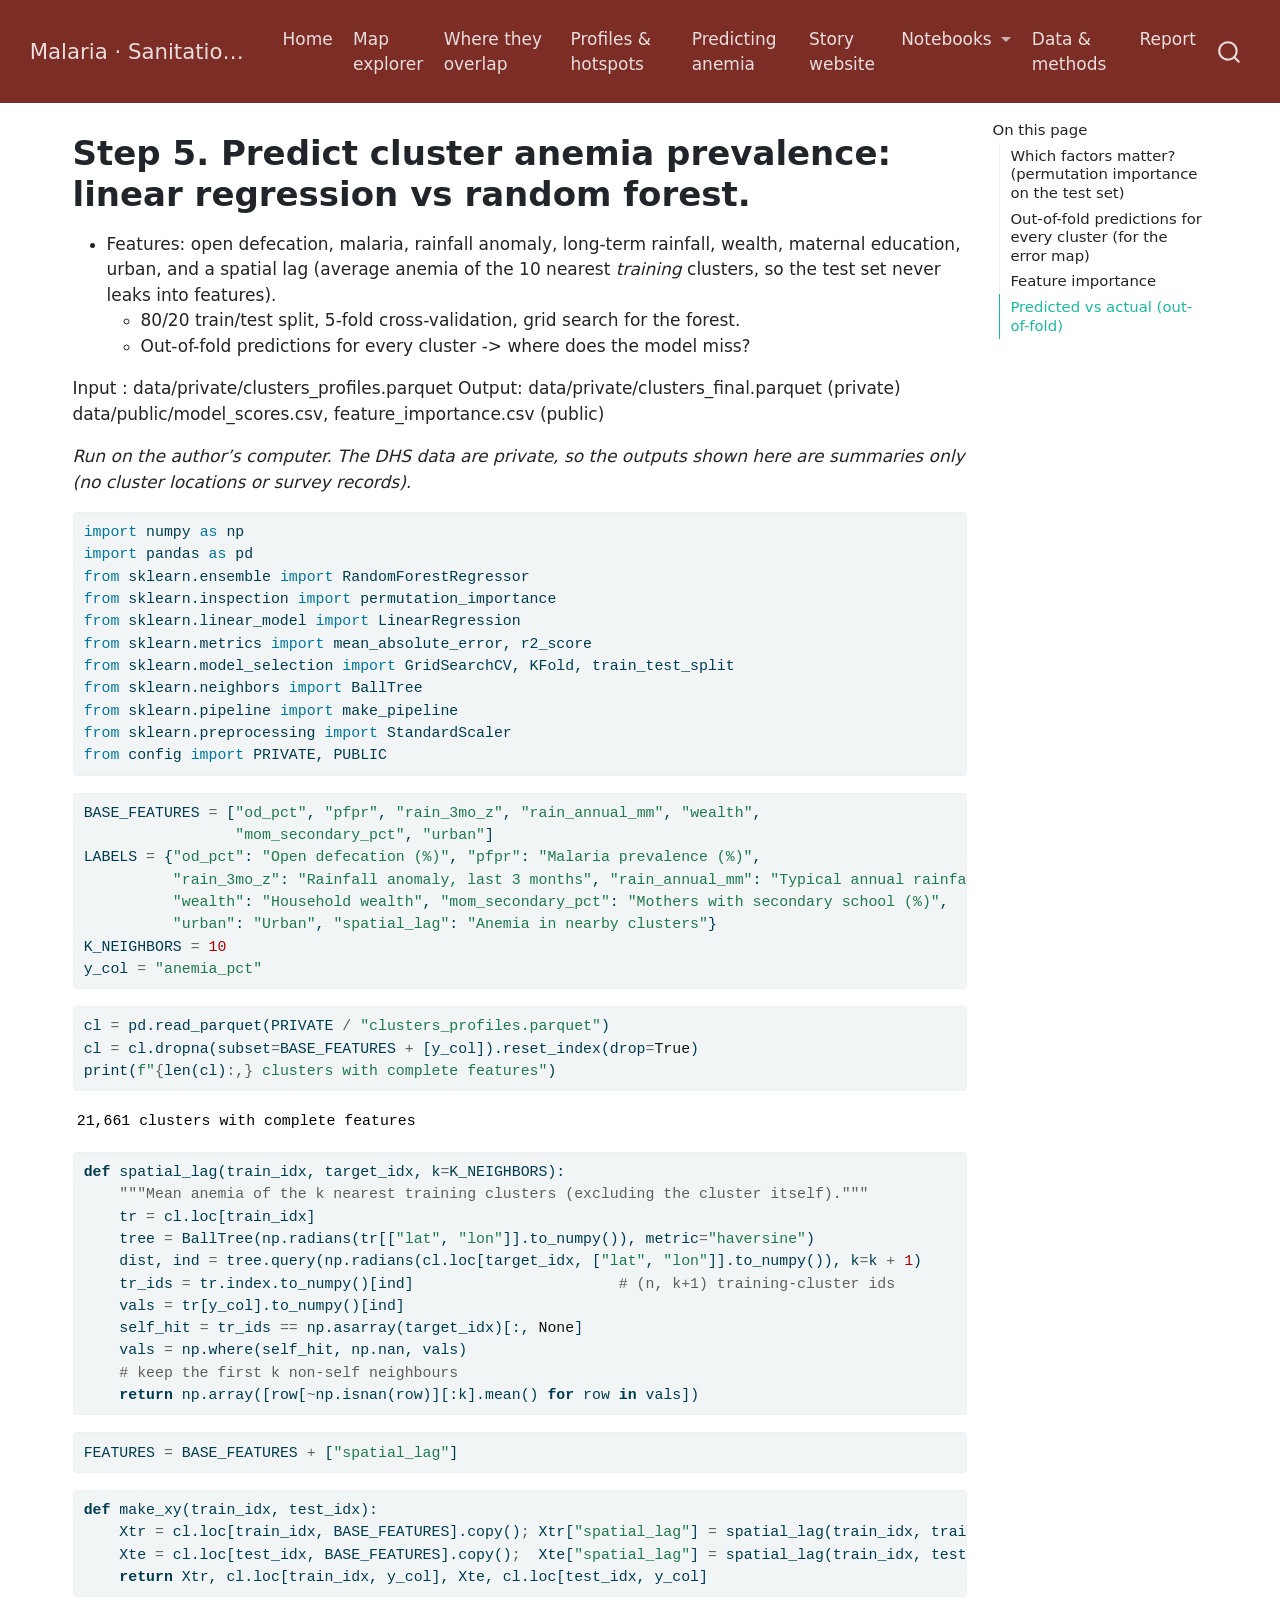
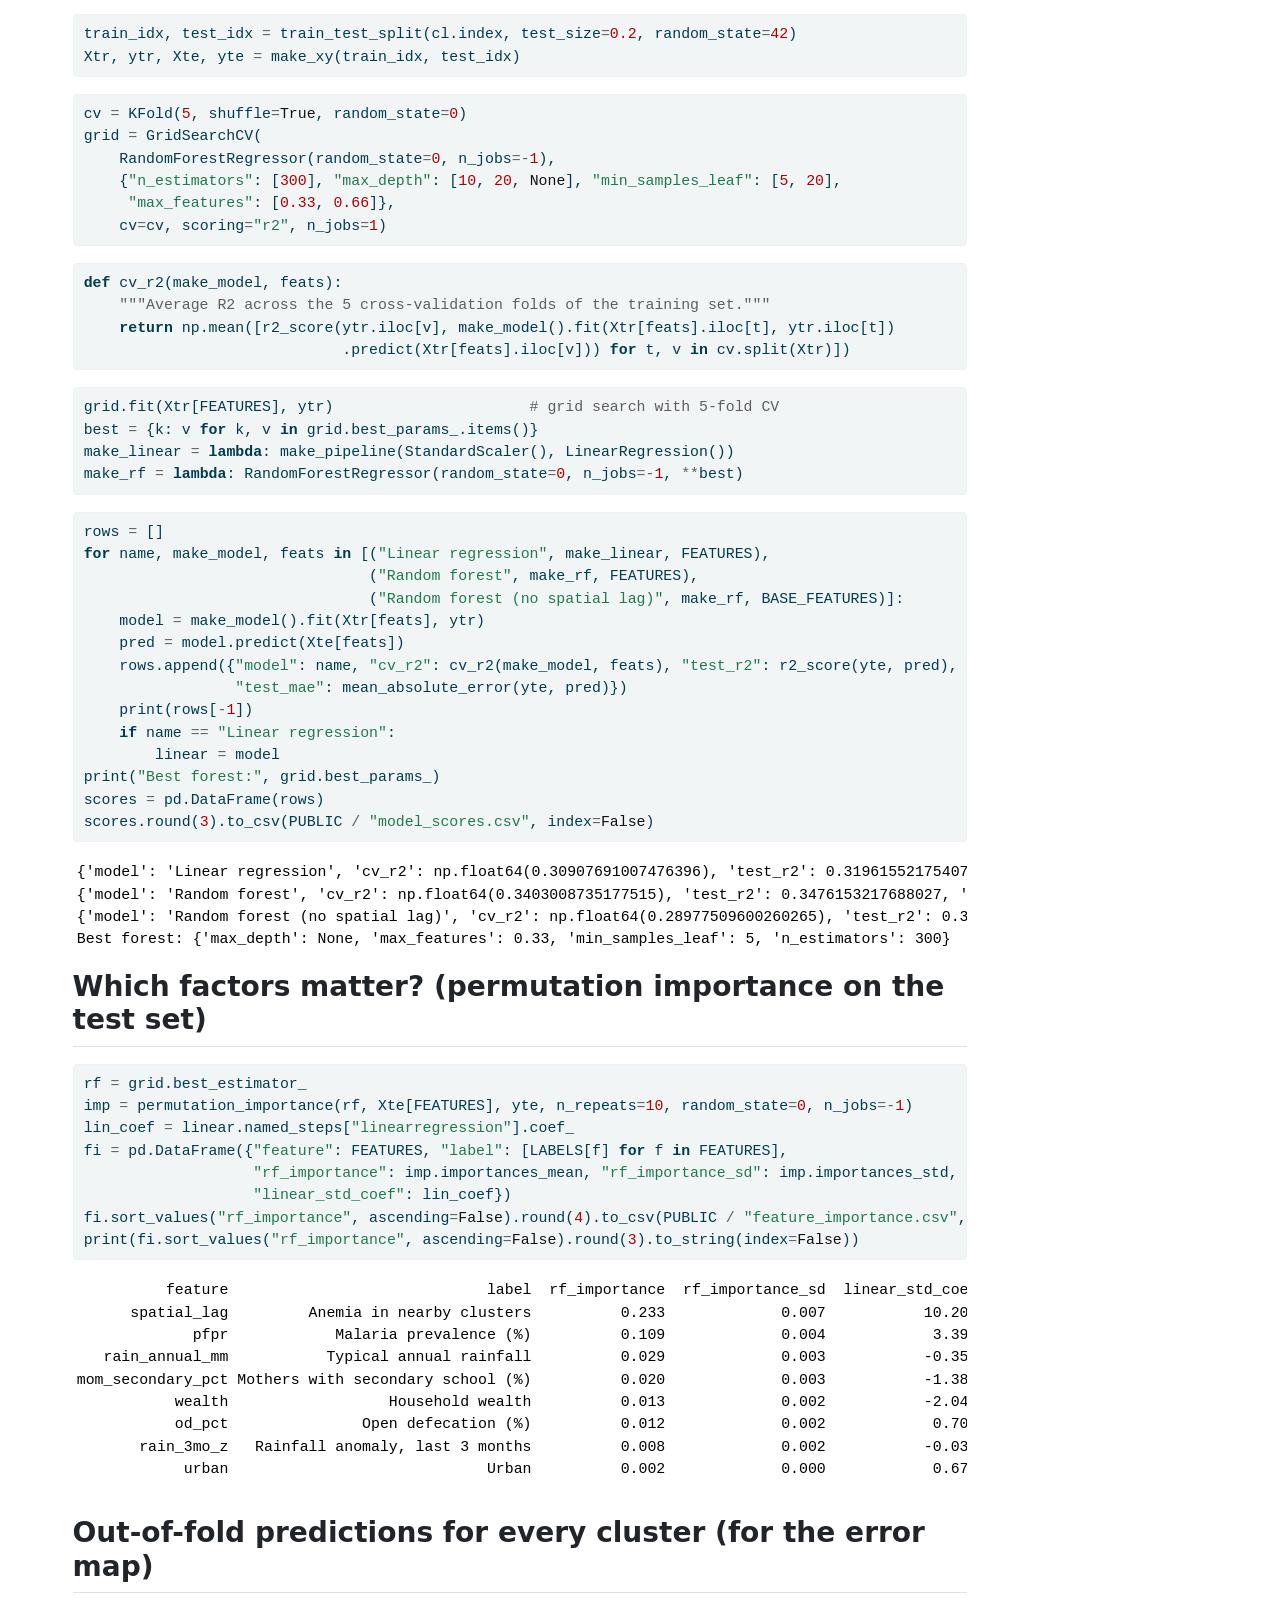
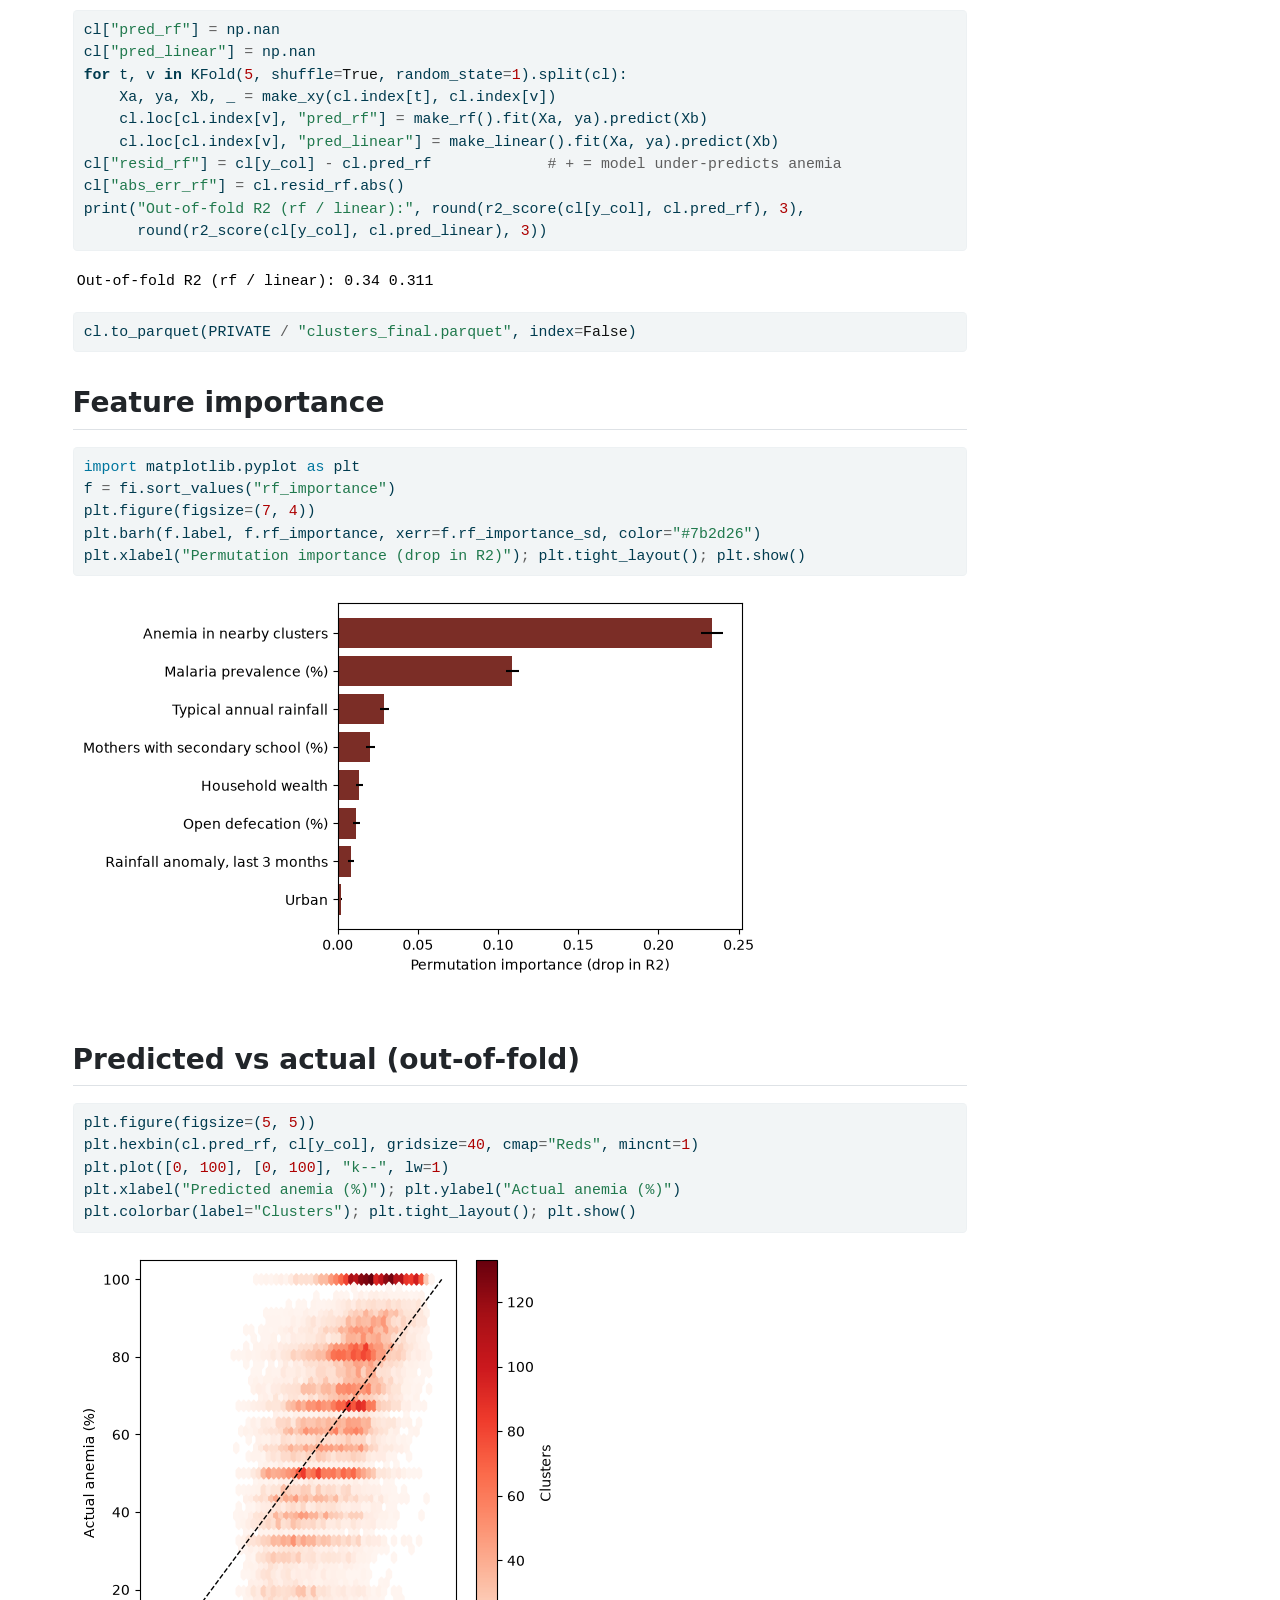
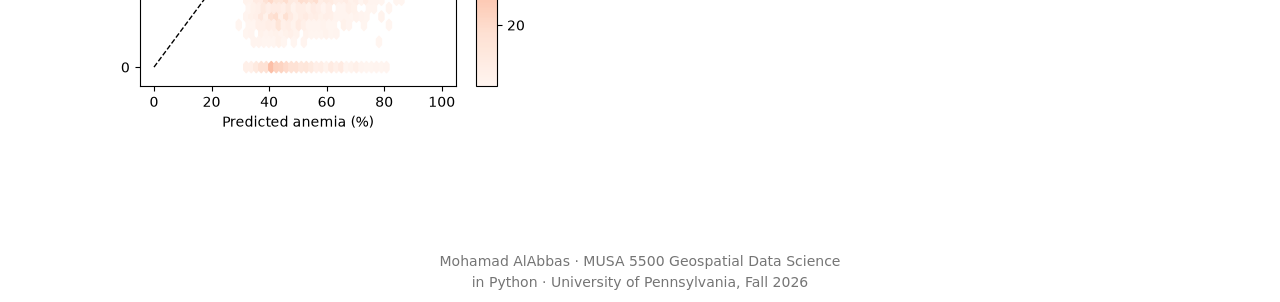
<file: docs/analysis/05_predict_anemia.html>
<!DOCTYPE html>
<html xmlns="http://www.w3.org/1999/xhtml" lang="en" xml:lang="en"><head>

<meta charset="utf-8">
<meta name="generator" content="quarto-1.10.19">

<meta name="viewport" content="width=device-width, initial-scale=1.0, user-scalable=yes">


<title>Step 5. Predict cluster anemia prevalence: linear regression vs random forest. – Malaria · Sanitation · Anemia</title>
<style>
/* Default styles provided by pandoc.
** See https://pandoc.org/MANUAL.html#variables-for-html for config info.
*/
span.smallcaps{font-variant: small-caps;}
div.columns{display: flex; gap: 1.5em;}
div.column{flex: auto;}
@media screen {
div.columns{gap: min(4vw, 1.5em);}
div.column{overflow-x: auto;}
}
div.hanging-indent{margin-left: 1.5em; text-indent: -1.5em;}
ul.task-list{list-style: none;}
ul.task-list li input[type="checkbox"] {
  width: 0.8em;
  margin: 0 0.8em 0.2em -1em; /* quarto-specific, see https://github.com/quarto-dev/quarto-cli/issues/4556 */ 
  vertical-align: middle;
}
/* CSS for syntax highlighting */
html { -webkit-text-size-adjust: 100%; }
pre > code.sourceCode { white-space: pre; position: relative; }
pre > code.sourceCode > span { display: inline-block; line-height: 1.25; }
pre > code.sourceCode > span:empty { height: 1.2em; }
.sourceCode { overflow: visible; }
code.sourceCode > span { color: inherit; text-decoration: inherit; }
div.sourceCode { margin: 1em 0; }
pre.sourceCode { margin: 0; }
@media screen {
div.sourceCode { overflow: auto; }
}
@media print {
pre > code.sourceCode { white-space: pre-wrap; }
pre > code.sourceCode > span { text-indent: -5em; padding-left: 5em; }
}
pre.numberSource code
  { counter-reset: source-line 0; }
pre.numberSource code > span
  { position: relative; left: -4em; counter-increment: source-line; }
pre.numberSource code > span > a:first-child::before
  { content: counter(source-line);
    position: relative; left: -1em; text-align: right; vertical-align: baseline;
    border: none; display: inline-block;
    -webkit-touch-callout: none; -webkit-user-select: none;
    -khtml-user-select: none; -moz-user-select: none;
    -ms-user-select: none; user-select: none;
    padding: 0 4px; width: 4em;
  }
pre.numberSource { margin-left: 3em;  padding-left: 4px; }
div.sourceCode
  {   }
@media screen {
pre > code.sourceCode > span > a:first-child::before { text-decoration: underline; }
}
</style>


<script src="../site_libs/quarto-nav/quarto-nav.js"></script>
<script src="../site_libs/quarto-nav/headroom.min.js"></script>
<script src="../site_libs/clipboard/clipboard.min.js"></script>
<script src="../site_libs/quarto-search/autocomplete.umd.js"></script>
<script src="../site_libs/quarto-search/fuse.min.js"></script>
<script src="../site_libs/quarto-search/quarto-search.js"></script>
<meta name="quarto:offset" content="../">
<script src="../site_libs/quarto-html/quarto.js" type="module"></script>
<script src="../site_libs/quarto-html/tabsets/tabsets.js" type="module"></script>
<script src="../site_libs/quarto-html/popper.min.js"></script>
<script src="../site_libs/quarto-html/tippy.umd.min.js"></script>
<script src="../site_libs/quarto-html/anchor.min.js"></script>
<link href="../site_libs/quarto-html/tippy.css" rel="stylesheet">
<link href="../site_libs/quarto-html/quarto-syntax-highlighting-bf27225e3a48a9273f3daa8f8e829971.css" rel="stylesheet" id="quarto-text-highlighting-styles">
<script src="../site_libs/bootstrap/bootstrap.min.js"></script>
<link href="../site_libs/bootstrap/bootstrap-icons.css" rel="stylesheet">
<link href="../site_libs/bootstrap/bootstrap-9f3bd175c10802df2928bec4c6c0e599.min.css" rel="stylesheet" append-hash="true" id="quarto-bootstrap" data-mode="light">
<script id="quarto-search-options" type="application/json">{
  "location": "navbar",
  "copy-button": false,
  "collapse-after": 3,
  "panel-placement": "end",
  "type": "overlay",
  "limit": 50,
  "keyboard-shortcut": [
    "f",
    "/",
    "s"
  ],
  "show-item-context": false,
  "language": {
    "search-no-results-text": "No results",
    "search-matching-documents-text": "matching documents",
    "search-copy-link-title": "Copy link to search",
    "search-hide-matches-text": "Hide additional matches",
    "search-more-match-text": "more match in this document",
    "search-more-matches-text": "more matches in this document",
    "search-clear-button-title": "Clear",
    "search-text-placeholder": "",
    "search-detached-cancel-button-title": "Cancel",
    "search-submit-button-title": "Submit",
    "search-label": "Search"
  }
}</script>


</head>

<body class="nav-fixed quarto-light">

<div id="quarto-search-results"></div>
  <header id="quarto-header" class="headroom fixed-top">
    <nav class="navbar navbar-expand-lg " data-bs-theme="dark">
      <div class="navbar-container container-fluid">
      <div class="navbar-brand-container mx-auto">
    <a class="navbar-brand" href="../index.html">
    <span class="navbar-title">Malaria · Sanitation · Anemia</span>
    </a>
  </div>
            <div id="quarto-search" class="" title="Search"></div>
          <button class="navbar-toggler" type="button" data-bs-toggle="collapse" data-bs-target="#navbarCollapse" aria-controls="navbarCollapse" role="menu" aria-expanded="false" aria-label="Toggle navigation" onclick="if (window.quartoToggleHeadroom) { window.quartoToggleHeadroom(); }">
  <span class="navbar-toggler-icon"></span>
</button>
          <div class="collapse navbar-collapse" id="navbarCollapse">
            <ul class="navbar-nav navbar-nav-scroll me-auto">
  <li class="nav-item">
    <a class="nav-link" href="../index.html"> 
<span class="menu-text">Home</span></a>
  </li>  
  <li class="nav-item">
    <a class="nav-link" href="../explore.html"> 
<span class="menu-text">Map explorer</span></a>
  </li>  
  <li class="nav-item">
    <a class="nav-link" href="../overlap.html"> 
<span class="menu-text">Where they overlap</span></a>
  </li>  
  <li class="nav-item">
    <a class="nav-link" href="../profiles.html"> 
<span class="menu-text">Profiles &amp; hotspots</span></a>
  </li>  
  <li class="nav-item">
    <a class="nav-link" href="../model.html"> 
<span class="menu-text">Predicting anemia</span></a>
  </li>  
  <li class="nav-item">
    <a class="nav-link" href="../website/index.html"> 
<span class="menu-text">Story website</span></a>
  </li>  
  <li class="nav-item dropdown ">
    <a class="nav-link dropdown-toggle" href="#" id="nav-menu-notebooks" role="link" data-bs-toggle="dropdown" aria-expanded="false">
 <span class="menu-text">Notebooks</span>
    </a>
    <ul class="dropdown-menu" aria-labelledby="nav-menu-notebooks">    
        <li>
    <a class="dropdown-item" href="../analysis/01_build_clusters.html">
 <span class="dropdown-text">1 · Build the cluster table</span></a>
  </li>  
        <li>
    <a class="dropdown-item" href="../analysis/02_raster_features.html">
 <span class="dropdown-text">2 · Raster analysis (malaria, rainfall)</span></a>
  </li>  
        <li>
    <a class="dropdown-item" href="../analysis/03_download_boundaries.html">
 <span class="dropdown-text">3 · Region boundaries (API)</span></a>
  </li>  
        <li>
    <a class="dropdown-item" href="../analysis/04_profiles_hotspots.html">
 <span class="dropdown-text">4 · k-means profiles &amp; DBSCAN hotspots</span></a>
  </li>  
        <li>
    <a class="dropdown-item" href="../analysis/05_predict_anemia.html">
 <span class="dropdown-text">5 · Predicting anemia (ML)</span></a>
  </li>  
        <li>
    <a class="dropdown-item" href="../analysis/06_public_outputs.html">
 <span class="dropdown-text">6 · Privacy-safe exports</span></a>
  </li>  
    </ul>
  </li>
  <li class="nav-item">
    <a class="nav-link" href="../methods.html"> 
<span class="menu-text">Data &amp; methods</span></a>
  </li>  
  <li class="nav-item">
    <a class="nav-link" href="../report.html"> 
<span class="menu-text">Report</span></a>
  </li>  
</ul>
          </div> <!-- /navcollapse -->
            <div class="quarto-navbar-tools">
</div>
      </div> <!-- /container-fluid -->
    </nav>
</header>
<!-- content -->
<div id="quarto-content" class="quarto-container page-columns page-rows-contents page-layout-full page-navbar">
<!-- sidebar -->
<!-- margin-sidebar -->
    <div id="quarto-margin-sidebar" class="sidebar margin-sidebar">
        <nav id="TOC" role="doc-toc" class="toc-active">
    <h2 id="toc-title">On this page</h2>
   
  <ul>
  <li><a href="#which-factors-matter-permutation-importance-on-the-test-set" id="toc-which-factors-matter-permutation-importance-on-the-test-set" class="nav-link active" data-scroll-target="#which-factors-matter-permutation-importance-on-the-test-set">Which factors matter? (permutation importance on the test set)</a></li>
  <li><a href="#out-of-fold-predictions-for-every-cluster-for-the-error-map" id="toc-out-of-fold-predictions-for-every-cluster-for-the-error-map" class="nav-link" data-scroll-target="#out-of-fold-predictions-for-every-cluster-for-the-error-map">Out-of-fold predictions for every cluster (for the error map)</a></li>
  <li><a href="#feature-importance" id="toc-feature-importance" class="nav-link" data-scroll-target="#feature-importance">Feature importance</a></li>
  <li><a href="#predicted-vs-actual-out-of-fold" id="toc-predicted-vs-actual-out-of-fold" class="nav-link" data-scroll-target="#predicted-vs-actual-out-of-fold">Predicted vs actual (out-of-fold)</a></li>
  </ul>
</nav>
    </div>
<!-- main -->
<main class="content column-page-left" id="quarto-document-content">

<header id="title-block-header" class="quarto-title-block default">
<div class="quarto-title">
<h1 class="title">Step 5. Predict cluster anemia prevalence: linear regression vs random forest.</h1>
</div>



<div class="quarto-title-meta column-page-left">

    
  
    
  </div>
  


</header>


<ul>
<li>Features: open defecation, malaria, rainfall anomaly, long-term rainfall, wealth, maternal education, urban, and a spatial lag (average anemia of the 10 nearest <em>training</em> clusters, so the test set never leaks into features).
<ul>
<li>80/20 train/test split, 5-fold cross-validation, grid search for the forest.</li>
<li>Out-of-fold predictions for every cluster -&gt; where does the model miss?</li>
</ul></li>
</ul>
<p>Input : data/private/clusters_profiles.parquet Output: data/private/clusters_final.parquet (private) data/public/model_scores.csv, feature_importance.csv (public)</p>
<p><em>Run on the author’s computer. The DHS data are private, so the outputs shown here are summaries only (no cluster locations or survey records).</em></p>
<div id="6f0d3db9" class="cell" data-quarto-private-1="{&quot;key&quot;:&quot;execution&quot;,&quot;value&quot;:{&quot;iopub.execute_input&quot;:&quot;2026-11-14T16:34:40.327428Z&quot;,&quot;iopub.status.busy&quot;:&quot;2026-11-14T16:34:40.327326Z&quot;,&quot;iopub.status.idle&quot;:&quot;2026-11-14T16:34:41.558529Z&quot;,&quot;shell.execute_reply&quot;:&quot;2026-11-14T16:34:41.557935Z&quot;}}" data-execution_count="1">
<div class="code-copy-outer-scaffold"><div class="sourceCode cell-code" id="cb1"><pre class="sourceCode python code-with-copy"><code class="sourceCode python"><span id="cb1-1"><a href="#cb1-1" aria-hidden="true" tabindex="-1"></a><span class="im">import</span> numpy <span class="im">as</span> np</span>
<span id="cb1-2"><a href="#cb1-2" aria-hidden="true" tabindex="-1"></a><span class="im">import</span> pandas <span class="im">as</span> pd</span>
<span id="cb1-3"><a href="#cb1-3" aria-hidden="true" tabindex="-1"></a><span class="im">from</span> sklearn.ensemble <span class="im">import</span> RandomForestRegressor</span>
<span id="cb1-4"><a href="#cb1-4" aria-hidden="true" tabindex="-1"></a><span class="im">from</span> sklearn.inspection <span class="im">import</span> permutation_importance</span>
<span id="cb1-5"><a href="#cb1-5" aria-hidden="true" tabindex="-1"></a><span class="im">from</span> sklearn.linear_model <span class="im">import</span> LinearRegression</span>
<span id="cb1-6"><a href="#cb1-6" aria-hidden="true" tabindex="-1"></a><span class="im">from</span> sklearn.metrics <span class="im">import</span> mean_absolute_error, r2_score</span>
<span id="cb1-7"><a href="#cb1-7" aria-hidden="true" tabindex="-1"></a><span class="im">from</span> sklearn.model_selection <span class="im">import</span> GridSearchCV, KFold, train_test_split</span>
<span id="cb1-8"><a href="#cb1-8" aria-hidden="true" tabindex="-1"></a><span class="im">from</span> sklearn.neighbors <span class="im">import</span> BallTree</span>
<span id="cb1-9"><a href="#cb1-9" aria-hidden="true" tabindex="-1"></a><span class="im">from</span> sklearn.pipeline <span class="im">import</span> make_pipeline</span>
<span id="cb1-10"><a href="#cb1-10" aria-hidden="true" tabindex="-1"></a><span class="im">from</span> sklearn.preprocessing <span class="im">import</span> StandardScaler</span>
<span id="cb1-11"><a href="#cb1-11" aria-hidden="true" tabindex="-1"></a><span class="im">from</span> config <span class="im">import</span> PRIVATE, PUBLIC</span></code></pre></div><button title="Copy to Clipboard" class="code-copy-button"><i class="bi"></i></button></div>
</div>
<div id="edfbd168" class="cell" data-quarto-private-1="{&quot;key&quot;:&quot;execution&quot;,&quot;value&quot;:{&quot;iopub.execute_input&quot;:&quot;2026-11-14T16:34:41.560161Z&quot;,&quot;iopub.status.busy&quot;:&quot;2026-11-14T16:34:41.559948Z&quot;,&quot;iopub.status.idle&quot;:&quot;2026-11-14T16:34:41.563017Z&quot;,&quot;shell.execute_reply&quot;:&quot;2026-11-14T16:34:41.562465Z&quot;}}" data-execution_count="2">
<div class="code-copy-outer-scaffold"><div class="sourceCode cell-code" id="cb2"><pre class="sourceCode python code-with-copy"><code class="sourceCode python"><span id="cb2-1"><a href="#cb2-1" aria-hidden="true" tabindex="-1"></a>BASE_FEATURES <span class="op">=</span> [<span class="st">"od_pct"</span>, <span class="st">"pfpr"</span>, <span class="st">"rain_3mo_z"</span>, <span class="st">"rain_annual_mm"</span>, <span class="st">"wealth"</span>,</span>
<span id="cb2-2"><a href="#cb2-2" aria-hidden="true" tabindex="-1"></a>                 <span class="st">"mom_secondary_pct"</span>, <span class="st">"urban"</span>]</span>
<span id="cb2-3"><a href="#cb2-3" aria-hidden="true" tabindex="-1"></a>LABELS <span class="op">=</span> {<span class="st">"od_pct"</span>: <span class="st">"Open defecation (%)"</span>, <span class="st">"pfpr"</span>: <span class="st">"Malaria prevalence (%)"</span>,</span>
<span id="cb2-4"><a href="#cb2-4" aria-hidden="true" tabindex="-1"></a>          <span class="st">"rain_3mo_z"</span>: <span class="st">"Rainfall anomaly, last 3 months"</span>, <span class="st">"rain_annual_mm"</span>: <span class="st">"Typical annual rainfall"</span>,</span>
<span id="cb2-5"><a href="#cb2-5" aria-hidden="true" tabindex="-1"></a>          <span class="st">"wealth"</span>: <span class="st">"Household wealth"</span>, <span class="st">"mom_secondary_pct"</span>: <span class="st">"Mothers with secondary school (%)"</span>,</span>
<span id="cb2-6"><a href="#cb2-6" aria-hidden="true" tabindex="-1"></a>          <span class="st">"urban"</span>: <span class="st">"Urban"</span>, <span class="st">"spatial_lag"</span>: <span class="st">"Anemia in nearby clusters"</span>}</span>
<span id="cb2-7"><a href="#cb2-7" aria-hidden="true" tabindex="-1"></a>K_NEIGHBORS <span class="op">=</span> <span class="dv">10</span></span>
<span id="cb2-8"><a href="#cb2-8" aria-hidden="true" tabindex="-1"></a>y_col <span class="op">=</span> <span class="st">"anemia_pct"</span></span></code></pre></div><button title="Copy to Clipboard" class="code-copy-button"><i class="bi"></i></button></div>
</div>
<div id="d857a15a" class="cell" data-quarto-private-1="{&quot;key&quot;:&quot;execution&quot;,&quot;value&quot;:{&quot;iopub.execute_input&quot;:&quot;2026-11-14T16:34:41.564045Z&quot;,&quot;iopub.status.busy&quot;:&quot;2026-11-14T16:34:41.563941Z&quot;,&quot;iopub.status.idle&quot;:&quot;2026-11-14T16:34:41.601977Z&quot;,&quot;shell.execute_reply&quot;:&quot;2026-11-14T16:34:41.601485Z&quot;}}" data-execution_count="3">
<div class="code-copy-outer-scaffold"><div class="sourceCode cell-code" id="cb3"><pre class="sourceCode python code-with-copy"><code class="sourceCode python"><span id="cb3-1"><a href="#cb3-1" aria-hidden="true" tabindex="-1"></a>cl <span class="op">=</span> pd.read_parquet(PRIVATE <span class="op">/</span> <span class="st">"clusters_profiles.parquet"</span>)</span>
<span id="cb3-2"><a href="#cb3-2" aria-hidden="true" tabindex="-1"></a>cl <span class="op">=</span> cl.dropna(subset<span class="op">=</span>BASE_FEATURES <span class="op">+</span> [y_col]).reset_index(drop<span class="op">=</span><span class="va">True</span>)</span>
<span id="cb3-3"><a href="#cb3-3" aria-hidden="true" tabindex="-1"></a><span class="bu">print</span>(<span class="ss">f"</span><span class="sc">{</span><span class="bu">len</span>(cl)<span class="sc">:,}</span><span class="ss"> clusters with complete features"</span>)</span></code></pre></div><button title="Copy to Clipboard" class="code-copy-button"><i class="bi"></i></button></div>
<div class="cell-output cell-output-stdout">
<pre><code>21,661 clusters with complete features</code></pre>
</div>
</div>
<div id="8c2bf75a" class="cell" data-quarto-private-1="{&quot;key&quot;:&quot;execution&quot;,&quot;value&quot;:{&quot;iopub.execute_input&quot;:&quot;2026-11-14T16:34:41.602987Z&quot;,&quot;iopub.status.busy&quot;:&quot;2026-11-14T16:34:41.602881Z&quot;,&quot;iopub.status.idle&quot;:&quot;2026-11-14T16:34:41.606200Z&quot;,&quot;shell.execute_reply&quot;:&quot;2026-11-14T16:34:41.605758Z&quot;}}" data-execution_count="4">
<div class="code-copy-outer-scaffold"><div class="sourceCode cell-code" id="cb5"><pre class="sourceCode python code-with-copy"><code class="sourceCode python"><span id="cb5-1"><a href="#cb5-1" aria-hidden="true" tabindex="-1"></a><span class="kw">def</span> spatial_lag(train_idx, target_idx, k<span class="op">=</span>K_NEIGHBORS):</span>
<span id="cb5-2"><a href="#cb5-2" aria-hidden="true" tabindex="-1"></a>    <span class="co">"""Mean anemia of the k nearest training clusters (excluding the cluster itself)."""</span></span>
<span id="cb5-3"><a href="#cb5-3" aria-hidden="true" tabindex="-1"></a>    tr <span class="op">=</span> cl.loc[train_idx]</span>
<span id="cb5-4"><a href="#cb5-4" aria-hidden="true" tabindex="-1"></a>    tree <span class="op">=</span> BallTree(np.radians(tr[[<span class="st">"lat"</span>, <span class="st">"lon"</span>]].to_numpy()), metric<span class="op">=</span><span class="st">"haversine"</span>)</span>
<span id="cb5-5"><a href="#cb5-5" aria-hidden="true" tabindex="-1"></a>    dist, ind <span class="op">=</span> tree.query(np.radians(cl.loc[target_idx, [<span class="st">"lat"</span>, <span class="st">"lon"</span>]].to_numpy()), k<span class="op">=</span>k <span class="op">+</span> <span class="dv">1</span>)</span>
<span id="cb5-6"><a href="#cb5-6" aria-hidden="true" tabindex="-1"></a>    tr_ids <span class="op">=</span> tr.index.to_numpy()[ind]                       <span class="co"># (n, k+1) training-cluster ids</span></span>
<span id="cb5-7"><a href="#cb5-7" aria-hidden="true" tabindex="-1"></a>    vals <span class="op">=</span> tr[y_col].to_numpy()[ind]</span>
<span id="cb5-8"><a href="#cb5-8" aria-hidden="true" tabindex="-1"></a>    self_hit <span class="op">=</span> tr_ids <span class="op">==</span> np.asarray(target_idx)[:, <span class="va">None</span>]</span>
<span id="cb5-9"><a href="#cb5-9" aria-hidden="true" tabindex="-1"></a>    vals <span class="op">=</span> np.where(self_hit, np.nan, vals)</span>
<span id="cb5-10"><a href="#cb5-10" aria-hidden="true" tabindex="-1"></a>    <span class="co"># keep the first k non-self neighbours</span></span>
<span id="cb5-11"><a href="#cb5-11" aria-hidden="true" tabindex="-1"></a>    <span class="cf">return</span> np.array([row[<span class="op">~</span>np.isnan(row)][:k].mean() <span class="cf">for</span> row <span class="kw">in</span> vals])</span></code></pre></div><button title="Copy to Clipboard" class="code-copy-button"><i class="bi"></i></button></div>
</div>
<div id="6d3dddd0" class="cell" data-quarto-private-1="{&quot;key&quot;:&quot;execution&quot;,&quot;value&quot;:{&quot;iopub.execute_input&quot;:&quot;2026-11-14T16:34:41.607234Z&quot;,&quot;iopub.status.busy&quot;:&quot;2026-11-14T16:34:41.607082Z&quot;,&quot;iopub.status.idle&quot;:&quot;2026-11-14T16:34:41.609751Z&quot;,&quot;shell.execute_reply&quot;:&quot;2026-11-14T16:34:41.609281Z&quot;}}" data-execution_count="5">
<div class="code-copy-outer-scaffold"><div class="sourceCode cell-code" id="cb6"><pre class="sourceCode python code-with-copy"><code class="sourceCode python"><span id="cb6-1"><a href="#cb6-1" aria-hidden="true" tabindex="-1"></a>FEATURES <span class="op">=</span> BASE_FEATURES <span class="op">+</span> [<span class="st">"spatial_lag"</span>]</span></code></pre></div><button title="Copy to Clipboard" class="code-copy-button"><i class="bi"></i></button></div>
</div>
<div id="ba73b4a0" class="cell" data-quarto-private-1="{&quot;key&quot;:&quot;execution&quot;,&quot;value&quot;:{&quot;iopub.execute_input&quot;:&quot;2026-11-14T16:34:41.611000Z&quot;,&quot;iopub.status.busy&quot;:&quot;2026-11-14T16:34:41.610885Z&quot;,&quot;iopub.status.idle&quot;:&quot;2026-11-14T16:34:41.613414Z&quot;,&quot;shell.execute_reply&quot;:&quot;2026-11-14T16:34:41.613008Z&quot;}}" data-execution_count="6">
<div class="code-copy-outer-scaffold"><div class="sourceCode cell-code" id="cb7"><pre class="sourceCode python code-with-copy"><code class="sourceCode python"><span id="cb7-1"><a href="#cb7-1" aria-hidden="true" tabindex="-1"></a><span class="kw">def</span> make_xy(train_idx, test_idx):</span>
<span id="cb7-2"><a href="#cb7-2" aria-hidden="true" tabindex="-1"></a>    Xtr <span class="op">=</span> cl.loc[train_idx, BASE_FEATURES].copy()<span class="op">;</span> Xtr[<span class="st">"spatial_lag"</span>] <span class="op">=</span> spatial_lag(train_idx, train_idx)</span>
<span id="cb7-3"><a href="#cb7-3" aria-hidden="true" tabindex="-1"></a>    Xte <span class="op">=</span> cl.loc[test_idx, BASE_FEATURES].copy()<span class="op">;</span>  Xte[<span class="st">"spatial_lag"</span>] <span class="op">=</span> spatial_lag(train_idx, test_idx)</span>
<span id="cb7-4"><a href="#cb7-4" aria-hidden="true" tabindex="-1"></a>    <span class="cf">return</span> Xtr, cl.loc[train_idx, y_col], Xte, cl.loc[test_idx, y_col]</span></code></pre></div><button title="Copy to Clipboard" class="code-copy-button"><i class="bi"></i></button></div>
</div>
<div id="c5134e75" class="cell" data-quarto-private-1="{&quot;key&quot;:&quot;execution&quot;,&quot;value&quot;:{&quot;iopub.execute_input&quot;:&quot;2026-11-14T16:34:41.614371Z&quot;,&quot;iopub.status.busy&quot;:&quot;2026-11-14T16:34:41.614270Z&quot;,&quot;iopub.status.idle&quot;:&quot;2026-11-14T16:34:42.012880Z&quot;,&quot;shell.execute_reply&quot;:&quot;2026-11-14T16:34:42.012210Z&quot;}}" data-execution_count="7">
<div class="code-copy-outer-scaffold"><div class="sourceCode cell-code" id="cb8"><pre class="sourceCode python code-with-copy"><code class="sourceCode python"><span id="cb8-1"><a href="#cb8-1" aria-hidden="true" tabindex="-1"></a>train_idx, test_idx <span class="op">=</span> train_test_split(cl.index, test_size<span class="op">=</span><span class="fl">0.2</span>, random_state<span class="op">=</span><span class="dv">42</span>)</span>
<span id="cb8-2"><a href="#cb8-2" aria-hidden="true" tabindex="-1"></a>Xtr, ytr, Xte, yte <span class="op">=</span> make_xy(train_idx, test_idx)</span></code></pre></div><button title="Copy to Clipboard" class="code-copy-button"><i class="bi"></i></button></div>
</div>
<div id="01fffa6f" class="cell" data-quarto-private-1="{&quot;key&quot;:&quot;execution&quot;,&quot;value&quot;:{&quot;iopub.execute_input&quot;:&quot;2026-11-14T16:34:42.014445Z&quot;,&quot;iopub.status.busy&quot;:&quot;2026-11-14T16:34:42.014281Z&quot;,&quot;iopub.status.idle&quot;:&quot;2026-11-14T16:34:42.017833Z&quot;,&quot;shell.execute_reply&quot;:&quot;2026-11-14T16:34:42.017295Z&quot;}}" data-execution_count="8">
<div class="code-copy-outer-scaffold"><div class="sourceCode cell-code" id="cb9"><pre class="sourceCode python code-with-copy"><code class="sourceCode python"><span id="cb9-1"><a href="#cb9-1" aria-hidden="true" tabindex="-1"></a>cv <span class="op">=</span> KFold(<span class="dv">5</span>, shuffle<span class="op">=</span><span class="va">True</span>, random_state<span class="op">=</span><span class="dv">0</span>)</span>
<span id="cb9-2"><a href="#cb9-2" aria-hidden="true" tabindex="-1"></a>grid <span class="op">=</span> GridSearchCV(</span>
<span id="cb9-3"><a href="#cb9-3" aria-hidden="true" tabindex="-1"></a>    RandomForestRegressor(random_state<span class="op">=</span><span class="dv">0</span>, n_jobs<span class="op">=-</span><span class="dv">1</span>),</span>
<span id="cb9-4"><a href="#cb9-4" aria-hidden="true" tabindex="-1"></a>    {<span class="st">"n_estimators"</span>: [<span class="dv">300</span>], <span class="st">"max_depth"</span>: [<span class="dv">10</span>, <span class="dv">20</span>, <span class="va">None</span>], <span class="st">"min_samples_leaf"</span>: [<span class="dv">5</span>, <span class="dv">20</span>],</span>
<span id="cb9-5"><a href="#cb9-5" aria-hidden="true" tabindex="-1"></a>     <span class="st">"max_features"</span>: [<span class="fl">0.33</span>, <span class="fl">0.66</span>]},</span>
<span id="cb9-6"><a href="#cb9-6" aria-hidden="true" tabindex="-1"></a>    cv<span class="op">=</span>cv, scoring<span class="op">=</span><span class="st">"r2"</span>, n_jobs<span class="op">=</span><span class="dv">1</span>)</span></code></pre></div><button title="Copy to Clipboard" class="code-copy-button"><i class="bi"></i></button></div>
</div>
<div id="f1f8db90" class="cell" data-quarto-private-1="{&quot;key&quot;:&quot;execution&quot;,&quot;value&quot;:{&quot;iopub.execute_input&quot;:&quot;2026-11-14T16:34:42.019134Z&quot;,&quot;iopub.status.busy&quot;:&quot;2026-11-14T16:34:42.019018Z&quot;,&quot;iopub.status.idle&quot;:&quot;2026-11-14T16:34:42.022192Z&quot;,&quot;shell.execute_reply&quot;:&quot;2026-11-14T16:34:42.021683Z&quot;}}" data-execution_count="9">
<div class="code-copy-outer-scaffold"><div class="sourceCode cell-code" id="cb10"><pre class="sourceCode python code-with-copy"><code class="sourceCode python"><span id="cb10-1"><a href="#cb10-1" aria-hidden="true" tabindex="-1"></a><span class="kw">def</span> cv_r2(make_model, feats):</span>
<span id="cb10-2"><a href="#cb10-2" aria-hidden="true" tabindex="-1"></a>    <span class="co">"""Average R2 across the 5 cross-validation folds of the training set."""</span></span>
<span id="cb10-3"><a href="#cb10-3" aria-hidden="true" tabindex="-1"></a>    <span class="cf">return</span> np.mean([r2_score(ytr.iloc[v], make_model().fit(Xtr[feats].iloc[t], ytr.iloc[t])</span>
<span id="cb10-4"><a href="#cb10-4" aria-hidden="true" tabindex="-1"></a>                             .predict(Xtr[feats].iloc[v])) <span class="cf">for</span> t, v <span class="kw">in</span> cv.split(Xtr)])</span></code></pre></div><button title="Copy to Clipboard" class="code-copy-button"><i class="bi"></i></button></div>
</div>
<div id="e9da6203" class="cell" data-quarto-private-1="{&quot;key&quot;:&quot;execution&quot;,&quot;value&quot;:{&quot;iopub.execute_input&quot;:&quot;2026-11-14T16:34:42.023801Z&quot;,&quot;iopub.status.busy&quot;:&quot;2026-11-14T16:34:42.023631Z&quot;,&quot;iopub.status.idle&quot;:&quot;2026-11-14T16:35:08.213041Z&quot;,&quot;shell.execute_reply&quot;:&quot;2026-11-14T16:35:08.212281Z&quot;}}" data-execution_count="10">
<div class="code-copy-outer-scaffold"><div class="sourceCode cell-code" id="cb11"><pre class="sourceCode python code-with-copy"><code class="sourceCode python"><span id="cb11-1"><a href="#cb11-1" aria-hidden="true" tabindex="-1"></a>grid.fit(Xtr[FEATURES], ytr)                      <span class="co"># grid search with 5-fold CV</span></span>
<span id="cb11-2"><a href="#cb11-2" aria-hidden="true" tabindex="-1"></a>best <span class="op">=</span> {k: v <span class="cf">for</span> k, v <span class="kw">in</span> grid.best_params_.items()}</span>
<span id="cb11-3"><a href="#cb11-3" aria-hidden="true" tabindex="-1"></a>make_linear <span class="op">=</span> <span class="kw">lambda</span>: make_pipeline(StandardScaler(), LinearRegression())</span>
<span id="cb11-4"><a href="#cb11-4" aria-hidden="true" tabindex="-1"></a>make_rf <span class="op">=</span> <span class="kw">lambda</span>: RandomForestRegressor(random_state<span class="op">=</span><span class="dv">0</span>, n_jobs<span class="op">=-</span><span class="dv">1</span>, <span class="op">**</span>best)</span></code></pre></div><button title="Copy to Clipboard" class="code-copy-button"><i class="bi"></i></button></div>
</div>
<div id="8ca53340" class="cell" data-quarto-private-1="{&quot;key&quot;:&quot;execution&quot;,&quot;value&quot;:{&quot;iopub.execute_input&quot;:&quot;2026-11-14T16:35:08.214374Z&quot;,&quot;iopub.status.busy&quot;:&quot;2026-11-14T16:35:08.214256Z&quot;,&quot;iopub.status.idle&quot;:&quot;2026-11-14T16:35:12.713420Z&quot;,&quot;shell.execute_reply&quot;:&quot;2026-11-14T16:35:12.712824Z&quot;}}" data-execution_count="11">
<div class="code-copy-outer-scaffold"><div class="sourceCode cell-code" id="cb12"><pre class="sourceCode python code-with-copy"><code class="sourceCode python"><span id="cb12-1"><a href="#cb12-1" aria-hidden="true" tabindex="-1"></a>rows <span class="op">=</span> []</span>
<span id="cb12-2"><a href="#cb12-2" aria-hidden="true" tabindex="-1"></a><span class="cf">for</span> name, make_model, feats <span class="kw">in</span> [(<span class="st">"Linear regression"</span>, make_linear, FEATURES),</span>
<span id="cb12-3"><a href="#cb12-3" aria-hidden="true" tabindex="-1"></a>                                (<span class="st">"Random forest"</span>, make_rf, FEATURES),</span>
<span id="cb12-4"><a href="#cb12-4" aria-hidden="true" tabindex="-1"></a>                                (<span class="st">"Random forest (no spatial lag)"</span>, make_rf, BASE_FEATURES)]:</span>
<span id="cb12-5"><a href="#cb12-5" aria-hidden="true" tabindex="-1"></a>    model <span class="op">=</span> make_model().fit(Xtr[feats], ytr)</span>
<span id="cb12-6"><a href="#cb12-6" aria-hidden="true" tabindex="-1"></a>    pred <span class="op">=</span> model.predict(Xte[feats])</span>
<span id="cb12-7"><a href="#cb12-7" aria-hidden="true" tabindex="-1"></a>    rows.append({<span class="st">"model"</span>: name, <span class="st">"cv_r2"</span>: cv_r2(make_model, feats), <span class="st">"test_r2"</span>: r2_score(yte, pred),</span>
<span id="cb12-8"><a href="#cb12-8" aria-hidden="true" tabindex="-1"></a>                 <span class="st">"test_mae"</span>: mean_absolute_error(yte, pred)})</span>
<span id="cb12-9"><a href="#cb12-9" aria-hidden="true" tabindex="-1"></a>    <span class="bu">print</span>(rows[<span class="op">-</span><span class="dv">1</span>])</span>
<span id="cb12-10"><a href="#cb12-10" aria-hidden="true" tabindex="-1"></a>    <span class="cf">if</span> name <span class="op">==</span> <span class="st">"Linear regression"</span>:</span>
<span id="cb12-11"><a href="#cb12-11" aria-hidden="true" tabindex="-1"></a>        linear <span class="op">=</span> model</span>
<span id="cb12-12"><a href="#cb12-12" aria-hidden="true" tabindex="-1"></a><span class="bu">print</span>(<span class="st">"Best forest:"</span>, grid.best_params_)</span>
<span id="cb12-13"><a href="#cb12-13" aria-hidden="true" tabindex="-1"></a>scores <span class="op">=</span> pd.DataFrame(rows)</span>
<span id="cb12-14"><a href="#cb12-14" aria-hidden="true" tabindex="-1"></a>scores.<span class="bu">round</span>(<span class="dv">3</span>).to_csv(PUBLIC <span class="op">/</span> <span class="st">"model_scores.csv"</span>, index<span class="op">=</span><span class="va">False</span>)</span></code></pre></div><button title="Copy to Clipboard" class="code-copy-button"><i class="bi"></i></button></div>
<div class="cell-output cell-output-stdout">
<pre><code>{'model': 'Linear regression', 'cv_r2': np.float64(0.30907691007476396), 'test_r2': 0.3196155217540788, 'test_mae': 16.00363497173131}
{'model': 'Random forest', 'cv_r2': np.float64(0.3403008735177515), 'test_r2': 0.3476153217688027, 'test_mae': 15.64994623995741}
{'model': 'Random forest (no spatial lag)', 'cv_r2': np.float64(0.28977509600260265), 'test_r2': 0.3086446326017912, 'test_mae': 16.160765546924438}
Best forest: {'max_depth': None, 'max_features': 0.33, 'min_samples_leaf': 5, 'n_estimators': 300}</code></pre>
</div>
</div>
<section id="which-factors-matter-permutation-importance-on-the-test-set" class="level2">
<h2 class="anchored" data-anchor-id="which-factors-matter-permutation-importance-on-the-test-set">Which factors matter? (permutation importance on the test set)</h2>
<div id="010ea4c5" class="cell" data-quarto-private-1="{&quot;key&quot;:&quot;execution&quot;,&quot;value&quot;:{&quot;iopub.execute_input&quot;:&quot;2026-11-14T16:35:12.714938Z&quot;,&quot;iopub.status.busy&quot;:&quot;2026-11-14T16:35:12.714665Z&quot;,&quot;iopub.status.idle&quot;:&quot;2026-11-14T16:35:16.776184Z&quot;,&quot;shell.execute_reply&quot;:&quot;2026-11-14T16:35:16.775473Z&quot;}}" data-execution_count="12">
<div class="code-copy-outer-scaffold"><div class="sourceCode cell-code" id="cb14"><pre class="sourceCode python code-with-copy"><code class="sourceCode python"><span id="cb14-1"><a href="#cb14-1" aria-hidden="true" tabindex="-1"></a>rf <span class="op">=</span> grid.best_estimator_</span>
<span id="cb14-2"><a href="#cb14-2" aria-hidden="true" tabindex="-1"></a>imp <span class="op">=</span> permutation_importance(rf, Xte[FEATURES], yte, n_repeats<span class="op">=</span><span class="dv">10</span>, random_state<span class="op">=</span><span class="dv">0</span>, n_jobs<span class="op">=-</span><span class="dv">1</span>)</span>
<span id="cb14-3"><a href="#cb14-3" aria-hidden="true" tabindex="-1"></a>lin_coef <span class="op">=</span> linear.named_steps[<span class="st">"linearregression"</span>].coef_</span>
<span id="cb14-4"><a href="#cb14-4" aria-hidden="true" tabindex="-1"></a>fi <span class="op">=</span> pd.DataFrame({<span class="st">"feature"</span>: FEATURES, <span class="st">"label"</span>: [LABELS[f] <span class="cf">for</span> f <span class="kw">in</span> FEATURES],</span>
<span id="cb14-5"><a href="#cb14-5" aria-hidden="true" tabindex="-1"></a>                   <span class="st">"rf_importance"</span>: imp.importances_mean, <span class="st">"rf_importance_sd"</span>: imp.importances_std,</span>
<span id="cb14-6"><a href="#cb14-6" aria-hidden="true" tabindex="-1"></a>                   <span class="st">"linear_std_coef"</span>: lin_coef})</span>
<span id="cb14-7"><a href="#cb14-7" aria-hidden="true" tabindex="-1"></a>fi.sort_values(<span class="st">"rf_importance"</span>, ascending<span class="op">=</span><span class="va">False</span>).<span class="bu">round</span>(<span class="dv">4</span>).to_csv(PUBLIC <span class="op">/</span> <span class="st">"feature_importance.csv"</span>, index<span class="op">=</span><span class="va">False</span>)</span>
<span id="cb14-8"><a href="#cb14-8" aria-hidden="true" tabindex="-1"></a><span class="bu">print</span>(fi.sort_values(<span class="st">"rf_importance"</span>, ascending<span class="op">=</span><span class="va">False</span>).<span class="bu">round</span>(<span class="dv">3</span>).to_string(index<span class="op">=</span><span class="va">False</span>))</span></code></pre></div><button title="Copy to Clipboard" class="code-copy-button"><i class="bi"></i></button></div>
<div class="cell-output cell-output-stdout">
<pre><code>          feature                             label  rf_importance  rf_importance_sd  linear_std_coef
      spatial_lag         Anemia in nearby clusters          0.233             0.007           10.208
             pfpr            Malaria prevalence (%)          0.109             0.004            3.394
   rain_annual_mm           Typical annual rainfall          0.029             0.003           -0.359
mom_secondary_pct Mothers with secondary school (%)          0.020             0.003           -1.385
           wealth                  Household wealth          0.013             0.002           -2.043
           od_pct               Open defecation (%)          0.012             0.002            0.705
       rain_3mo_z   Rainfall anomaly, last 3 months          0.008             0.002           -0.032
            urban                             Urban          0.002             0.000            0.675</code></pre>
</div>
</div>
</section>
<section id="out-of-fold-predictions-for-every-cluster-for-the-error-map" class="level2">
<h2 class="anchored" data-anchor-id="out-of-fold-predictions-for-every-cluster-for-the-error-map">Out-of-fold predictions for every cluster (for the error map)</h2>
<div id="e13e8d5e" class="cell" data-quarto-private-1="{&quot;key&quot;:&quot;execution&quot;,&quot;value&quot;:{&quot;iopub.execute_input&quot;:&quot;2026-11-14T16:35:16.777426Z&quot;,&quot;iopub.status.busy&quot;:&quot;2026-11-14T16:35:16.777306Z&quot;,&quot;iopub.status.idle&quot;:&quot;2026-11-14T16:35:20.959037Z&quot;,&quot;shell.execute_reply&quot;:&quot;2026-11-14T16:35:20.958544Z&quot;}}" data-execution_count="13">
<div class="code-copy-outer-scaffold"><div class="sourceCode cell-code" id="cb16"><pre class="sourceCode python code-with-copy"><code class="sourceCode python"><span id="cb16-1"><a href="#cb16-1" aria-hidden="true" tabindex="-1"></a>cl[<span class="st">"pred_rf"</span>] <span class="op">=</span> np.nan</span>
<span id="cb16-2"><a href="#cb16-2" aria-hidden="true" tabindex="-1"></a>cl[<span class="st">"pred_linear"</span>] <span class="op">=</span> np.nan</span>
<span id="cb16-3"><a href="#cb16-3" aria-hidden="true" tabindex="-1"></a><span class="cf">for</span> t, v <span class="kw">in</span> KFold(<span class="dv">5</span>, shuffle<span class="op">=</span><span class="va">True</span>, random_state<span class="op">=</span><span class="dv">1</span>).split(cl):</span>
<span id="cb16-4"><a href="#cb16-4" aria-hidden="true" tabindex="-1"></a>    Xa, ya, Xb, _ <span class="op">=</span> make_xy(cl.index[t], cl.index[v])</span>
<span id="cb16-5"><a href="#cb16-5" aria-hidden="true" tabindex="-1"></a>    cl.loc[cl.index[v], <span class="st">"pred_rf"</span>] <span class="op">=</span> make_rf().fit(Xa, ya).predict(Xb)</span>
<span id="cb16-6"><a href="#cb16-6" aria-hidden="true" tabindex="-1"></a>    cl.loc[cl.index[v], <span class="st">"pred_linear"</span>] <span class="op">=</span> make_linear().fit(Xa, ya).predict(Xb)</span>
<span id="cb16-7"><a href="#cb16-7" aria-hidden="true" tabindex="-1"></a>cl[<span class="st">"resid_rf"</span>] <span class="op">=</span> cl[y_col] <span class="op">-</span> cl.pred_rf             <span class="co"># + = model under-predicts anemia</span></span>
<span id="cb16-8"><a href="#cb16-8" aria-hidden="true" tabindex="-1"></a>cl[<span class="st">"abs_err_rf"</span>] <span class="op">=</span> cl.resid_rf.<span class="bu">abs</span>()</span>
<span id="cb16-9"><a href="#cb16-9" aria-hidden="true" tabindex="-1"></a><span class="bu">print</span>(<span class="st">"Out-of-fold R2 (rf / linear):"</span>, <span class="bu">round</span>(r2_score(cl[y_col], cl.pred_rf), <span class="dv">3</span>),</span>
<span id="cb16-10"><a href="#cb16-10" aria-hidden="true" tabindex="-1"></a>      <span class="bu">round</span>(r2_score(cl[y_col], cl.pred_linear), <span class="dv">3</span>))</span></code></pre></div><button title="Copy to Clipboard" class="code-copy-button"><i class="bi"></i></button></div>
<div class="cell-output cell-output-stdout">
<pre><code>Out-of-fold R2 (rf / linear): 0.34 0.311</code></pre>
</div>
</div>
<div id="e7f6455f" class="cell" data-quarto-private-1="{&quot;key&quot;:&quot;execution&quot;,&quot;value&quot;:{&quot;iopub.execute_input&quot;:&quot;2026-11-14T16:35:20.960467Z&quot;,&quot;iopub.status.busy&quot;:&quot;2026-11-14T16:35:20.960348Z&quot;,&quot;iopub.status.idle&quot;:&quot;2026-11-14T16:35:20.991386Z&quot;,&quot;shell.execute_reply&quot;:&quot;2026-11-14T16:35:20.990791Z&quot;}}" data-execution_count="14">
<div class="code-copy-outer-scaffold"><div class="sourceCode cell-code" id="cb18"><pre class="sourceCode python code-with-copy"><code class="sourceCode python"><span id="cb18-1"><a href="#cb18-1" aria-hidden="true" tabindex="-1"></a>cl.to_parquet(PRIVATE <span class="op">/</span> <span class="st">"clusters_final.parquet"</span>, index<span class="op">=</span><span class="va">False</span>)</span></code></pre></div><button title="Copy to Clipboard" class="code-copy-button"><i class="bi"></i></button></div>
</div>
</section>
<section id="feature-importance" class="level2">
<h2 class="anchored" data-anchor-id="feature-importance">Feature importance</h2>
<div id="2770e611" class="cell" data-quarto-private-1="{&quot;key&quot;:&quot;execution&quot;,&quot;value&quot;:{&quot;iopub.execute_input&quot;:&quot;2026-11-14T16:35:20.993039Z&quot;,&quot;iopub.status.busy&quot;:&quot;2026-11-14T16:35:20.992889Z&quot;,&quot;iopub.status.idle&quot;:&quot;2026-11-14T16:35:21.362508Z&quot;,&quot;shell.execute_reply&quot;:&quot;2026-11-14T16:35:21.361941Z&quot;}}" data-execution_count="15">
<div class="code-copy-outer-scaffold"><div class="sourceCode cell-code" id="cb19"><pre class="sourceCode python code-with-copy"><code class="sourceCode python"><span id="cb19-1"><a href="#cb19-1" aria-hidden="true" tabindex="-1"></a><span class="im">import</span> matplotlib.pyplot <span class="im">as</span> plt</span>
<span id="cb19-2"><a href="#cb19-2" aria-hidden="true" tabindex="-1"></a>f <span class="op">=</span> fi.sort_values(<span class="st">"rf_importance"</span>)</span>
<span id="cb19-3"><a href="#cb19-3" aria-hidden="true" tabindex="-1"></a>plt.figure(figsize<span class="op">=</span>(<span class="dv">7</span>, <span class="dv">4</span>))</span>
<span id="cb19-4"><a href="#cb19-4" aria-hidden="true" tabindex="-1"></a>plt.barh(f.label, f.rf_importance, xerr<span class="op">=</span>f.rf_importance_sd, color<span class="op">=</span><span class="st">"#7b2d26"</span>)</span>
<span id="cb19-5"><a href="#cb19-5" aria-hidden="true" tabindex="-1"></a>plt.xlabel(<span class="st">"Permutation importance (drop in R2)"</span>)<span class="op">;</span> plt.tight_layout()<span class="op">;</span> plt.show()</span></code></pre></div><button title="Copy to Clipboard" class="code-copy-button"><i class="bi"></i></button></div>
<div class="cell-output cell-output-display">
<div>
<figure class="figure">
<p><img src="05_predict_anemia_files/figure-html/cell-16-output-1.png" class="img-fluid figure-img"></p>
</figure>
</div>
</div>
</div>
</section>
<section id="predicted-vs-actual-out-of-fold" class="level2">
<h2 class="anchored" data-anchor-id="predicted-vs-actual-out-of-fold">Predicted vs actual (out-of-fold)</h2>
<div id="b982e155" class="cell" data-quarto-private-1="{&quot;key&quot;:&quot;execution&quot;,&quot;value&quot;:{&quot;iopub.execute_input&quot;:&quot;2026-11-14T16:35:21.363897Z&quot;,&quot;iopub.status.busy&quot;:&quot;2026-11-14T16:35:21.363734Z&quot;,&quot;iopub.status.idle&quot;:&quot;2026-11-14T16:35:21.444491Z&quot;,&quot;shell.execute_reply&quot;:&quot;2026-11-14T16:35:21.444044Z&quot;}}" data-execution_count="16">
<div class="code-copy-outer-scaffold"><div class="sourceCode cell-code" id="cb20"><pre class="sourceCode python code-with-copy"><code class="sourceCode python"><span id="cb20-1"><a href="#cb20-1" aria-hidden="true" tabindex="-1"></a>plt.figure(figsize<span class="op">=</span>(<span class="dv">5</span>, <span class="dv">5</span>))</span>
<span id="cb20-2"><a href="#cb20-2" aria-hidden="true" tabindex="-1"></a>plt.hexbin(cl.pred_rf, cl[y_col], gridsize<span class="op">=</span><span class="dv">40</span>, cmap<span class="op">=</span><span class="st">"Reds"</span>, mincnt<span class="op">=</span><span class="dv">1</span>)</span>
<span id="cb20-3"><a href="#cb20-3" aria-hidden="true" tabindex="-1"></a>plt.plot([<span class="dv">0</span>, <span class="dv">100</span>], [<span class="dv">0</span>, <span class="dv">100</span>], <span class="st">"k--"</span>, lw<span class="op">=</span><span class="dv">1</span>)</span>
<span id="cb20-4"><a href="#cb20-4" aria-hidden="true" tabindex="-1"></a>plt.xlabel(<span class="st">"Predicted anemia (%)"</span>)<span class="op">;</span> plt.ylabel(<span class="st">"Actual anemia (%)"</span>)</span>
<span id="cb20-5"><a href="#cb20-5" aria-hidden="true" tabindex="-1"></a>plt.colorbar(label<span class="op">=</span><span class="st">"Clusters"</span>)<span class="op">;</span> plt.tight_layout()<span class="op">;</span> plt.show()</span></code></pre></div><button title="Copy to Clipboard" class="code-copy-button"><i class="bi"></i></button></div>
<div class="cell-output cell-output-display">
<div>
<figure class="figure">
<p><img src="05_predict_anemia_files/figure-html/cell-17-output-1.png" class="img-fluid figure-img"></p>
</figure>
</div>
</div>
</div>


</section>

</main> <!-- /main -->
<script id="quarto-html-after-body" type="application/javascript">
  window.document.addEventListener("DOMContentLoaded", function (event) {
    const icon = "";
    const anchorJS = new window.AnchorJS();
    anchorJS.options = {
      placement: 'right',
      icon: icon
    };
    anchorJS.add('.anchored');
    const isCodeAnnotation = (el) => {
      for (const clz of el.classList) {
        if (clz.startsWith('code-annotation-')) {                     
          return true;
        }
      }
      return false;
    }
    const onCopySuccess = function(e) {
      // button target
      const button = e.trigger;
      // don't keep focus
      button.blur();
      // flash "checked"
      button.classList.add('code-copy-button-checked');
      var currentTitle = button.getAttribute("title");
      button.setAttribute("title", "Copied!");
      let tooltip;
      if (window.bootstrap) {
        button.setAttribute("data-bs-toggle", "tooltip");
        button.setAttribute("data-bs-placement", "left");
        button.setAttribute("data-bs-title", "Copied!");
        tooltip = new bootstrap.Tooltip(button, 
          { trigger: "manual", 
            customClass: "code-copy-button-tooltip",
            offset: [0, -8]});
        tooltip.show();    
      }
      setTimeout(function() {
        if (tooltip) {
          tooltip.hide();
          button.removeAttribute("data-bs-title");
          button.removeAttribute("data-bs-toggle");
          button.removeAttribute("data-bs-placement");
        }
        button.setAttribute("title", currentTitle);
        button.classList.remove('code-copy-button-checked');
      }, 1000);
      // clear code selection
      e.clearSelection();
    }
    const getTextToCopy = function(trigger) {
      const outerScaffold = trigger.parentElement.cloneNode(true);
      const codeEl = outerScaffold.querySelector('code');
      for (const childEl of codeEl.children) {
        if (isCodeAnnotation(childEl)) {
          childEl.remove();
        }
      }
      return codeEl.innerText;
    }
    const clipboard = new window.ClipboardJS('.code-copy-button:not([data-in-quarto-modal])', {
      text: getTextToCopy
    });
    clipboard.on('success', onCopySuccess);
    if (window.document.getElementById('quarto-embedded-source-code-modal')) {
      const clipboardModal = new window.ClipboardJS('.code-copy-button[data-in-quarto-modal]', {
        text: getTextToCopy,
        container: window.document.getElementById('quarto-embedded-source-code-modal')
      });
      clipboardModal.on('success', onCopySuccess);
    }
    const viewSource = window.document.getElementById('quarto-view-source') ||
                       window.document.getElementById('quarto-code-tools-source');
    if (viewSource) {
      const sourceUrl = viewSource.getAttribute("data-quarto-source-url");
      viewSource.addEventListener("click", function(e) {
        if (sourceUrl) {
          // rstudio viewer pane
          if (/\bcapabilities=\b/.test(window.location)) {
            window.open(sourceUrl);
          } else {
            window.location.href = sourceUrl;
          }
        } else {
          const modal = new bootstrap.Modal(document.getElementById('quarto-embedded-source-code-modal'));
          modal.show();
        }
        return false;
      });
    }
    function toggleCodeHandler(show) {
      return function(e) {
        const cellDetails = window.document.querySelectorAll(".cell details.code-fold");
        for (let i=0; i<cellDetails.length; i++) {
          const details = cellDetails[i];
          if (show) {
            details.open = true;
          } else {
            details.removeAttribute("open");
          }
        }
        const cellCodeDivs = window.document.querySelectorAll(".cell div.sourceCode.cell-code");
        const fromCls = show ? "hidden" : "unhidden";
        const toCls = show ? "unhidden" : "hidden";
        for (let i=0; i<cellCodeDivs.length; i++) {
          const codeDiv = cellCodeDivs[i];
          if (codeDiv.classList.contains(fromCls)) {
            codeDiv.classList.remove(fromCls);
            codeDiv.classList.add(toCls);
          } 
        }
        return false;
      }
    }
    const hideAllCode = window.document.getElementById("quarto-hide-all-code");
    if (hideAllCode) {
      hideAllCode.addEventListener("click", toggleCodeHandler(false));
    }
    const showAllCode = window.document.getElementById("quarto-show-all-code");
    if (showAllCode) {
      showAllCode.addEventListener("click", toggleCodeHandler(true));
    }
      var localhostRegex = new RegExp(/^(?:http|https):\/\/localhost\:?[0-9]*\//);
      var mailtoRegex = new RegExp(/^mailto:/);
        var filterRegex = new RegExp('/' + window.location.host + '/');
      var isInternal = (href) => {
          return filterRegex.test(href) || localhostRegex.test(href) || mailtoRegex.test(href);
      }
      // Inspect non-navigation links and adorn them if external
     var links = window.document.querySelectorAll('a[href]:not(.nav-link):not(.navbar-brand):not(.toc-action):not(.sidebar-link):not(.sidebar-item-toggle):not(.pagination-link):not(.no-external):not([aria-hidden]):not(.dropdown-item):not(.quarto-navigation-tool):not(.about-link)');
      for (var i=0; i<links.length; i++) {
        const link = links[i];
        if (!isInternal(link.href)) {
          // undo the damage that might have been done by quarto-nav.js in the case of
          // links that we want to consider external
          if (link.dataset.originalHref !== undefined) {
            link.href = link.dataset.originalHref;
          }
        }
      }
    function tippyHover(el, contentFn, onTriggerFn, onUntriggerFn) {
      const config = {
        allowHTML: true,
        maxWidth: 500,
        delay: 100,
        arrow: false,
        appendTo: function(el) {
            return el.parentElement;
        },
        interactive: true,
        interactiveBorder: 10,
        theme: 'quarto',
        placement: 'bottom-start',
      };
      if (contentFn) {
        config.content = contentFn;
      }
      if (onTriggerFn) {
        config.onTrigger = onTriggerFn;
      }
      if (onUntriggerFn) {
        config.onUntrigger = onUntriggerFn;
      }
      window.tippy(el, config); 
    }
    const noterefs = window.document.querySelectorAll('a[role="doc-noteref"]');
    for (var i=0; i<noterefs.length; i++) {
      const ref = noterefs[i];
      tippyHover(ref, function() {
        // use id or data attribute instead here
        let href = ref.getAttribute('data-footnote-href') || ref.getAttribute('href');
        try { href = new URL(href).hash; } catch {}
        const id = href.replace(/^#\/?/, "");
        const note = window.document.getElementById(id);
        if (note) {
          return note.innerHTML;
        } else {
          return "";
        }
      });
    }
    const xrefs = window.document.querySelectorAll('a.quarto-xref');
    const processXRef = (id, note) => {
      // Strip column container classes
      const stripColumnClz = (el) => {
        el.classList.remove("page-full", "page-columns");
        if (el.children) {
          for (const child of el.children) {
            stripColumnClz(child);
          }
        }
      }
      stripColumnClz(note)
      if (id === null || id.startsWith('sec-')) {
        // Special case sections, only their first couple elements
        const container = document.createElement("div");
        if (note.children && note.children.length > 2) {
          container.appendChild(note.children[0].cloneNode(true));
          for (let i = 1; i < note.children.length; i++) {
            const child = note.children[i];
            if (child.tagName === "P" && child.innerText === "") {
              continue;
            } else {
              container.appendChild(child.cloneNode(true));
              break;
            }
          }
          if (window.Quarto?.typesetMath) {
            window.Quarto.typesetMath(container);
          }
          return container.innerHTML
        } else {
          if (window.Quarto?.typesetMath) {
            window.Quarto.typesetMath(note);
          }
          return note.innerHTML;
        }
      } else {
        // Remove any anchor links if they are present
        const anchorLink = note.querySelector('a.anchorjs-link');
        if (anchorLink) {
          anchorLink.remove();
        }
        if (window.Quarto?.typesetMath) {
          window.Quarto.typesetMath(note);
        }
        if (note.classList.contains("callout")) {
          return note.outerHTML;
        } else {
          return note.innerHTML;
        }
      }
    }
    for (var i=0; i<xrefs.length; i++) {
      const xref = xrefs[i];
      tippyHover(xref, undefined, function(instance) {
        instance.disable();
        let url = xref.getAttribute('href');
        let hash = undefined; 
        if (url.startsWith('#')) {
          hash = url;
        } else {
          try { hash = new URL(url).hash; } catch {}
        }
        if (hash) {
          const id = hash.replace(/^#\/?/, "");
          const note = window.document.getElementById(id);
          if (note !== null) {
            try {
              const html = processXRef(id, note.cloneNode(true));
              instance.setContent(html);
            } finally {
              instance.enable();
              instance.show();
            }
          } else {
            // See if we can fetch this
            fetch(url.split('#')[0])
            .then(res => res.text())
            .then(html => {
              const parser = new DOMParser();
              const htmlDoc = parser.parseFromString(html, "text/html");
              const note = htmlDoc.getElementById(id);
              if (note !== null) {
                const html = processXRef(id, note);
                instance.setContent(html);
              } 
            }).finally(() => {
              instance.enable();
              instance.show();
            });
          }
        } else {
          // See if we can fetch a full url (with no hash to target)
          // This is a special case and we should probably do some content thinning / targeting
          fetch(url)
          .then(res => res.text())
          .then(html => {
            const parser = new DOMParser();
            const htmlDoc = parser.parseFromString(html, "text/html");
            const note = htmlDoc.querySelector('main.content');
            if (note !== null) {
              // This should only happen for chapter cross references
              // (since there is no id in the URL)
              // remove the first header
              if (note.children.length > 0 && note.children[0].tagName === "HEADER") {
                note.children[0].remove();
              }
              const html = processXRef(null, note);
              instance.setContent(html);
            } 
          }).finally(() => {
            instance.enable();
            instance.show();
          });
        }
      }, function(instance) {
      });
    }
        let selectedAnnoteEl;
        const selectorForAnnotation = ( cell, annotation) => {
          let cellAttr = 'data-code-cell="' + cell + '"';
          let lineAttr = 'data-code-annotation="' +  annotation + '"';
          const selector = 'span[' + cellAttr + '][' + lineAttr + ']';
          return selector;
        }
        const selectCodeLines = (annoteEl) => {
          const doc = window.document;
          const targetCell = annoteEl.getAttribute("data-target-cell");
          const targetAnnotation = annoteEl.getAttribute("data-target-annotation");
          const annoteSpan = window.document.querySelector(selectorForAnnotation(targetCell, targetAnnotation));
          const lines = annoteSpan.getAttribute("data-code-lines").split(",");
          const lineIds = lines.map((line) => {
            return targetCell + "-" + line;
          })
          let top = null;
          let height = null;
          let parent = null;
          if (lineIds.length > 0) {
              //compute the position of the single el (top and bottom and make a div)
              const el = window.document.getElementById(lineIds[0]);
              top = el.offsetTop;
              height = el.offsetHeight;
              parent = el.parentElement.parentElement;
            if (lineIds.length > 1) {
              const lastEl = window.document.getElementById(lineIds[lineIds.length - 1]);
              const bottom = lastEl.offsetTop + lastEl.offsetHeight;
              height = bottom - top;
            }
            if (top !== null && height !== null && parent !== null) {
              // cook up a div (if necessary) and position it 
              let div = window.document.getElementById("code-annotation-line-highlight");
              if (div === null) {
                div = window.document.createElement("div");
                div.setAttribute("id", "code-annotation-line-highlight");
                div.style.position = 'absolute';
                parent.appendChild(div);
              }
              div.style.top = top - 2 + "px";
              div.style.height = height + 4 + "px";
              div.style.left = 0;
              let gutterDiv = window.document.getElementById("code-annotation-line-highlight-gutter");
              if (gutterDiv === null) {
                gutterDiv = window.document.createElement("div");
                gutterDiv.setAttribute("id", "code-annotation-line-highlight-gutter");
                gutterDiv.style.position = 'absolute';
                const codeCell = window.document.getElementById(targetCell);
                const gutter = codeCell.querySelector('.code-annotation-gutter');
                gutter.appendChild(gutterDiv);
              }
              gutterDiv.style.top = top - 2 + "px";
              gutterDiv.style.height = height + 4 + "px";
            }
            selectedAnnoteEl = annoteEl;
          }
        };
        const unselectCodeLines = () => {
          const elementsIds = ["code-annotation-line-highlight", "code-annotation-line-highlight-gutter"];
          elementsIds.forEach((elId) => {
            const div = window.document.getElementById(elId);
            if (div) {
              div.remove();
            }
          });
          selectedAnnoteEl = undefined;
        };
          // Handle positioning of the toggle
      window.addEventListener(
        "resize",
        throttle(() => {
          elRect = undefined;
          if (selectedAnnoteEl) {
            selectCodeLines(selectedAnnoteEl);
          }
        }, 10)
      );
      function throttle(fn, ms) {
      let throttle = false;
      let timer;
        return (...args) => {
          if(!throttle) { // first call gets through
              fn.apply(this, args);
              throttle = true;
          } else { // all the others get throttled
              if(timer) clearTimeout(timer); // cancel #2
              timer = setTimeout(() => {
                fn.apply(this, args);
                timer = throttle = false;
              }, ms);
          }
        };
      }
        // Attach click handler to the DT
        const annoteDls = window.document.querySelectorAll('dt[data-target-cell]');
        for (const annoteDlNode of annoteDls) {
          annoteDlNode.addEventListener('click', (event) => {
            const clickedEl = event.target;
            if (clickedEl !== selectedAnnoteEl) {
              unselectCodeLines();
              const activeEl = window.document.querySelector('dt[data-target-cell].code-annotation-active');
              if (activeEl) {
                activeEl.classList.remove('code-annotation-active');
              }
              selectCodeLines(clickedEl);
              clickedEl.classList.add('code-annotation-active');
            } else {
              // Unselect the line
              unselectCodeLines();
              clickedEl.classList.remove('code-annotation-active');
            }
          });
        }
    const findCites = (el) => {
      const parentEl = el.parentElement;
      if (parentEl) {
        const cites = parentEl.dataset.cites;
        if (cites) {
          return {
            el,
            cites: cites.split(' ')
          };
        } else {
          return findCites(el.parentElement)
        }
      } else {
        return undefined;
      }
    };
    var bibliorefs = window.document.querySelectorAll('a[role="doc-biblioref"]');
    for (var i=0; i<bibliorefs.length; i++) {
      const ref = bibliorefs[i];
      const citeInfo = findCites(ref);
      if (citeInfo) {
        tippyHover(citeInfo.el, function() {
          var popup = window.document.createElement('div');
          citeInfo.cites.forEach(function(cite) {
            var citeDiv = window.document.createElement('div');
            citeDiv.classList.add('hanging-indent');
            citeDiv.classList.add('csl-entry');
            var biblioDiv = window.document.getElementById('ref-' + cite);
            if (biblioDiv) {
              citeDiv.innerHTML = biblioDiv.innerHTML;
            }
            popup.appendChild(citeDiv);
          });
          return popup.innerHTML;
        });
      }
    }
  });
  </script>
</div> <!-- /content -->
<footer class="footer">
  <div class="nav-footer">
    <div class="nav-footer-left">
      &nbsp;
    </div>   
    <div class="nav-footer-center">
<p>Mohamad AlAbbas · MUSA 5500 Geospatial Data Science in Python · University of Pennsylvania, Fall 2026</p>
</div>
    <div class="nav-footer-right">
      &nbsp;
    </div>
  </div>
</footer>




</body></html>
</file>
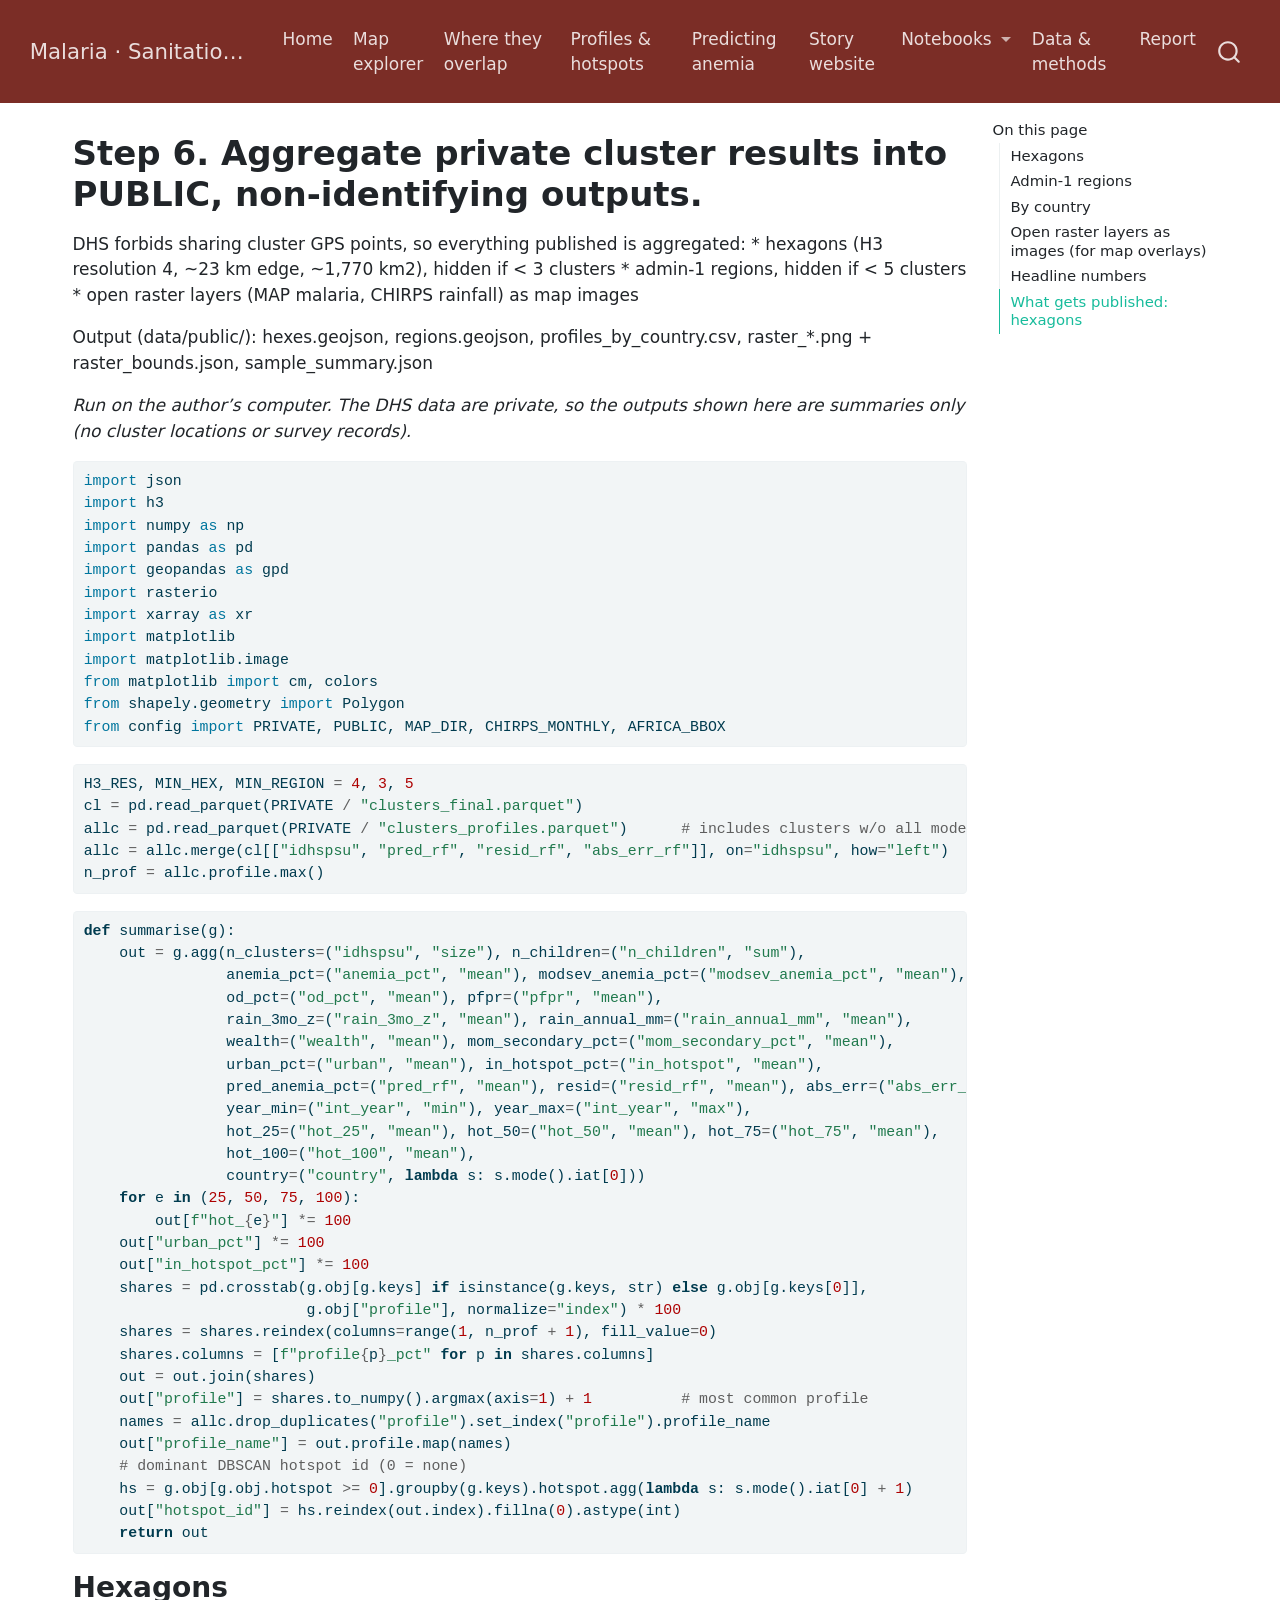
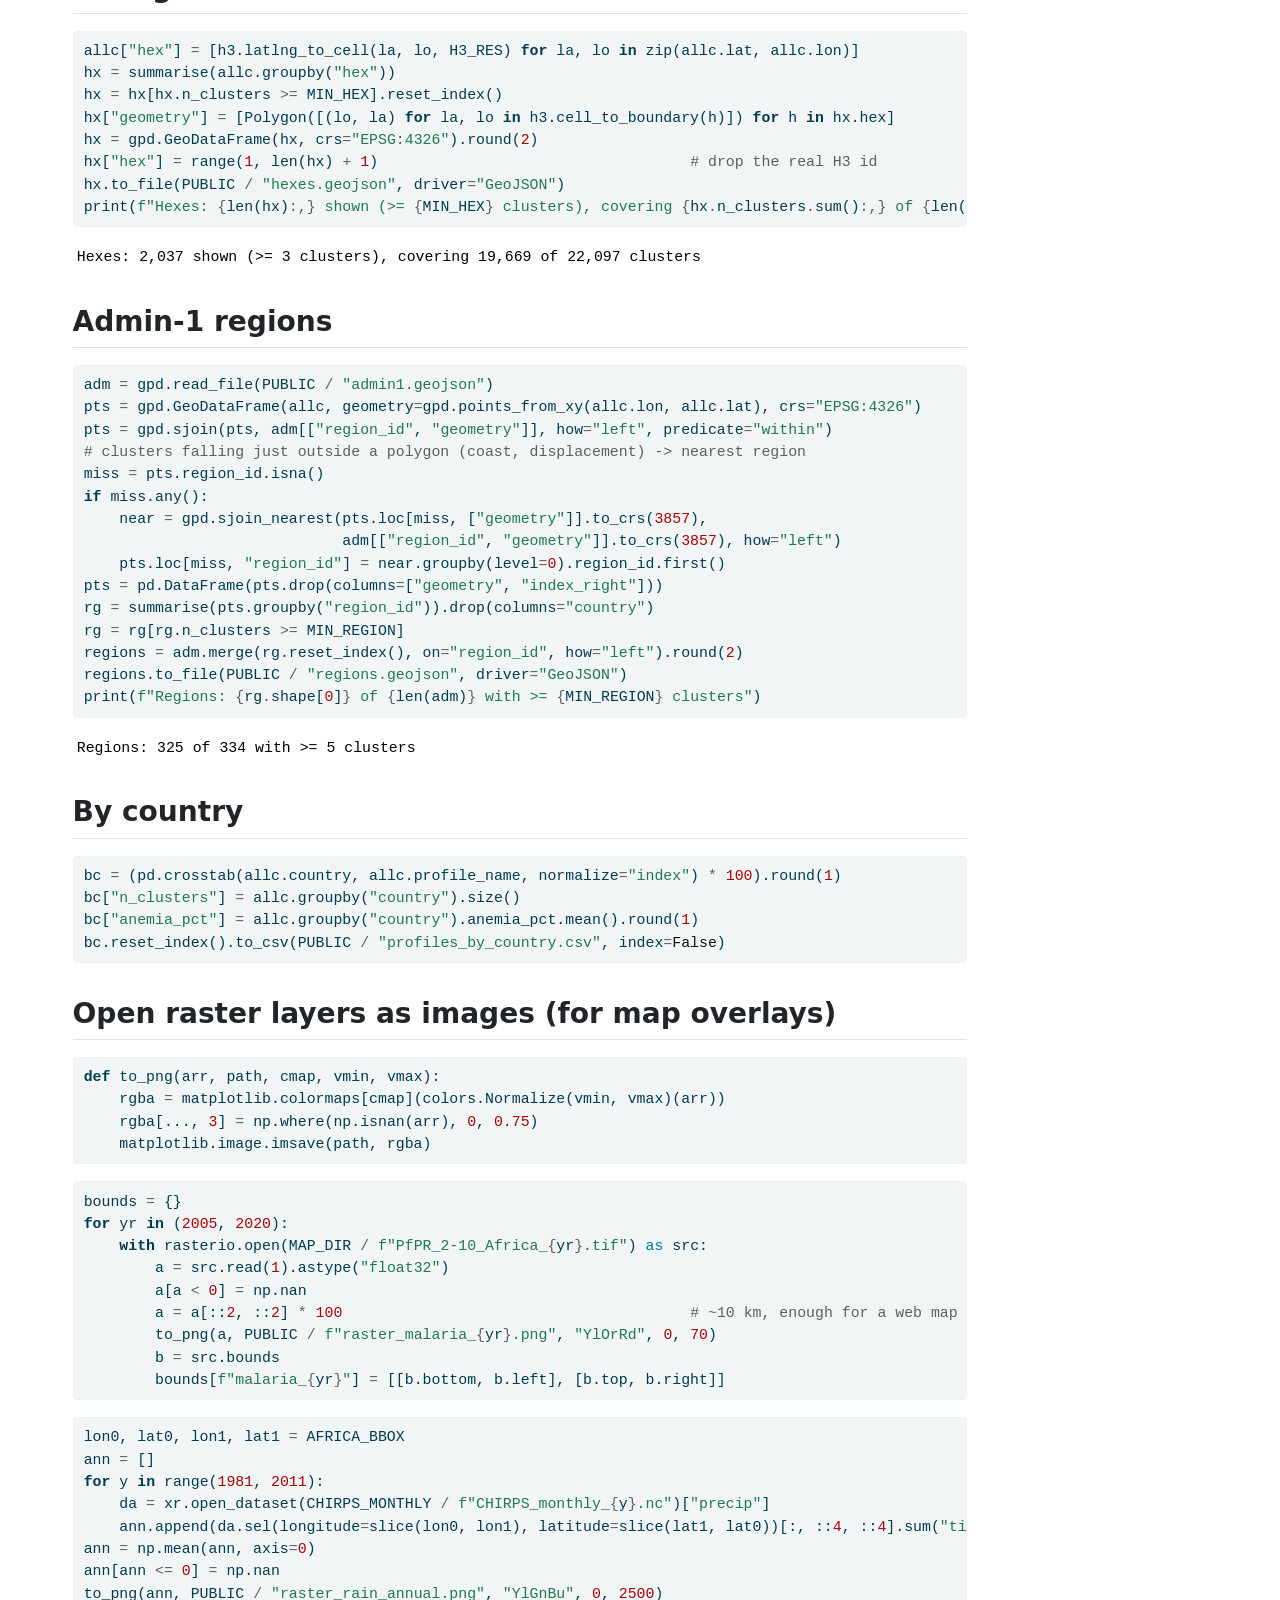
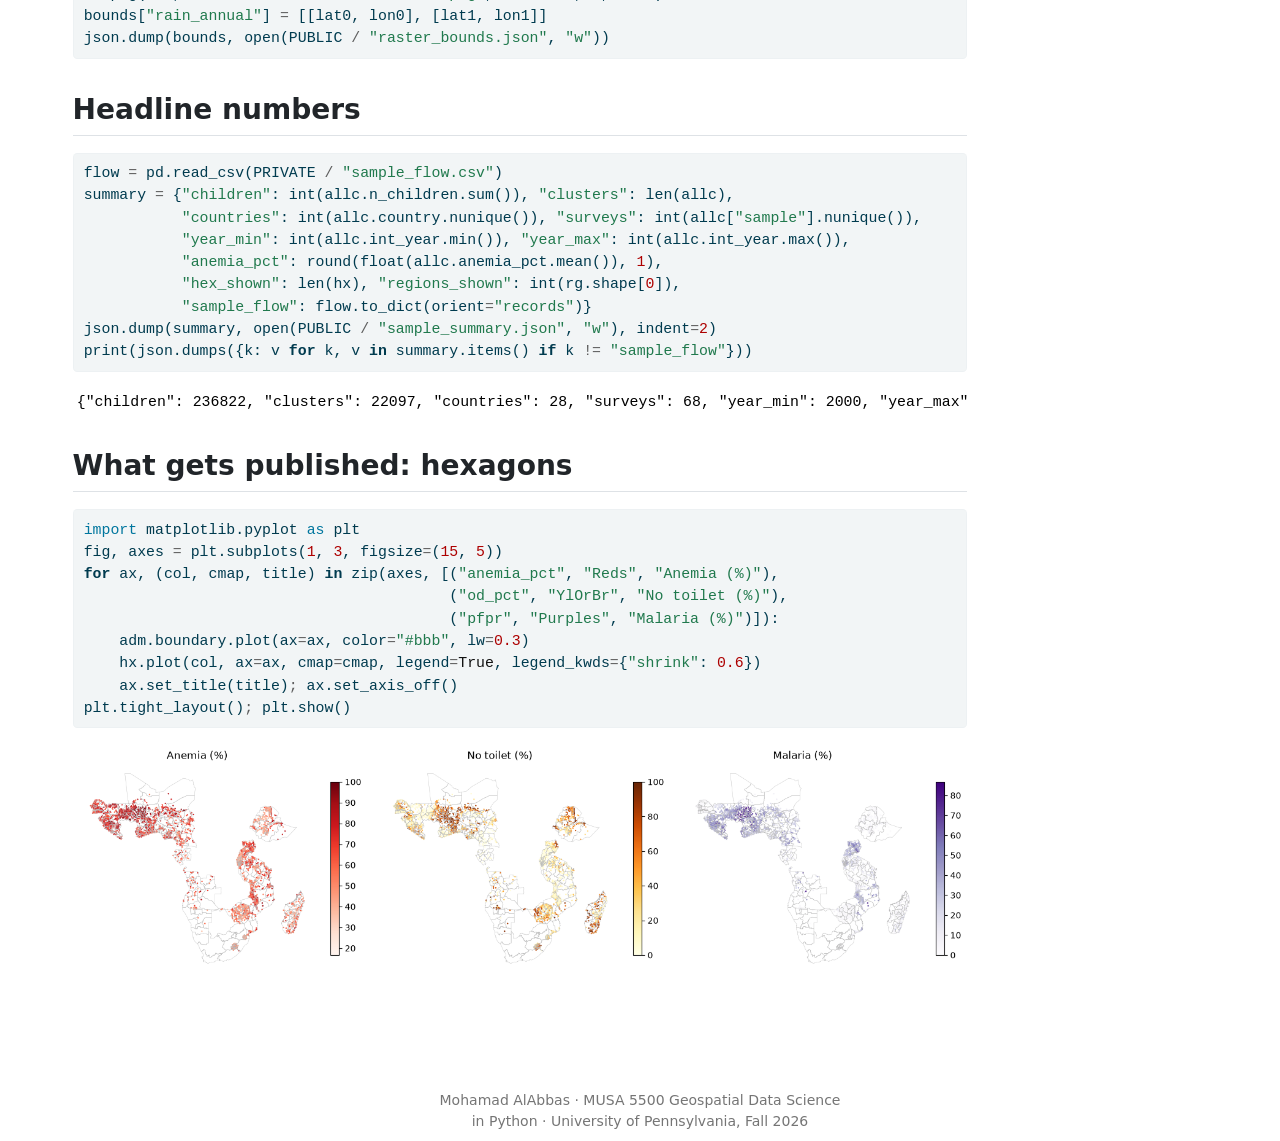
<file: docs/analysis/06_public_outputs.html>
<!DOCTYPE html>
<html xmlns="http://www.w3.org/1999/xhtml" lang="en" xml:lang="en"><head>

<meta charset="utf-8">
<meta name="generator" content="quarto-1.10.19">

<meta name="viewport" content="width=device-width, initial-scale=1.0, user-scalable=yes">


<title>Step 6. Aggregate private cluster results into PUBLIC, non-identifying outputs. – Malaria · Sanitation · Anemia</title>
<style>
/* Default styles provided by pandoc.
** See https://pandoc.org/MANUAL.html#variables-for-html for config info.
*/
span.smallcaps{font-variant: small-caps;}
div.columns{display: flex; gap: 1.5em;}
div.column{flex: auto;}
@media screen {
div.columns{gap: min(4vw, 1.5em);}
div.column{overflow-x: auto;}
}
div.hanging-indent{margin-left: 1.5em; text-indent: -1.5em;}
ul.task-list{list-style: none;}
ul.task-list li input[type="checkbox"] {
  width: 0.8em;
  margin: 0 0.8em 0.2em -1em; /* quarto-specific, see https://github.com/quarto-dev/quarto-cli/issues/4556 */ 
  vertical-align: middle;
}
/* CSS for syntax highlighting */
html { -webkit-text-size-adjust: 100%; }
pre > code.sourceCode { white-space: pre; position: relative; }
pre > code.sourceCode > span { display: inline-block; line-height: 1.25; }
pre > code.sourceCode > span:empty { height: 1.2em; }
.sourceCode { overflow: visible; }
code.sourceCode > span { color: inherit; text-decoration: inherit; }
div.sourceCode { margin: 1em 0; }
pre.sourceCode { margin: 0; }
@media screen {
div.sourceCode { overflow: auto; }
}
@media print {
pre > code.sourceCode { white-space: pre-wrap; }
pre > code.sourceCode > span { text-indent: -5em; padding-left: 5em; }
}
pre.numberSource code
  { counter-reset: source-line 0; }
pre.numberSource code > span
  { position: relative; left: -4em; counter-increment: source-line; }
pre.numberSource code > span > a:first-child::before
  { content: counter(source-line);
    position: relative; left: -1em; text-align: right; vertical-align: baseline;
    border: none; display: inline-block;
    -webkit-touch-callout: none; -webkit-user-select: none;
    -khtml-user-select: none; -moz-user-select: none;
    -ms-user-select: none; user-select: none;
    padding: 0 4px; width: 4em;
  }
pre.numberSource { margin-left: 3em;  padding-left: 4px; }
div.sourceCode
  {   }
@media screen {
pre > code.sourceCode > span > a:first-child::before { text-decoration: underline; }
}
</style>


<script src="../site_libs/quarto-nav/quarto-nav.js"></script>
<script src="../site_libs/quarto-nav/headroom.min.js"></script>
<script src="../site_libs/clipboard/clipboard.min.js"></script>
<script src="../site_libs/quarto-search/autocomplete.umd.js"></script>
<script src="../site_libs/quarto-search/fuse.min.js"></script>
<script src="../site_libs/quarto-search/quarto-search.js"></script>
<meta name="quarto:offset" content="../">
<script src="../site_libs/quarto-html/quarto.js" type="module"></script>
<script src="../site_libs/quarto-html/tabsets/tabsets.js" type="module"></script>
<script src="../site_libs/quarto-html/popper.min.js"></script>
<script src="../site_libs/quarto-html/tippy.umd.min.js"></script>
<script src="../site_libs/quarto-html/anchor.min.js"></script>
<link href="../site_libs/quarto-html/tippy.css" rel="stylesheet">
<link href="../site_libs/quarto-html/quarto-syntax-highlighting-bf27225e3a48a9273f3daa8f8e829971.css" rel="stylesheet" id="quarto-text-highlighting-styles">
<script src="../site_libs/bootstrap/bootstrap.min.js"></script>
<link href="../site_libs/bootstrap/bootstrap-icons.css" rel="stylesheet">
<link href="../site_libs/bootstrap/bootstrap-9f3bd175c10802df2928bec4c6c0e599.min.css" rel="stylesheet" append-hash="true" id="quarto-bootstrap" data-mode="light">
<script id="quarto-search-options" type="application/json">{
  "location": "navbar",
  "copy-button": false,
  "collapse-after": 3,
  "panel-placement": "end",
  "type": "overlay",
  "limit": 50,
  "keyboard-shortcut": [
    "f",
    "/",
    "s"
  ],
  "show-item-context": false,
  "language": {
    "search-no-results-text": "No results",
    "search-matching-documents-text": "matching documents",
    "search-copy-link-title": "Copy link to search",
    "search-hide-matches-text": "Hide additional matches",
    "search-more-match-text": "more match in this document",
    "search-more-matches-text": "more matches in this document",
    "search-clear-button-title": "Clear",
    "search-text-placeholder": "",
    "search-detached-cancel-button-title": "Cancel",
    "search-submit-button-title": "Submit",
    "search-label": "Search"
  }
}</script>


</head>

<body class="nav-fixed quarto-light">

<div id="quarto-search-results"></div>
  <header id="quarto-header" class="headroom fixed-top">
    <nav class="navbar navbar-expand-lg " data-bs-theme="dark">
      <div class="navbar-container container-fluid">
      <div class="navbar-brand-container mx-auto">
    <a class="navbar-brand" href="../index.html">
    <span class="navbar-title">Malaria · Sanitation · Anemia</span>
    </a>
  </div>
            <div id="quarto-search" class="" title="Search"></div>
          <button class="navbar-toggler" type="button" data-bs-toggle="collapse" data-bs-target="#navbarCollapse" aria-controls="navbarCollapse" role="menu" aria-expanded="false" aria-label="Toggle navigation" onclick="if (window.quartoToggleHeadroom) { window.quartoToggleHeadroom(); }">
  <span class="navbar-toggler-icon"></span>
</button>
          <div class="collapse navbar-collapse" id="navbarCollapse">
            <ul class="navbar-nav navbar-nav-scroll me-auto">
  <li class="nav-item">
    <a class="nav-link" href="../index.html"> 
<span class="menu-text">Home</span></a>
  </li>  
  <li class="nav-item">
    <a class="nav-link" href="../explore.html"> 
<span class="menu-text">Map explorer</span></a>
  </li>  
  <li class="nav-item">
    <a class="nav-link" href="../overlap.html"> 
<span class="menu-text">Where they overlap</span></a>
  </li>  
  <li class="nav-item">
    <a class="nav-link" href="../profiles.html"> 
<span class="menu-text">Profiles &amp; hotspots</span></a>
  </li>  
  <li class="nav-item">
    <a class="nav-link" href="../model.html"> 
<span class="menu-text">Predicting anemia</span></a>
  </li>  
  <li class="nav-item">
    <a class="nav-link" href="../website/index.html"> 
<span class="menu-text">Story website</span></a>
  </li>  
  <li class="nav-item dropdown ">
    <a class="nav-link dropdown-toggle" href="#" id="nav-menu-notebooks" role="link" data-bs-toggle="dropdown" aria-expanded="false">
 <span class="menu-text">Notebooks</span>
    </a>
    <ul class="dropdown-menu" aria-labelledby="nav-menu-notebooks">    
        <li>
    <a class="dropdown-item" href="../analysis/01_build_clusters.html">
 <span class="dropdown-text">1 · Build the cluster table</span></a>
  </li>  
        <li>
    <a class="dropdown-item" href="../analysis/02_raster_features.html">
 <span class="dropdown-text">2 · Raster analysis (malaria, rainfall)</span></a>
  </li>  
        <li>
    <a class="dropdown-item" href="../analysis/03_download_boundaries.html">
 <span class="dropdown-text">3 · Region boundaries (API)</span></a>
  </li>  
        <li>
    <a class="dropdown-item" href="../analysis/04_profiles_hotspots.html">
 <span class="dropdown-text">4 · k-means profiles &amp; DBSCAN hotspots</span></a>
  </li>  
        <li>
    <a class="dropdown-item" href="../analysis/05_predict_anemia.html">
 <span class="dropdown-text">5 · Predicting anemia (ML)</span></a>
  </li>  
        <li>
    <a class="dropdown-item" href="../analysis/06_public_outputs.html">
 <span class="dropdown-text">6 · Privacy-safe exports</span></a>
  </li>  
    </ul>
  </li>
  <li class="nav-item">
    <a class="nav-link" href="../methods.html"> 
<span class="menu-text">Data &amp; methods</span></a>
  </li>  
  <li class="nav-item">
    <a class="nav-link" href="../report.html"> 
<span class="menu-text">Report</span></a>
  </li>  
</ul>
          </div> <!-- /navcollapse -->
            <div class="quarto-navbar-tools">
</div>
      </div> <!-- /container-fluid -->
    </nav>
</header>
<!-- content -->
<div id="quarto-content" class="quarto-container page-columns page-rows-contents page-layout-full page-navbar">
<!-- sidebar -->
<!-- margin-sidebar -->
    <div id="quarto-margin-sidebar" class="sidebar margin-sidebar">
        <nav id="TOC" role="doc-toc" class="toc-active">
    <h2 id="toc-title">On this page</h2>
   
  <ul>
  <li><a href="#hexagons" id="toc-hexagons" class="nav-link active" data-scroll-target="#hexagons">Hexagons</a></li>
  <li><a href="#admin-1-regions" id="toc-admin-1-regions" class="nav-link" data-scroll-target="#admin-1-regions">Admin-1 regions</a></li>
  <li><a href="#by-country" id="toc-by-country" class="nav-link" data-scroll-target="#by-country">By country</a></li>
  <li><a href="#open-raster-layers-as-images-for-map-overlays" id="toc-open-raster-layers-as-images-for-map-overlays" class="nav-link" data-scroll-target="#open-raster-layers-as-images-for-map-overlays">Open raster layers as images (for map overlays)</a></li>
  <li><a href="#headline-numbers" id="toc-headline-numbers" class="nav-link" data-scroll-target="#headline-numbers">Headline numbers</a></li>
  <li><a href="#what-gets-published-hexagons" id="toc-what-gets-published-hexagons" class="nav-link" data-scroll-target="#what-gets-published-hexagons">What gets published: hexagons</a></li>
  </ul>
</nav>
    </div>
<!-- main -->
<main class="content column-page-left" id="quarto-document-content">

<header id="title-block-header" class="quarto-title-block default">
<div class="quarto-title">
<h1 class="title">Step 6. Aggregate private cluster results into PUBLIC, non-identifying outputs.</h1>
</div>



<div class="quarto-title-meta column-page-left">

    
  
    
  </div>
  


</header>


<p>DHS forbids sharing cluster GPS points, so everything published is aggregated: * hexagons (H3 resolution 4, ~23 km edge, ~1,770 km2), hidden if &lt; 3 clusters * admin-1 regions, hidden if &lt; 5 clusters * open raster layers (MAP malaria, CHIRPS rainfall) as map images</p>
<p>Output (data/public/): hexes.geojson, regions.geojson, profiles_by_country.csv, raster_*.png + raster_bounds.json, sample_summary.json</p>
<p><em>Run on the author’s computer. The DHS data are private, so the outputs shown here are summaries only (no cluster locations or survey records).</em></p>
<div id="4c02cd18" class="cell" data-quarto-private-1="{&quot;key&quot;:&quot;execution&quot;,&quot;value&quot;:{&quot;iopub.execute_input&quot;:&quot;2026-11-14T16:35:24.829727Z&quot;,&quot;iopub.status.busy&quot;:&quot;2026-11-14T16:35:24.829512Z&quot;,&quot;iopub.status.idle&quot;:&quot;2026-11-14T16:35:25.659305Z&quot;,&quot;shell.execute_reply&quot;:&quot;2026-11-14T16:35:25.658655Z&quot;}}" data-execution_count="1">
<div class="code-copy-outer-scaffold"><div class="sourceCode cell-code" id="cb1"><pre class="sourceCode python code-with-copy"><code class="sourceCode python"><span id="cb1-1"><a href="#cb1-1" aria-hidden="true" tabindex="-1"></a><span class="im">import</span> json</span>
<span id="cb1-2"><a href="#cb1-2" aria-hidden="true" tabindex="-1"></a><span class="im">import</span> h3</span>
<span id="cb1-3"><a href="#cb1-3" aria-hidden="true" tabindex="-1"></a><span class="im">import</span> numpy <span class="im">as</span> np</span>
<span id="cb1-4"><a href="#cb1-4" aria-hidden="true" tabindex="-1"></a><span class="im">import</span> pandas <span class="im">as</span> pd</span>
<span id="cb1-5"><a href="#cb1-5" aria-hidden="true" tabindex="-1"></a><span class="im">import</span> geopandas <span class="im">as</span> gpd</span>
<span id="cb1-6"><a href="#cb1-6" aria-hidden="true" tabindex="-1"></a><span class="im">import</span> rasterio</span>
<span id="cb1-7"><a href="#cb1-7" aria-hidden="true" tabindex="-1"></a><span class="im">import</span> xarray <span class="im">as</span> xr</span>
<span id="cb1-8"><a href="#cb1-8" aria-hidden="true" tabindex="-1"></a><span class="im">import</span> matplotlib</span>
<span id="cb1-9"><a href="#cb1-9" aria-hidden="true" tabindex="-1"></a><span class="im">import</span> matplotlib.image</span>
<span id="cb1-10"><a href="#cb1-10" aria-hidden="true" tabindex="-1"></a><span class="im">from</span> matplotlib <span class="im">import</span> cm, colors</span>
<span id="cb1-11"><a href="#cb1-11" aria-hidden="true" tabindex="-1"></a><span class="im">from</span> shapely.geometry <span class="im">import</span> Polygon</span>
<span id="cb1-12"><a href="#cb1-12" aria-hidden="true" tabindex="-1"></a><span class="im">from</span> config <span class="im">import</span> PRIVATE, PUBLIC, MAP_DIR, CHIRPS_MONTHLY, AFRICA_BBOX</span></code></pre></div><button title="Copy to Clipboard" class="code-copy-button"><i class="bi"></i></button></div>
</div>
<div id="c29e7a77" class="cell" data-quarto-private-1="{&quot;key&quot;:&quot;execution&quot;,&quot;value&quot;:{&quot;iopub.execute_input&quot;:&quot;2026-11-14T16:35:25.661170Z&quot;,&quot;iopub.status.busy&quot;:&quot;2026-11-14T16:35:25.660917Z&quot;,&quot;iopub.status.idle&quot;:&quot;2026-11-14T16:35:25.704136Z&quot;,&quot;shell.execute_reply&quot;:&quot;2026-11-14T16:35:25.703578Z&quot;}}" data-execution_count="2">
<div class="code-copy-outer-scaffold"><div class="sourceCode cell-code" id="cb2"><pre class="sourceCode python code-with-copy"><code class="sourceCode python"><span id="cb2-1"><a href="#cb2-1" aria-hidden="true" tabindex="-1"></a>H3_RES, MIN_HEX, MIN_REGION <span class="op">=</span> <span class="dv">4</span>, <span class="dv">3</span>, <span class="dv">5</span></span>
<span id="cb2-2"><a href="#cb2-2" aria-hidden="true" tabindex="-1"></a>cl <span class="op">=</span> pd.read_parquet(PRIVATE <span class="op">/</span> <span class="st">"clusters_final.parquet"</span>)</span>
<span id="cb2-3"><a href="#cb2-3" aria-hidden="true" tabindex="-1"></a>allc <span class="op">=</span> pd.read_parquet(PRIVATE <span class="op">/</span> <span class="st">"clusters_profiles.parquet"</span>)      <span class="co"># includes clusters w/o all model features</span></span>
<span id="cb2-4"><a href="#cb2-4" aria-hidden="true" tabindex="-1"></a>allc <span class="op">=</span> allc.merge(cl[[<span class="st">"idhspsu"</span>, <span class="st">"pred_rf"</span>, <span class="st">"resid_rf"</span>, <span class="st">"abs_err_rf"</span>]], on<span class="op">=</span><span class="st">"idhspsu"</span>, how<span class="op">=</span><span class="st">"left"</span>)</span>
<span id="cb2-5"><a href="#cb2-5" aria-hidden="true" tabindex="-1"></a>n_prof <span class="op">=</span> allc.profile.<span class="bu">max</span>()</span></code></pre></div><button title="Copy to Clipboard" class="code-copy-button"><i class="bi"></i></button></div>
</div>
<div id="a21468bc" class="cell" data-quarto-private-1="{&quot;key&quot;:&quot;execution&quot;,&quot;value&quot;:{&quot;iopub.execute_input&quot;:&quot;2026-11-14T16:35:25.705365Z&quot;,&quot;iopub.status.busy&quot;:&quot;2026-11-14T16:35:25.705222Z&quot;,&quot;iopub.status.idle&quot;:&quot;2026-11-14T16:35:25.709653Z&quot;,&quot;shell.execute_reply&quot;:&quot;2026-11-14T16:35:25.709110Z&quot;}}" data-execution_count="3">
<div class="code-copy-outer-scaffold"><div class="sourceCode cell-code" id="cb3"><pre class="sourceCode python code-with-copy"><code class="sourceCode python"><span id="cb3-1"><a href="#cb3-1" aria-hidden="true" tabindex="-1"></a><span class="kw">def</span> summarise(g):</span>
<span id="cb3-2"><a href="#cb3-2" aria-hidden="true" tabindex="-1"></a>    out <span class="op">=</span> g.agg(n_clusters<span class="op">=</span>(<span class="st">"idhspsu"</span>, <span class="st">"size"</span>), n_children<span class="op">=</span>(<span class="st">"n_children"</span>, <span class="st">"sum"</span>),</span>
<span id="cb3-3"><a href="#cb3-3" aria-hidden="true" tabindex="-1"></a>                anemia_pct<span class="op">=</span>(<span class="st">"anemia_pct"</span>, <span class="st">"mean"</span>), modsev_anemia_pct<span class="op">=</span>(<span class="st">"modsev_anemia_pct"</span>, <span class="st">"mean"</span>),</span>
<span id="cb3-4"><a href="#cb3-4" aria-hidden="true" tabindex="-1"></a>                od_pct<span class="op">=</span>(<span class="st">"od_pct"</span>, <span class="st">"mean"</span>), pfpr<span class="op">=</span>(<span class="st">"pfpr"</span>, <span class="st">"mean"</span>),</span>
<span id="cb3-5"><a href="#cb3-5" aria-hidden="true" tabindex="-1"></a>                rain_3mo_z<span class="op">=</span>(<span class="st">"rain_3mo_z"</span>, <span class="st">"mean"</span>), rain_annual_mm<span class="op">=</span>(<span class="st">"rain_annual_mm"</span>, <span class="st">"mean"</span>),</span>
<span id="cb3-6"><a href="#cb3-6" aria-hidden="true" tabindex="-1"></a>                wealth<span class="op">=</span>(<span class="st">"wealth"</span>, <span class="st">"mean"</span>), mom_secondary_pct<span class="op">=</span>(<span class="st">"mom_secondary_pct"</span>, <span class="st">"mean"</span>),</span>
<span id="cb3-7"><a href="#cb3-7" aria-hidden="true" tabindex="-1"></a>                urban_pct<span class="op">=</span>(<span class="st">"urban"</span>, <span class="st">"mean"</span>), in_hotspot_pct<span class="op">=</span>(<span class="st">"in_hotspot"</span>, <span class="st">"mean"</span>),</span>
<span id="cb3-8"><a href="#cb3-8" aria-hidden="true" tabindex="-1"></a>                pred_anemia_pct<span class="op">=</span>(<span class="st">"pred_rf"</span>, <span class="st">"mean"</span>), resid<span class="op">=</span>(<span class="st">"resid_rf"</span>, <span class="st">"mean"</span>), abs_err<span class="op">=</span>(<span class="st">"abs_err_rf"</span>, <span class="st">"mean"</span>),</span>
<span id="cb3-9"><a href="#cb3-9" aria-hidden="true" tabindex="-1"></a>                year_min<span class="op">=</span>(<span class="st">"int_year"</span>, <span class="st">"min"</span>), year_max<span class="op">=</span>(<span class="st">"int_year"</span>, <span class="st">"max"</span>),</span>
<span id="cb3-10"><a href="#cb3-10" aria-hidden="true" tabindex="-1"></a>                hot_25<span class="op">=</span>(<span class="st">"hot_25"</span>, <span class="st">"mean"</span>), hot_50<span class="op">=</span>(<span class="st">"hot_50"</span>, <span class="st">"mean"</span>), hot_75<span class="op">=</span>(<span class="st">"hot_75"</span>, <span class="st">"mean"</span>),</span>
<span id="cb3-11"><a href="#cb3-11" aria-hidden="true" tabindex="-1"></a>                hot_100<span class="op">=</span>(<span class="st">"hot_100"</span>, <span class="st">"mean"</span>),</span>
<span id="cb3-12"><a href="#cb3-12" aria-hidden="true" tabindex="-1"></a>                country<span class="op">=</span>(<span class="st">"country"</span>, <span class="kw">lambda</span> s: s.mode().iat[<span class="dv">0</span>]))</span>
<span id="cb3-13"><a href="#cb3-13" aria-hidden="true" tabindex="-1"></a>    <span class="cf">for</span> e <span class="kw">in</span> (<span class="dv">25</span>, <span class="dv">50</span>, <span class="dv">75</span>, <span class="dv">100</span>):</span>
<span id="cb3-14"><a href="#cb3-14" aria-hidden="true" tabindex="-1"></a>        out[<span class="ss">f"hot_</span><span class="sc">{</span>e<span class="sc">}</span><span class="ss">"</span>] <span class="op">*=</span> <span class="dv">100</span></span>
<span id="cb3-15"><a href="#cb3-15" aria-hidden="true" tabindex="-1"></a>    out[<span class="st">"urban_pct"</span>] <span class="op">*=</span> <span class="dv">100</span></span>
<span id="cb3-16"><a href="#cb3-16" aria-hidden="true" tabindex="-1"></a>    out[<span class="st">"in_hotspot_pct"</span>] <span class="op">*=</span> <span class="dv">100</span></span>
<span id="cb3-17"><a href="#cb3-17" aria-hidden="true" tabindex="-1"></a>    shares <span class="op">=</span> pd.crosstab(g.obj[g.keys] <span class="cf">if</span> <span class="bu">isinstance</span>(g.keys, <span class="bu">str</span>) <span class="cf">else</span> g.obj[g.keys[<span class="dv">0</span>]],</span>
<span id="cb3-18"><a href="#cb3-18" aria-hidden="true" tabindex="-1"></a>                         g.obj[<span class="st">"profile"</span>], normalize<span class="op">=</span><span class="st">"index"</span>) <span class="op">*</span> <span class="dv">100</span></span>
<span id="cb3-19"><a href="#cb3-19" aria-hidden="true" tabindex="-1"></a>    shares <span class="op">=</span> shares.reindex(columns<span class="op">=</span><span class="bu">range</span>(<span class="dv">1</span>, n_prof <span class="op">+</span> <span class="dv">1</span>), fill_value<span class="op">=</span><span class="dv">0</span>)</span>
<span id="cb3-20"><a href="#cb3-20" aria-hidden="true" tabindex="-1"></a>    shares.columns <span class="op">=</span> [<span class="ss">f"profile</span><span class="sc">{</span>p<span class="sc">}</span><span class="ss">_pct"</span> <span class="cf">for</span> p <span class="kw">in</span> shares.columns]</span>
<span id="cb3-21"><a href="#cb3-21" aria-hidden="true" tabindex="-1"></a>    out <span class="op">=</span> out.join(shares)</span>
<span id="cb3-22"><a href="#cb3-22" aria-hidden="true" tabindex="-1"></a>    out[<span class="st">"profile"</span>] <span class="op">=</span> shares.to_numpy().argmax(axis<span class="op">=</span><span class="dv">1</span>) <span class="op">+</span> <span class="dv">1</span>          <span class="co"># most common profile</span></span>
<span id="cb3-23"><a href="#cb3-23" aria-hidden="true" tabindex="-1"></a>    names <span class="op">=</span> allc.drop_duplicates(<span class="st">"profile"</span>).set_index(<span class="st">"profile"</span>).profile_name</span>
<span id="cb3-24"><a href="#cb3-24" aria-hidden="true" tabindex="-1"></a>    out[<span class="st">"profile_name"</span>] <span class="op">=</span> out.profile.<span class="bu">map</span>(names)</span>
<span id="cb3-25"><a href="#cb3-25" aria-hidden="true" tabindex="-1"></a>    <span class="co"># dominant DBSCAN hotspot id (0 = none)</span></span>
<span id="cb3-26"><a href="#cb3-26" aria-hidden="true" tabindex="-1"></a>    hs <span class="op">=</span> g.obj[g.obj.hotspot <span class="op">&gt;=</span> <span class="dv">0</span>].groupby(g.keys).hotspot.agg(<span class="kw">lambda</span> s: s.mode().iat[<span class="dv">0</span>] <span class="op">+</span> <span class="dv">1</span>)</span>
<span id="cb3-27"><a href="#cb3-27" aria-hidden="true" tabindex="-1"></a>    out[<span class="st">"hotspot_id"</span>] <span class="op">=</span> hs.reindex(out.index).fillna(<span class="dv">0</span>).astype(<span class="bu">int</span>)</span>
<span id="cb3-28"><a href="#cb3-28" aria-hidden="true" tabindex="-1"></a>    <span class="cf">return</span> out</span></code></pre></div><button title="Copy to Clipboard" class="code-copy-button"><i class="bi"></i></button></div>
</div>
<section id="hexagons" class="level2">
<h2 class="anchored" data-anchor-id="hexagons">Hexagons</h2>
<div id="684e84f5" class="cell" data-quarto-private-1="{&quot;key&quot;:&quot;execution&quot;,&quot;value&quot;:{&quot;iopub.execute_input&quot;:&quot;2026-11-14T16:35:25.710785Z&quot;,&quot;iopub.status.busy&quot;:&quot;2026-11-14T16:35:25.710679Z&quot;,&quot;iopub.status.idle&quot;:&quot;2026-11-14T16:35:26.097042Z&quot;,&quot;shell.execute_reply&quot;:&quot;2026-11-14T16:35:26.096250Z&quot;}}" data-execution_count="4">
<div class="code-copy-outer-scaffold"><div class="sourceCode cell-code" id="cb4"><pre class="sourceCode python code-with-copy"><code class="sourceCode python"><span id="cb4-1"><a href="#cb4-1" aria-hidden="true" tabindex="-1"></a>allc[<span class="st">"hex"</span>] <span class="op">=</span> [h3.latlng_to_cell(la, lo, H3_RES) <span class="cf">for</span> la, lo <span class="kw">in</span> <span class="bu">zip</span>(allc.lat, allc.lon)]</span>
<span id="cb4-2"><a href="#cb4-2" aria-hidden="true" tabindex="-1"></a>hx <span class="op">=</span> summarise(allc.groupby(<span class="st">"hex"</span>))</span>
<span id="cb4-3"><a href="#cb4-3" aria-hidden="true" tabindex="-1"></a>hx <span class="op">=</span> hx[hx.n_clusters <span class="op">&gt;=</span> MIN_HEX].reset_index()</span>
<span id="cb4-4"><a href="#cb4-4" aria-hidden="true" tabindex="-1"></a>hx[<span class="st">"geometry"</span>] <span class="op">=</span> [Polygon([(lo, la) <span class="cf">for</span> la, lo <span class="kw">in</span> h3.cell_to_boundary(h)]) <span class="cf">for</span> h <span class="kw">in</span> hx.<span class="bu">hex</span>]</span>
<span id="cb4-5"><a href="#cb4-5" aria-hidden="true" tabindex="-1"></a>hx <span class="op">=</span> gpd.GeoDataFrame(hx, crs<span class="op">=</span><span class="st">"EPSG:4326"</span>).<span class="bu">round</span>(<span class="dv">2</span>)</span>
<span id="cb4-6"><a href="#cb4-6" aria-hidden="true" tabindex="-1"></a>hx[<span class="st">"hex"</span>] <span class="op">=</span> <span class="bu">range</span>(<span class="dv">1</span>, <span class="bu">len</span>(hx) <span class="op">+</span> <span class="dv">1</span>)                                   <span class="co"># drop the real H3 id</span></span>
<span id="cb4-7"><a href="#cb4-7" aria-hidden="true" tabindex="-1"></a>hx.to_file(PUBLIC <span class="op">/</span> <span class="st">"hexes.geojson"</span>, driver<span class="op">=</span><span class="st">"GeoJSON"</span>)</span>
<span id="cb4-8"><a href="#cb4-8" aria-hidden="true" tabindex="-1"></a><span class="bu">print</span>(<span class="ss">f"Hexes: </span><span class="sc">{</span><span class="bu">len</span>(hx)<span class="sc">:,}</span><span class="ss"> shown (&gt;= </span><span class="sc">{</span>MIN_HEX<span class="sc">}</span><span class="ss"> clusters), covering </span><span class="sc">{</span>hx<span class="sc">.</span>n_clusters<span class="sc">.</span><span class="bu">sum</span>()<span class="sc">:,}</span><span class="ss"> of </span><span class="sc">{</span><span class="bu">len</span>(allc)<span class="sc">:,}</span><span class="ss"> clusters"</span>)</span></code></pre></div><button title="Copy to Clipboard" class="code-copy-button"><i class="bi"></i></button></div>
<div class="cell-output cell-output-stdout">
<pre><code>Hexes: 2,037 shown (&gt;= 3 clusters), covering 19,669 of 22,097 clusters</code></pre>
</div>
</div>
</section>
<section id="admin-1-regions" class="level2">
<h2 class="anchored" data-anchor-id="admin-1-regions">Admin-1 regions</h2>
<div id="e8659aed" class="cell" data-quarto-private-1="{&quot;key&quot;:&quot;execution&quot;,&quot;value&quot;:{&quot;iopub.execute_input&quot;:&quot;2026-11-14T16:35:26.098266Z&quot;,&quot;iopub.status.busy&quot;:&quot;2026-11-14T16:35:26.098101Z&quot;,&quot;iopub.status.idle&quot;:&quot;2026-11-14T16:35:26.289614Z&quot;,&quot;shell.execute_reply&quot;:&quot;2026-11-14T16:35:26.289121Z&quot;}}" data-execution_count="5">
<div class="code-copy-outer-scaffold"><div class="sourceCode cell-code" id="cb6"><pre class="sourceCode python code-with-copy"><code class="sourceCode python"><span id="cb6-1"><a href="#cb6-1" aria-hidden="true" tabindex="-1"></a>adm <span class="op">=</span> gpd.read_file(PUBLIC <span class="op">/</span> <span class="st">"admin1.geojson"</span>)</span>
<span id="cb6-2"><a href="#cb6-2" aria-hidden="true" tabindex="-1"></a>pts <span class="op">=</span> gpd.GeoDataFrame(allc, geometry<span class="op">=</span>gpd.points_from_xy(allc.lon, allc.lat), crs<span class="op">=</span><span class="st">"EPSG:4326"</span>)</span>
<span id="cb6-3"><a href="#cb6-3" aria-hidden="true" tabindex="-1"></a>pts <span class="op">=</span> gpd.sjoin(pts, adm[[<span class="st">"region_id"</span>, <span class="st">"geometry"</span>]], how<span class="op">=</span><span class="st">"left"</span>, predicate<span class="op">=</span><span class="st">"within"</span>)</span>
<span id="cb6-4"><a href="#cb6-4" aria-hidden="true" tabindex="-1"></a><span class="co"># clusters falling just outside a polygon (coast, displacement) -&gt; nearest region</span></span>
<span id="cb6-5"><a href="#cb6-5" aria-hidden="true" tabindex="-1"></a>miss <span class="op">=</span> pts.region_id.isna()</span>
<span id="cb6-6"><a href="#cb6-6" aria-hidden="true" tabindex="-1"></a><span class="cf">if</span> miss.<span class="bu">any</span>():</span>
<span id="cb6-7"><a href="#cb6-7" aria-hidden="true" tabindex="-1"></a>    near <span class="op">=</span> gpd.sjoin_nearest(pts.loc[miss, [<span class="st">"geometry"</span>]].to_crs(<span class="dv">3857</span>),</span>
<span id="cb6-8"><a href="#cb6-8" aria-hidden="true" tabindex="-1"></a>                             adm[[<span class="st">"region_id"</span>, <span class="st">"geometry"</span>]].to_crs(<span class="dv">3857</span>), how<span class="op">=</span><span class="st">"left"</span>)</span>
<span id="cb6-9"><a href="#cb6-9" aria-hidden="true" tabindex="-1"></a>    pts.loc[miss, <span class="st">"region_id"</span>] <span class="op">=</span> near.groupby(level<span class="op">=</span><span class="dv">0</span>).region_id.first()</span>
<span id="cb6-10"><a href="#cb6-10" aria-hidden="true" tabindex="-1"></a>pts <span class="op">=</span> pd.DataFrame(pts.drop(columns<span class="op">=</span>[<span class="st">"geometry"</span>, <span class="st">"index_right"</span>]))</span>
<span id="cb6-11"><a href="#cb6-11" aria-hidden="true" tabindex="-1"></a>rg <span class="op">=</span> summarise(pts.groupby(<span class="st">"region_id"</span>)).drop(columns<span class="op">=</span><span class="st">"country"</span>)</span>
<span id="cb6-12"><a href="#cb6-12" aria-hidden="true" tabindex="-1"></a>rg <span class="op">=</span> rg[rg.n_clusters <span class="op">&gt;=</span> MIN_REGION]</span>
<span id="cb6-13"><a href="#cb6-13" aria-hidden="true" tabindex="-1"></a>regions <span class="op">=</span> adm.merge(rg.reset_index(), on<span class="op">=</span><span class="st">"region_id"</span>, how<span class="op">=</span><span class="st">"left"</span>).<span class="bu">round</span>(<span class="dv">2</span>)</span>
<span id="cb6-14"><a href="#cb6-14" aria-hidden="true" tabindex="-1"></a>regions.to_file(PUBLIC <span class="op">/</span> <span class="st">"regions.geojson"</span>, driver<span class="op">=</span><span class="st">"GeoJSON"</span>)</span>
<span id="cb6-15"><a href="#cb6-15" aria-hidden="true" tabindex="-1"></a><span class="bu">print</span>(<span class="ss">f"Regions: </span><span class="sc">{</span>rg<span class="sc">.</span>shape[<span class="dv">0</span>]<span class="sc">}</span><span class="ss"> of </span><span class="sc">{</span><span class="bu">len</span>(adm)<span class="sc">}</span><span class="ss"> with &gt;= </span><span class="sc">{</span>MIN_REGION<span class="sc">}</span><span class="ss"> clusters"</span>)</span></code></pre></div><button title="Copy to Clipboard" class="code-copy-button"><i class="bi"></i></button></div>
<div class="cell-output cell-output-stdout">
<pre><code>Regions: 325 of 334 with &gt;= 5 clusters</code></pre>
</div>
</div>
</section>
<section id="by-country" class="level2">
<h2 class="anchored" data-anchor-id="by-country">By country</h2>
<div id="363f9c80" class="cell" data-quarto-private-1="{&quot;key&quot;:&quot;execution&quot;,&quot;value&quot;:{&quot;iopub.execute_input&quot;:&quot;2026-11-14T16:35:26.291181Z&quot;,&quot;iopub.status.busy&quot;:&quot;2026-11-14T16:35:26.290973Z&quot;,&quot;iopub.status.idle&quot;:&quot;2026-11-14T16:35:26.300944Z&quot;,&quot;shell.execute_reply&quot;:&quot;2026-11-14T16:35:26.300382Z&quot;}}" data-execution_count="6">
<div class="code-copy-outer-scaffold"><div class="sourceCode cell-code" id="cb8"><pre class="sourceCode python code-with-copy"><code class="sourceCode python"><span id="cb8-1"><a href="#cb8-1" aria-hidden="true" tabindex="-1"></a>bc <span class="op">=</span> (pd.crosstab(allc.country, allc.profile_name, normalize<span class="op">=</span><span class="st">"index"</span>) <span class="op">*</span> <span class="dv">100</span>).<span class="bu">round</span>(<span class="dv">1</span>)</span>
<span id="cb8-2"><a href="#cb8-2" aria-hidden="true" tabindex="-1"></a>bc[<span class="st">"n_clusters"</span>] <span class="op">=</span> allc.groupby(<span class="st">"country"</span>).size()</span>
<span id="cb8-3"><a href="#cb8-3" aria-hidden="true" tabindex="-1"></a>bc[<span class="st">"anemia_pct"</span>] <span class="op">=</span> allc.groupby(<span class="st">"country"</span>).anemia_pct.mean().<span class="bu">round</span>(<span class="dv">1</span>)</span>
<span id="cb8-4"><a href="#cb8-4" aria-hidden="true" tabindex="-1"></a>bc.reset_index().to_csv(PUBLIC <span class="op">/</span> <span class="st">"profiles_by_country.csv"</span>, index<span class="op">=</span><span class="va">False</span>)</span></code></pre></div><button title="Copy to Clipboard" class="code-copy-button"><i class="bi"></i></button></div>
</div>
</section>
<section id="open-raster-layers-as-images-for-map-overlays" class="level2">
<h2 class="anchored" data-anchor-id="open-raster-layers-as-images-for-map-overlays">Open raster layers as images (for map overlays)</h2>
<div id="fa6e489a" class="cell" data-quarto-private-1="{&quot;key&quot;:&quot;execution&quot;,&quot;value&quot;:{&quot;iopub.execute_input&quot;:&quot;2026-11-14T16:35:26.301958Z&quot;,&quot;iopub.status.busy&quot;:&quot;2026-11-14T16:35:26.301841Z&quot;,&quot;iopub.status.idle&quot;:&quot;2026-11-14T16:35:26.304796Z&quot;,&quot;shell.execute_reply&quot;:&quot;2026-11-14T16:35:26.304375Z&quot;}}" data-execution_count="7">
<div class="code-copy-outer-scaffold"><div class="sourceCode cell-code" id="cb9"><pre class="sourceCode python code-with-copy"><code class="sourceCode python"><span id="cb9-1"><a href="#cb9-1" aria-hidden="true" tabindex="-1"></a><span class="kw">def</span> to_png(arr, path, cmap, vmin, vmax):</span>
<span id="cb9-2"><a href="#cb9-2" aria-hidden="true" tabindex="-1"></a>    rgba <span class="op">=</span> matplotlib.colormaps[cmap](colors.Normalize(vmin, vmax)(arr))</span>
<span id="cb9-3"><a href="#cb9-3" aria-hidden="true" tabindex="-1"></a>    rgba[..., <span class="dv">3</span>] <span class="op">=</span> np.where(np.isnan(arr), <span class="dv">0</span>, <span class="fl">0.75</span>)</span>
<span id="cb9-4"><a href="#cb9-4" aria-hidden="true" tabindex="-1"></a>    matplotlib.image.imsave(path, rgba)</span></code></pre></div><button title="Copy to Clipboard" class="code-copy-button"><i class="bi"></i></button></div>
</div>
<div id="ae1d0ef1" class="cell" data-quarto-private-1="{&quot;key&quot;:&quot;execution&quot;,&quot;value&quot;:{&quot;iopub.execute_input&quot;:&quot;2026-11-14T16:35:26.305922Z&quot;,&quot;iopub.status.busy&quot;:&quot;2026-11-14T16:35:26.305771Z&quot;,&quot;iopub.status.idle&quot;:&quot;2026-11-14T16:35:26.823360Z&quot;,&quot;shell.execute_reply&quot;:&quot;2026-11-14T16:35:26.822756Z&quot;}}" data-execution_count="8">
<div class="code-copy-outer-scaffold"><div class="sourceCode cell-code" id="cb10"><pre class="sourceCode python code-with-copy"><code class="sourceCode python"><span id="cb10-1"><a href="#cb10-1" aria-hidden="true" tabindex="-1"></a>bounds <span class="op">=</span> {}</span>
<span id="cb10-2"><a href="#cb10-2" aria-hidden="true" tabindex="-1"></a><span class="cf">for</span> yr <span class="kw">in</span> (<span class="dv">2005</span>, <span class="dv">2020</span>):</span>
<span id="cb10-3"><a href="#cb10-3" aria-hidden="true" tabindex="-1"></a>    <span class="cf">with</span> rasterio.<span class="bu">open</span>(MAP_DIR <span class="op">/</span> <span class="ss">f"PfPR_2-10_Africa_</span><span class="sc">{</span>yr<span class="sc">}</span><span class="ss">.tif"</span>) <span class="im">as</span> src:</span>
<span id="cb10-4"><a href="#cb10-4" aria-hidden="true" tabindex="-1"></a>        a <span class="op">=</span> src.read(<span class="dv">1</span>).astype(<span class="st">"float32"</span>)</span>
<span id="cb10-5"><a href="#cb10-5" aria-hidden="true" tabindex="-1"></a>        a[a <span class="op">&lt;</span> <span class="dv">0</span>] <span class="op">=</span> np.nan</span>
<span id="cb10-6"><a href="#cb10-6" aria-hidden="true" tabindex="-1"></a>        a <span class="op">=</span> a[::<span class="dv">2</span>, ::<span class="dv">2</span>] <span class="op">*</span> <span class="dv">100</span>                                       <span class="co"># ~10 km, enough for a web map</span></span>
<span id="cb10-7"><a href="#cb10-7" aria-hidden="true" tabindex="-1"></a>        to_png(a, PUBLIC <span class="op">/</span> <span class="ss">f"raster_malaria_</span><span class="sc">{</span>yr<span class="sc">}</span><span class="ss">.png"</span>, <span class="st">"YlOrRd"</span>, <span class="dv">0</span>, <span class="dv">70</span>)</span>
<span id="cb10-8"><a href="#cb10-8" aria-hidden="true" tabindex="-1"></a>        b <span class="op">=</span> src.bounds</span>
<span id="cb10-9"><a href="#cb10-9" aria-hidden="true" tabindex="-1"></a>        bounds[<span class="ss">f"malaria_</span><span class="sc">{</span>yr<span class="sc">}</span><span class="ss">"</span>] <span class="op">=</span> [[b.bottom, b.left], [b.top, b.right]]</span></code></pre></div><button title="Copy to Clipboard" class="code-copy-button"><i class="bi"></i></button></div>
</div>
<div id="da7210cb" class="cell" data-quarto-private-1="{&quot;key&quot;:&quot;execution&quot;,&quot;value&quot;:{&quot;iopub.execute_input&quot;:&quot;2026-11-14T16:35:26.825300Z&quot;,&quot;iopub.status.busy&quot;:&quot;2026-11-14T16:35:26.825104Z&quot;,&quot;iopub.status.idle&quot;:&quot;2026-11-14T16:36:33.358375Z&quot;,&quot;shell.execute_reply&quot;:&quot;2026-11-14T16:36:33.357800Z&quot;}}" data-execution_count="9">
<div class="code-copy-outer-scaffold"><div class="sourceCode cell-code" id="cb11"><pre class="sourceCode python code-with-copy"><code class="sourceCode python"><span id="cb11-1"><a href="#cb11-1" aria-hidden="true" tabindex="-1"></a>lon0, lat0, lon1, lat1 <span class="op">=</span> AFRICA_BBOX</span>
<span id="cb11-2"><a href="#cb11-2" aria-hidden="true" tabindex="-1"></a>ann <span class="op">=</span> []</span>
<span id="cb11-3"><a href="#cb11-3" aria-hidden="true" tabindex="-1"></a><span class="cf">for</span> y <span class="kw">in</span> <span class="bu">range</span>(<span class="dv">1981</span>, <span class="dv">2011</span>):</span>
<span id="cb11-4"><a href="#cb11-4" aria-hidden="true" tabindex="-1"></a>    da <span class="op">=</span> xr.open_dataset(CHIRPS_MONTHLY <span class="op">/</span> <span class="ss">f"CHIRPS_monthly_</span><span class="sc">{</span>y<span class="sc">}</span><span class="ss">.nc"</span>)[<span class="st">"precip"</span>]</span>
<span id="cb11-5"><a href="#cb11-5" aria-hidden="true" tabindex="-1"></a>    ann.append(da.sel(longitude<span class="op">=</span><span class="bu">slice</span>(lon0, lon1), latitude<span class="op">=</span><span class="bu">slice</span>(lat1, lat0))[:, ::<span class="dv">4</span>, ::<span class="dv">4</span>].<span class="bu">sum</span>(<span class="st">"time"</span>).values)</span>
<span id="cb11-6"><a href="#cb11-6" aria-hidden="true" tabindex="-1"></a>ann <span class="op">=</span> np.mean(ann, axis<span class="op">=</span><span class="dv">0</span>)</span>
<span id="cb11-7"><a href="#cb11-7" aria-hidden="true" tabindex="-1"></a>ann[ann <span class="op">&lt;=</span> <span class="dv">0</span>] <span class="op">=</span> np.nan</span>
<span id="cb11-8"><a href="#cb11-8" aria-hidden="true" tabindex="-1"></a>to_png(ann, PUBLIC <span class="op">/</span> <span class="st">"raster_rain_annual.png"</span>, <span class="st">"YlGnBu"</span>, <span class="dv">0</span>, <span class="dv">2500</span>)</span>
<span id="cb11-9"><a href="#cb11-9" aria-hidden="true" tabindex="-1"></a>bounds[<span class="st">"rain_annual"</span>] <span class="op">=</span> [[lat0, lon0], [lat1, lon1]]</span>
<span id="cb11-10"><a href="#cb11-10" aria-hidden="true" tabindex="-1"></a>json.dump(bounds, <span class="bu">open</span>(PUBLIC <span class="op">/</span> <span class="st">"raster_bounds.json"</span>, <span class="st">"w"</span>))</span></code></pre></div><button title="Copy to Clipboard" class="code-copy-button"><i class="bi"></i></button></div>
</div>
</section>
<section id="headline-numbers" class="level2">
<h2 class="anchored" data-anchor-id="headline-numbers">Headline numbers</h2>
<div id="b59356ed" class="cell" data-quarto-private-1="{&quot;key&quot;:&quot;execution&quot;,&quot;value&quot;:{&quot;iopub.execute_input&quot;:&quot;2026-11-14T16:36:33.360042Z&quot;,&quot;iopub.status.busy&quot;:&quot;2026-11-14T16:36:33.359911Z&quot;,&quot;iopub.status.idle&quot;:&quot;2026-11-14T16:36:33.370779Z&quot;,&quot;shell.execute_reply&quot;:&quot;2026-11-14T16:36:33.370267Z&quot;}}" data-execution_count="10">
<div class="code-copy-outer-scaffold"><div class="sourceCode cell-code" id="cb12"><pre class="sourceCode python code-with-copy"><code class="sourceCode python"><span id="cb12-1"><a href="#cb12-1" aria-hidden="true" tabindex="-1"></a>flow <span class="op">=</span> pd.read_csv(PRIVATE <span class="op">/</span> <span class="st">"sample_flow.csv"</span>)</span>
<span id="cb12-2"><a href="#cb12-2" aria-hidden="true" tabindex="-1"></a>summary <span class="op">=</span> {<span class="st">"children"</span>: <span class="bu">int</span>(allc.n_children.<span class="bu">sum</span>()), <span class="st">"clusters"</span>: <span class="bu">len</span>(allc),</span>
<span id="cb12-3"><a href="#cb12-3" aria-hidden="true" tabindex="-1"></a>           <span class="st">"countries"</span>: <span class="bu">int</span>(allc.country.nunique()), <span class="st">"surveys"</span>: <span class="bu">int</span>(allc[<span class="st">"sample"</span>].nunique()),</span>
<span id="cb12-4"><a href="#cb12-4" aria-hidden="true" tabindex="-1"></a>           <span class="st">"year_min"</span>: <span class="bu">int</span>(allc.int_year.<span class="bu">min</span>()), <span class="st">"year_max"</span>: <span class="bu">int</span>(allc.int_year.<span class="bu">max</span>()),</span>
<span id="cb12-5"><a href="#cb12-5" aria-hidden="true" tabindex="-1"></a>           <span class="st">"anemia_pct"</span>: <span class="bu">round</span>(<span class="bu">float</span>(allc.anemia_pct.mean()), <span class="dv">1</span>),</span>
<span id="cb12-6"><a href="#cb12-6" aria-hidden="true" tabindex="-1"></a>           <span class="st">"hex_shown"</span>: <span class="bu">len</span>(hx), <span class="st">"regions_shown"</span>: <span class="bu">int</span>(rg.shape[<span class="dv">0</span>]),</span>
<span id="cb12-7"><a href="#cb12-7" aria-hidden="true" tabindex="-1"></a>           <span class="st">"sample_flow"</span>: flow.to_dict(orient<span class="op">=</span><span class="st">"records"</span>)}</span>
<span id="cb12-8"><a href="#cb12-8" aria-hidden="true" tabindex="-1"></a>json.dump(summary, <span class="bu">open</span>(PUBLIC <span class="op">/</span> <span class="st">"sample_summary.json"</span>, <span class="st">"w"</span>), indent<span class="op">=</span><span class="dv">2</span>)</span>
<span id="cb12-9"><a href="#cb12-9" aria-hidden="true" tabindex="-1"></a><span class="bu">print</span>(json.dumps({k: v <span class="cf">for</span> k, v <span class="kw">in</span> summary.items() <span class="cf">if</span> k <span class="op">!=</span> <span class="st">"sample_flow"</span>}))</span></code></pre></div><button title="Copy to Clipboard" class="code-copy-button"><i class="bi"></i></button></div>
<div class="cell-output cell-output-stdout">
<pre><code>{"children": 236822, "clusters": 22097, "countries": 28, "surveys": 68, "year_min": 2000, "year_max": 2021, "anemia_pct": 63.5, "hex_shown": 2037, "regions_shown": 325}</code></pre>
</div>
</div>
</section>
<section id="what-gets-published-hexagons" class="level2">
<h2 class="anchored" data-anchor-id="what-gets-published-hexagons">What gets published: hexagons</h2>
<div id="3e4dcb67" class="cell" data-quarto-private-1="{&quot;key&quot;:&quot;execution&quot;,&quot;value&quot;:{&quot;iopub.execute_input&quot;:&quot;2026-11-14T16:36:33.372231Z&quot;,&quot;iopub.status.busy&quot;:&quot;2026-11-14T16:36:33.372113Z&quot;,&quot;iopub.status.idle&quot;:&quot;2026-11-14T16:36:34.090700Z&quot;,&quot;shell.execute_reply&quot;:&quot;2026-11-14T16:36:34.090155Z&quot;}}" data-execution_count="11">
<div class="code-copy-outer-scaffold"><div class="sourceCode cell-code" id="cb14"><pre class="sourceCode python code-with-copy"><code class="sourceCode python"><span id="cb14-1"><a href="#cb14-1" aria-hidden="true" tabindex="-1"></a><span class="im">import</span> matplotlib.pyplot <span class="im">as</span> plt</span>
<span id="cb14-2"><a href="#cb14-2" aria-hidden="true" tabindex="-1"></a>fig, axes <span class="op">=</span> plt.subplots(<span class="dv">1</span>, <span class="dv">3</span>, figsize<span class="op">=</span>(<span class="dv">15</span>, <span class="dv">5</span>))</span>
<span id="cb14-3"><a href="#cb14-3" aria-hidden="true" tabindex="-1"></a><span class="cf">for</span> ax, (col, cmap, title) <span class="kw">in</span> <span class="bu">zip</span>(axes, [(<span class="st">"anemia_pct"</span>, <span class="st">"Reds"</span>, <span class="st">"Anemia (%)"</span>),</span>
<span id="cb14-4"><a href="#cb14-4" aria-hidden="true" tabindex="-1"></a>                                         (<span class="st">"od_pct"</span>, <span class="st">"YlOrBr"</span>, <span class="st">"No toilet (%)"</span>),</span>
<span id="cb14-5"><a href="#cb14-5" aria-hidden="true" tabindex="-1"></a>                                         (<span class="st">"pfpr"</span>, <span class="st">"Purples"</span>, <span class="st">"Malaria (%)"</span>)]):</span>
<span id="cb14-6"><a href="#cb14-6" aria-hidden="true" tabindex="-1"></a>    adm.boundary.plot(ax<span class="op">=</span>ax, color<span class="op">=</span><span class="st">"#bbb"</span>, lw<span class="op">=</span><span class="fl">0.3</span>)</span>
<span id="cb14-7"><a href="#cb14-7" aria-hidden="true" tabindex="-1"></a>    hx.plot(col, ax<span class="op">=</span>ax, cmap<span class="op">=</span>cmap, legend<span class="op">=</span><span class="va">True</span>, legend_kwds<span class="op">=</span>{<span class="st">"shrink"</span>: <span class="fl">0.6</span>})</span>
<span id="cb14-8"><a href="#cb14-8" aria-hidden="true" tabindex="-1"></a>    ax.set_title(title)<span class="op">;</span> ax.set_axis_off()</span>
<span id="cb14-9"><a href="#cb14-9" aria-hidden="true" tabindex="-1"></a>plt.tight_layout()<span class="op">;</span> plt.show()</span></code></pre></div><button title="Copy to Clipboard" class="code-copy-button"><i class="bi"></i></button></div>
<div class="cell-output cell-output-display">
<div>
<figure class="figure">
<p><img src="06_public_outputs_files/figure-html/cell-12-output-1.png" class="img-fluid figure-img"></p>
</figure>
</div>
</div>
</div>


</section>

</main> <!-- /main -->
<script id="quarto-html-after-body" type="application/javascript">
  window.document.addEventListener("DOMContentLoaded", function (event) {
    const icon = "";
    const anchorJS = new window.AnchorJS();
    anchorJS.options = {
      placement: 'right',
      icon: icon
    };
    anchorJS.add('.anchored');
    const isCodeAnnotation = (el) => {
      for (const clz of el.classList) {
        if (clz.startsWith('code-annotation-')) {                     
          return true;
        }
      }
      return false;
    }
    const onCopySuccess = function(e) {
      // button target
      const button = e.trigger;
      // don't keep focus
      button.blur();
      // flash "checked"
      button.classList.add('code-copy-button-checked');
      var currentTitle = button.getAttribute("title");
      button.setAttribute("title", "Copied!");
      let tooltip;
      if (window.bootstrap) {
        button.setAttribute("data-bs-toggle", "tooltip");
        button.setAttribute("data-bs-placement", "left");
        button.setAttribute("data-bs-title", "Copied!");
        tooltip = new bootstrap.Tooltip(button, 
          { trigger: "manual", 
            customClass: "code-copy-button-tooltip",
            offset: [0, -8]});
        tooltip.show();    
      }
      setTimeout(function() {
        if (tooltip) {
          tooltip.hide();
          button.removeAttribute("data-bs-title");
          button.removeAttribute("data-bs-toggle");
          button.removeAttribute("data-bs-placement");
        }
        button.setAttribute("title", currentTitle);
        button.classList.remove('code-copy-button-checked');
      }, 1000);
      // clear code selection
      e.clearSelection();
    }
    const getTextToCopy = function(trigger) {
      const outerScaffold = trigger.parentElement.cloneNode(true);
      const codeEl = outerScaffold.querySelector('code');
      for (const childEl of codeEl.children) {
        if (isCodeAnnotation(childEl)) {
          childEl.remove();
        }
      }
      return codeEl.innerText;
    }
    const clipboard = new window.ClipboardJS('.code-copy-button:not([data-in-quarto-modal])', {
      text: getTextToCopy
    });
    clipboard.on('success', onCopySuccess);
    if (window.document.getElementById('quarto-embedded-source-code-modal')) {
      const clipboardModal = new window.ClipboardJS('.code-copy-button[data-in-quarto-modal]', {
        text: getTextToCopy,
        container: window.document.getElementById('quarto-embedded-source-code-modal')
      });
      clipboardModal.on('success', onCopySuccess);
    }
    const viewSource = window.document.getElementById('quarto-view-source') ||
                       window.document.getElementById('quarto-code-tools-source');
    if (viewSource) {
      const sourceUrl = viewSource.getAttribute("data-quarto-source-url");
      viewSource.addEventListener("click", function(e) {
        if (sourceUrl) {
          // rstudio viewer pane
          if (/\bcapabilities=\b/.test(window.location)) {
            window.open(sourceUrl);
          } else {
            window.location.href = sourceUrl;
          }
        } else {
          const modal = new bootstrap.Modal(document.getElementById('quarto-embedded-source-code-modal'));
          modal.show();
        }
        return false;
      });
    }
    function toggleCodeHandler(show) {
      return function(e) {
        const cellDetails = window.document.querySelectorAll(".cell details.code-fold");
        for (let i=0; i<cellDetails.length; i++) {
          const details = cellDetails[i];
          if (show) {
            details.open = true;
          } else {
            details.removeAttribute("open");
          }
        }
        const cellCodeDivs = window.document.querySelectorAll(".cell div.sourceCode.cell-code");
        const fromCls = show ? "hidden" : "unhidden";
        const toCls = show ? "unhidden" : "hidden";
        for (let i=0; i<cellCodeDivs.length; i++) {
          const codeDiv = cellCodeDivs[i];
          if (codeDiv.classList.contains(fromCls)) {
            codeDiv.classList.remove(fromCls);
            codeDiv.classList.add(toCls);
          } 
        }
        return false;
      }
    }
    const hideAllCode = window.document.getElementById("quarto-hide-all-code");
    if (hideAllCode) {
      hideAllCode.addEventListener("click", toggleCodeHandler(false));
    }
    const showAllCode = window.document.getElementById("quarto-show-all-code");
    if (showAllCode) {
      showAllCode.addEventListener("click", toggleCodeHandler(true));
    }
      var localhostRegex = new RegExp(/^(?:http|https):\/\/localhost\:?[0-9]*\//);
      var mailtoRegex = new RegExp(/^mailto:/);
        var filterRegex = new RegExp('/' + window.location.host + '/');
      var isInternal = (href) => {
          return filterRegex.test(href) || localhostRegex.test(href) || mailtoRegex.test(href);
      }
      // Inspect non-navigation links and adorn them if external
     var links = window.document.querySelectorAll('a[href]:not(.nav-link):not(.navbar-brand):not(.toc-action):not(.sidebar-link):not(.sidebar-item-toggle):not(.pagination-link):not(.no-external):not([aria-hidden]):not(.dropdown-item):not(.quarto-navigation-tool):not(.about-link)');
      for (var i=0; i<links.length; i++) {
        const link = links[i];
        if (!isInternal(link.href)) {
          // undo the damage that might have been done by quarto-nav.js in the case of
          // links that we want to consider external
          if (link.dataset.originalHref !== undefined) {
            link.href = link.dataset.originalHref;
          }
        }
      }
    function tippyHover(el, contentFn, onTriggerFn, onUntriggerFn) {
      const config = {
        allowHTML: true,
        maxWidth: 500,
        delay: 100,
        arrow: false,
        appendTo: function(el) {
            return el.parentElement;
        },
        interactive: true,
        interactiveBorder: 10,
        theme: 'quarto',
        placement: 'bottom-start',
      };
      if (contentFn) {
        config.content = contentFn;
      }
      if (onTriggerFn) {
        config.onTrigger = onTriggerFn;
      }
      if (onUntriggerFn) {
        config.onUntrigger = onUntriggerFn;
      }
      window.tippy(el, config); 
    }
    const noterefs = window.document.querySelectorAll('a[role="doc-noteref"]');
    for (var i=0; i<noterefs.length; i++) {
      const ref = noterefs[i];
      tippyHover(ref, function() {
        // use id or data attribute instead here
        let href = ref.getAttribute('data-footnote-href') || ref.getAttribute('href');
        try { href = new URL(href).hash; } catch {}
        const id = href.replace(/^#\/?/, "");
        const note = window.document.getElementById(id);
        if (note) {
          return note.innerHTML;
        } else {
          return "";
        }
      });
    }
    const xrefs = window.document.querySelectorAll('a.quarto-xref');
    const processXRef = (id, note) => {
      // Strip column container classes
      const stripColumnClz = (el) => {
        el.classList.remove("page-full", "page-columns");
        if (el.children) {
          for (const child of el.children) {
            stripColumnClz(child);
          }
        }
      }
      stripColumnClz(note)
      if (id === null || id.startsWith('sec-')) {
        // Special case sections, only their first couple elements
        const container = document.createElement("div");
        if (note.children && note.children.length > 2) {
          container.appendChild(note.children[0].cloneNode(true));
          for (let i = 1; i < note.children.length; i++) {
            const child = note.children[i];
            if (child.tagName === "P" && child.innerText === "") {
              continue;
            } else {
              container.appendChild(child.cloneNode(true));
              break;
            }
          }
          if (window.Quarto?.typesetMath) {
            window.Quarto.typesetMath(container);
          }
          return container.innerHTML
        } else {
          if (window.Quarto?.typesetMath) {
            window.Quarto.typesetMath(note);
          }
          return note.innerHTML;
        }
      } else {
        // Remove any anchor links if they are present
        const anchorLink = note.querySelector('a.anchorjs-link');
        if (anchorLink) {
          anchorLink.remove();
        }
        if (window.Quarto?.typesetMath) {
          window.Quarto.typesetMath(note);
        }
        if (note.classList.contains("callout")) {
          return note.outerHTML;
        } else {
          return note.innerHTML;
        }
      }
    }
    for (var i=0; i<xrefs.length; i++) {
      const xref = xrefs[i];
      tippyHover(xref, undefined, function(instance) {
        instance.disable();
        let url = xref.getAttribute('href');
        let hash = undefined; 
        if (url.startsWith('#')) {
          hash = url;
        } else {
          try { hash = new URL(url).hash; } catch {}
        }
        if (hash) {
          const id = hash.replace(/^#\/?/, "");
          const note = window.document.getElementById(id);
          if (note !== null) {
            try {
              const html = processXRef(id, note.cloneNode(true));
              instance.setContent(html);
            } finally {
              instance.enable();
              instance.show();
            }
          } else {
            // See if we can fetch this
            fetch(url.split('#')[0])
            .then(res => res.text())
            .then(html => {
              const parser = new DOMParser();
              const htmlDoc = parser.parseFromString(html, "text/html");
              const note = htmlDoc.getElementById(id);
              if (note !== null) {
                const html = processXRef(id, note);
                instance.setContent(html);
              } 
            }).finally(() => {
              instance.enable();
              instance.show();
            });
          }
        } else {
          // See if we can fetch a full url (with no hash to target)
          // This is a special case and we should probably do some content thinning / targeting
          fetch(url)
          .then(res => res.text())
          .then(html => {
            const parser = new DOMParser();
            const htmlDoc = parser.parseFromString(html, "text/html");
            const note = htmlDoc.querySelector('main.content');
            if (note !== null) {
              // This should only happen for chapter cross references
              // (since there is no id in the URL)
              // remove the first header
              if (note.children.length > 0 && note.children[0].tagName === "HEADER") {
                note.children[0].remove();
              }
              const html = processXRef(null, note);
              instance.setContent(html);
            } 
          }).finally(() => {
            instance.enable();
            instance.show();
          });
        }
      }, function(instance) {
      });
    }
        let selectedAnnoteEl;
        const selectorForAnnotation = ( cell, annotation) => {
          let cellAttr = 'data-code-cell="' + cell + '"';
          let lineAttr = 'data-code-annotation="' +  annotation + '"';
          const selector = 'span[' + cellAttr + '][' + lineAttr + ']';
          return selector;
        }
        const selectCodeLines = (annoteEl) => {
          const doc = window.document;
          const targetCell = annoteEl.getAttribute("data-target-cell");
          const targetAnnotation = annoteEl.getAttribute("data-target-annotation");
          const annoteSpan = window.document.querySelector(selectorForAnnotation(targetCell, targetAnnotation));
          const lines = annoteSpan.getAttribute("data-code-lines").split(",");
          const lineIds = lines.map((line) => {
            return targetCell + "-" + line;
          })
          let top = null;
          let height = null;
          let parent = null;
          if (lineIds.length > 0) {
              //compute the position of the single el (top and bottom and make a div)
              const el = window.document.getElementById(lineIds[0]);
              top = el.offsetTop;
              height = el.offsetHeight;
              parent = el.parentElement.parentElement;
            if (lineIds.length > 1) {
              const lastEl = window.document.getElementById(lineIds[lineIds.length - 1]);
              const bottom = lastEl.offsetTop + lastEl.offsetHeight;
              height = bottom - top;
            }
            if (top !== null && height !== null && parent !== null) {
              // cook up a div (if necessary) and position it 
              let div = window.document.getElementById("code-annotation-line-highlight");
              if (div === null) {
                div = window.document.createElement("div");
                div.setAttribute("id", "code-annotation-line-highlight");
                div.style.position = 'absolute';
                parent.appendChild(div);
              }
              div.style.top = top - 2 + "px";
              div.style.height = height + 4 + "px";
              div.style.left = 0;
              let gutterDiv = window.document.getElementById("code-annotation-line-highlight-gutter");
              if (gutterDiv === null) {
                gutterDiv = window.document.createElement("div");
                gutterDiv.setAttribute("id", "code-annotation-line-highlight-gutter");
                gutterDiv.style.position = 'absolute';
                const codeCell = window.document.getElementById(targetCell);
                const gutter = codeCell.querySelector('.code-annotation-gutter');
                gutter.appendChild(gutterDiv);
              }
              gutterDiv.style.top = top - 2 + "px";
              gutterDiv.style.height = height + 4 + "px";
            }
            selectedAnnoteEl = annoteEl;
          }
        };
        const unselectCodeLines = () => {
          const elementsIds = ["code-annotation-line-highlight", "code-annotation-line-highlight-gutter"];
          elementsIds.forEach((elId) => {
            const div = window.document.getElementById(elId);
            if (div) {
              div.remove();
            }
          });
          selectedAnnoteEl = undefined;
        };
          // Handle positioning of the toggle
      window.addEventListener(
        "resize",
        throttle(() => {
          elRect = undefined;
          if (selectedAnnoteEl) {
            selectCodeLines(selectedAnnoteEl);
          }
        }, 10)
      );
      function throttle(fn, ms) {
      let throttle = false;
      let timer;
        return (...args) => {
          if(!throttle) { // first call gets through
              fn.apply(this, args);
              throttle = true;
          } else { // all the others get throttled
              if(timer) clearTimeout(timer); // cancel #2
              timer = setTimeout(() => {
                fn.apply(this, args);
                timer = throttle = false;
              }, ms);
          }
        };
      }
        // Attach click handler to the DT
        const annoteDls = window.document.querySelectorAll('dt[data-target-cell]');
        for (const annoteDlNode of annoteDls) {
          annoteDlNode.addEventListener('click', (event) => {
            const clickedEl = event.target;
            if (clickedEl !== selectedAnnoteEl) {
              unselectCodeLines();
              const activeEl = window.document.querySelector('dt[data-target-cell].code-annotation-active');
              if (activeEl) {
                activeEl.classList.remove('code-annotation-active');
              }
              selectCodeLines(clickedEl);
              clickedEl.classList.add('code-annotation-active');
            } else {
              // Unselect the line
              unselectCodeLines();
              clickedEl.classList.remove('code-annotation-active');
            }
          });
        }
    const findCites = (el) => {
      const parentEl = el.parentElement;
      if (parentEl) {
        const cites = parentEl.dataset.cites;
        if (cites) {
          return {
            el,
            cites: cites.split(' ')
          };
        } else {
          return findCites(el.parentElement)
        }
      } else {
        return undefined;
      }
    };
    var bibliorefs = window.document.querySelectorAll('a[role="doc-biblioref"]');
    for (var i=0; i<bibliorefs.length; i++) {
      const ref = bibliorefs[i];
      const citeInfo = findCites(ref);
      if (citeInfo) {
        tippyHover(citeInfo.el, function() {
          var popup = window.document.createElement('div');
          citeInfo.cites.forEach(function(cite) {
            var citeDiv = window.document.createElement('div');
            citeDiv.classList.add('hanging-indent');
            citeDiv.classList.add('csl-entry');
            var biblioDiv = window.document.getElementById('ref-' + cite);
            if (biblioDiv) {
              citeDiv.innerHTML = biblioDiv.innerHTML;
            }
            popup.appendChild(citeDiv);
          });
          return popup.innerHTML;
        });
      }
    }
  });
  </script>
</div> <!-- /content -->
<footer class="footer">
  <div class="nav-footer">
    <div class="nav-footer-left">
      &nbsp;
    </div>   
    <div class="nav-footer-center">
<p>Mohamad AlAbbas · MUSA 5500 Geospatial Data Science in Python · University of Pennsylvania, Fall 2026</p>
</div>
    <div class="nav-footer-right">
      &nbsp;
    </div>
  </div>
</footer>




</body></html>
</file>
<file: docs/site_libs/quarto-html/tippy.css>
.tippy-box[data-animation=fade][data-state=hidden]{opacity:0}[data-tippy-root]{max-width:calc(100vw - 10px)}.tippy-box{position:relative;background-color:#333;color:#fff;border-radius:4px;font-size:14px;line-height:1.4;white-space:normal;outline:0;transition-property:transform,visibility,opacity}.tippy-box[data-placement^=top]>.tippy-arrow{bottom:0}.tippy-box[data-placement^=top]>.tippy-arrow:before{bottom:-7px;left:0;border-width:8px 8px 0;border-top-color:initial;transform-origin:center top}.tippy-box[data-placement^=bottom]>.tippy-arrow{top:0}.tippy-box[data-placement^=bottom]>.tippy-arrow:before{top:-7px;left:0;border-width:0 8px 8px;border-bottom-color:initial;transform-origin:center bottom}.tippy-box[data-placement^=left]>.tippy-arrow{right:0}.tippy-box[data-placement^=left]>.tippy-arrow:before{border-width:8px 0 8px 8px;border-left-color:initial;right:-7px;transform-origin:center left}.tippy-box[data-placement^=right]>.tippy-arrow{left:0}.tippy-box[data-placement^=right]>.tippy-arrow:before{left:-7px;border-width:8px 8px 8px 0;border-right-color:initial;transform-origin:center right}.tippy-box[data-inertia][data-state=visible]{transition-timing-function:cubic-bezier(.54,1.5,.38,1.11)}.tippy-arrow{width:16px;height:16px;color:#333}.tippy-arrow:before{content:"";position:absolute;border-color:transparent;border-style:solid}.tippy-content{position:relative;padding:5px 9px;z-index:1}
</file>
<file: docs/site_libs/quarto-html/quarto-syntax-highlighting-bf27225e3a48a9273f3daa8f8e829971.css>
/* quarto syntax highlight colors */
:root {
  --quarto-hl-ot-color: #003B4F;
  --quarto-hl-at-color: #657422;
  --quarto-hl-ss-color: #20794D;
  --quarto-hl-an-color: #5E5E5E;
  --quarto-hl-fu-color: #4758AB;
  --quarto-hl-st-color: #20794D;
  --quarto-hl-cf-color: #003B4F;
  --quarto-hl-op-color: #5E5E5E;
  --quarto-hl-er-color: #AD0000;
  --quarto-hl-bn-color: #AD0000;
  --quarto-hl-al-color: #AD0000;
  --quarto-hl-va-color: #111111;
  --quarto-hl-bu-color: inherit;
  --quarto-hl-ex-color: inherit;
  --quarto-hl-pp-color: #AD0000;
  --quarto-hl-in-color: #5E5E5E;
  --quarto-hl-vs-color: #20794D;
  --quarto-hl-wa-color: #5E5E5E;
  --quarto-hl-do-color: #5E5E5E;
  --quarto-hl-im-color: #00769E;
  --quarto-hl-ch-color: #20794D;
  --quarto-hl-dt-color: #AD0000;
  --quarto-hl-fl-color: #AD0000;
  --quarto-hl-co-color: #5E5E5E;
  --quarto-hl-cv-color: #5E5E5E;
  --quarto-hl-cn-color: #8f5902;
  --quarto-hl-sc-color: #5E5E5E;
  --quarto-hl-dv-color: #AD0000;
  --quarto-hl-kw-color: #003B4F;
}

/* other quarto variables */
:root {
  --quarto-font-monospace: SFMono-Regular, Menlo, Monaco, Consolas, "Liberation Mono", "Courier New", monospace;
}

/* syntax highlight based on Pandoc's rules */
pre > code.sourceCode > span {
  color: #003B4F;
}

code.sourceCode > span {
  color: #003B4F;
}

div.sourceCode,
div.sourceCode pre.sourceCode {
  color: #003B4F;
}

/* Normal */
code span {
  color: #003B4F;
}

/* Alert */
code span.al {
  color: #AD0000;
  font-style: inherit;
}

/* Annotation */
code span.an {
  color: #5E5E5E;
  font-style: inherit;
}

/* Attribute */
code span.at {
  color: #657422;
  font-style: inherit;
}

/* BaseN */
code span.bn {
  color: #AD0000;
  font-style: inherit;
}

/* BuiltIn */
code span.bu {
  font-style: inherit;
}

/* ControlFlow */
code span.cf {
  color: #003B4F;
  font-weight: bold;
  font-style: inherit;
}

/* Char */
code span.ch {
  color: #20794D;
  font-style: inherit;
}

/* Constant */
code span.cn {
  color: #8f5902;
  font-style: inherit;
}

/* Comment */
code span.co {
  color: #5E5E5E;
  font-style: inherit;
}

/* CommentVar */
code span.cv {
  color: #5E5E5E;
  font-style: italic;
}

/* Documentation */
code span.do {
  color: #5E5E5E;
  font-style: italic;
}

/* DataType */
code span.dt {
  color: #AD0000;
  font-style: inherit;
}

/* DecVal */
code span.dv {
  color: #AD0000;
  font-style: inherit;
}

/* Error */
code span.er {
  color: #AD0000;
  font-style: inherit;
}

/* Extension */
code span.ex {
  font-style: inherit;
}

/* Float */
code span.fl {
  color: #AD0000;
  font-style: inherit;
}

/* Function */
code span.fu {
  color: #4758AB;
  font-style: inherit;
}

/* Import */
code span.im {
  color: #00769E;
  font-style: inherit;
}

/* Information */
code span.in {
  color: #5E5E5E;
  font-style: inherit;
}

/* Keyword */
code span.kw {
  color: #003B4F;
  font-weight: bold;
  font-style: inherit;
}

/* Operator */
code span.op {
  color: #5E5E5E;
  font-style: inherit;
}

/* Other */
code span.ot {
  color: #003B4F;
  font-style: inherit;
}

/* Preprocessor */
code span.pp {
  color: #AD0000;
  font-style: inherit;
}

/* SpecialChar */
code span.sc {
  color: #5E5E5E;
  font-style: inherit;
}

/* SpecialString */
code span.ss {
  color: #20794D;
  font-style: inherit;
}

/* String */
code span.st {
  color: #20794D;
  font-style: inherit;
}

/* Variable */
code span.va {
  color: #111111;
  font-style: inherit;
}

/* VerbatimString */
code span.vs {
  color: #20794D;
  font-style: inherit;
}

/* Warning */
code span.wa {
  color: #5E5E5E;
  font-style: italic;
}

.prevent-inlining {
  content: "</";
}

/*# sourceMappingURL=8be38f48d34c45af72792cbd699585e7.css.map */
</file>
